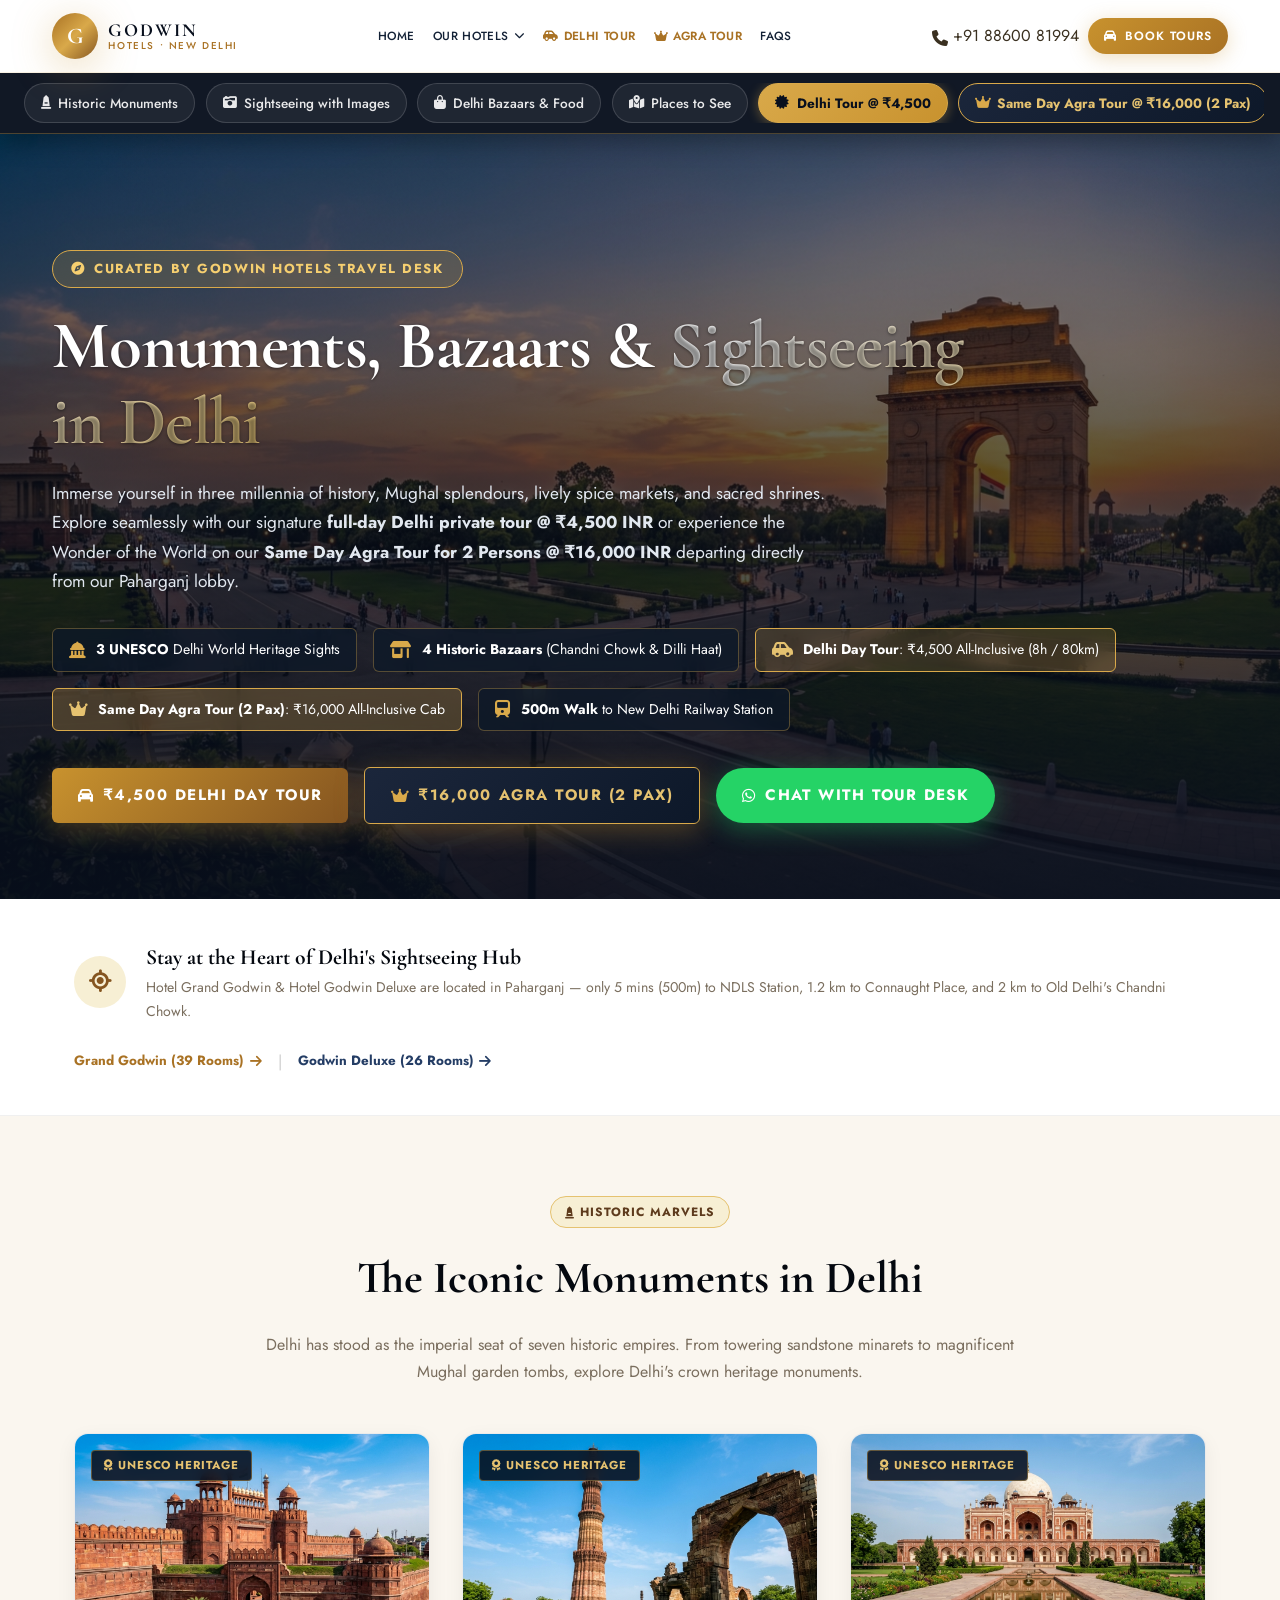
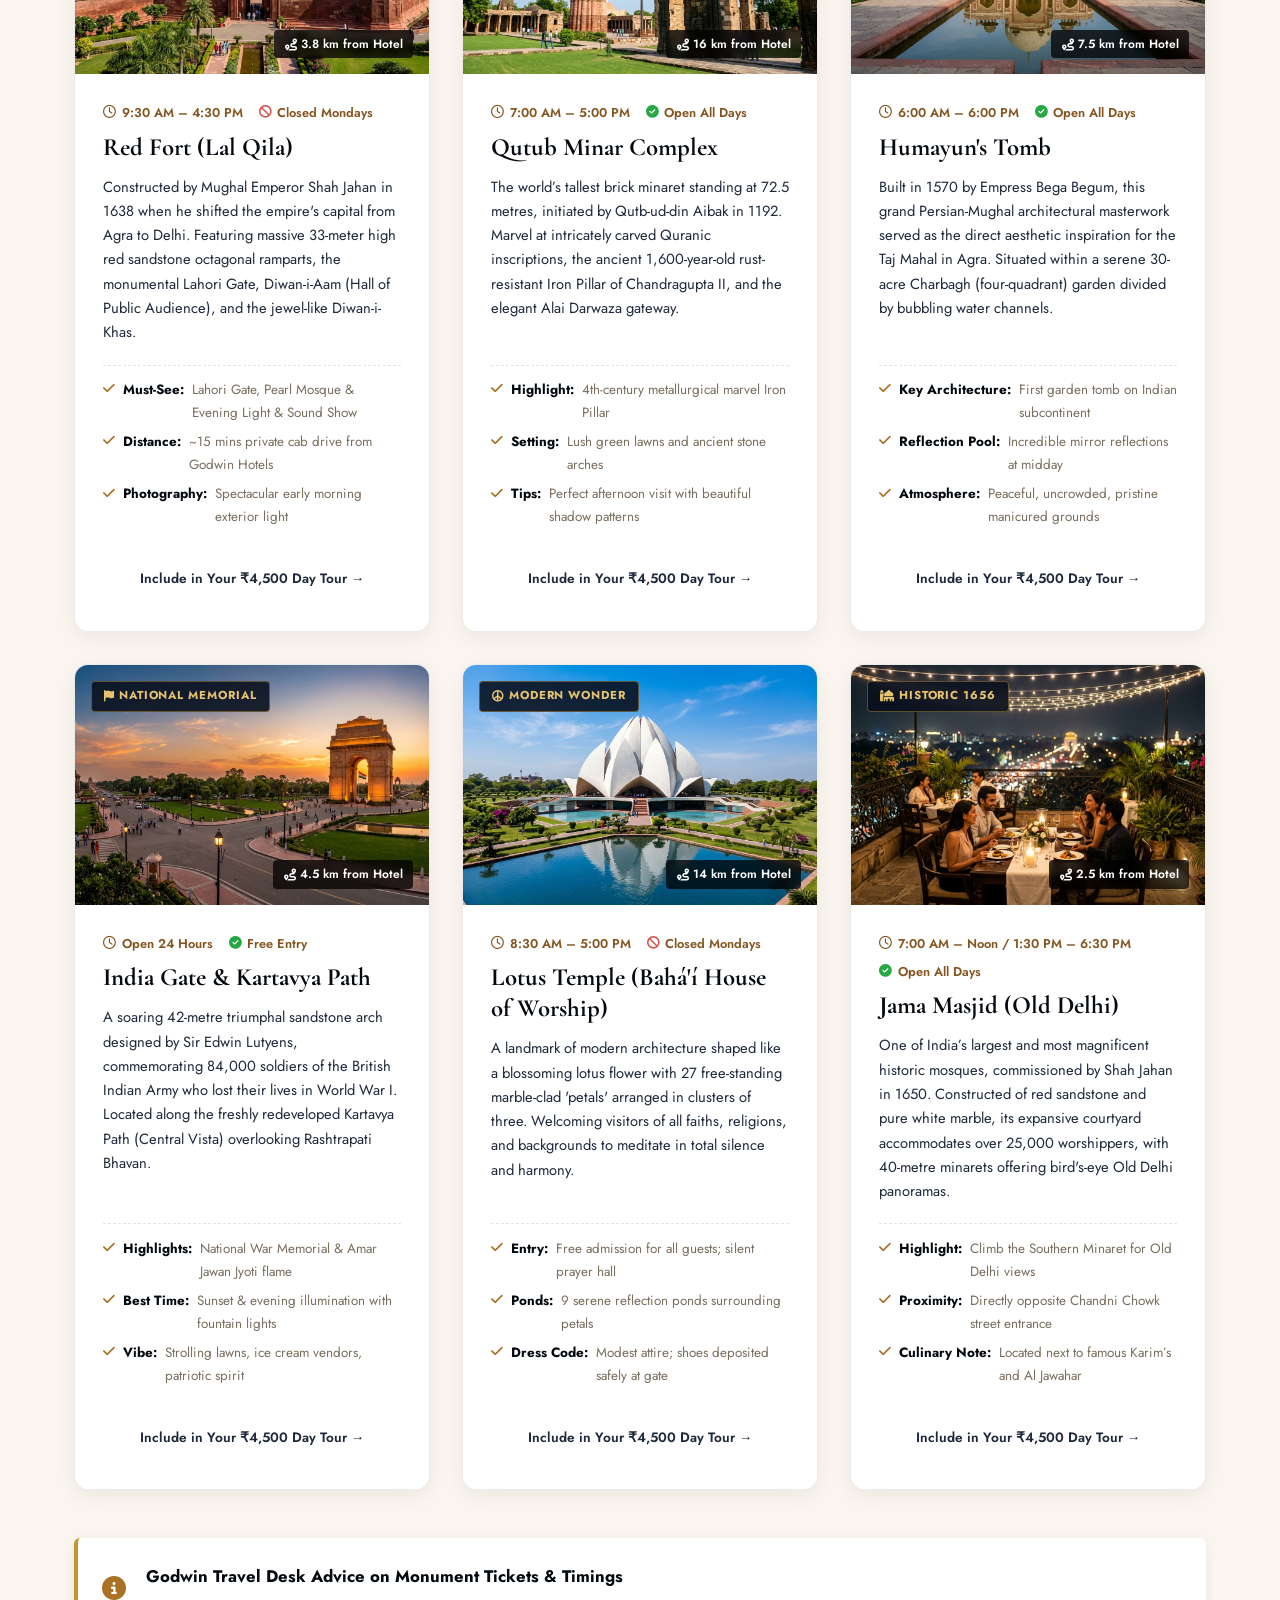
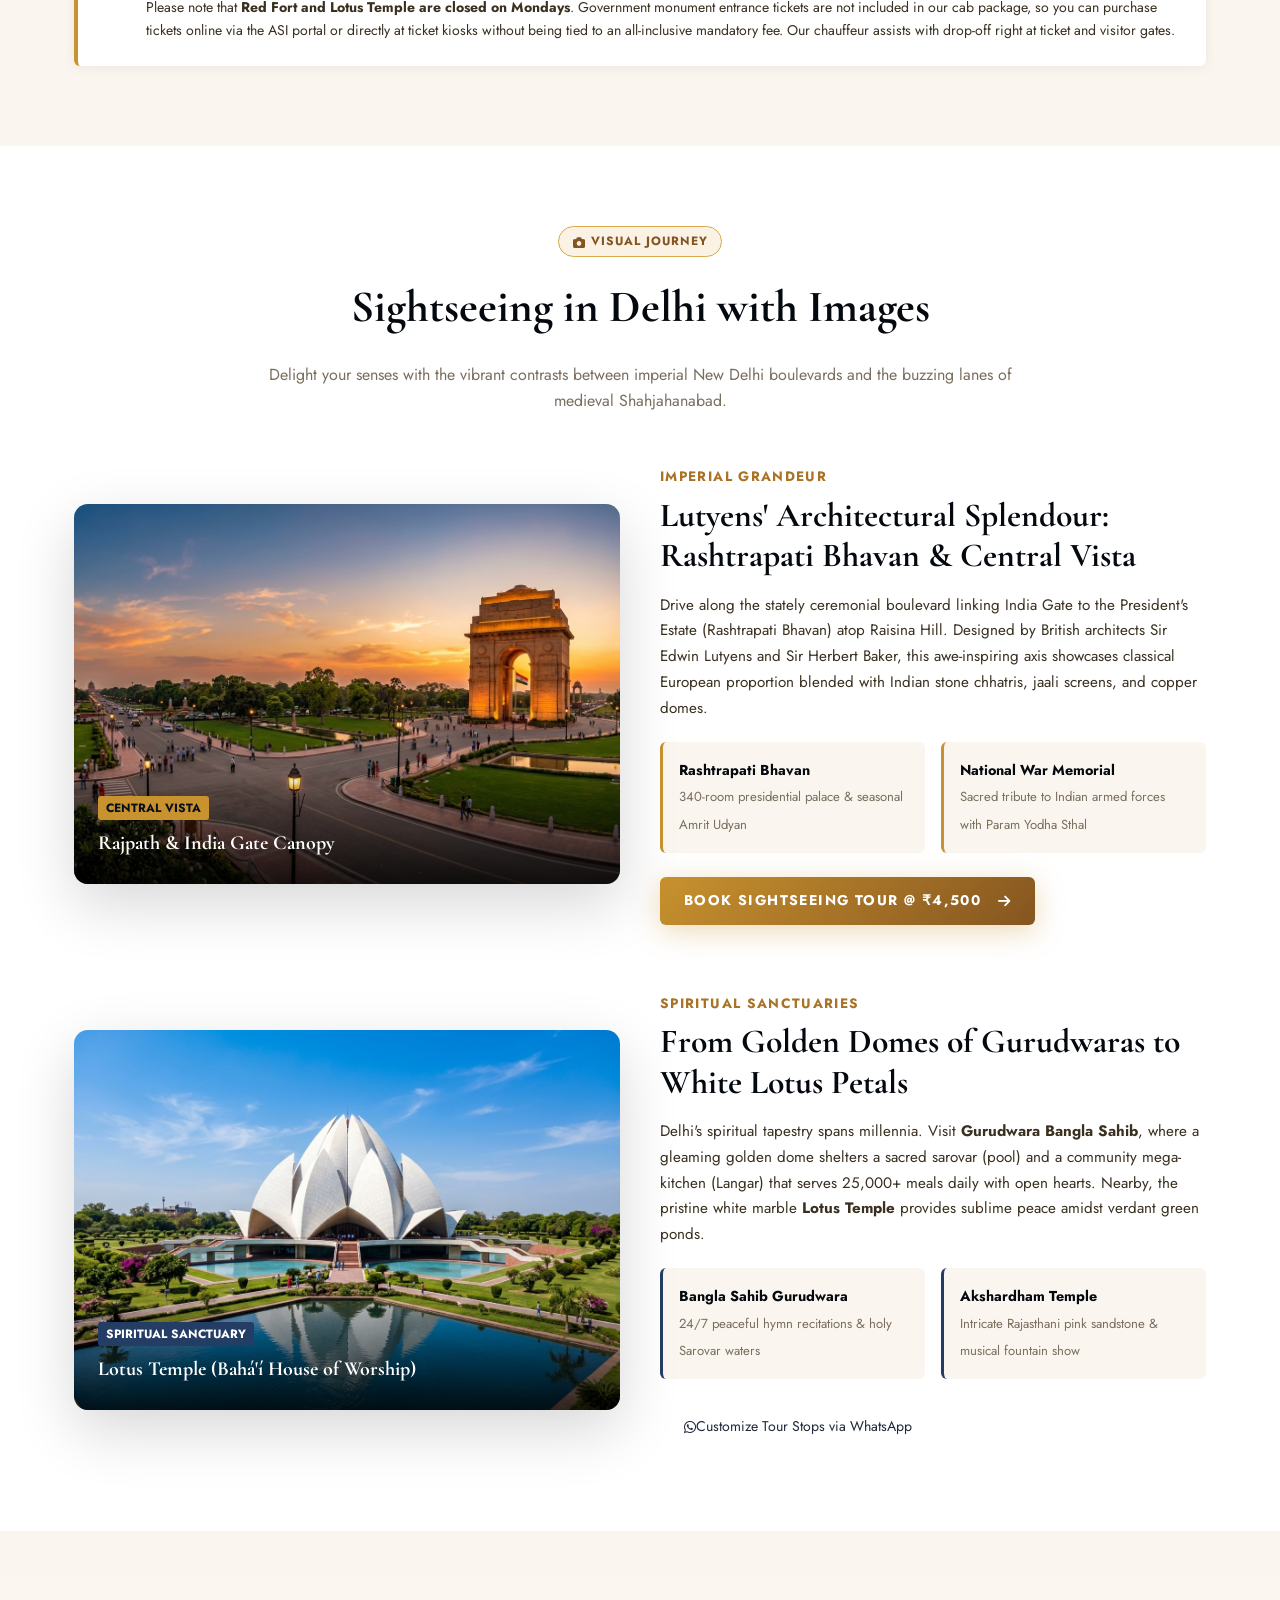
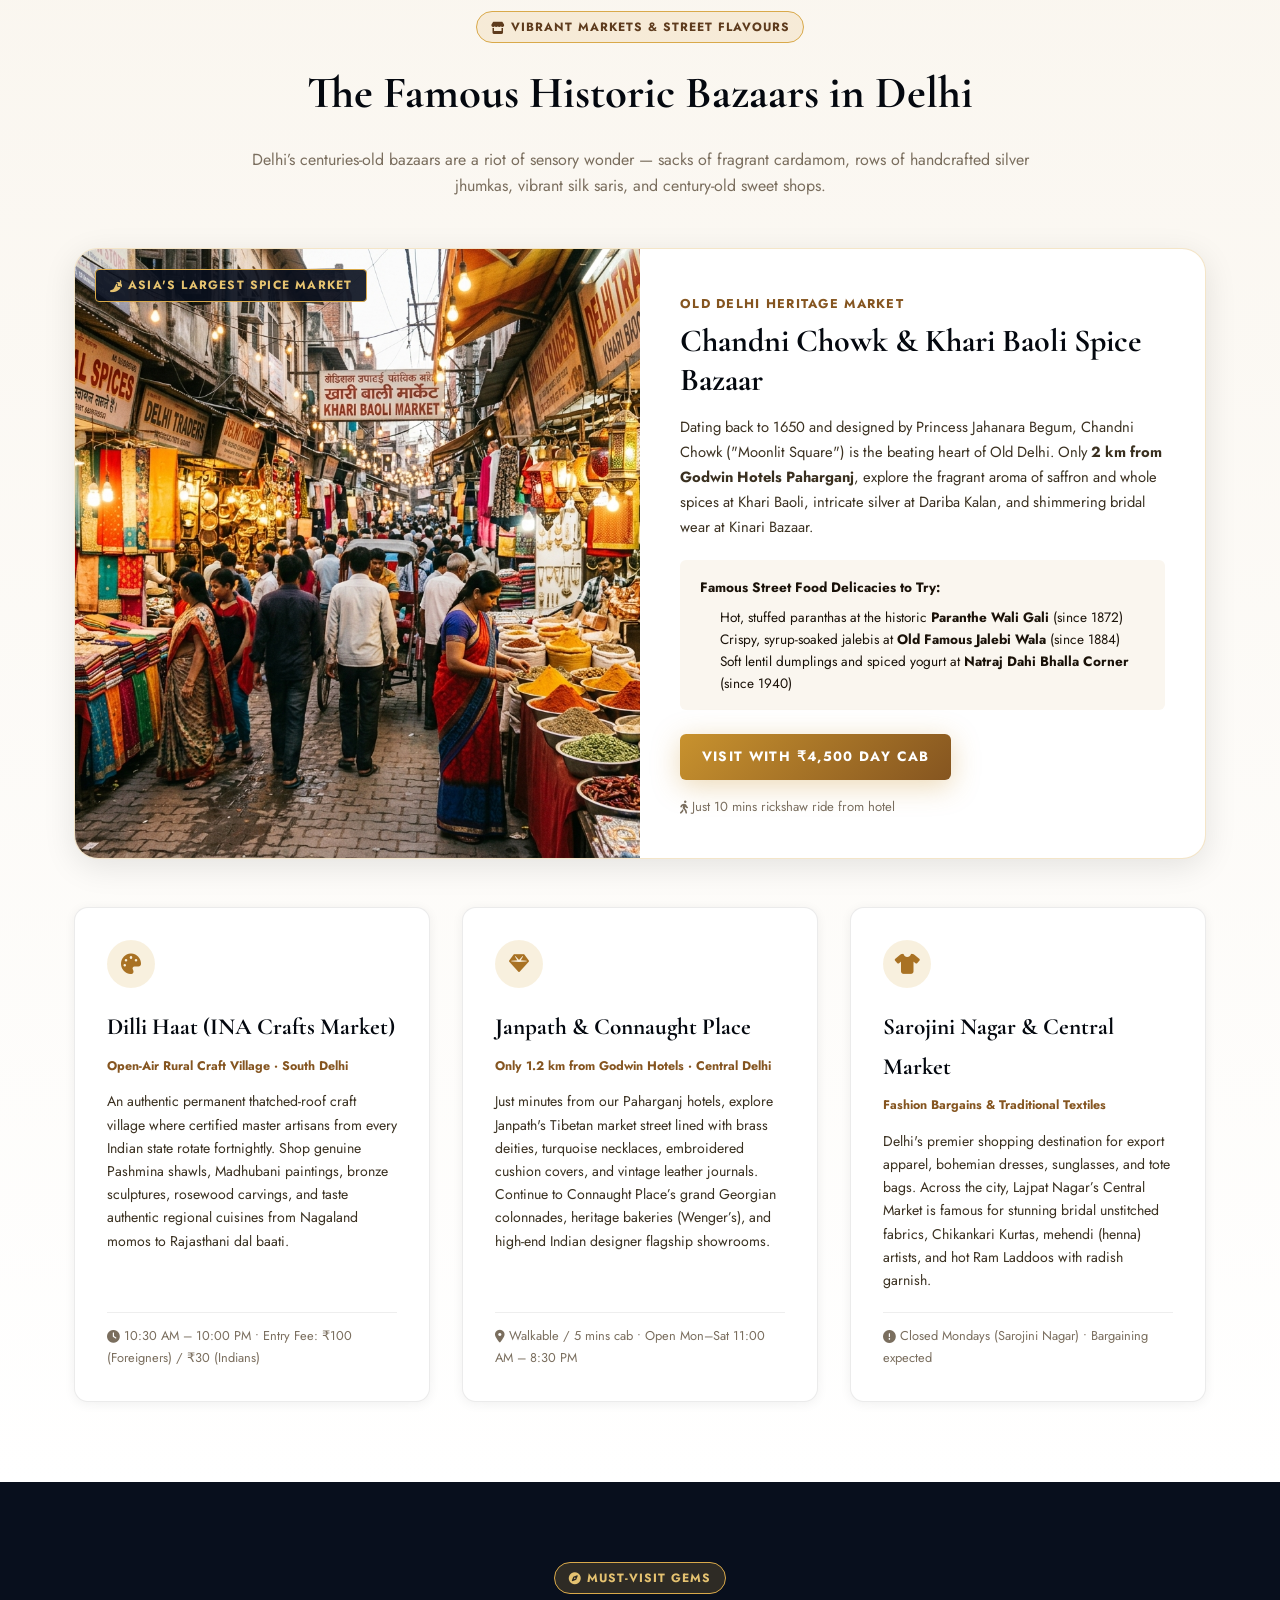
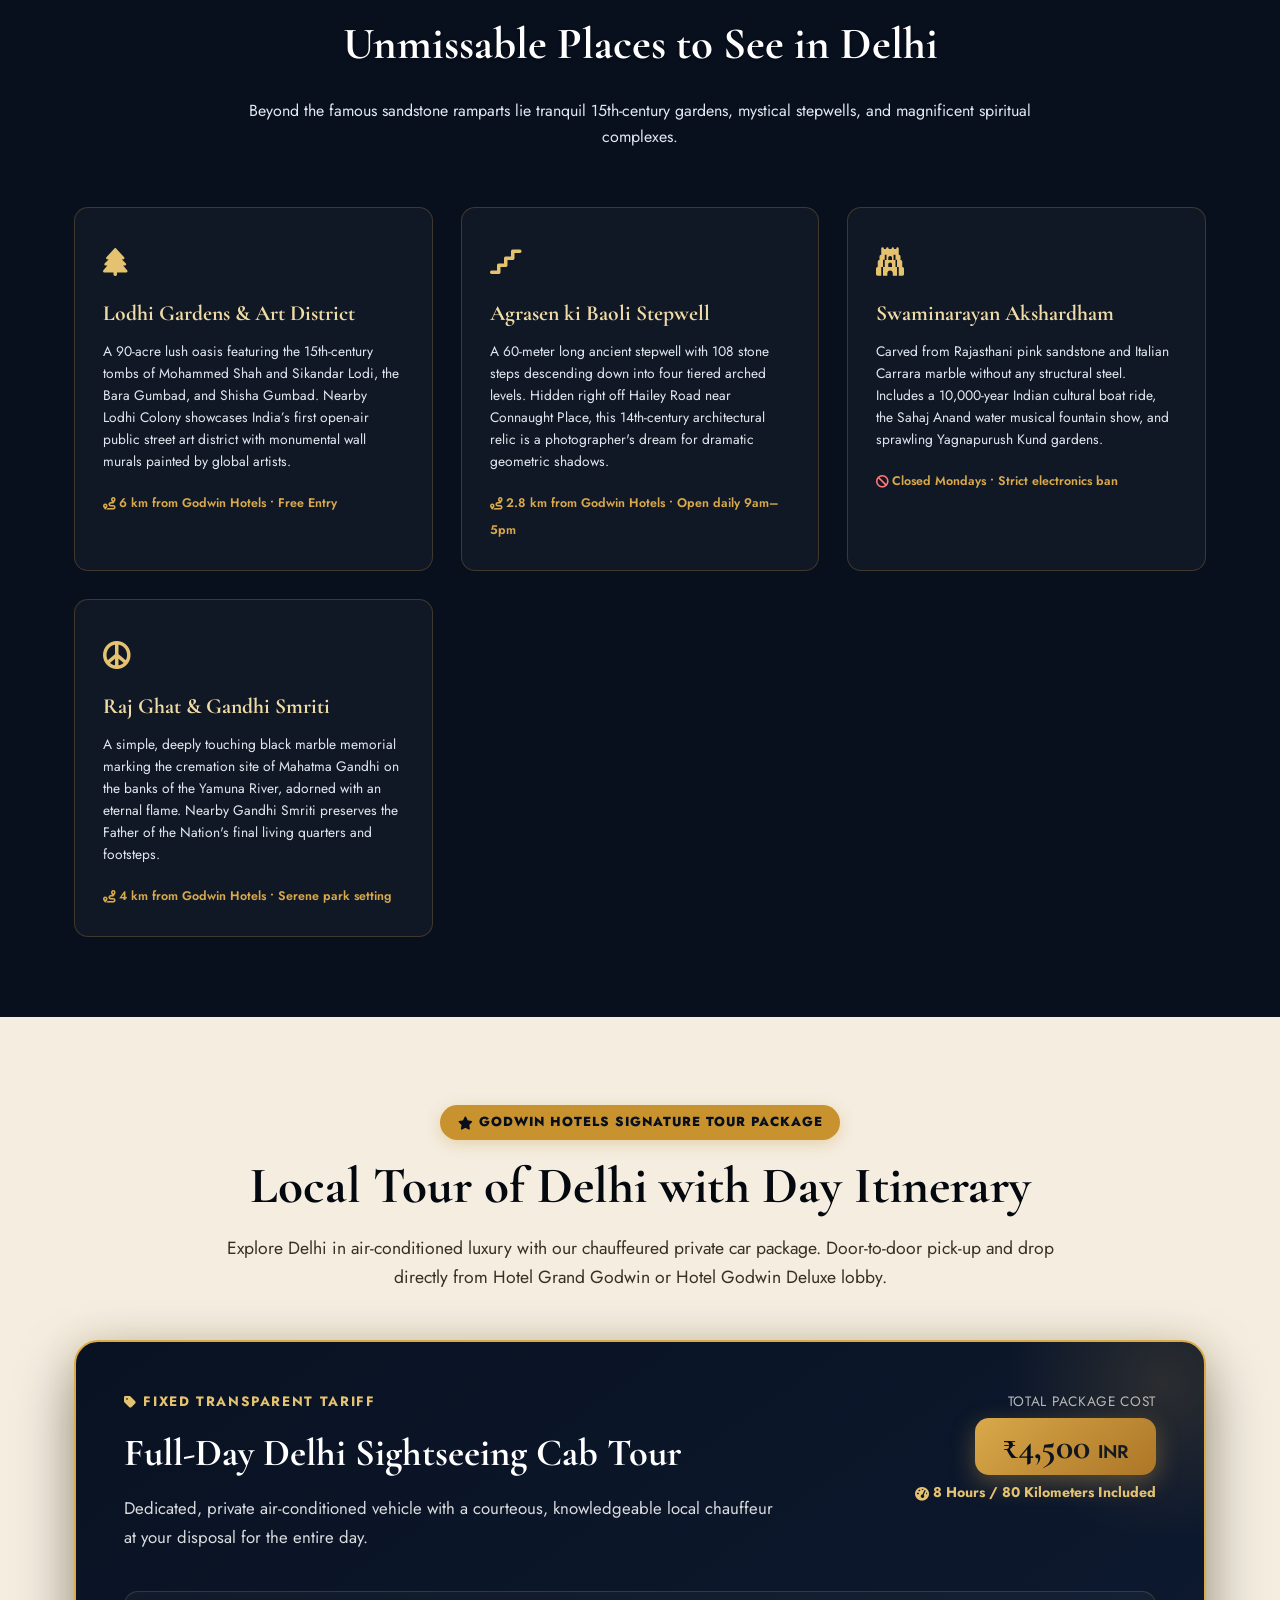
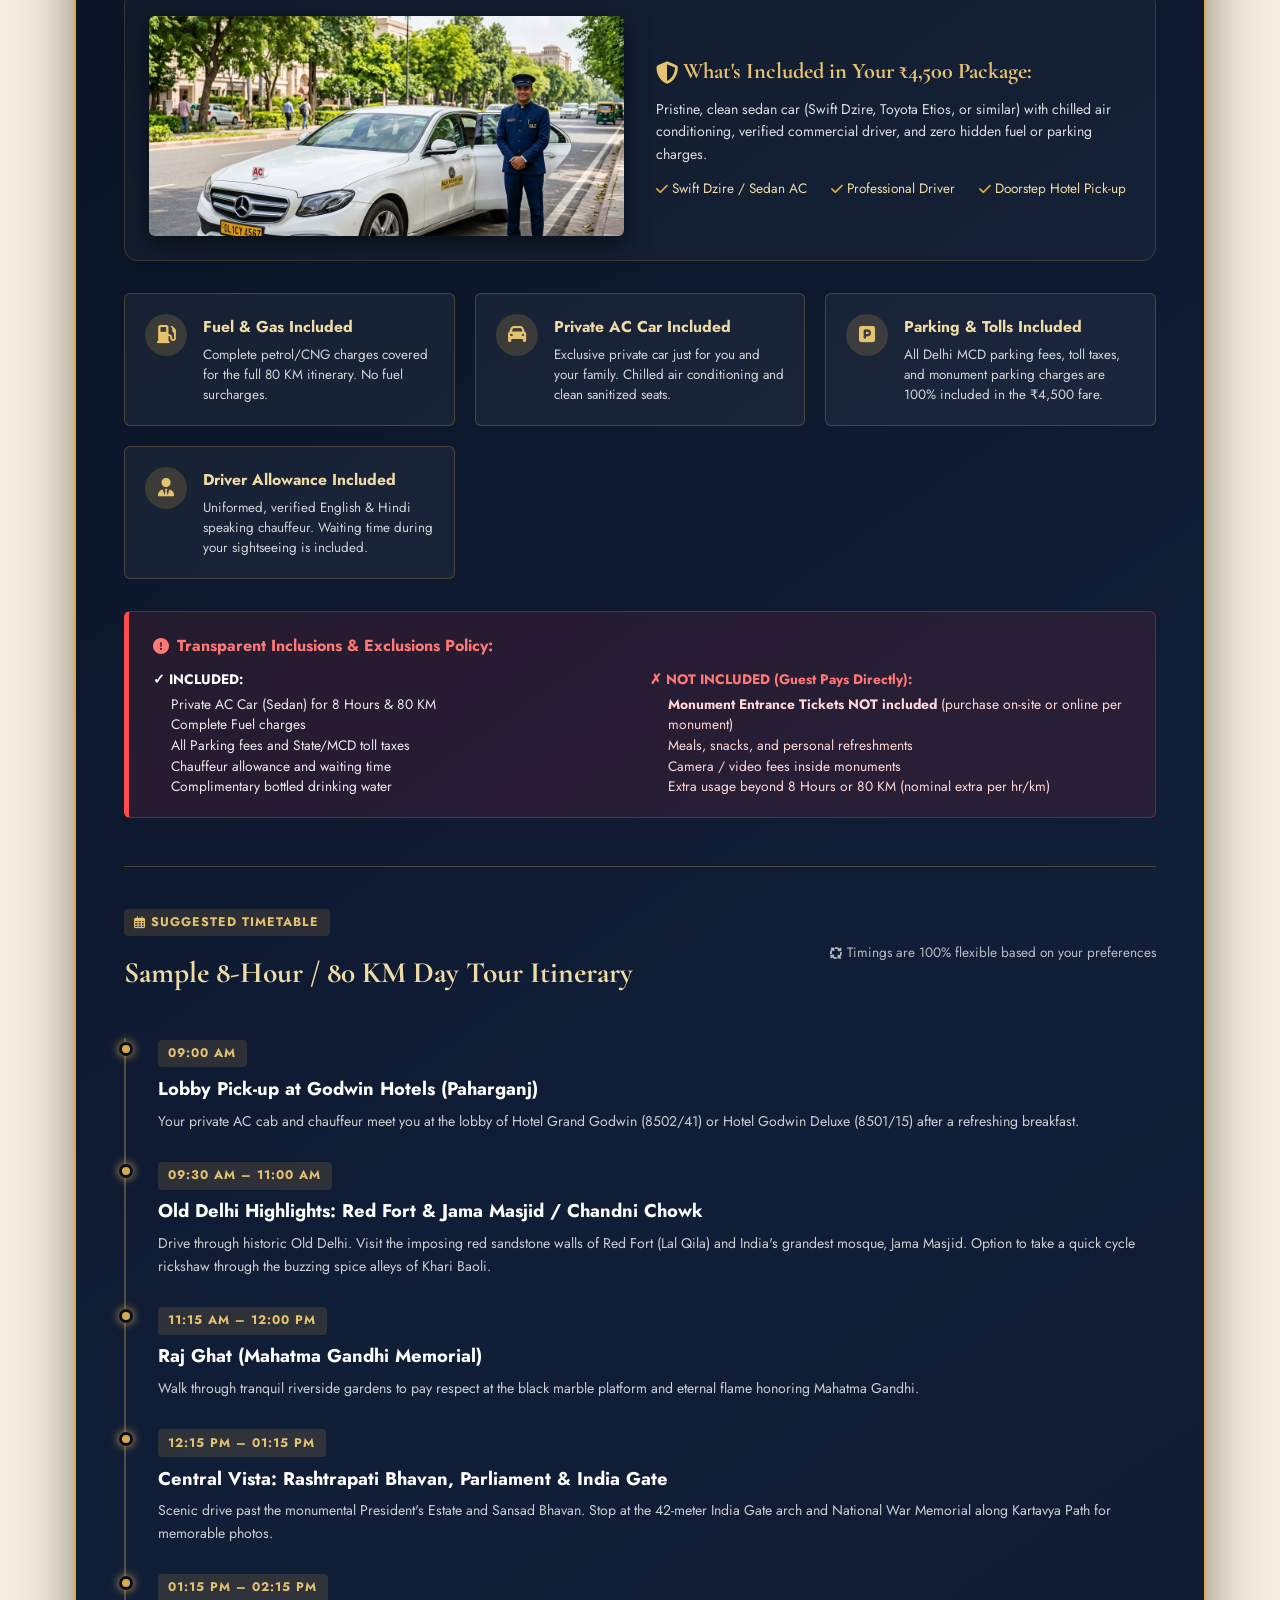
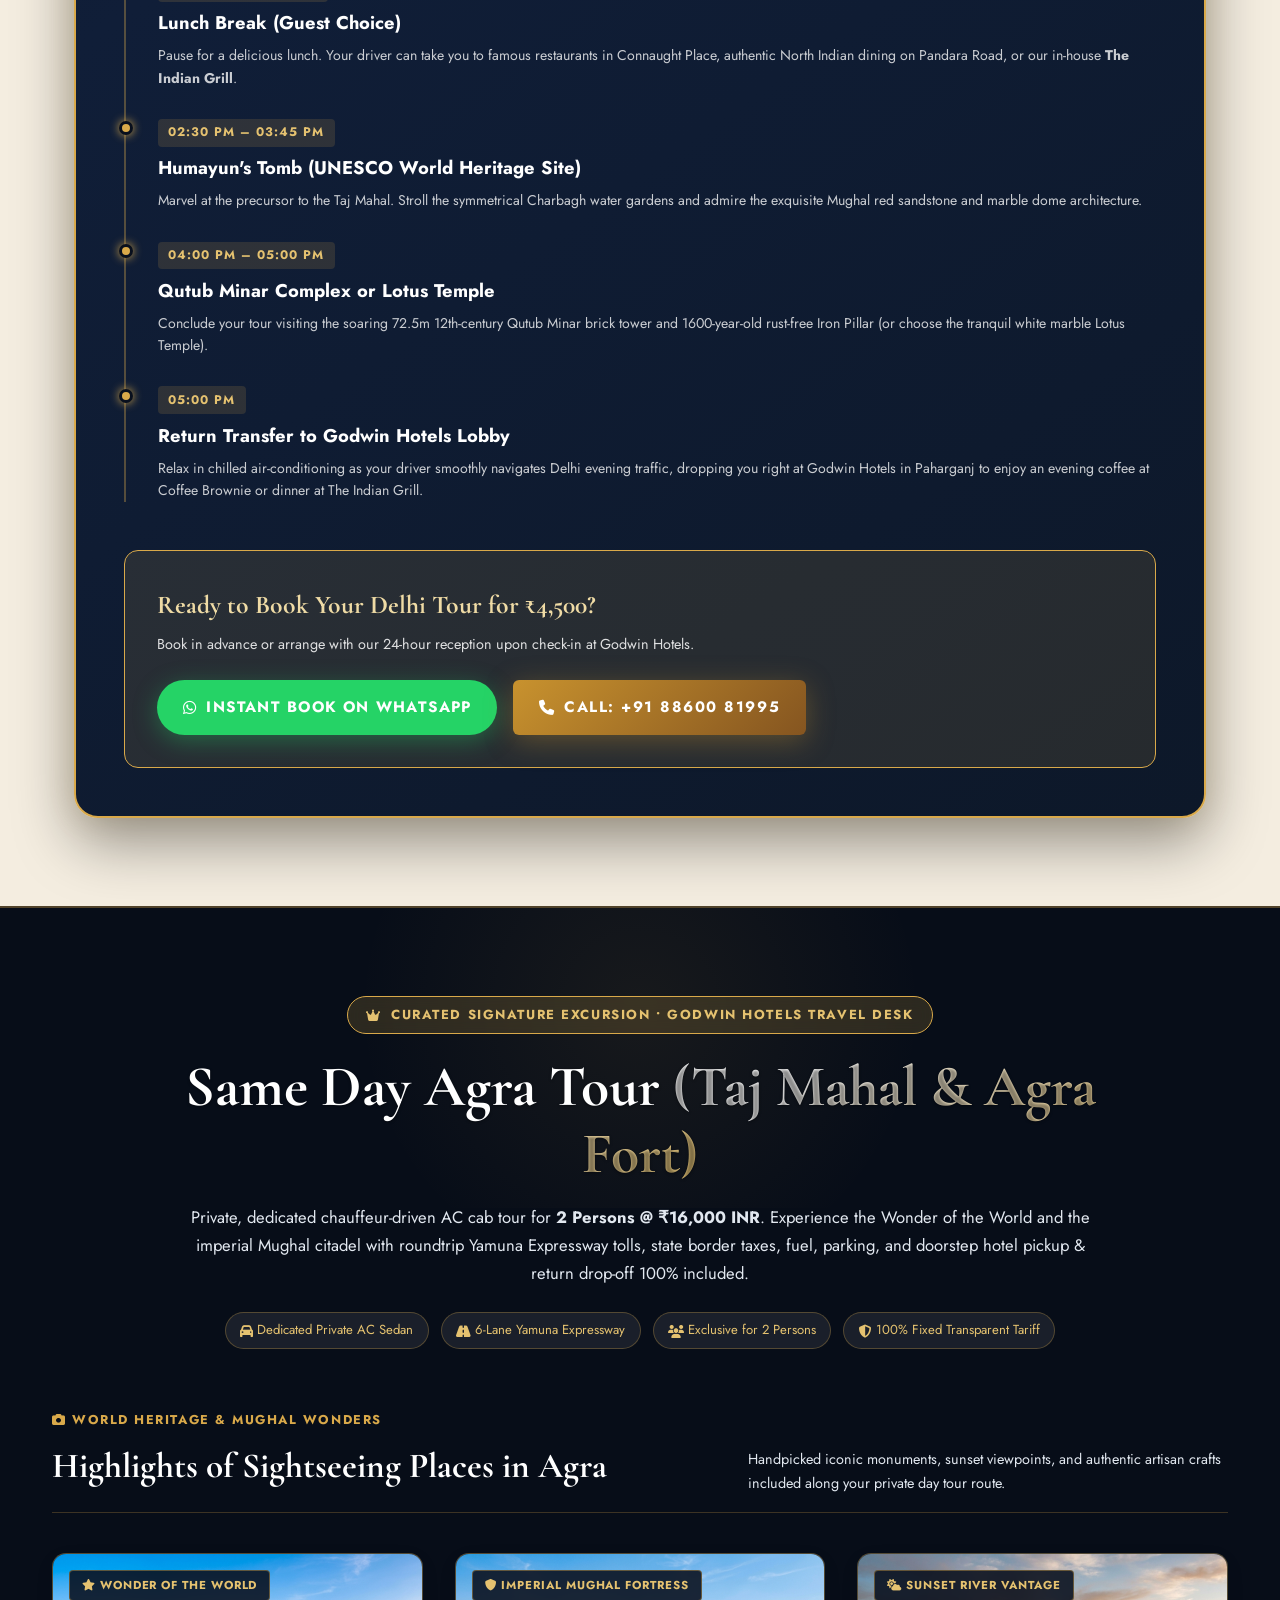
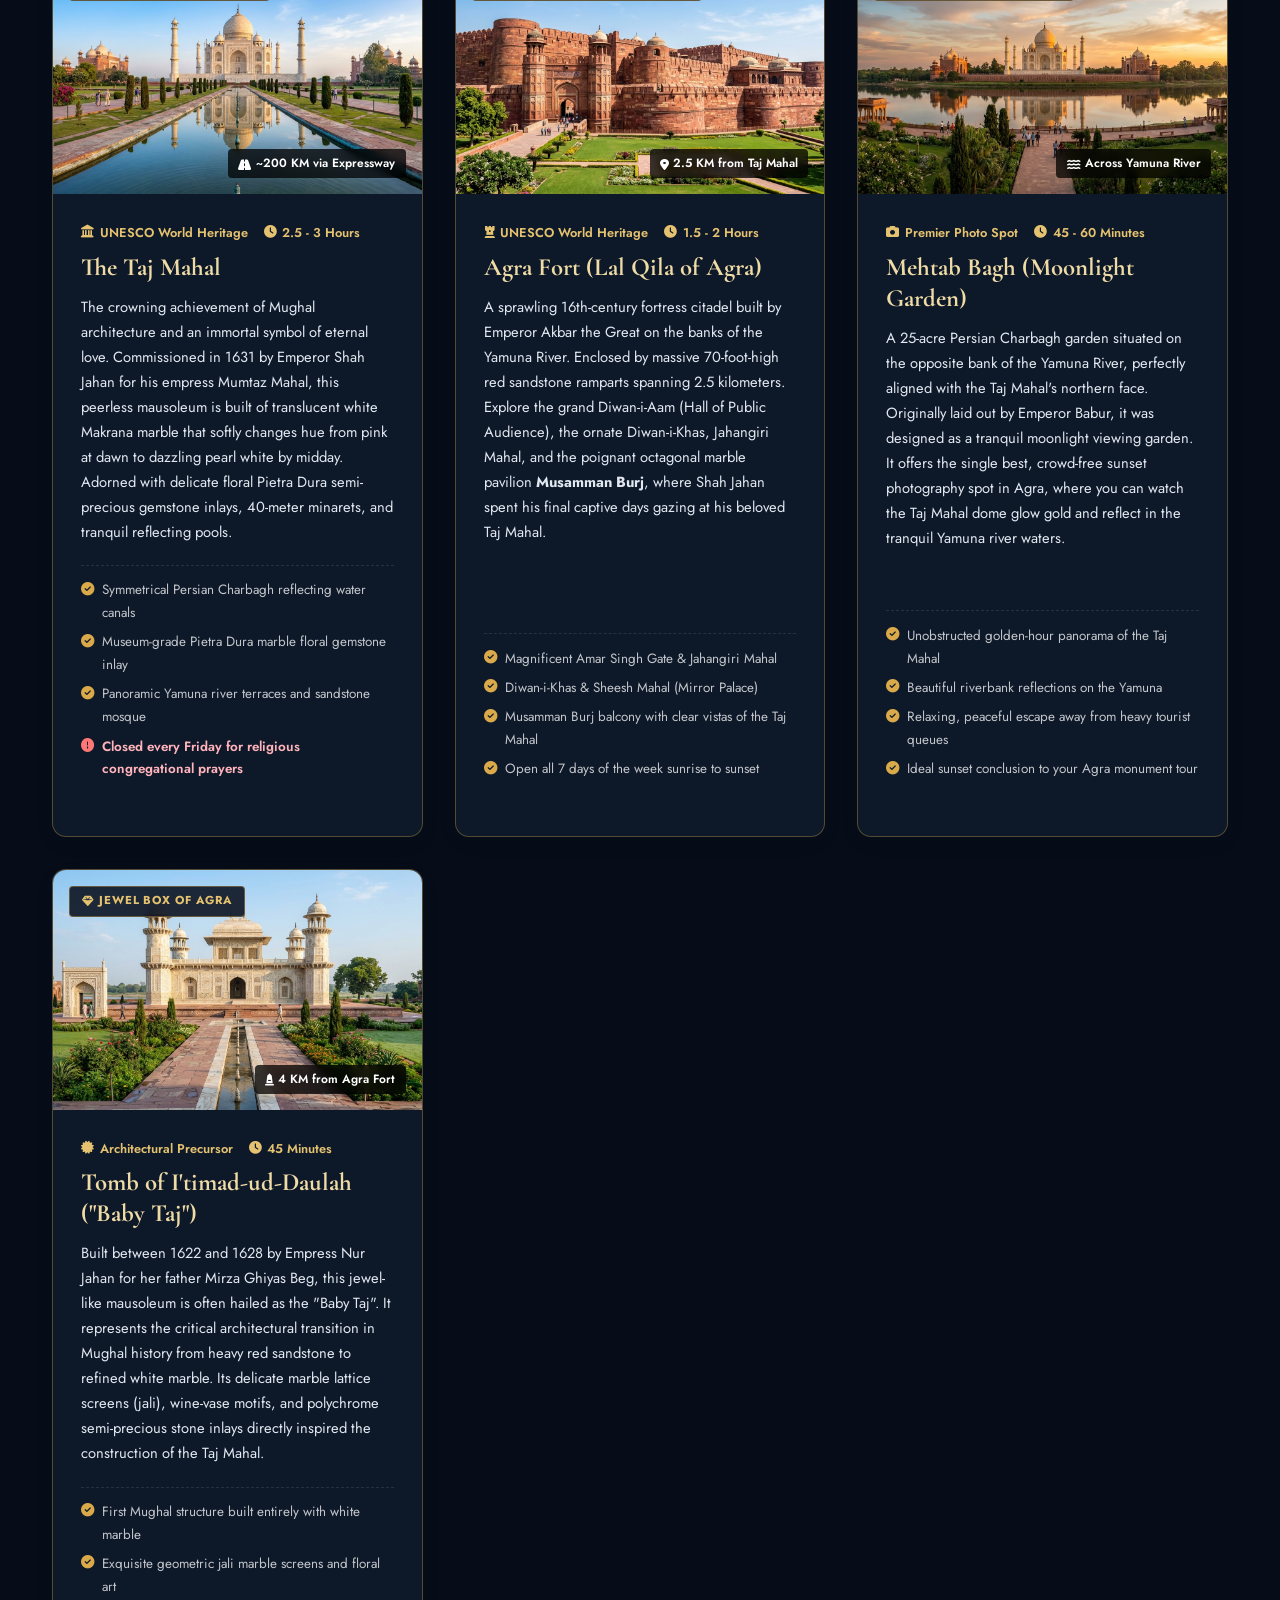
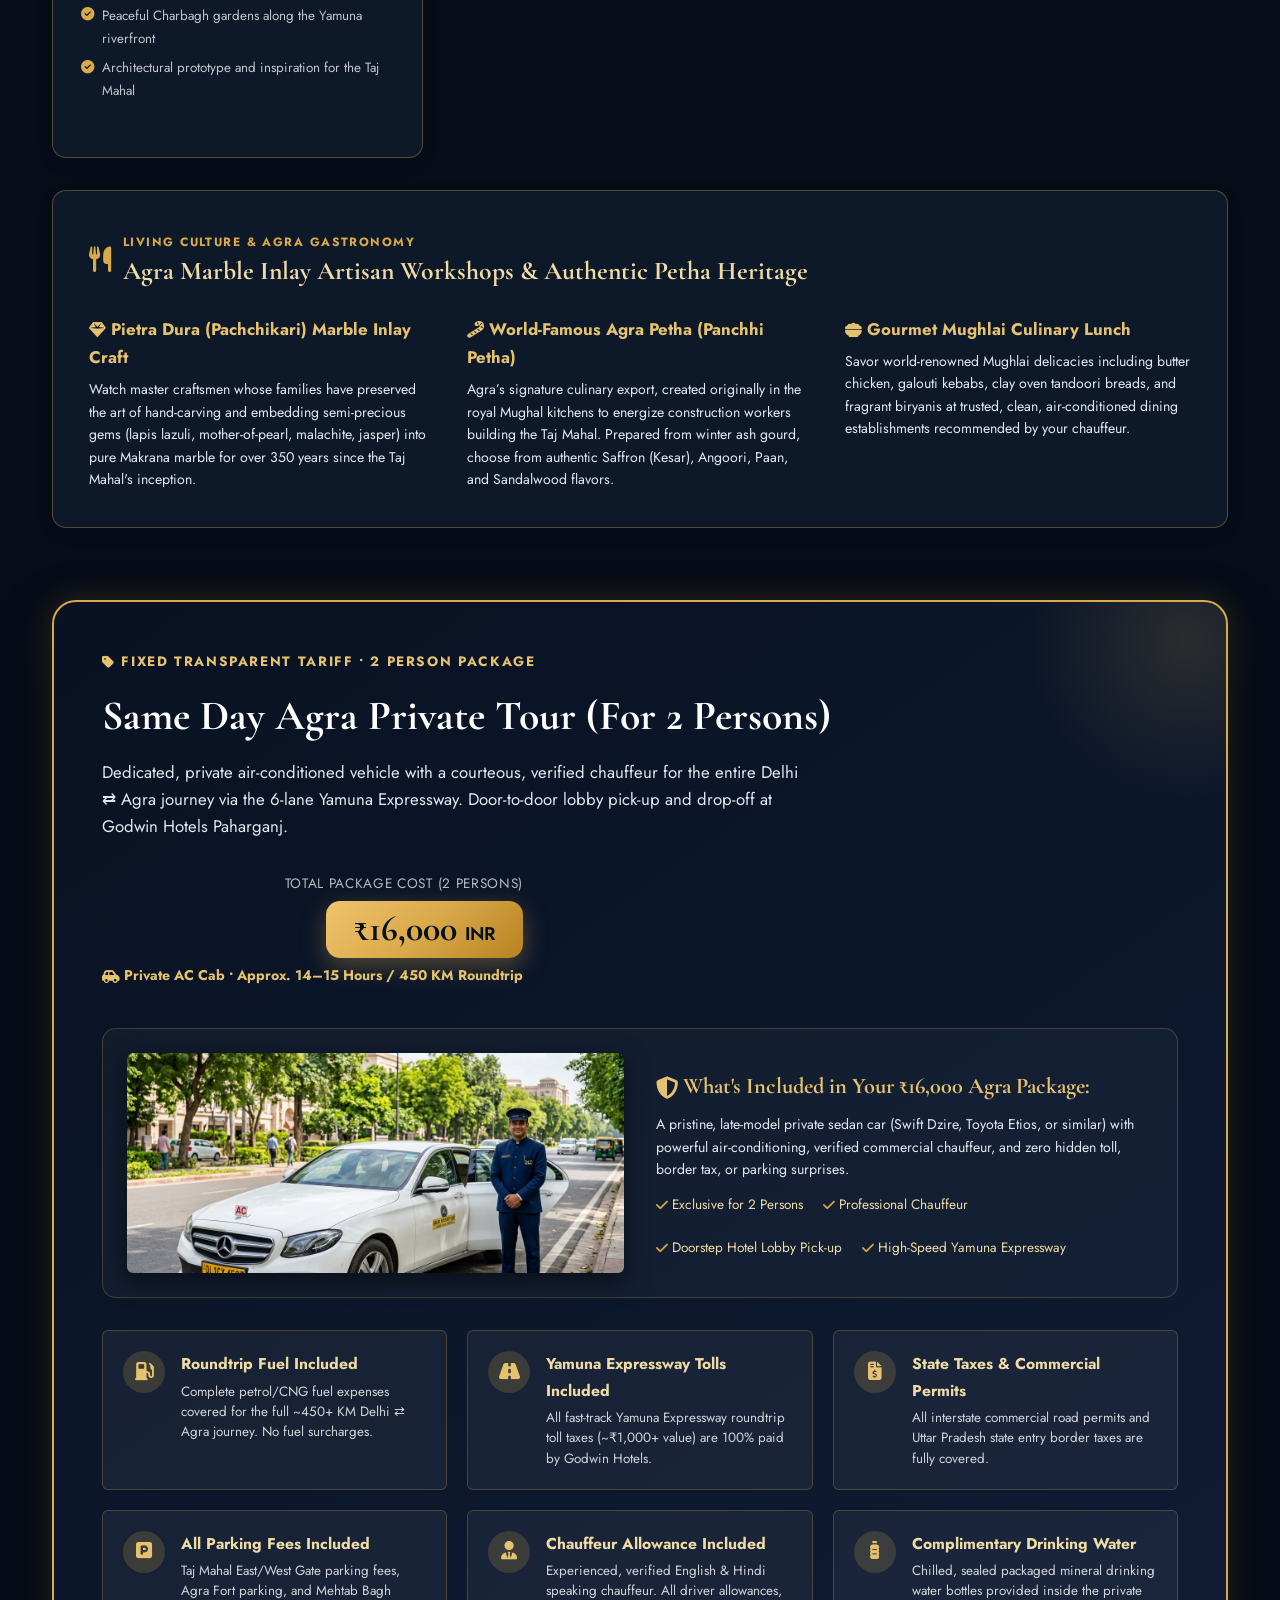
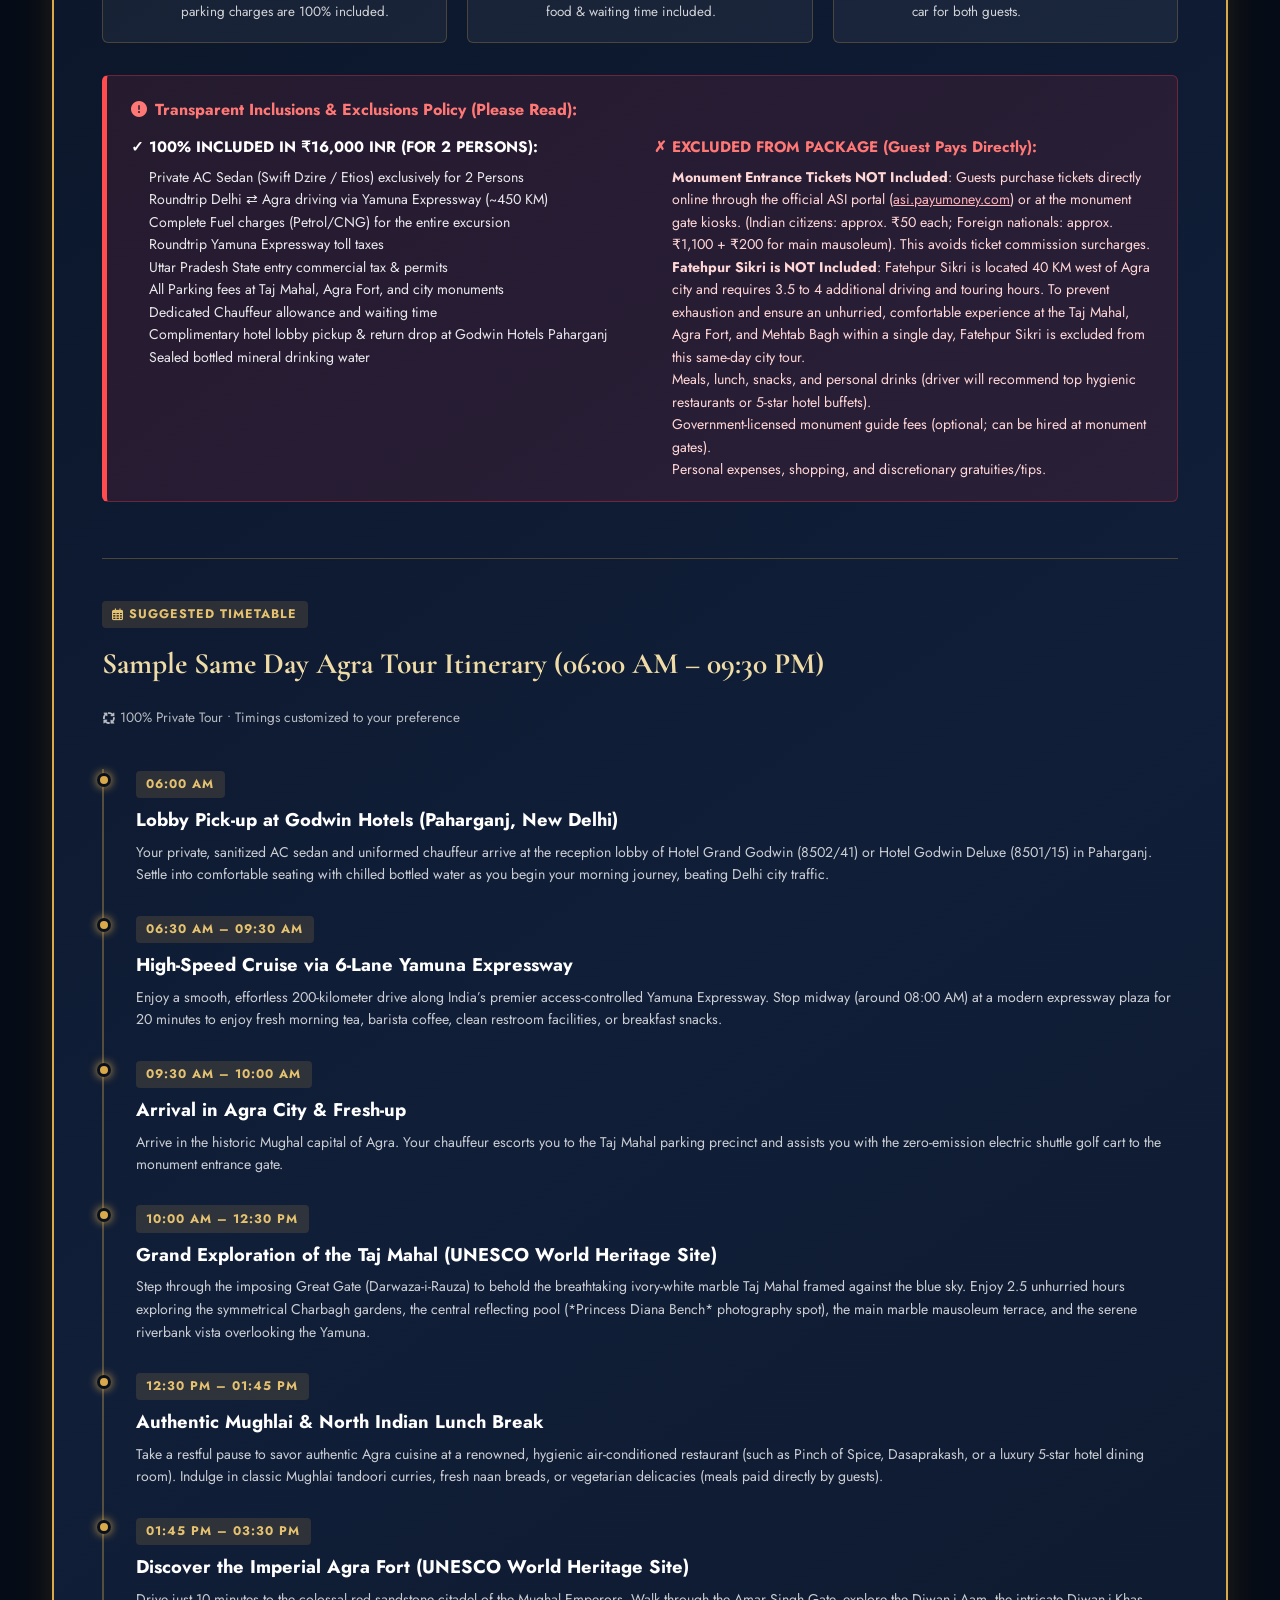
<file: delhi-sightseeing/index.html>
<!DOCTYPE html>
<html lang="en">
<head>
  <!-- Google tag (gtag.js) -->
  <script async src="https://www.googletagmanager.com/gtag/js?id=G-HDG7YBF3ZQ"></script>
  <script>
    window.dataLayer = window.dataLayer || [];
    function gtag(){dataLayer.push(arguments);}
    gtag('js', new Date());

    gtag('config', 'G-HDG7YBF3ZQ');
  </script>

  <meta charset="UTF-8">
  <meta name="viewport" content="width=device-width, initial-scale=1.0, viewport-fit=cover">
  <meta name="theme-color" content="#080f1d">
  <title>Delhi Sightseeing &amp; Same Day Agra Tour (Taj Mahal) | Godwin Hotels Delhi</title>
  <meta name="description" content="Discover top Delhi monuments and book our 1-Day Delhi Tour @ ₹4,500 INR or Same Day Agra Tour for 2 Persons @ ₹16,000 INR (Taj Mahal &amp; Agra Fort) with private AC car, driver, fuel, expressway tolls &amp; parking included. Lobby pickup at Godwin Hotels Paharganj.">
  <meta name="keywords" content="delhi sightseeing, same day agra tour, agra tour from delhi, taj mahal tour 16000, agra tour 2 persons, monuments in delhi, delhi day tour 4500, agra fort, mehtab bagh, godwin hotels travel desk">
  <link rel="canonical" href="https://godwinhotels.com/delhi-sightseeing/">

  <!-- Open Graph / Meta -->
  <meta property="og:type" content="website">
  <meta property="og:title" content="Delhi Sightseeing &amp; Same Day Agra Tour (Taj Mahal &amp; Agra Fort) | Godwin Hotels">
  <meta property="og:description" content="Explore Delhi's historic sights or take our Same Day Agra Tour for 2 Persons @ ₹16,000 INR with private AC car, driver, fuel, Yamuna Expressway tolls, taxes, and parking included.">
  <meta property="og:image" content="../assets/images/taj_mahal.jpg">
  <meta property="og:url" content="https://godwinhotels.com/delhi-sightseeing/">

  <!-- Favicon & Fonts -->
  <link rel="icon" type="image/x-icon" href="../assets/images/favicon.ico">
  <link rel="preconnect" href="https://fonts.googleapis.com">
  <link rel="preconnect" href="https://fonts.gstatic.com" crossorigin>
  <link href="https://fonts.googleapis.com/css2?family=Cormorant+Garamond:ital,wght@0,300;0,400;0,500;0,600;0,700;1,300;1,400;1,600&family=Jost:wght@200;300;400;500;600;700&family=Playfair+Display:ital,wght@0,400;0,700;1,400&display=swap" rel="stylesheet">
  <link rel="stylesheet" href="https://cdnjs.cloudflare.com/ajax/libs/font-awesome/6.5.1/css/all.min.css" integrity="sha512-DTOQO9RWCH3ppGqcWaEA1BIZOC6xxalwEsw9c2QQeAIftl+Vegovlnee1c9QX4TctnWMn13TZye+giMm8e2LwA==" crossorigin="anonymous" referrerpolicy="no-referrer">

  <!-- Core & Dedicated Styles -->
  <link rel="stylesheet" href="../assets/css/style.css">
  <link rel="stylesheet" href="../assets/css/hotel-page.css">
  <!-- Mobile & Beauty Optimization -->
  <link rel="stylesheet" href="../assets/css/mobile-optimize.css">

  <style>
    /* ─── Delhi Sightseeing Specific Page Enhancements ─── */
    .sight-hero {
      position: relative;
      min-height: 85vh;
      display: flex;
      align-items: center;
      background: linear-gradient(180deg, rgba(8, 15, 29, 0.45) 0%, rgba(8, 15, 29, 0.90) 100%),
                  url('../assets/images/delhi_hero.jpg') center/cover no-repeat;
      color: #fff;
      padding: 7rem 0 4.5rem;
    }
    .hero-badge-pill {
      display: inline-flex;
      align-items: center;
      gap: 0.5rem;
      padding: 0.45rem 1.15rem;
      border-radius: 999px;
      background: rgba(217, 169, 74, 0.18);
      border: 1px solid var(--gold-400);
      color: var(--gold-300);
      font-size: 0.82rem;
      font-weight: 700;
      letter-spacing: 0.12em;
      text-transform: uppercase;
      margin-bottom: 1.25rem;
      backdrop-filter: blur(8px);
    }
    .hero-title {
      font-family: var(--font-display);
      font-size: clamp(2.5rem, 5.5vw, 4.2rem);
      line-height: 1.12;
      font-weight: 700;
      color: #fff;
      margin-bottom: 1.25rem;
      max-width: 950px;
    }
    .hero-title span {
      background: linear-gradient(135deg, #fff 20%, var(--gold-300) 100%);
      -webkit-background-clip: text;
      -webkit-text-fill-color: transparent;
    }
    .hero-lead {
      font-size: clamp(1rem, 1.35vw, 1.25rem);
      color: rgba(255, 255, 255, 0.88);
      max-width: 780px;
      line-height: 1.65;
      margin-bottom: 2rem;
    }
    .hero-badges-grid {
      display: flex;
      flex-wrap: wrap;
      gap: 1rem;
      margin-bottom: 2.25rem;
    }
    .hero-badge-item {
      display: flex;
      align-items: center;
      gap: 0.65rem;
      background: rgba(13, 24, 41, 0.75);
      border: 1px solid rgba(217, 169, 74, 0.35);
      border-radius: var(--radius-sm);
      padding: 0.55rem 1rem;
      font-size: 0.88rem;
      color: #fff;
      backdrop-filter: blur(10px);
    }
    .hero-badge-item i {
      color: var(--gold-400);
      font-size: 1.05rem;
    }

    /* Sub-nav quick pill links */
    .quick-jump-nav {
      position: sticky;
      top: 72px;
      z-index: 99;
      background: rgba(8, 15, 29, 0.96);
      border-bottom: 1px solid rgba(217, 169, 74, 0.3);
      padding: 0.65rem 0;
      backdrop-filter: blur(12px);
      -webkit-backdrop-filter: blur(12px);
      box-shadow: 0 8px 24px rgba(0,0,0,0.3);
      width: 100%;
      max-width: 100%;
      overflow: hidden;
    }
    .quick-jump-nav .container-wide {
      width: 100%;
      max-width: 100%;
      padding: 0 1rem;
      overflow: hidden;
    }
    .quick-jump-inner {
      display: flex;
      align-items: center;
      gap: 0.65rem;
      overflow-x: auto;
      white-space: nowrap;
      -webkit-overflow-scrolling: touch;
      scrollbar-width: none;
      -ms-overflow-style: none;
      padding: 0 0.5rem;
      width: 100%;
      max-width: 100%;
    }
    .quick-jump-inner::-webkit-scrollbar { display: none; }
    .jump-pill {
      display: inline-flex;
      align-items: center;
      gap: 0.45rem;
      padding: 0.45rem 1rem;
      border-radius: 999px;
      background: rgba(255, 255, 255, 0.06);
      border: 1px solid rgba(255, 255, 255, 0.15);
      color: rgba(255, 255, 255, 0.9);
      font-size: 0.85rem;
      font-weight: 500;
      transition: all 0.25s ease;
      touch-action: manipulation;
    }
    .jump-pill:hover, .jump-pill.active {
      background: var(--gold-500);
      border-color: var(--gold-400);
      color: #080f1d;
      font-weight: 700;
    }
    .jump-pill.tour-highlight {
      background: linear-gradient(135deg, #d9a94a 0%, #c8922e 100%);
      color: #080f1d;
      font-weight: 700;
      box-shadow: 0 2px 12px rgba(217, 169, 74, 0.4);
    }

    /* Cards grid */
    .sight-grid {
      display: grid;
      grid-template-columns: repeat(auto-fit, minmax(min(100%, 350px), 1fr));
      gap: 2rem;
      margin-top: 2.5rem;
    }
    @media (max-width: 640px) {
      .sight-grid { grid-template-columns: 1fr; gap: 1.5rem; }
    }
    .sight-card {
      background: #ffffff;
      border-radius: var(--radius-md);
      overflow: hidden;
      border: 1px solid rgba(0, 0, 0, 0.08);
      box-shadow: 0 6px 20px rgba(0, 0, 0, 0.06);
      display: flex;
      flex-direction: column;
      transition: transform 0.3s ease, box-shadow 0.3s ease;
    }
    .sight-card:hover {
      transform: translateY(-6px);
      box-shadow: 0 16px 36px rgba(0, 0, 0, 0.14);
    }
    .sight-card-media {
      position: relative;
      height: 240px;
      overflow: hidden;
      background: var(--navy-900);
    }
    .sight-card-media img {
      width: 100%;
      height: 100%;
      object-fit: cover;
      transition: transform 0.5s ease;
    }
    .sight-card:hover .sight-card-media img {
      transform: scale(1.05);
    }
    .sight-tag {
      position: absolute;
      top: 1rem;
      left: 1rem;
      background: rgba(8, 15, 29, 0.88);
      color: var(--gold-300);
      font-size: 0.72rem;
      font-weight: 700;
      letter-spacing: 0.08em;
      text-transform: uppercase;
      padding: 0.3rem 0.75rem;
      border-radius: 4px;
      border: 1px solid rgba(217, 169, 74, 0.4);
      backdrop-filter: blur(6px);
    }
    .sight-distance {
      position: absolute;
      bottom: 1rem;
      right: 1rem;
      background: rgba(0, 0, 0, 0.75);
      color: #fff;
      font-size: 0.75rem;
      font-weight: 600;
      padding: 0.25rem 0.65rem;
      border-radius: 4px;
      backdrop-filter: blur(4px);
    }
    .sight-card-body {
      padding: 1.75rem;
      display: flex;
      flex-direction: column;
      flex-grow: 1;
    }
    .sight-meta {
      display: flex;
      align-items: center;
      flex-wrap: wrap;
      gap: 0.4rem 1rem;
      font-size: 0.8rem;
      color: var(--gold-700);
      font-weight: 600;
      margin-bottom: 0.5rem;
    }
    .sight-meta span {
      white-space: nowrap;
      display: inline-flex;
      align-items: center;
      gap: 0.35rem;
    }
    .sight-card-title {
      font-family: var(--font-display);
      font-size: 1.55rem;
      color: var(--navy-950);
      font-weight: 700;
      margin-bottom: 0.75rem;
      line-height: 1.25;
    }
    .sight-card-desc {
      font-size: 0.92rem;
      color: var(--text-body);
      line-height: 1.65;
      margin-bottom: 1.25rem;
      flex-grow: 1;
    }
    .sight-features-list {
      list-style: none;
      padding: 0;
      margin: 0 0 1.25rem;
      font-size: 0.84rem;
      color: var(--text-muted);
      border-top: 1px dashed rgba(0,0,0,0.1);
      padding-top: 0.85rem;
    }
    .sight-features-list li {
      margin-bottom: 0.4rem;
      display: flex;
      align-items: flex-start;
      gap: 0.5rem;
    }
    .sight-features-list li strong {
      white-space: nowrap;
      color: var(--navy-950);
    }
    .sight-features-list li i {
      color: var(--gold-600);
      margin-top: 0.2rem;
    }

    /* ─── Tour Itinerary Featured Showcase Card ─── */
    .tour-package-hero {
      background: linear-gradient(145deg, #091222 0%, #101e38 55%, #0d1829 100%);
      border: 2px solid var(--gold-400);
      border-radius: var(--radius-lg);
      padding: 3rem;
      color: #fff;
      box-shadow: 0 24px 60px rgba(0, 0, 0, 0.4), 0 0 30px rgba(217, 169, 74, 0.2);
      position: relative;
      overflow: hidden;
      margin-top: 3rem;
    }
    .tour-package-hero::before {
      content: "";
      position: absolute;
      top: -120px;
      right: -120px;
      width: 320px;
      height: 320px;
      background: radial-gradient(circle, rgba(217, 169, 74, 0.15) 0%, transparent 70%);
      border-radius: 50%;
      pointer-events: none;
    }
    .tour-price-badge {
      display: inline-block;
      background: linear-gradient(135deg, var(--gold-400) 0%, var(--gold-600) 100%);
      color: #080f1d;
      font-family: var(--font-display);
      font-size: 2.25rem;
      font-weight: 800;
      padding: 0.65rem 1.75rem;
      border-radius: var(--radius-md);
      box-shadow: 0 8px 24px rgba(217, 169, 74, 0.35);
      line-height: 1;
    }
    .tour-inclusions-grid {
      display: grid;
      grid-template-columns: repeat(auto-fit, minmax(min(100%, 260px), 1fr));
      gap: 1.25rem;
      margin: 2rem 0;
    }
    .inclusion-box {
      background: rgba(255, 255, 255, 0.05);
      border: 1px solid rgba(217, 169, 74, 0.25);
      border-radius: var(--radius-sm);
      padding: 1.25rem;
      display: flex;
      gap: 1rem;
      align-items: flex-start;
    }
    .inclusion-icon {
      width: 42px;
      height: 42px;
      min-width: 42px;
      border-radius: 50%;
      background: rgba(217, 169, 74, 0.18);
      display: flex;
      align-items: center;
      justify-content: center;
      color: var(--gold-300);
      font-size: 1.15rem;
    }
    .inclusion-title {
      font-size: 0.98rem;
      font-weight: 700;
      color: var(--gold-200);
      margin-bottom: 0.25rem;
    }
    .inclusion-desc {
      font-size: 0.84rem;
      color: rgba(255, 255, 255, 0.8);
      line-height: 1.5;
    }

    /* Exclusion Callout Alert */
    .exclusion-callout {
      background: rgba(220, 53, 69, 0.12);
      border: 1px solid rgba(220, 53, 69, 0.4);
      border-left: 5px solid #ff4d4f;
      border-radius: var(--radius-sm);
      padding: 1.25rem 1.5rem;
      margin: 1.75rem 0;
      color: #ffd6d6;
    }
    .exclusion-callout h5 {
      color: #ff7875;
      font-size: 1rem;
      font-weight: 700;
      margin-bottom: 0.35rem;
      display: flex;
      align-items: center;
      gap: 0.5rem;
    }

    /* Hour by Hour Timeline */
    .timeline-wrap {
      position: relative;
      margin: 2.5rem 0 1rem;
      padding-left: 2rem;
      border-left: 2px solid rgba(217, 169, 74, 0.35);
    }
    .timeline-node {
      position: relative;
      margin-bottom: 1.75rem;
    }
    .timeline-node::before {
      content: "";
      position: absolute;
      left: -2rem;
      top: 0.25rem;
      width: 14px;
      height: 14px;
      border-radius: 50%;
      background: var(--gold-400);
      border: 3px solid #080f1d;
      transform: translateX(-50%);
      box-shadow: 0 0 10px var(--gold-400);
    }
    .timeline-time {
      display: inline-block;
      font-size: 0.78rem;
      font-weight: 700;
      letter-spacing: 0.08em;
      text-transform: uppercase;
      color: var(--gold-300);
      background: rgba(217, 169, 74, 0.15);
      padding: 0.2rem 0.65rem;
      border-radius: 4px;
      margin-bottom: 0.35rem;
    }
    .timeline-title {
      font-size: 1.15rem;
      font-weight: 700;
      color: #ffffff;
      margin-bottom: 0.35rem;
    }
    .timeline-desc {
      font-size: 0.88rem;
      color: rgba(255, 255, 255, 0.78);
      line-height: 1.6;
    }

    /* Responsive adjustments for Tablets, Laptops & Mobile / Apple / Android */
    @media (max-width: 1024px) {
      .tour-package-hero { padding: 2rem; }
    }
    @media (max-width: 768px) {
      .tour-package-hero { padding: 1.5rem 1.25rem; }
      .tour-price-badge { font-size: 1.85rem; padding: 0.5rem 1.25rem; }
      .tour-inclusions-grid { grid-template-columns: 1fr; }
      .timeline-wrap { padding-left: 1.25rem; }
      .timeline-node::before { left: -1.25rem; }
      .hero-title { font-size: clamp(2rem, 7vw, 2.85rem); }
      .hero-lead { font-size: 1rem; }
      .hero-badges-grid { gap: 0.65rem; }
      .hero-badge-item { font-size: 0.8rem; padding: 0.45rem 0.75rem; width: 100%; }
    }
    @media (max-width: 480px) {
      .tour-package-hero { padding: 1.25rem 1rem; border-radius: var(--radius-md); }
      .inclusion-box { padding: 1rem; }
      .exclusion-callout { padding: 1rem; }
    }
  </style>

  <!-- Schema.org Structured Data -->
  <script type="application/ld+json">
  {
    "@context": "https://schema.org",
    "@graph": [
      {
        "@type": "TouristDestination",
        "name": "Delhi Heritage & Cultural Sightseeing",
        "description": "Comprehensive travel guide to Delhi monuments, Chandni Chowk bazaars, and private 1-day guided cab tours organized by Godwin Hotels Paharganj New Delhi.",
        "url": "https://godwinhotels.com/delhi-sightseeing/",
        "containedInPlace": {
          "@type": "AdministrativeArea",
          "name": "New Delhi, Delhi, India"
        }
      },
      {
        "@type": "TouristTrip",
        "@id": "https://godwinhotels.com/delhi-sightseeing/#delhi-day-tour",
        "name": "Full Day Delhi Sightseeing Local Tour (8 Hours / 80 KM)",
        "description": "Private chauffeured air-conditioned Delhi city tour covering Red Fort, India Gate, Qutub Minar, Humayun's Tomb, Lotus Temple, and Chandni Chowk. Fuel, private car, and parking included at ₹4,500 INR. Monument tickets excluded.",
        "touristType": ["International Tourists", "Domestic Travelers", "Family Groups"],
        "offers": {
          "@type": "Offer",
          "price": "4500",
          "priceCurrency": "INR",
          "availability": "https://schema.org/InStock",
          "validFrom": "2026-01-01",
          "description": "8 Hours / 80 KM private AC car tour. Includes fuel, private car, and parking. Monument entry tickets not included."
        },
        "provider": {
          "@type": "Hotel",
          "name": "Godwin Hotels Delhi Travel Desk",
          "telephone": "+91-88600-81995",
          "email": "book@godwinhotels.com",
          "address": {
            "@type": "PostalAddress",
            "streetAddress": "8502/41, Arakashan Road, Ram Nagar, Paharganj",
            "addressLocality": "New Delhi",
            "postalCode": "110055",
            "addressCountry": "IN"
          }
        }
      },
      {
        "@type": "TouristTrip",
        "@id": "https://godwinhotels.com/delhi-sightseeing/#agra-tour",
        "name": "Same Day Agra Tour for 2 Persons (Taj Mahal & Agra Fort)",
        "description": "Exclusive private chauffeured AC cab excursion from New Delhi (Godwin Hotels, Paharganj) to Agra for 2 persons at ₹16,000 INR. Highlights include Taj Mahal, Agra Fort, Mehtab Bagh, and Baby Taj. Private AC sedan, driver, fuel, Yamuna Expressway roundtrip tolls, UP state taxes, and parking included. Monument tickets and Fatehpur Sikri are excluded.",
        "touristType": ["Couples", "International Tourists", "Domestic Travelers", "Luxury Travelers"],
        "offers": {
          "@type": "Offer",
          "price": "16000",
          "priceCurrency": "INR",
          "availability": "https://schema.org/InStock",
          "validFrom": "2026-01-01",
          "description": "Same Day Agra private tour for 2 persons. Includes private AC car, driver, fuel, parking, and Yamuna Expressway toll taxes. Monument tickets and Fatehpur Sikri are not included."
        },
        "provider": {
          "@type": "Hotel",
          "name": "Godwin Hotels Delhi Travel Desk",
          "telephone": "+91-88600-81995",
          "email": "book@godwinhotels.com",
          "address": {
            "@type": "PostalAddress",
            "streetAddress": "8502/41, Arakashan Road, Ram Nagar, Paharganj",
            "addressLocality": "New Delhi",
            "postalCode": "110055",
            "addressCountry": "IN"
          }
        }
      },
      {
        "@type": "FAQPage",
        "mainEntity": [
          {
            "@type": "Question",
            "name": "What is included in the ₹4,500 Delhi Local Day Tour?",
            "acceptedAnswer": {
              "@type": "Answer",
              "text": "The ₹4,500 package includes a private air-conditioned sedan car for 8 Hours and up to 80 Kilometers, complete fuel charges, all parking fees, toll taxes, and a professional verified chauffeur. Hotel lobby pick-up and drop at Godwin Hotels Paharganj is complimentary."
            }
          },
          {
            "@type": "Question",
            "name": "What is included in the ₹16,000 Same Day Agra Tour for 2 Persons?",
            "acceptedAnswer": {
              "@type": "Answer",
              "text": "The ₹16,000 package for 2 persons includes an exclusive private AC sedan car (Swift Dzire or equivalent) for the entire Delhi-Agra-Delhi day trip (~450 KM), dedicated verified chauffeur, complete fuel, roundtrip Yamuna Expressway toll taxes, UP state border permits, all parking fees, and doorstep lobby pick-up and drop-off at Godwin Hotels Paharganj."
            }
          },
          {
            "@type": "Question",
            "name": "Are monument entrance tickets and Fatehpur Sikri included in the Agra tour?",
            "acceptedAnswer": {
              "@type": "Answer",
              "text": "No, monument entrance tickets and Fatehpur Sikri are NOT included. Guests purchase monument tickets directly online (ASI portal) or on arrival. Fatehpur Sikri is located 40 km west of Agra city and requires 3+ extra hours, so it is excluded to ensure a relaxed, premium visit to the Taj Mahal, Agra Fort, and Mehtab Bagh without rush."
            }
          },
          {
            "@type": "Question",
            "name": "Are monuments in Delhi or Agra closed on any specific day?",
            "acceptedAnswer": {
              "@type": "Answer",
              "text": "Yes! The Taj Mahal in Agra is closed every Friday for prayers. In Delhi, the Red Fort and Lotus Temple are closed on Mondays. Please plan your Agra tour on Saturday through Thursday."
            }
          }
        ]
      }
    ]
  }
  </script>
</head>
<body class="has-docked-bar">


  <!-- ══════════════════════════════════════════
       NAVBAR
  ══════════════════════════════════════════ -->
  <header class="site-header" id="siteHeader">
    <nav class="navbar" id="navbar" aria-label="Main Navigation">
      <div class="container-wide">
        <div class="nav-inner">

          <!-- Brand -->
          <a href="../" class="brand-logo" aria-label="Godwin Hotels Delhi Home">
            <div class="brand-crest">G</div>
            <div class="brand-text-wrap">
              <span class="brand-name">GODWIN</span>
              <span class="brand-sub">Hotels &bull; New Delhi</span>
            </div>
          </a>

          <!-- Nav Links -->
          <div class="nav-links" id="navLinks">
            <a href="../" class="nav-link">Home</a>
            
            <!-- Our Hotels Dropdown -->
            <div class="nav-dropdown">
              <a href="../#destinations" class="nav-link nav-dropdown-toggle" id="hotelsDropdownToggle" aria-haspopup="true" aria-expanded="false">
                Our Hotels <i class="fa-solid fa-chevron-down chevron"></i>
              </a>
              <div class="nav-dropdown-menu" aria-labelledby="hotelsDropdownToggle">
                <a href="../hotel-grand-godwin/" class="nav-dropdown-item">
                  <div style="color:var(--gold-600);font-size:1.15rem;margin-top:0.15rem;"><i class="fa-solid fa-crown"></i></div>
                  <div>
                    <div class="nav-dropdown-item-title">
                      Hotel Grand Godwin
                      <span style="font-size:0.65rem;background:var(--gold-100);color:var(--gold-800);padding:0.12rem 0.45rem;border-radius:4px;font-weight:700;margin-left:0.35rem;">39 Rooms</span>
                    </div>
                    <div class="nav-dropdown-item-desc">Classic Boutique &middot; Coffee Brownie Caf&eacute;</div>
                  </div>
                </a>
                <a href="../hotel-godwin-deluxe/" class="nav-dropdown-item">
                  <div style="color:var(--navy-700);font-size:1.15rem;margin-top:0.15rem;"><i class="fa-solid fa-gem"></i></div>
                  <div>
                    <div class="nav-dropdown-item-title">
                      Hotel Godwin Deluxe
                      <span style="font-size:0.65rem;background:var(--gold-100);color:var(--gold-800);padding:0.12rem 0.45rem;border-radius:4px;font-weight:700;margin-left:0.35rem;">26 Rooms</span>
                    </div>
                    <div class="nav-dropdown-item-desc">Contemporary Designer &middot; The Indian Grill</div>
                  </div>
                </a>
                <div class="nav-dropdown-divider"></div>
                <a href="../#destinations" class="nav-dropdown-item" style="padding:0.5rem 1.15rem;font-size:0.78rem;color:var(--gold-700);font-weight:600;">
                  <i class="fa-solid fa-building" style="font-size:0.8rem;"></i> Compare Both Properties &rarr;
                </a>
              </div>
            </div>

            <a href="#day-tour" class="nav-link" style="color:var(--gold-600);font-weight:600;">
              <i class="fa-solid fa-car-side"></i> Delhi Tour
            </a>
            <a href="#agra-tour" class="nav-link" style="color:var(--gold-600);font-weight:600;">
              <i class="fa-solid fa-crown"></i> Agra Tour
            </a>
            <a href="#faq" class="nav-link">FAQs</a>
          </div>

          <!-- Right side: phone + CTA -->
          <div style="display:flex;align-items:center;gap:0.6rem;">
            <a href="tel:+918860081994" class="nav-phone-link" aria-label="Call Godwin Hotels">
              <i class="fa-solid fa-phone"></i> <span class="nav-phone-text">+91 88600 81994</span>
            </a>
            <a href="#day-tour" class="nav-cta" aria-label="Book Sightseeing Tour">
              <i class="fa-solid fa-car"></i> Book Tours
            </a>
            <button class="mobile-toggle" id="mobileToggle" aria-label="Toggle Navigation Menu" aria-expanded="false">
              <i class="fa-solid fa-bars" id="menuIcon"></i>
            </button>
          </div>

        </div>
      </div>
    </nav>
  </header>

  <!-- ══════════════════════════════════════════
       QUICK JUMP SUB-NAV
  ══════════════════════════════════════════ -->
  <div class="quick-jump-nav">
    <div class="container-wide">
      <div class="quick-jump-inner">
        <a href="#monuments" class="jump-pill"><i class="fa-solid fa-monument"></i> Historic Monuments</a>
        <a href="#sightseeing" class="jump-pill"><i class="fa-solid fa-camera-retro"></i> Sightseeing with Images</a>
        <a href="#bazaars" class="jump-pill"><i class="fa-solid fa-bag-shopping"></i> Delhi Bazaars &amp; Food</a>
        <a href="#places" class="jump-pill"><i class="fa-solid fa-map-location-dot"></i> Places to See</a>
        <a href="#day-tour" class="jump-pill tour-highlight"><i class="fa-solid fa-certificate"></i> Delhi Tour @ ₹4,500</a>
        <a href="#agra-tour" class="jump-pill" style="background:linear-gradient(135deg, #1b263b 0%, #0d1829 100%);border-color:var(--gold-400);color:var(--gold-300);font-weight:700;"><i class="fa-solid fa-crown" style="color:var(--gold-400);"></i> Same Day Agra Tour @ ₹16,000 (2 Pax)</a>
        <a href="#agra-highlights" class="jump-pill"><i class="fa-solid fa-landmark"></i> Agra Sights</a>
        <a href="#agra-itinerary" class="jump-pill"><i class="fa-regular fa-clock"></i> Agra Itinerary</a>
        <a href="#faq" class="jump-pill"><i class="fa-solid fa-circle-question"></i> Travel FAQs</a>
      </div>
    </div>
  </div>

  <main id="main-content">

    <!-- ══════════════════════════════════════════
         HERO SECTION
    ══════════════════════════════════════════ -->
    <section class="sight-hero">
      <div class="container-wide" style="position:relative;z-index:2;">
        <span class="hero-badge-pill">
          <i class="fa-solid fa-compass"></i> Curated by Godwin Hotels Travel Desk
        </span>
        <h1 class="hero-title">
          Monuments, Bazaars &amp; <span>Sightseeing in Delhi</span>
        </h1>
        <p class="hero-lead">
          Immerse yourself in three millennia of history, Mughal splendours, lively spice markets, and sacred shrines. Explore seamlessly with our signature <strong>full-day Delhi private tour @ ₹4,500 INR</strong> or experience the Wonder of the World on our <strong>Same Day Agra Tour for 2 Persons @ ₹16,000 INR</strong> departing directly from our Paharganj lobby.
        </p>

        <div class="hero-badges-grid">
          <div class="hero-badge-item">
            <i class="fa-solid fa-landmark-dome"></i>
            <span><strong>3 UNESCO</strong> Delhi World Heritage Sights</span>
          </div>
          <div class="hero-badge-item">
            <i class="fa-solid fa-shop"></i>
            <span><strong>4 Historic Bazaars</strong> (Chandni Chowk &amp; Dilli Haat)</span>
          </div>
          <div class="hero-badge-item" style="border-color:var(--gold-400);background:rgba(217,169,74,0.18);">
            <i class="fa-solid fa-car-side" style="color:var(--gold-300);"></i>
            <span><strong>Delhi Day Tour</strong>: ₹4,500 All-Inclusive (8h / 80km)</span>
          </div>
          <div class="hero-badge-item" style="border-color:var(--gold-400);background:rgba(217,169,74,0.25);">
            <i class="fa-solid fa-crown" style="color:var(--gold-300);"></i>
            <span><strong>Same Day Agra Tour (2 Pax)</strong>: ₹16,000 All-Inclusive Cab</span>
          </div>
          <div class="hero-badge-item">
            <i class="fa-solid fa-train"></i>
            <span><strong>500m Walk</strong> to New Delhi Railway Station</span>
          </div>
        </div>

        <div class="hero-actions" style="display:flex;gap:1rem;flex-wrap:wrap;align-items:center;">
          <a href="#day-tour" class="btn-gold" style="padding:0.9rem 1.6rem;font-size:0.95rem;border-radius:var(--radius-sm);">
            <i class="fa-solid fa-car"></i> ₹4,500 Delhi Day Tour
          </a>
          <a href="#agra-tour" class="btn-gold" style="padding:0.9rem 1.6rem;font-size:0.95rem;border-radius:var(--radius-sm);background:linear-gradient(135deg, #1b263b 0%, #0d1829 100%);color:var(--gold-300);border:1.5px solid var(--gold-400);">
            <i class="fa-solid fa-crown" style="color:var(--gold-400);"></i> ₹16,000 Agra Tour (2 Pax)
          </a>
          <a href="https://wa.me/918860081995?text=Hello%20Travel%20Desk%20Godwin%20Hotels,%20I%20would%20like%20to%20inquire%20about%20the%20Delhi%20and%20Agra%20Sightseeing%20Tours." 
             target="_blank" rel="noopener noreferrer" class="btn-wa" style="padding:0.9rem 1.6rem;font-size:0.95rem;">
            <i class="fa-brands fa-whatsapp"></i> Chat with Tour Desk
          </a>
        </div>
      </div>
    </section>

    <!-- ══════════════════════════════════════════
         PRIME LOCATION ADVANTAGE BANNER
    ══════════════════════════════════════════ -->
    <section style="background:#ffffff;padding:2.5rem 0;border-bottom:1px solid rgba(0,0,0,0.06);">
      <div class="container">
        <div style="display:flex;align-items:center;justify-content:space-between;flex-wrap:wrap;gap:1.5rem;">
          <div style="display:flex;align-items:center;gap:1.25rem;">
            <div style="width:52px;height:52px;border-radius:50%;background:var(--gold-100);display:flex;align-items:center;justify-content:center;color:var(--gold-700);font-size:1.4rem;flex-shrink:0;">
              <i class="fa-solid fa-location-crosshairs"></i>
            </div>
            <div>
              <h4 style="font-family:var(--font-display);font-size:1.35rem;margin:0;color:var(--navy-950);">Stay at the Heart of Delhi's Sightseeing Hub</h4>
              <p style="margin:0;font-size:0.88rem;color:var(--text-muted);">
                Hotel Grand Godwin &amp; Hotel Godwin Deluxe are located in Paharganj — only 5 mins (500m) to NDLS Station, 1.2 km to Connaught Place, and 2 km to Old Delhi's Chandni Chowk.
              </p>
            </div>
          </div>
          <div style="display:flex;gap:1rem;">
            <a href="../hotel-grand-godwin/" style="font-size:0.84rem;font-weight:700;color:var(--gold-600);display:inline-flex;align-items:center;gap:0.35rem;">
              Grand Godwin (39 Rooms) <i class="fa-solid fa-arrow-right"></i>
            </a>
            <span style="color:#ccc;">|</span>
            <a href="../hotel-godwin-deluxe/" style="font-size:0.84rem;font-weight:700;color:var(--navy-700);display:inline-flex;align-items:center;gap:0.35rem;">
              Godwin Deluxe (26 Rooms) <i class="fa-solid fa-arrow-right"></i>
            </a>
          </div>
        </div>
      </div>
    </section>

    <!-- ══════════════════════════════════════════
         SECTION 1: MONUMENTS IN DELHI
    ══════════════════════════════════════════ -->
    <section class="section" id="monuments" style="background:var(--ivory);padding:5rem 0;">
      <div class="container">
        
        <div style="text-align:center;max-width:780px;margin:0 auto 3rem;">
          <span style="display:inline-block;padding:0.3rem 0.85rem;background:var(--gold-100);border:1px solid var(--gold-300);border-radius:999px;font-size:0.75rem;color:var(--gold-800);text-transform:uppercase;letter-spacing:1px;font-weight:700;margin-bottom:0.75rem;">
            <i class="fa-solid fa-monument"></i> Historic Marvels
          </span>
          <h2 style="font-family:var(--font-display);font-size:clamp(2rem, 3.5vw, 2.85rem);font-weight:700;color:var(--navy-950);margin-bottom:1rem;">
            The Iconic Monuments in Delhi
          </h2>
          <p style="color:var(--text-muted);font-size:1rem;line-height:1.65;">
            Delhi has stood as the imperial seat of seven historic empires. From towering sandstone minarets to magnificent Mughal garden tombs, explore Delhi's crown heritage monuments.
          </p>
        </div>

        <div class="sight-grid">

          <!-- Red Fort (Lal Qila) -->
          <div class="sight-card">
            <div class="sight-card-media">
              <img src="../assets/images/red_fort.jpg" alt="Red Fort Lal Qila Old Delhi sandstone ramparts" loading="lazy">
              <span class="sight-tag"><i class="fa-solid fa-award"></i> UNESCO Heritage</span>
              <span class="sight-distance"><i class="fa-solid fa-route"></i> 3.8 km from Hotel</span>
            </div>
            <div class="sight-card-body">
              <div class="sight-meta">
                <span><i class="fa-regular fa-clock"></i> 9:30 AM – 4:30 PM</span>
                <span><i class="fa-solid fa-ban" style="color:#d9534f;"></i> Closed Mondays</span>
              </div>
              <h3 class="sight-card-title">Red Fort (Lal Qila)</h3>
              <p class="sight-card-desc">
                Constructed by Mughal Emperor Shah Jahan in 1638 when he shifted the empire's capital from Agra to Delhi. Featuring massive 33-meter high red sandstone octagonal ramparts, the monumental Lahori Gate, Diwan-i-Aam (Hall of Public Audience), and the jewel-like Diwan-i-Khas.
              </p>
              <ul class="sight-features-list">
                <li><i class="fa-solid fa-check"></i> <strong>Must-See:</strong> Lahori Gate, Pearl Mosque &amp; Evening Light &amp; Sound Show</li>
                <li><i class="fa-solid fa-check"></i> <strong>Distance:</strong> ~15 mins private cab drive from Godwin Hotels</li>
                <li><i class="fa-solid fa-check"></i> <strong>Photography:</strong> Spectacular early morning exterior light</li>
              </ul>
              <a href="#day-tour" class="btn-outline-gold" style="text-align:center;padding:0.75rem;border-radius:var(--radius-sm);font-weight:600;font-size:0.85rem;">
                Include in Your ₹4,500 Day Tour →
              </a>
            </div>
          </div>

          <!-- Qutub Minar Complex -->
          <div class="sight-card">
            <div class="sight-card-media">
              <img src="../assets/images/qutub_minar.jpg" alt="Qutub Minar soaring brick minaret complex Delhi" loading="lazy">
              <span class="sight-tag"><i class="fa-solid fa-award"></i> UNESCO Heritage</span>
              <span class="sight-distance"><i class="fa-solid fa-route"></i> 16 km from Hotel</span>
            </div>
            <div class="sight-card-body">
              <div class="sight-meta">
                <span><i class="fa-regular fa-clock"></i> 7:00 AM – 5:00 PM</span>
                <span><i class="fa-solid fa-circle-check" style="color:#28a745;"></i> Open All Days</span>
              </div>
              <h3 class="sight-card-title">Qutub Minar Complex</h3>
              <p class="sight-card-desc">
                The world’s tallest brick minaret standing at 72.5 metres, initiated by Qutb-ud-din Aibak in 1192. Marvel at intricately carved Quranic inscriptions, the ancient 1,600-year-old rust-resistant Iron Pillar of Chandragupta II, and the elegant Alai Darwaza gateway.
              </p>
              <ul class="sight-features-list">
                <li><i class="fa-solid fa-check"></i> <strong>Highlight:</strong> 4th-century metallurgical marvel Iron Pillar</li>
                <li><i class="fa-solid fa-check"></i> <strong>Setting:</strong> Lush green lawns and ancient stone arches</li>
                <li><i class="fa-solid fa-check"></i> <strong>Tips:</strong> Perfect afternoon visit with beautiful shadow patterns</li>
              </ul>
              <a href="#day-tour" class="btn-outline-gold" style="text-align:center;padding:0.75rem;border-radius:var(--radius-sm);font-weight:600;font-size:0.85rem;">
                Include in Your ₹4,500 Day Tour →
              </a>
            </div>
          </div>

          <!-- Humayun's Tomb -->
          <div class="sight-card">
            <div class="sight-card-media">
              <img src="../assets/images/humayun_tomb.jpg" alt="Humayun Tomb symmetrical Mughal garden dome" loading="lazy">
              <span class="sight-tag"><i class="fa-solid fa-award"></i> UNESCO Heritage</span>
              <span class="sight-distance"><i class="fa-solid fa-route"></i> 7.5 km from Hotel</span>
            </div>
            <div class="sight-card-body">
              <div class="sight-meta">
                <span><i class="fa-regular fa-clock"></i> 6:00 AM – 6:00 PM</span>
                <span><i class="fa-solid fa-circle-check" style="color:#28a745;"></i> Open All Days</span>
              </div>
              <h3 class="sight-card-title">Humayun's Tomb</h3>
              <p class="sight-card-desc">
                Built in 1570 by Empress Bega Begum, this grand Persian-Mughal architectural masterwork served as the direct aesthetic inspiration for the Taj Mahal in Agra. Situated within a serene 30-acre Charbagh (four-quadrant) garden divided by bubbling water channels.
              </p>
              <ul class="sight-features-list">
                <li><i class="fa-solid fa-check"></i> <strong>Key Architecture:</strong> First garden tomb on Indian subcontinent</li>
                <li><i class="fa-solid fa-check"></i> <strong>Reflection Pool:</strong> Incredible mirror reflections at midday</li>
                <li><i class="fa-solid fa-check"></i> <strong>Atmosphere:</strong> Peaceful, uncrowded, pristine manicured grounds</li>
              </ul>
              <a href="#day-tour" class="btn-outline-gold" style="text-align:center;padding:0.75rem;border-radius:var(--radius-sm);font-weight:600;font-size:0.85rem;">
                Include in Your ₹4,500 Day Tour →
              </a>
            </div>
          </div>

          <!-- India Gate & Kartavya Path -->
          <div class="sight-card">
            <div class="sight-card-media">
              <img src="../assets/images/delhi_hero.jpg" alt="India Gate memorial arch and Kartavya Path at sunset" loading="lazy">
              <span class="sight-tag"><i class="fa-solid fa-flag"></i> National Memorial</span>
              <span class="sight-distance"><i class="fa-solid fa-route"></i> 4.5 km from Hotel</span>
            </div>
            <div class="sight-card-body">
              <div class="sight-meta">
                <span><i class="fa-regular fa-clock"></i> Open 24 Hours</span>
                <span><i class="fa-solid fa-circle-check" style="color:#28a745;"></i> Free Entry</span>
              </div>
              <h3 class="sight-card-title">India Gate &amp; Kartavya Path</h3>
              <p class="sight-card-desc">
                A soaring 42-metre triumphal sandstone arch designed by Sir Edwin Lutyens, commemorating 84,000 soldiers of the British Indian Army who lost their lives in World War I. Located along the freshly redeveloped Kartavya Path (Central Vista) overlooking Rashtrapati Bhavan.
              </p>
              <ul class="sight-features-list">
                <li><i class="fa-solid fa-check"></i> <strong>Highlights:</strong> National War Memorial &amp; Amar Jawan Jyoti flame</li>
                <li><i class="fa-solid fa-check"></i> <strong>Best Time:</strong> Sunset &amp; evening illumination with fountain lights</li>
                <li><i class="fa-solid fa-check"></i> <strong>Vibe:</strong> Strolling lawns, ice cream vendors, patriotic spirit</li>
              </ul>
              <a href="#day-tour" class="btn-outline-gold" style="text-align:center;padding:0.75rem;border-radius:var(--radius-sm);font-weight:600;font-size:0.85rem;">
                Include in Your ₹4,500 Day Tour →
              </a>
            </div>
          </div>

          <!-- Lotus Temple -->
          <div class="sight-card">
            <div class="sight-card-media">
              <img src="../assets/images/lotus_temple.jpg" alt="Lotus Temple Bahai house of worship white marble petals" loading="lazy">
              <span class="sight-tag"><i class="fa-solid fa-peace"></i> Modern Wonder</span>
              <span class="sight-distance"><i class="fa-solid fa-route"></i> 14 km from Hotel</span>
            </div>
            <div class="sight-card-body">
              <div class="sight-meta">
                <span><i class="fa-regular fa-clock"></i> 8:30 AM – 5:00 PM</span>
                <span><i class="fa-solid fa-ban" style="color:#d9534f;"></i> Closed Mondays</span>
              </div>
              <h3 class="sight-card-title">Lotus Temple (Bahá'í House of Worship)</h3>
              <p class="sight-card-desc">
                A landmark of modern architecture shaped like a blossoming lotus flower with 27 free-standing marble-clad 'petals' arranged in clusters of three. Welcoming visitors of all faiths, religions, and backgrounds to meditate in total silence and harmony.
              </p>
              <ul class="sight-features-list">
                <li><i class="fa-solid fa-check"></i> <strong>Entry:</strong> Free admission for all guests; silent prayer hall</li>
                <li><i class="fa-solid fa-check"></i> <strong>Ponds:</strong> 9 serene reflection ponds surrounding petals</li>
                <li><i class="fa-solid fa-check"></i> <strong>Dress Code:</strong> Modest attire; shoes deposited safely at gate</li>
              </ul>
              <a href="#day-tour" class="btn-outline-gold" style="text-align:center;padding:0.75rem;border-radius:var(--radius-sm);font-weight:600;font-size:0.85rem;">
                Include in Your ₹4,500 Day Tour →
              </a>
            </div>
          </div>

          <!-- Jama Masjid -->
          <div class="sight-card">
            <div class="sight-card-media">
              <img src="../assets/images/hero_rooftop.jpg" alt="Old Delhi heritage landscape near Jama Masjid" loading="lazy">
              <span class="sight-tag"><i class="fa-solid fa-mosque"></i> Historic 1656</span>
              <span class="sight-distance"><i class="fa-solid fa-route"></i> 2.5 km from Hotel</span>
            </div>
            <div class="sight-card-body">
              <div class="sight-meta">
                <span><i class="fa-regular fa-clock"></i> 7:00 AM – Noon / 1:30 PM – 6:30 PM</span>
                <span><i class="fa-solid fa-circle-check" style="color:#28a745;"></i> Open All Days</span>
              </div>
              <h3 class="sight-card-title">Jama Masjid (Old Delhi)</h3>
              <p class="sight-card-desc">
                One of India’s largest and most magnificent historic mosques, commissioned by Shah Jahan in 1650. Constructed of red sandstone and pure white marble, its expansive courtyard accommodates over 25,000 worshippers, with 40-metre minarets offering bird's-eye Old Delhi panoramas.
              </p>
              <ul class="sight-features-list">
                <li><i class="fa-solid fa-check"></i> <strong>Highlight:</strong> Climb the Southern Minaret for Old Delhi views</li>
                <li><i class="fa-solid fa-check"></i> <strong>Proximity:</strong> Directly opposite Chandni Chowk street entrance</li>
                <li><i class="fa-solid fa-check"></i> <strong>Culinary Note:</strong> Located next to famous Karim’s and Al Jawahar</li>
              </ul>
              <a href="#day-tour" class="btn-outline-gold" style="text-align:center;padding:0.75rem;border-radius:var(--radius-sm);font-weight:600;font-size:0.85rem;">
                Include in Your ₹4,500 Day Tour →
              </a>
            </div>
          </div>

        </div>

        <!-- Monument Travel Advisory Box -->
        <div style="margin-top:3rem;background:#ffffff;border-left:4px solid var(--gold-500);border-radius:var(--radius-sm);padding:1.5rem;box-shadow:var(--shadow-sm);display:flex;align-items:flex-start;gap:1.25rem;">
          <div style="color:var(--gold-600);font-size:1.5rem;margin-top:0.2rem;"><i class="fa-solid fa-circle-info"></i></div>
          <div>
            <h4 style="font-size:1.05rem;font-weight:700;color:var(--navy-950);margin-bottom:0.35rem;">Godwin Travel Desk Advice on Monument Tickets &amp; Timings</h4>
            <p style="font-size:0.88rem;color:var(--text-body);margin:0;line-height:1.6;">
              Please note that <strong>Red Fort and Lotus Temple are closed on Mondays</strong>. Government monument entrance tickets are not included in our cab package, so you can purchase tickets online via the ASI portal or directly at ticket kiosks without being tied to an all-inclusive mandatory fee. Our chauffeur assists with drop-off right at ticket and visitor gates.
            </p>
          </div>
        </div>

      </div>
    </section>

    <!-- ══════════════════════════════════════════
         SECTION 2: SIGHTSEEING IN DELHI WITH IMAGES
    ══════════════════════════════════════════ -->
    <section class="section" id="sightseeing" style="background:#ffffff;padding:5rem 0;">
      <div class="container">
        
        <div style="text-align:center;max-width:780px;margin:0 auto 3rem;">
          <span style="display:inline-block;padding:0.3rem 0.85rem;background:rgba(217,169,74,0.15);border:1px solid var(--gold-400);border-radius:999px;font-size:0.75rem;color:var(--gold-700);text-transform:uppercase;letter-spacing:1px;font-weight:700;margin-bottom:0.75rem;">
            <i class="fa-solid fa-camera"></i> Visual Journey
          </span>
          <h2 style="font-family:var(--font-display);font-size:clamp(2rem, 3.5vw, 2.85rem);font-weight:700;color:var(--navy-950);margin-bottom:1rem;">
            Sightseeing in Delhi with Images
          </h2>
          <p style="color:var(--text-muted);font-size:1rem;line-height:1.65;">
            Delight your senses with the vibrant contrasts between imperial New Delhi boulevards and the buzzing lanes of medieval Shahjahanabad.
          </p>
        </div>

        <!-- 2-Column Feature 1: Old Delhi vs New Delhi Majesty -->
        <div style="display:grid;grid-template-columns:repeat(auto-fit, minmax(min(100%, 320px), 1fr));gap:2.5rem;align-items:center;margin-bottom:4rem;">
          <div style="border-radius:var(--radius-md);overflow:hidden;box-shadow:var(--shadow-lg);position:relative;">
            <img src="../assets/images/delhi_hero.jpg" alt="India Gate and Rajpath Vista in New Delhi" loading="lazy" decoding="async" style="width:100%;height:380px;object-fit:cover;">
            <div style="position:absolute;bottom:0;left:0;right:0;background:linear-gradient(transparent, rgba(0,0,0,0.8));padding:1.5rem;color:#fff;">
              <span style="font-size:0.75rem;background:var(--gold-500);color:#080f1d;padding:0.2rem 0.5rem;border-radius:3px;font-weight:700;text-transform:uppercase;">Central Vista</span>
              <h4 style="font-size:1.25rem;margin:0.35rem 0 0;font-family:var(--font-display);color:#fff;">Rajpath &amp; India Gate Canopy</h4>
            </div>
          </div>
          <div>
            <span style="color:var(--gold-600);font-weight:700;font-size:0.85rem;text-transform:uppercase;letter-spacing:0.1em;">Imperial Grandeur</span>
            <h3 style="font-family:var(--font-display);font-size:2.1rem;color:var(--navy-950);margin:0.4rem 0 1rem;line-height:1.2;">
              Lutyens' Architectural Splendour: Rashtrapati Bhavan &amp; Central Vista
            </h3>
            <p style="font-size:0.95rem;color:var(--text-body);line-height:1.7;margin-bottom:1.25rem;">
              Drive along the stately ceremonial boulevard linking India Gate to the President's Estate (Rashtrapati Bhavan) atop Raisina Hill. Designed by British architects Sir Edwin Lutyens and Sir Herbert Baker, this awe-inspiring axis showcases classical European proportion blended with Indian stone chhatris, jaali screens, and copper domes.
            </p>
            <div style="display:grid;grid-template-columns:1fr 1fr;gap:1rem;margin-bottom:1.5rem;">
              <div style="background:var(--ivory);padding:1rem;border-radius:var(--radius-sm);border-left:3px solid var(--gold-500);">
                <strong style="font-size:0.9rem;display:block;color:var(--navy-950);">Rashtrapati Bhavan</strong>
                <span style="font-size:0.82rem;color:var(--text-muted);">340-room presidential palace &amp; seasonal Amrit Udyan</span>
              </div>
              <div style="background:var(--ivory);padding:1rem;border-radius:var(--radius-sm);border-left:3px solid var(--gold-500);">
                <strong style="font-size:0.9rem;display:block;color:var(--navy-950);">National War Memorial</strong>
                <span style="font-size:0.82rem;color:var(--text-muted);">Sacred tribute to Indian armed forces with Param Yodha Sthal</span>
              </div>
            </div>
            <a href="#day-tour" class="btn-gold" style="display:inline-flex;padding:0.75rem 1.5rem;font-size:0.88rem;border-radius:var(--radius-sm);">
              Book Sightseeing Tour @ ₹4,500 <i class="fa-solid fa-arrow-right" style="margin-left:0.5rem;"></i>
            </a>
          </div>
        </div>

        <!-- 2-Column Feature 2: Serenity & Spiritual Wonders -->
        <div style="display:grid;grid-template-columns:repeat(auto-fit, minmax(min(100%, 320px), 1fr));gap:2.5rem;align-items:center;">
          <div style="order:2;">
            <span style="color:var(--gold-600);font-weight:700;font-size:0.85rem;text-transform:uppercase;letter-spacing:0.1em;">Spiritual Sanctuaries</span>
            <h3 style="font-family:var(--font-display);font-size:2.1rem;color:var(--navy-950);margin:0.4rem 0 1rem;line-height:1.2;">
              From Golden Domes of Gurudwaras to White Lotus Petals
            </h3>
            <p style="font-size:0.95rem;color:var(--text-body);line-height:1.7;margin-bottom:1.25rem;">
              Delhi's spiritual tapestry spans millennia. Visit <strong>Gurudwara Bangla Sahib</strong>, where a gleaming golden dome shelters a sacred sarovar (pool) and a community mega-kitchen (Langar) that serves 25,000+ meals daily with open hearts. Nearby, the pristine white marble <strong>Lotus Temple</strong> provides sublime peace amidst verdant green ponds.
            </p>
            <div style="display:grid;grid-template-columns:1fr 1fr;gap:1rem;margin-bottom:1.5rem;">
              <div style="background:var(--ivory);padding:1rem;border-radius:var(--radius-sm);border-left:3px solid var(--navy-700);">
                <strong style="font-size:0.9rem;display:block;color:var(--navy-950);">Bangla Sahib Gurudwara</strong>
                <span style="font-size:0.82rem;color:var(--text-muted);">24/7 peaceful hymn recitations &amp; holy Sarovar waters</span>
              </div>
              <div style="background:var(--ivory);padding:1rem;border-radius:var(--radius-sm);border-left:3px solid var(--navy-700);">
                <strong style="font-size:0.9rem;display:block;color:var(--navy-950);">Akshardham Temple</strong>
                <span style="font-size:0.82rem;color:var(--text-muted);">Intricate Rajasthani pink sandstone &amp; musical fountain show</span>
              </div>
            </div>
            <a href="https://wa.me/918860081995?text=Hello%20Travel%20Desk%20Godwin%20Hotels,%20can%20we%20customize%20the%20Delhi%20tour%20to%20include%20Bangla%20Sahib%20and%20Lotus%20Temple?"
               target="_blank" rel="noopener noreferrer" class="btn-outline-gold" style="display:inline-flex;padding:0.75rem 1.5rem;font-size:0.88rem;border-radius:var(--radius-sm);">
              <i class="fa-brands fa-whatsapp"></i> Customize Tour Stops via WhatsApp
            </a>
          </div>
          <div style="order:1;border-radius:var(--radius-md);overflow:hidden;box-shadow:var(--shadow-lg);position:relative;">
            <img src="../assets/images/lotus_temple.jpg" alt="Lotus Temple Bahai house of worship reflection pond" loading="lazy" decoding="async" style="width:100%;height:380px;object-fit:cover;">
            <div style="position:absolute;bottom:0;left:0;right:0;background:linear-gradient(transparent, rgba(0,0,0,0.8));padding:1.5rem;color:#fff;">
              <span style="font-size:0.75rem;background:var(--navy-700);color:#fff;padding:0.2rem 0.5rem;border-radius:3px;font-weight:700;text-transform:uppercase;">Spiritual Sanctuary</span>
              <h4 style="font-size:1.25rem;margin:0.35rem 0 0;font-family:var(--font-display);color:#fff;">Lotus Temple (Bahá'í House of Worship)</h4>
            </div>
          </div>
        </div>

      </div>
    </section>

    <!-- ══════════════════════════════════════════
         SECTION 3: BAZAARS IN DELHI
    ══════════════════════════════════════════ -->
    <section class="section" id="bazaars" style="background:linear-gradient(180deg, var(--ivory) 0%, #fff 100%);padding:5rem 0;">
      <div class="container">
        
        <div style="text-align:center;max-width:800px;margin:0 auto 3rem;">
          <span style="display:inline-block;padding:0.3rem 0.85rem;background:rgba(217,169,74,0.15);border:1px solid var(--gold-400);border-radius:999px;font-size:0.75rem;color:var(--gold-800);text-transform:uppercase;letter-spacing:1px;font-weight:700;margin-bottom:0.75rem;">
            <i class="fa-solid fa-store"></i> Vibrant Markets &amp; Street Flavours
          </span>
          <h2 style="font-family:var(--font-display);font-size:clamp(2rem, 3.5vw, 2.85rem);font-weight:700;color:var(--navy-950);margin-bottom:1rem;">
            The Famous Historic Bazaars in Delhi
          </h2>
          <p style="color:var(--text-muted);font-size:1rem;line-height:1.65;">
            Delhi’s centuries-old bazaars are a riot of sensory wonder — sacks of fragrant cardamom, rows of handcrafted silver jhumkas, vibrant silk saris, and century-old sweet shops.
          </p>
        </div>

        <!-- Featured Bazaar Highlight: Chandni Chowk -->
        <div style="background:#ffffff;border-radius:var(--radius-lg);overflow:hidden;border:1px solid rgba(217,169,74,0.3);box-shadow:var(--shadow-md);margin-bottom:3rem;">
          <div style="display:grid;grid-template-columns:repeat(auto-fit, minmax(min(100%, 320px), 1fr));align-items:center;">
            <div style="height:100%;min-height:360px;position:relative;">
              <img src="../assets/images/chandni_chowk.jpg" alt="Chandni Chowk and Khari Baoli spice bazaar Old Delhi" loading="lazy" decoding="async" style="width:100%;height:100%;object-fit:cover;">
              <span style="position:absolute;top:1.25rem;left:1.25rem;background:rgba(8,15,29,0.9);color:var(--gold-300);padding:0.35rem 0.85rem;border-radius:4px;font-size:0.75rem;font-weight:700;letter-spacing:0.1em;border:1px solid var(--gold-400);">
                <i class="fa-solid fa-pepper-hot"></i> ASIA'S LARGEST SPICE MARKET
              </span>
            </div>
            <div style="padding:2.5rem;">
              <span style="font-size:0.8rem;color:var(--gold-700);font-weight:700;text-transform:uppercase;letter-spacing:0.1em;">Old Delhi Heritage Market</span>
              <h3 style="font-family:var(--font-display);font-size:2rem;color:var(--navy-950);margin:0.4rem 0 1rem;line-height:1.2;">
                Chandni Chowk &amp; Khari Baoli Spice Bazaar
              </h3>
              <p style="font-size:0.92rem;color:var(--text-body);line-height:1.7;margin-bottom:1.25rem;">
                Dating back to 1650 and designed by Princess Jahanara Begum, Chandni Chowk ("Moonlit Square") is the beating heart of Old Delhi. Only <strong>2 km from Godwin Hotels Paharganj</strong>, explore the fragrant aroma of saffron and whole spices at Khari Baoli, intricate silver at Dariba Kalan, and shimmering bridal wear at Kinari Bazaar.
              </p>
              <div style="background:var(--ivory);padding:1rem 1.25rem;border-radius:var(--radius-sm);margin-bottom:1.5rem;font-size:0.85rem;color:var(--text-dark);">
                <strong>Famous Street Food Delicacies to Try:</strong>
                <ul style="margin:0.5rem 0 0;padding-left:1.25rem;line-height:1.6;">
                  <li>Hot, stuffed paranthas at the historic <strong>Paranthe Wali Gali</strong> (since 1872)</li>
                  <li>Crispy, syrup-soaked jalebis at <strong>Old Famous Jalebi Wala</strong> (since 1884)</li>
                  <li>Soft lentil dumplings and spiced yogurt at <strong>Natraj Dahi Bhalla Corner</strong> (since 1940)</li>
                </ul>
              </div>
              <div style="display:flex;gap:1rem;flex-wrap:wrap;align-items:center;">
                <a href="#day-tour" class="btn-gold" style="font-size:0.85rem;padding:0.7rem 1.35rem;border-radius:var(--radius-sm);">
                  Visit with ₹4,500 Day Cab
                </a>
                <span style="font-size:0.82rem;color:var(--text-muted);"><i class="fa-solid fa-person-walking"></i> Just 10 mins rickshaw ride from hotel</span>
              </div>
            </div>
          </div>
        </div>

        <!-- 3-Column Bazaar Grid -->
        <div style="display:grid;grid-template-columns:repeat(auto-fit, minmax(min(100%, 300px), 1fr));gap:2rem;">

          <!-- Dilli Haat (INA) -->
          <div style="background:#fff;border-radius:var(--radius-md);padding:2rem;border:1px solid rgba(0,0,0,0.08);box-shadow:var(--shadow-sm);display:flex;flex-direction:column;">
            <div style="width:48px;height:48px;border-radius:50%;background:rgba(217,169,74,0.18);display:flex;align-items:center;justify-content:center;color:var(--gold-600);font-size:1.25rem;margin-bottom:1.25rem;">
              <i class="fa-solid fa-palette"></i>
            </div>
            <h4 style="font-family:var(--font-display);font-size:1.45rem;color:var(--navy-950);margin-bottom:0.5rem;">Dilli Haat (INA Crafts Market)</h4>
            <span style="font-size:0.78rem;font-weight:700;color:var(--gold-700);margin-bottom:0.85rem;display:block;">Open-Air Rural Craft Village · South Delhi</span>
            <p style="font-size:0.88rem;color:var(--text-body);line-height:1.65;margin-bottom:1.25rem;flex-grow:1;">
              An authentic permanent thatched-roof craft village where certified master artisans from every Indian state rotate fortnightly. Shop genuine Pashmina shawls, Madhubani paintings, bronze sculptures, rosewood carvings, and taste authentic regional cuisines from Nagaland momos to Rajasthani dal baati.
            </p>
            <div style="font-size:0.8rem;color:var(--text-muted);padding-top:0.75rem;border-top:1px solid #eee;">
              <i class="fa-solid fa-clock"></i> 10:30 AM – 10:00 PM &bull; Entry Fee: ₹100 (Foreigners) / ₹30 (Indians)
            </div>
          </div>

          <!-- Janpath & Connaught Place -->
          <div style="background:#fff;border-radius:var(--radius-md);padding:2rem;border:1px solid rgba(0,0,0,0.08);box-shadow:var(--shadow-sm);display:flex;flex-direction:column;">
            <div style="width:48px;height:48px;border-radius:50%;background:rgba(217,169,74,0.18);display:flex;align-items:center;justify-content:center;color:var(--gold-600);font-size:1.25rem;margin-bottom:1.25rem;">
              <i class="fa-solid fa-gem"></i>
            </div>
            <h4 style="font-family:var(--font-display);font-size:1.45rem;color:var(--navy-950);margin-bottom:0.5rem;">Janpath &amp; Connaught Place</h4>
            <span style="font-size:0.78rem;font-weight:700;color:var(--gold-700);margin-bottom:0.85rem;display:block;">Only 1.2 km from Godwin Hotels · Central Delhi</span>
            <p style="font-size:0.88rem;color:var(--text-body);line-height:1.65;margin-bottom:1.25rem;flex-grow:1;">
              Just minutes from our Paharganj hotels, explore Janpath's Tibetan market street lined with brass deities, turquoise necklaces, embroidered cushion covers, and vintage leather journals. Continue to Connaught Place’s grand Georgian colonnades, heritage bakeries (Wenger’s), and high-end Indian designer flagship showrooms.
            </p>
            <div style="font-size:0.8rem;color:var(--text-muted);padding-top:0.75rem;border-top:1px solid #eee;">
              <i class="fa-solid fa-location-dot"></i> Walkable / 5 mins cab &bull; Open Mon–Sat 11:00 AM – 8:30 PM
            </div>
          </div>

          <!-- Sarojini Nagar & Lajpat Nagar -->
          <div style="background:#fff;border-radius:var(--radius-md);padding:2rem;border:1px solid rgba(0,0,0,0.08);box-shadow:var(--shadow-sm);display:flex;flex-direction:column;">
            <div style="width:48px;height:48px;border-radius:50%;background:rgba(217,169,74,0.18);display:flex;align-items:center;justify-content:center;color:var(--gold-600);font-size:1.25rem;margin-bottom:1.25rem;">
              <i class="fa-solid fa-shirt"></i>
            </div>
            <h4 style="font-family:var(--font-display);font-size:1.45rem;color:var(--navy-950);margin-bottom:0.5rem;">Sarojini Nagar &amp; Central Market</h4>
            <span style="font-size:0.78rem;font-weight:700;color:var(--gold-700);margin-bottom:0.85rem;display:block;">Fashion Bargains &amp; Traditional Textiles</span>
            <p style="font-size:0.88rem;color:var(--text-body);line-height:1.65;margin-bottom:1.25rem;flex-grow:1;">
              Delhi's premier shopping destination for export apparel, bohemian dresses, sunglasses, and tote bags. Across the city, Lajpat Nagar’s Central Market is famous for stunning bridal unstitched fabrics, Chikankari Kurtas, mehendi (henna) artists, and hot Ram Laddoos with radish garnish.
            </p>
            <div style="font-size:0.8rem;color:var(--text-muted);padding-top:0.75rem;border-top:1px solid #eee;">
              <i class="fa-solid fa-circle-exclamation"></i> Closed Mondays (Sarojini Nagar) &bull; Bargaining expected
            </div>
          </div>

        </div>

      </div>
    </section>

    <!-- ══════════════════════════════════════════
         SECTION 4: PLACES TO SEE IN DELHI
    ══════════════════════════════════════════ -->
    <section class="section" id="places" style="background:#080f1d;color:#fff;padding:5rem 0;">
      <div class="container">
        
        <div style="text-align:center;max-width:800px;margin:0 auto 3.5rem;">
          <span style="display:inline-block;padding:0.3rem 0.85rem;background:rgba(217,169,74,0.18);border:1px solid var(--gold-400);border-radius:999px;font-size:0.75rem;color:var(--gold-300);text-transform:uppercase;letter-spacing:1px;font-weight:700;margin-bottom:0.75rem;">
            <i class="fa-solid fa-compass"></i> Must-Visit Gems
          </span>
          <h2 style="font-family:var(--font-display);font-size:clamp(2rem, 3.5vw, 2.85rem);font-weight:700;color:var(--gold-200);margin-bottom:1rem;">
            Unmissable Places to See in Delhi
          </h2>
          <p style="color:rgba(255,255,255,0.75);font-size:1rem;line-height:1.65;">
            Beyond the famous sandstone ramparts lie tranquil 15th-century gardens, mystical stepwells, and magnificent spiritual complexes.
          </p>
        </div>

        <div style="display:grid;grid-template-columns:repeat(auto-fit, minmax(min(100%, 280px), 1fr));gap:1.75rem;">

          <!-- Lodhi Gardens -->
          <div style="background:rgba(255,255,255,0.04);border:1px solid rgba(217,169,74,0.22);border-radius:var(--radius-md);padding:1.75rem;transition:transform 0.3s ease;">
            <div style="color:var(--gold-300);font-size:1.75rem;margin-bottom:0.75rem;"><i class="fa-solid fa-tree"></i></div>
            <h4 style="font-family:var(--font-display);font-size:1.35rem;color:var(--gold-200);margin-bottom:0.5rem;">Lodhi Gardens &amp; Art District</h4>
            <p style="font-size:0.86rem;color:rgba(255,255,255,0.8);line-height:1.6;margin-bottom:1rem;">
              A 90-acre lush oasis featuring the 15th-century tombs of Mohammed Shah and Sikandar Lodi, the Bara Gumbad, and Shisha Gumbad. Nearby Lodhi Colony showcases India’s first open-air public street art district with monumental wall murals painted by global artists.
            </p>
            <span style="font-size:0.78rem;color:var(--gold-400);font-weight:600;"><i class="fa-solid fa-route"></i> 6 km from Godwin Hotels &bull; Free Entry</span>
          </div>

          <!-- Agrasen ki Baoli -->
          <div style="background:rgba(255,255,255,0.04);border:1px solid rgba(217,169,74,0.22);border-radius:var(--radius-md);padding:1.75rem;transition:transform 0.3s ease;">
            <div style="color:var(--gold-300);font-size:1.75rem;margin-bottom:0.75rem;"><i class="fa-solid fa-stairs"></i></div>
            <h4 style="font-family:var(--font-display);font-size:1.35rem;color:var(--gold-200);margin-bottom:0.5rem;">Agrasen ki Baoli Stepwell</h4>
            <p style="font-size:0.86rem;color:rgba(255,255,255,0.8);line-height:1.6;margin-bottom:1rem;">
              A 60-meter long ancient stepwell with 108 stone steps descending down into four tiered arched levels. Hidden right off Hailey Road near Connaught Place, this 14th-century architectural relic is a photographer's dream for dramatic geometric shadows.
            </p>
            <span style="font-size:0.78rem;color:var(--gold-400);font-weight:600;"><i class="fa-solid fa-route"></i> 2.8 km from Godwin Hotels &bull; Open daily 9am–5pm</span>
          </div>

          <!-- Swaminarayan Akshardham -->
          <div style="background:rgba(255,255,255,0.04);border:1px solid rgba(217,169,74,0.22);border-radius:var(--radius-md);padding:1.75rem;transition:transform 0.3s ease;">
            <div style="color:var(--gold-300);font-size:1.75rem;margin-bottom:0.75rem;"><i class="fa-solid fa-gopuram"></i></div>
            <h4 style="font-family:var(--font-display);font-size:1.35rem;color:var(--gold-200);margin-bottom:0.5rem;">Swaminarayan Akshardham</h4>
            <p style="font-size:0.86rem;color:rgba(255,255,255,0.8);line-height:1.6;margin-bottom:1rem;">
              Carved from Rajasthani pink sandstone and Italian Carrara marble without any structural steel. Includes a 10,000-year Indian cultural boat ride, the Sahaj Anand water musical fountain show, and sprawling Yagnapurush Kund gardens.
            </p>
            <span style="font-size:0.78rem;color:var(--gold-400);font-weight:600;"><i class="fa-solid fa-ban" style="color:#ff7875;"></i> Closed Mondays &bull; Strict electronics ban</span>
          </div>

          <!-- Raj Ghat & Gandhi Smriti -->
          <div style="background:rgba(255,255,255,0.04);border:1px solid rgba(217,169,74,0.22);border-radius:var(--radius-md);padding:1.75rem;transition:transform 0.3s ease;">
            <div style="color:var(--gold-300);font-size:1.75rem;margin-bottom:0.75rem;"><i class="fa-solid fa-peace"></i></div>
            <h4 style="font-family:var(--font-display);font-size:1.35rem;color:var(--gold-200);margin-bottom:0.5rem;">Raj Ghat &amp; Gandhi Smriti</h4>
            <p style="font-size:0.86rem;color:rgba(255,255,255,0.8);line-height:1.6;margin-bottom:1rem;">
              A simple, deeply touching black marble memorial marking the cremation site of Mahatma Gandhi on the banks of the Yamuna River, adorned with an eternal flame. Nearby Gandhi Smriti preserves the Father of the Nation's final living quarters and footsteps.
            </p>
            <span style="font-size:0.78rem;color:var(--gold-400);font-weight:600;"><i class="fa-solid fa-route"></i> 4 km from Godwin Hotels &bull; Serene park setting</span>
          </div>

        </div>

      </div>
    </section>

    <!-- ══════════════════════════════════════════
         SECTION 5: THE LOCAL TOUR OF DELHI @ 4500 INR
         8 Hours / 80 KM — Inclusions & Exclusions
    ══════════════════════════════════════════ -->
    <section class="section" id="day-tour" style="background:#f4ede0;padding:5.5rem 0;">
      <div class="container">
        
        <div style="text-align:center;max-width:850px;margin:0 auto;">
          <span style="display:inline-block;padding:0.4rem 1.1rem;background:var(--gold-500);color:#080f1d;border-radius:999px;font-size:0.82rem;font-weight:800;letter-spacing:1px;text-transform:uppercase;margin-bottom:1rem;box-shadow:0 4px 15px rgba(200,146,46,0.3);">
            <i class="fa-solid fa-star"></i> Godwin Hotels Signature Tour Package
          </span>
          <h2 style="font-family:var(--font-display);font-size:clamp(2.2rem, 4vw, 3.2rem);font-weight:700;color:var(--navy-950);margin-bottom:1rem;line-height:1.2;">
            Local Tour of Delhi with Day Itinerary
          </h2>
          <p style="color:var(--text-body);font-size:1.1rem;line-height:1.65;">
            Explore Delhi in air-conditioned luxury with our chauffeured private car package. Door-to-door pick-up and drop directly from Hotel Grand Godwin or Hotel Godwin Deluxe lobby.
          </p>
        </div>

        <!-- Master Tour Hero Box -->
        <div class="tour-package-hero">
          
          <div style="display:flex;justify-content:space-between;align-items:flex-start;flex-wrap:wrap;gap:2rem;">
            <div>
              <span style="font-size:0.85rem;color:var(--gold-300);text-transform:uppercase;letter-spacing:0.12em;font-weight:700;display:block;margin-bottom:0.5rem;">
                <i class="fa-solid fa-tag"></i> FIXED TRANSPARENT TARIFF
              </span>
              <h3 style="font-family:var(--font-display);font-size:2.4rem;color:#ffffff;margin:0 0 0.5rem;font-weight:700;">
                Full-Day Delhi Sightseeing Cab Tour
              </h3>
              <p style="color:rgba(255,255,255,0.85);font-size:1.05rem;margin:0;max-width:650px;">
                Dedicated, private air-conditioned vehicle with a courteous, knowledgeable local chauffeur at your disposal for the entire day.
              </p>
            </div>

            <!-- Price Tag -->
            <div style="text-align:right;">
              <div style="font-size:0.85rem;color:rgba(255,255,255,0.7);text-transform:uppercase;margin-bottom:0.35rem;letter-spacing:0.05em;">Total Package Cost</div>
              <div class="tour-price-badge">
                ₹4,500 <span style="font-size:1.15rem;font-weight:600;font-family:var(--font-sans);">INR</span>
              </div>
              <div style="margin-top:0.4rem;font-size:0.88rem;color:var(--gold-300);font-weight:700;">
                <i class="fa-solid fa-gauge-high"></i> 8 Hours / 80 Kilometers Included
              </div>
            </div>
          </div>

          <!-- Cab & Chauffeur Visual Showcase -->
          <div style="display:grid;grid-template-columns:repeat(auto-fit, minmax(min(100%, 280px), 1fr));gap:2rem;align-items:center;margin-top:2.5rem;background:rgba(255,255,255,0.03);border:1px solid rgba(217,169,74,0.2);border-radius:var(--radius-md);padding:1.5rem;">
            <div style="border-radius:var(--radius-sm);overflow:hidden;box-shadow:0 8px 24px rgba(0,0,0,0.5);">
              <img src="../assets/images/tour_cab.jpg" alt="Pristine private air conditioned tour car and chauffeur for Delhi sightseeing" loading="lazy" decoding="async" style="width:100%;height:220px;object-fit:cover;">
            </div>
            <div>
              <h4 style="font-family:var(--font-display);font-size:1.4rem;color:var(--gold-300);margin-bottom:0.5rem;">
                <i class="fa-solid fa-shield-halved"></i> What's Included in Your ₹4,500 Package:
              </h4>
              <p style="font-size:0.88rem;color:rgba(255,255,255,0.85);line-height:1.6;margin-bottom:0.75rem;">
                Pristine, clean sedan car (Swift Dzire, Toyota Etios, or similar) with chilled air conditioning, verified commercial driver, and zero hidden fuel or parking charges.
              </p>
              <div style="display:flex;gap:1.5rem;flex-wrap:wrap;font-size:0.85rem;color:var(--gold-200);">
                <span><i class="fa-solid fa-check" style="color:var(--gold-400);"></i> Swift Dzire / Sedan AC</span>
                <span><i class="fa-solid fa-check" style="color:var(--gold-400);"></i> Professional Driver</span>
                <span><i class="fa-solid fa-check" style="color:var(--gold-400);"></i> Doorstep Hotel Pick-up</span>
              </div>
            </div>
          </div>

          <!-- Comprehensive Inclusions Grid -->
          <div class="tour-inclusions-grid">
            
            <div class="inclusion-box">
              <div class="inclusion-icon"><i class="fa-solid fa-gas-pump"></i></div>
              <div>
                <div class="inclusion-title">Fuel &amp; Gas Included</div>
                <div class="inclusion-desc">Complete petrol/CNG charges covered for the full 80 KM itinerary. No fuel surcharges.</div>
              </div>
            </div>

            <div class="inclusion-box">
              <div class="inclusion-icon"><i class="fa-solid fa-car"></i></div>
              <div>
                <div class="inclusion-title">Private AC Car Included</div>
                <div class="inclusion-desc">Exclusive private car just for you and your family. Chilled air conditioning and clean sanitized seats.</div>
              </div>
            </div>

            <div class="inclusion-box">
              <div class="inclusion-icon"><i class="fa-solid fa-square-parking"></i></div>
              <div>
                <div class="inclusion-title">Parking &amp; Tolls Included</div>
                <div class="inclusion-desc">All Delhi MCD parking fees, toll taxes, and monument parking charges are 100% included in the ₹4,500 fare.</div>
              </div>
            </div>

            <div class="inclusion-box">
              <div class="inclusion-icon"><i class="fa-solid fa-user-tie"></i></div>
              <div>
                <div class="inclusion-title">Driver Allowance Included</div>
                <div class="inclusion-desc">Uniformed, verified English &amp; Hindi speaking chauffeur. Waiting time during your sightseeing is included.</div>
              </div>
            </div>

          </div>

          <!-- Clear Exclusion Alert (As explicitly instructed) -->
          <div class="exclusion-callout">
            <h5>
              <i class="fa-solid fa-circle-exclamation"></i> Transparent Inclusions &amp; Exclusions Policy:
            </h5>
            <div style="display:grid;grid-template-columns:repeat(auto-fit, minmax(min(100%, 280px), 1fr));gap:1rem;margin-top:0.6rem;font-size:0.86rem;line-height:1.5;">
              <div>
                <strong style="color:#fff;">✓ INCLUDED:</strong>
                <ul style="margin:0.25rem 0 0;padding-left:1.15rem;color:rgba(255,255,255,0.9);">
                  <li>Private AC Car (Sedan) for 8 Hours &amp; 80 KM</li>
                  <li>Complete Fuel charges</li>
                  <li>All Parking fees and State/MCD toll taxes</li>
                  <li>Chauffeur allowance and waiting time</li>
                  <li>Complimentary bottled drinking water</li>
                </ul>
              </div>
              <div>
                <strong style="color:#ff7875;">✗ NOT INCLUDED (Guest Pays Directly):</strong>
                <ul style="margin:0.25rem 0 0;padding-left:1.15rem;color:#ffd6d6;">
                  <li><strong>Monument Entrance Tickets NOT included</strong> (purchase on-site or online per monument)</li>
                  <li>Meals, snacks, and personal refreshments</li>
                  <li>Camera / video fees inside monuments</li>
                  <li>Extra usage beyond 8 Hours or 80 KM (nominal extra per hr/km)</li>
                </ul>
              </div>
            </div>
          </div>

          <!-- ══════════════════════════════════════════
               HOUR-BY-HOUR DAY ITINERARY
          ══════════════════════════════════════════ -->
          <div id="itinerary" style="margin-top:3rem;border-top:1px solid rgba(217,169,74,0.3);padding-top:2.5rem;">
            <div style="display:flex;justify-content:space-between;align-items:center;flex-wrap:wrap;gap:1rem;margin-bottom:1.5rem;">
              <div>
                <span class="timeline-time"><i class="fa-regular fa-calendar-days"></i> Suggested Timetable</span>
                <h4 style="font-family:var(--font-display);font-size:1.85rem;color:var(--gold-200);margin:0.35rem 0 0;">
                  Sample 8-Hour / 80 KM Day Tour Itinerary
                </h4>
              </div>
              <span style="font-size:0.85rem;color:rgba(255,255,255,0.7);">
                <i class="fa-solid fa-arrows-spin"></i> Timings are 100% flexible based on your preferences
              </span>
            </div>

            <div class="timeline-wrap">
              
              <!-- 09:00 AM -->
              <div class="timeline-node">
                <span class="timeline-time">09:00 AM</span>
                <div class="timeline-title">Lobby Pick-up at Godwin Hotels (Paharganj)</div>
                <div class="timeline-desc">
                  Your private AC cab and chauffeur meet you at the lobby of Hotel Grand Godwin (8502/41) or Hotel Godwin Deluxe (8501/15) after a refreshing breakfast.
                </div>
              </div>

              <!-- 09:30 AM -->
              <div class="timeline-node">
                <span class="timeline-time">09:30 AM – 11:00 AM</span>
                <div class="timeline-title">Old Delhi Highlights: Red Fort &amp; Jama Masjid / Chandni Chowk</div>
                <div class="timeline-desc">
                  Drive through historic Old Delhi. Visit the imposing red sandstone walls of Red Fort (Lal Qila) and India's grandest mosque, Jama Masjid. Option to take a quick cycle rickshaw through the buzzing spice alleys of Khari Baoli.
                </div>
              </div>

              <!-- 11:15 AM -->
              <div class="timeline-node">
                <span class="timeline-time">11:15 AM – 12:00 PM</span>
                <div class="timeline-title">Raj Ghat (Mahatma Gandhi Memorial)</div>
                <div class="timeline-desc">
                  Walk through tranquil riverside gardens to pay respect at the black marble platform and eternal flame honoring Mahatma Gandhi.
                </div>
              </div>

              <!-- 12:15 PM -->
              <div class="timeline-node">
                <span class="timeline-time">12:15 PM – 01:15 PM</span>
                <div class="timeline-title">Central Vista: Rashtrapati Bhavan, Parliament &amp; India Gate</div>
                <div class="timeline-desc">
                  Scenic drive past the monumental President's Estate and Sansad Bhavan. Stop at the 42-meter India Gate arch and National War Memorial along Kartavya Path for memorable photos.
                </div>
              </div>

              <!-- 01:15 PM -->
              <div class="timeline-node">
                <span class="timeline-time">01:15 PM – 02:15 PM</span>
                <div class="timeline-title">Lunch Break (Guest Choice)</div>
                <div class="timeline-desc">
                  Pause for a delicious lunch. Your driver can take you to famous restaurants in Connaught Place, authentic North Indian dining on Pandara Road, or our in-house <strong>The Indian Grill</strong>.
                </div>
              </div>

              <!-- 02:30 PM -->
              <div class="timeline-node">
                <span class="timeline-time">02:30 PM – 03:45 PM</span>
                <div class="timeline-title">Humayun's Tomb (UNESCO World Heritage Site)</div>
                <div class="timeline-desc">
                  Marvel at the precursor to the Taj Mahal. Stroll the symmetrical Charbagh water gardens and admire the exquisite Mughal red sandstone and marble dome architecture.
                </div>
              </div>

              <!-- 04:00 PM -->
              <div class="timeline-node">
                <span class="timeline-time">04:00 PM – 05:00 PM</span>
                <div class="timeline-title">Qutub Minar Complex or Lotus Temple</div>
                <div class="timeline-desc">
                  Conclude your tour visiting the soaring 72.5m 12th-century Qutub Minar brick tower and 1600-year-old rust-free Iron Pillar (or choose the tranquil white marble Lotus Temple).
                </div>
              </div>

              <!-- 05:00 PM -->
              <div class="timeline-node" style="margin-bottom:0;">
                <span class="timeline-time">05:00 PM</span>
                <div class="timeline-title">Return Transfer to Godwin Hotels Lobby</div>
                <div class="timeline-desc">
                  Relax in chilled air-conditioning as your driver smoothly navigates Delhi evening traffic, dropping you right at Godwin Hotels in Paharganj to enjoy an evening coffee at Coffee Brownie or dinner at The Indian Grill.
                </div>
              </div>

            </div>
          </div>

          <!-- Call to Action inside Package Box -->
          <div style="margin-top:3rem;background:rgba(217,169,74,0.12);border:1px solid var(--gold-400);border-radius:var(--radius-md);padding:2rem;display:flex;align-items:center;justify-content:space-between;flex-wrap:wrap;gap:1.5rem;">
            <div>
              <h4 style="font-family:var(--font-display);font-size:1.6rem;color:var(--gold-200);margin:0 0 0.35rem;">
                Ready to Book Your Delhi Tour for ₹4,500?
              </h4>
              <p style="margin:0;font-size:0.9rem;color:rgba(255,255,255,0.85);">
                Book in advance or arrange with our 24-hour reception upon check-in at Godwin Hotels.
              </p>
            </div>
            <div style="display:flex;gap:1rem;flex-wrap:wrap;">
              <a href="https://wa.me/918860081995?text=Hello%20Godwin%20Hotels%20Travel%20Desk,%20I%20would%20like%20to%20book%20the%20Delhi%20Sightseeing%20Tour%20at%204500%20INR%20(8%20Hours%20/%2080%20KM)."
                 target="_blank" rel="noopener noreferrer" class="btn-wa" style="padding:0.9rem 1.6rem;font-size:0.95rem;">
                <i class="fa-brands fa-whatsapp"></i> Instant Book on WhatsApp
              </a>
              <a href="tel:+918860081995" class="btn-gold" style="padding:0.9rem 1.6rem;font-size:0.95rem;border-radius:var(--radius-sm);">
                <i class="fa-solid fa-phone"></i> Call: +91 88600 81995
              </a>
            </div>
          </div>

        </div>

      </div>
    </section>

    <!-- ══════════════════════════════════════════
         SECTION 5.5: SAME DAY AGRA TOUR FOR 2 PERSONS (@ ₹16,000 INR)
    ══════════════════════════════════════════ -->
    <section class="section" id="agra-tour" style="background:#070d18;padding:5.5rem 0 6rem;color:#ffffff;border-top:2px solid rgba(217,169,74,0.35);position:relative;overflow:hidden;">
      
      <!-- Subtle Background Glow -->
      <div style="position:absolute;top:-100px;left:50%;transform:translateX(-50%);width:700px;height:400px;background:radial-gradient(circle, rgba(217,169,74,0.08) 0%, transparent 70%);pointer-events:none;"></div>

      <div class="container-wide" style="position:relative;z-index:2;">
        
        <!-- Section Header -->
        <div style="text-align:center;max-width:920px;margin:0 auto 3.5rem;">
          <span class="hero-badge-pill" style="background:rgba(217,169,74,0.18);border-color:var(--gold-400);color:var(--gold-300);margin-bottom:0.75rem;">
            <i class="fa-solid fa-crown"></i> Curated Signature Excursion &bull; Godwin Hotels Travel Desk
          </span>
          <h2 style="font-family:var(--font-display);font-size:clamp(2.3rem, 5vw, 3.6rem);font-weight:700;color:#ffffff;margin:0.5rem 0 1rem;line-height:1.15;">
            Same Day Agra Tour <span style="background:linear-gradient(135deg, #ffffff 25%, var(--gold-300) 100%);-webkit-background-clip:text;-webkit-text-fill-color:transparent;">(Taj Mahal &amp; Agra Fort)</span>
          </h2>
          <p style="font-size:clamp(1rem, 1.3vw, 1.18rem);color:rgba(255,255,255,0.85);line-height:1.7;margin:0 auto 1.5rem;">
            Private, dedicated chauffeur-driven AC cab tour for <strong>2 Persons @ ₹16,000 INR</strong>. Experience the Wonder of the World and the imperial Mughal citadel with roundtrip Yamuna Expressway tolls, state border taxes, fuel, parking, and doorstep hotel pickup &amp; return drop-off 100% included.
          </p>
          <div style="display:inline-flex;gap:0.75rem;flex-wrap:wrap;justify-content:center;">
            <span style="background:rgba(255,255,255,0.08);border:1px solid rgba(217,169,74,0.3);padding:0.4rem 0.9rem;border-radius:999px;font-size:0.82rem;color:var(--gold-300);">
              <i class="fa-solid fa-car"></i> Dedicated Private AC Sedan
            </span>
            <span style="background:rgba(255,255,255,0.08);border:1px solid rgba(217,169,74,0.3);padding:0.4rem 0.9rem;border-radius:999px;font-size:0.82rem;color:var(--gold-300);">
              <i class="fa-solid fa-road"></i> 6-Lane Yamuna Expressway
            </span>
            <span style="background:rgba(255,255,255,0.08);border:1px solid rgba(217,169,74,0.3);padding:0.4rem 0.9rem;border-radius:999px;font-size:0.82rem;color:var(--gold-300);">
              <i class="fa-solid fa-users"></i> Exclusive for 2 Persons
            </span>
            <span style="background:rgba(255,255,255,0.08);border:1px solid rgba(217,169,74,0.3);padding:0.4rem 0.9rem;border-radius:999px;font-size:0.82rem;color:var(--gold-300);">
              <i class="fa-solid fa-shield-halved"></i> 100% Fixed Transparent Tariff
            </span>
          </div>
        </div>

        <!-- ══════════════════════════════════════════
             PART 1: SIGHTSEEING PLACES IN AGRA
        ══════════════════════════════════════════ -->
        <div id="agra-highlights" style="margin-bottom:4.5rem;">
          <div style="display:flex;justify-content:space-between;align-items:flex-end;flex-wrap:wrap;gap:1rem;margin-bottom:2rem;border-bottom:1px solid rgba(217,169,74,0.25);padding-bottom:1rem;">
            <div>
              <span style="font-size:0.8rem;text-transform:uppercase;color:var(--gold-400);letter-spacing:0.12em;font-weight:700;">
                <i class="fa-solid fa-camera"></i> World Heritage &amp; Mughal Wonders
              </span>
              <h3 style="font-family:var(--font-display);font-size:2.2rem;color:#ffffff;margin:0.25rem 0 0;">
                Highlights of Sightseeing Places in Agra
              </h3>
            </div>
            <p style="margin:0;font-size:0.9rem;color:rgba(255,255,255,0.7);max-width:480px;">
              Handpicked iconic monuments, sunset viewpoints, and authentic artisan crafts included along your private day tour route.
            </p>
          </div>

          <div class="sight-grid">
            
            <!-- Agra Sight 1: Taj Mahal -->
            <article class="sight-card" style="background:#0d1829;border-color:rgba(217,169,74,0.35);">
              <div class="sight-card-media">
                <img src="../assets/images/taj_mahal.jpg" alt="Majestic Taj Mahal with reflecting pool water in Agra India" loading="lazy">
                <span class="sight-tag"><i class="fa-solid fa-star"></i> Wonder of the World</span>
                <span class="sight-distance"><i class="fa-solid fa-road"></i> ~200 KM via Expressway</span>
              </div>
              <div class="sight-card-body" style="color:#ffffff;">
                <div class="sight-meta" style="color:var(--gold-300);">
                  <span><i class="fa-solid fa-landmark"></i> UNESCO World Heritage</span>
                  <span><i class="fa-solid fa-clock"></i> 2.5 - 3 Hours</span>
                </div>
                <h3 class="sight-card-title" style="color:var(--gold-200);">The Taj Mahal</h3>
                <p class="sight-card-desc" style="color:rgba(255,255,255,0.82);">
                  The crowning achievement of Mughal architecture and an immortal symbol of eternal love. Commissioned in 1631 by Emperor Shah Jahan for his empress Mumtaz Mahal, this peerless mausoleum is built of translucent white Makrana marble that softly changes hue from pink at dawn to dazzling pearl white by midday. Adorned with delicate floral Pietra Dura semi-precious gemstone inlays, 40-meter minarets, and tranquil reflecting pools.
                </p>
                <ul class="sight-features-list" style="color:rgba(255,255,255,0.75);border-top-color:rgba(255,255,255,0.1);">
                  <li><i class="fa-solid fa-circle-check" style="color:var(--gold-400);"></i> Symmetrical Persian Charbagh reflecting water canals</li>
                  <li><i class="fa-solid fa-circle-check" style="color:var(--gold-400);"></i> Museum-grade Pietra Dura marble floral gemstone inlay</li>
                  <li><i class="fa-solid fa-circle-check" style="color:var(--gold-400);"></i> Panoramic Yamuna river terraces and sandstone mosque</li>
                  <li style="color:#ffb3ba;font-weight:600;"><i class="fa-solid fa-circle-exclamation" style="color:#ff7875;"></i> Closed every Friday for religious congregational prayers</li>
                </ul>
              </div>
            </article>

            <!-- Agra Sight 2: Agra Fort -->
            <article class="sight-card" style="background:#0d1829;border-color:rgba(217,169,74,0.35);">
              <div class="sight-card-media">
                <img src="../assets/images/agra_fort.jpg" alt="Colossal Red Sandstone Agra Fort in Agra India" loading="lazy">
                <span class="sight-tag"><i class="fa-solid fa-shield"></i> Imperial Mughal Fortress</span>
                <span class="sight-distance"><i class="fa-solid fa-location-dot"></i> 2.5 KM from Taj Mahal</span>
              </div>
              <div class="sight-card-body" style="color:#ffffff;">
                <div class="sight-meta" style="color:var(--gold-300);">
                  <span><i class="fa-solid fa-chess-rook"></i> UNESCO World Heritage</span>
                  <span><i class="fa-solid fa-clock"></i> 1.5 - 2 Hours</span>
                </div>
                <h3 class="sight-card-title" style="color:var(--gold-200);">Agra Fort (Lal Qila of Agra)</h3>
                <p class="sight-card-desc" style="color:rgba(255,255,255,0.82);">
                  A sprawling 16th-century fortress citadel built by Emperor Akbar the Great on the banks of the Yamuna River. Enclosed by massive 70-foot-high red sandstone ramparts spanning 2.5 kilometers. Explore the grand Diwan-i-Aam (Hall of Public Audience), the ornate Diwan-i-Khas, Jahangiri Mahal, and the poignant octagonal marble pavilion <strong>Musamman Burj</strong>, where Shah Jahan spent his final captive days gazing at his beloved Taj Mahal.
                </p>
                <ul class="sight-features-list" style="color:rgba(255,255,255,0.75);border-top-color:rgba(255,255,255,0.1);">
                  <li><i class="fa-solid fa-circle-check" style="color:var(--gold-400);"></i> Magnificent Amar Singh Gate &amp; Jahangiri Mahal</li>
                  <li><i class="fa-solid fa-circle-check" style="color:var(--gold-400);"></i> Diwan-i-Khas &amp; Sheesh Mahal (Mirror Palace)</li>
                  <li><i class="fa-solid fa-circle-check" style="color:var(--gold-400);"></i> Musamman Burj balcony with clear vistas of the Taj Mahal</li>
                  <li><i class="fa-solid fa-circle-check" style="color:var(--gold-400);"></i> Open all 7 days of the week sunrise to sunset</li>
                </ul>
              </div>
            </article>

            <!-- Agra Sight 3: Mehtab Bagh -->
            <article class="sight-card" style="background:#0d1829;border-color:rgba(217,169,74,0.35);">
              <div class="sight-card-media">
                <img src="../assets/images/mehtab_bagh.jpg" alt="Sunset reflection view of Taj Mahal from Mehtab Bagh across Yamuna river" loading="lazy">
                <span class="sight-tag"><i class="fa-solid fa-cloud-sun"></i> Sunset River Vantage</span>
                <span class="sight-distance"><i class="fa-solid fa-water"></i> Across Yamuna River</span>
              </div>
              <div class="sight-card-body" style="color:#ffffff;">
                <div class="sight-meta" style="color:var(--gold-300);">
                  <span><i class="fa-solid fa-camera"></i> Premier Photo Spot</span>
                  <span><i class="fa-solid fa-clock"></i> 45 - 60 Minutes</span>
                </div>
                <h3 class="sight-card-title" style="color:var(--gold-200);">Mehtab Bagh (Moonlight Garden)</h3>
                <p class="sight-card-desc" style="color:rgba(255,255,255,0.82);">
                  A 25-acre Persian Charbagh garden situated on the opposite bank of the Yamuna River, perfectly aligned with the Taj Mahal's northern face. Originally laid out by Emperor Babur, it was designed as a tranquil moonlight viewing garden. It offers the single best, crowd-free sunset photography spot in Agra, where you can watch the Taj Mahal dome glow gold and reflect in the tranquil Yamuna river waters.
                </p>
                <ul class="sight-features-list" style="color:rgba(255,255,255,0.75);border-top-color:rgba(255,255,255,0.1);">
                  <li><i class="fa-solid fa-circle-check" style="color:var(--gold-400);"></i> Unobstructed golden-hour panorama of the Taj Mahal</li>
                  <li><i class="fa-solid fa-circle-check" style="color:var(--gold-400);"></i> Beautiful riverbank reflections on the Yamuna</li>
                  <li><i class="fa-solid fa-circle-check" style="color:var(--gold-400);"></i> Relaxing, peaceful escape away from heavy tourist queues</li>
                  <li><i class="fa-solid fa-circle-check" style="color:var(--gold-400);"></i> Ideal sunset conclusion to your Agra monument tour</li>
                </ul>
              </div>
            </article>

            <!-- Agra Sight 4: Baby Taj -->
            <article class="sight-card" style="background:#0d1829;border-color:rgba(217,169,74,0.35);">
              <div class="sight-card-media">
                <img src="../assets/images/baby_taj.jpg" alt="Exquisite Tomb of Itimad-ud-Daulah also called Baby Taj in Agra India" loading="lazy">
                <span class="sight-tag"><i class="fa-solid fa-gem"></i> Jewel Box of Agra</span>
                <span class="sight-distance"><i class="fa-solid fa-monument"></i> 4 KM from Agra Fort</span>
              </div>
              <div class="sight-card-body" style="color:#ffffff;">
                <div class="sight-meta" style="color:var(--gold-300);">
                  <span><i class="fa-solid fa-certificate"></i> Architectural Precursor</span>
                  <span><i class="fa-solid fa-clock"></i> 45 Minutes</span>
                </div>
                <h3 class="sight-card-title" style="color:var(--gold-200);">Tomb of I'timad-ud-Daulah ("Baby Taj")</h3>
                <p class="sight-card-desc" style="color:rgba(255,255,255,0.82);">
                  Built between 1622 and 1628 by Empress Nur Jahan for her father Mirza Ghiyas Beg, this jewel-like mausoleum is often hailed as the "Baby Taj". It represents the critical architectural transition in Mughal history from heavy red sandstone to refined white marble. Its delicate marble lattice screens (jali), wine-vase motifs, and polychrome semi-precious stone inlays directly inspired the construction of the Taj Mahal.
                </p>
                <ul class="sight-features-list" style="color:rgba(255,255,255,0.75);border-top-color:rgba(255,255,255,0.1);">
                  <li><i class="fa-solid fa-circle-check" style="color:var(--gold-400);"></i> First Mughal structure built entirely with white marble</li>
                  <li><i class="fa-solid fa-circle-check" style="color:var(--gold-400);"></i> Exquisite geometric jali marble screens and floral art</li>
                  <li><i class="fa-solid fa-circle-check" style="color:var(--gold-400);"></i> Peaceful Charbagh gardens along the Yamuna riverfront</li>
                  <li><i class="fa-solid fa-circle-check" style="color:var(--gold-400);"></i> Architectural prototype and inspiration for the Taj Mahal</li>
                </ul>
              </div>
            </article>

            <!-- Agra Sight 5: Heritage Marble Inlay & Petha Gastronomy -->
            <article class="sight-card" style="background:#0d1829;border-color:rgba(217,169,74,0.35);grid-column:1/-1;">
              <div class="sight-card-body" style="color:#ffffff;padding:2.25rem;">
                <div style="display:flex;align-items:center;gap:0.75rem;margin-bottom:0.75rem;">
                  <span style="font-size:1.6rem;color:var(--gold-400);"><i class="fa-solid fa-utensils"></i></span>
                  <div>
                    <span style="font-size:0.75rem;text-transform:uppercase;color:var(--gold-400);letter-spacing:0.12em;font-weight:700;">Living Culture &amp; Agra Gastronomy</span>
                    <h3 class="sight-card-title" style="color:var(--gold-200);margin:0;font-size:1.6rem;">Agra Marble Inlay Artisan Workshops &amp; Authentic Petha Heritage</h3>
                  </div>
                </div>
                <div style="display:grid;grid-template-columns:repeat(auto-fit, minmax(min(100%, 280px), 1fr));gap:2rem;margin-top:1rem;">
                  <div>
                    <h4 style="font-size:1.05rem;color:var(--gold-300);margin-bottom:0.4rem;"><i class="fa-solid fa-gem"></i> Pietra Dura (Pachchikari) Marble Inlay Craft</h4>
                    <p style="font-size:0.88rem;color:rgba(255,255,255,0.8);line-height:1.6;margin:0;">
                      Watch master craftsmen whose families have preserved the art of hand-carving and embedding semi-precious gems (lapis lazuli, mother-of-pearl, malachite, jasper) into pure Makrana marble for over 350 years since the Taj Mahal's inception.
                    </p>
                  </div>
                  <div>
                    <h4 style="font-size:1.05rem;color:var(--gold-300);margin-bottom:0.4rem;"><i class="fa-solid fa-candy-cane"></i> World-Famous Agra Petha (Panchhi Petha)</h4>
                    <p style="font-size:0.88rem;color:rgba(255,255,255,0.8);line-height:1.6;margin:0;">
                      Agra’s signature culinary export, created originally in the royal Mughal kitchens to energize construction workers building the Taj Mahal. Prepared from winter ash gourd, choose from authentic Saffron (Kesar), Angoori, Paan, and Sandalwood flavors.
                    </p>
                  </div>
                  <div>
                    <h4 style="font-size:1.05rem;color:var(--gold-300);margin-bottom:0.4rem;"><i class="fa-solid fa-bowl-food"></i> Gourmet Mughlai Culinary Lunch</h4>
                    <p style="font-size:0.88rem;color:rgba(255,255,255,0.8);line-height:1.6;margin:0;">
                      Savor world-renowned Mughlai delicacies including butter chicken, galouti kebabs, clay oven tandoori breads, and fragrant biryanis at trusted, clean, air-conditioned dining establishments recommended by your chauffeur.
                    </p>
                  </div>
                </div>
              </div>
            </article>

          </div>
        </div>

        <!-- ══════════════════════════════════════════
             PART 2: PACKAGE TARIFF HERO & INCLUSIONS / EXCLUSIONS
        ══════════════════════════════════════════ -->
        <div class="tour-package-hero" style="background:linear-gradient(145deg, #091222 0%, #101e38 55%, #0d1829 100%);border-color:var(--gold-400);margin-top:0;">
          
          <div style="display:flex;justify-content:space-between;align-items:flex-start;flex-wrap:wrap;gap:2rem;">
            <div>
              <span style="font-size:0.85rem;color:var(--gold-300);text-transform:uppercase;letter-spacing:0.12em;font-weight:700;display:block;margin-bottom:0.5rem;">
                <i class="fa-solid fa-tag"></i> FIXED TRANSPARENT TARIFF &bull; 2 PERSON PACKAGE
              </span>
              <h3 style="font-family:var(--font-display);font-size:clamp(1.9rem, 4vw, 2.6rem);color:#ffffff;margin:0 0 0.5rem;font-weight:700;">
                Same Day Agra Private Tour (For 2 Persons)
              </h3>
              <p style="color:rgba(255,255,255,0.85);font-size:1.05rem;margin:0;max-width:700px;line-height:1.6;">
                Dedicated, private air-conditioned vehicle with a courteous, verified chauffeur for the entire Delhi ⇄ Agra journey via the 6-lane Yamuna Expressway. Door-to-door lobby pick-up and drop-off at Godwin Hotels Paharganj.
              </p>
            </div>

            <!-- Price Tag -->
            <div style="text-align:right;">
              <div style="font-size:0.85rem;color:rgba(255,255,255,0.7);text-transform:uppercase;margin-bottom:0.35rem;letter-spacing:0.05em;">Total Package Cost (2 Persons)</div>
              <div class="tour-price-badge" style="background:linear-gradient(135deg, #f0c36d 0%, #d9a94a 50%, #b88220 100%);">
                ₹16,000 <span style="font-size:1.15rem;font-weight:600;font-family:var(--font-sans);">INR</span>
              </div>
              <div style="margin-top:0.4rem;font-size:0.88rem;color:var(--gold-300);font-weight:700;">
                <i class="fa-solid fa-car-side"></i> Private AC Cab &bull; Approx. 14–15 Hours / 450 KM Roundtrip
              </div>
            </div>
          </div>

          <!-- Cab & Chauffeur Visual Showcase -->
          <div style="display:grid;grid-template-columns:repeat(auto-fit, minmax(min(100%, 280px), 1fr));gap:2rem;align-items:center;margin-top:2.5rem;background:rgba(255,255,255,0.03);border:1px solid rgba(217,169,74,0.25);border-radius:var(--radius-md);padding:1.5rem;">
            <div style="border-radius:var(--radius-sm);overflow:hidden;box-shadow:0 8px 24px rgba(0,0,0,0.5);">
              <img src="../assets/images/tour_cab.jpg" alt="Pristine private air-conditioned cab and chauffeur for Same Day Agra Tour" loading="lazy" decoding="async" style="width:100%;height:220px;object-fit:cover;">
            </div>
            <div>
              <h4 style="font-family:var(--font-display);font-size:1.4rem;color:var(--gold-300);margin-bottom:0.5rem;">
                <i class="fa-solid fa-shield-halved"></i> What's Included in Your ₹16,000 Agra Package:
              </h4>
              <p style="font-size:0.88rem;color:rgba(255,255,255,0.85);line-height:1.6;margin-bottom:0.75rem;">
                A pristine, late-model private sedan car (Swift Dzire, Toyota Etios, or similar) with powerful air-conditioning, verified commercial chauffeur, and zero hidden toll, border tax, or parking surprises.
              </p>
              <div style="display:flex;gap:1.25rem;flex-wrap:wrap;font-size:0.85rem;color:var(--gold-200);">
                <span><i class="fa-solid fa-check" style="color:var(--gold-400);"></i> Exclusive for 2 Persons</span>
                <span><i class="fa-solid fa-check" style="color:var(--gold-400);"></i> Professional Chauffeur</span>
                <span><i class="fa-solid fa-check" style="color:var(--gold-400);"></i> Doorstep Hotel Lobby Pick-up</span>
                <span><i class="fa-solid fa-check" style="color:var(--gold-400);"></i> High-Speed Yamuna Expressway</span>
              </div>
            </div>
          </div>

          <!-- Comprehensive Inclusions Grid -->
          <div class="tour-inclusions-grid">
            
            <div class="inclusion-box">
              <div class="inclusion-icon"><i class="fa-solid fa-gas-pump"></i></div>
              <div>
                <div class="inclusion-title">Roundtrip Fuel Included</div>
                <div class="inclusion-desc">Complete petrol/CNG fuel expenses covered for the full ~450+ KM Delhi ⇄ Agra journey. No fuel surcharges.</div>
              </div>
            </div>

            <div class="inclusion-box">
              <div class="inclusion-icon"><i class="fa-solid fa-road"></i></div>
              <div>
                <div class="inclusion-title">Yamuna Expressway Tolls Included</div>
                <div class="inclusion-desc">All fast-track Yamuna Expressway roundtrip toll taxes (~₹1,000+ value) are 100% paid by Godwin Hotels.</div>
              </div>
            </div>

            <div class="inclusion-box">
              <div class="inclusion-icon"><i class="fa-solid fa-file-invoice-dollar"></i></div>
              <div>
                <div class="inclusion-title">State Taxes &amp; Commercial Permits</div>
                <div class="inclusion-desc">All interstate commercial road permits and Uttar Pradesh state entry border taxes are fully covered.</div>
              </div>
            </div>

            <div class="inclusion-box">
              <div class="inclusion-icon"><i class="fa-solid fa-square-parking"></i></div>
              <div>
                <div class="inclusion-title">All Parking Fees Included</div>
                <div class="inclusion-desc">Taj Mahal East/West Gate parking fees, Agra Fort parking, and Mehtab Bagh parking charges are 100% included.</div>
              </div>
            </div>

            <div class="inclusion-box">
              <div class="inclusion-icon"><i class="fa-solid fa-user-tie"></i></div>
              <div>
                <div class="inclusion-title">Chauffeur Allowance Included</div>
                <div class="inclusion-desc">Experienced, verified English &amp; Hindi speaking chauffeur. All driver allowances, food &amp; waiting time included.</div>
              </div>
            </div>

            <div class="inclusion-box">
              <div class="inclusion-icon"><i class="fa-solid fa-bottle-water"></i></div>
              <div>
                <div class="inclusion-title">Complimentary Drinking Water</div>
                <div class="inclusion-desc">Chilled, sealed packaged mineral drinking water bottles provided inside the private car for both guests.</div>
              </div>
            </div>

          </div>

          <!-- Clear Exclusion Alert (Explicitly instructed: Excludes Monument Tickets & Fatehpur Sikri) -->
          <div class="exclusion-callout">
            <h5>
              <i class="fa-solid fa-circle-exclamation"></i> Transparent Inclusions &amp; Exclusions Policy (Please Read):
            </h5>
            <div style="display:grid;grid-template-columns:repeat(auto-fit, minmax(min(100%, 280px), 1fr));gap:1.5rem;margin-top:0.75rem;font-size:0.88rem;line-height:1.6;">
              <div>
                <strong style="color:#ffffff;font-size:0.95rem;">✓ 100% INCLUDED IN ₹16,000 INR (FOR 2 PERSONS):</strong>
                <ul style="margin:0.4rem 0 0;padding-left:1.15rem;color:rgba(255,255,255,0.9);">
                  <li>Private AC Sedan (Swift Dzire / Etios) exclusively for 2 Persons</li>
                  <li>Roundtrip Delhi ⇄ Agra driving via Yamuna Expressway (~450 KM)</li>
                  <li>Complete Fuel charges (Petrol/CNG) for the entire excursion</li>
                  <li>Roundtrip Yamuna Expressway toll taxes</li>
                  <li>Uttar Pradesh State entry commercial tax &amp; permits</li>
                  <li>All Parking fees at Taj Mahal, Agra Fort, and city monuments</li>
                  <li>Dedicated Chauffeur allowance and waiting time</li>
                  <li>Complimentary hotel lobby pickup &amp; return drop at Godwin Hotels Paharganj</li>
                  <li>Sealed bottled mineral drinking water</li>
                </ul>
              </div>
              <div>
                <strong style="color:#ff7875;font-size:0.95rem;">✗ EXCLUDED FROM PACKAGE (Guest Pays Directly):</strong>
                <ul style="margin:0.4rem 0 0;padding-left:1.15rem;color:#ffd6d6;">
                  <li><strong>Monument Entrance Tickets NOT Included</strong>: Guests purchase tickets directly online through the official ASI portal (<a href="https://asi.payumoney.com/" target="_blank" rel="noopener noreferrer" style="color:#ffb3ba;text-decoration:underline;">asi.payumoney.com</a>) or at the monument gate kiosks. (Indian citizens: approx. ₹50 each; Foreign nationals: approx. ₹1,100 + ₹200 for main mausoleum). This avoids ticket commission surcharges.</li>
                  <li><strong>Fatehpur Sikri is NOT Included</strong>: Fatehpur Sikri is located 40 KM west of Agra city and requires 3.5 to 4 additional driving and touring hours. To prevent exhaustion and ensure an unhurried, comfortable experience at the Taj Mahal, Agra Fort, and Mehtab Bagh within a single day, Fatehpur Sikri is excluded from this same-day city tour.</li>
                  <li>Meals, lunch, snacks, and personal drinks (driver will recommend top hygienic restaurants or 5-star hotel buffets).</li>
                  <li>Government-licensed monument guide fees (optional; can be hired at monument gates).</li>
                  <li>Personal expenses, shopping, and discretionary gratuities/tips.</li>
                </ul>
              </div>
            </div>
          </div>

          <!-- ══════════════════════════════════════════
               HOUR-BY-HOUR AGRA SAME DAY ITINERARY
          ══════════════════════════════════════════ -->
          <div id="agra-itinerary" style="margin-top:3.5rem;border-top:1px solid rgba(217,169,74,0.3);padding-top:2.5rem;">
            <div style="display:flex;justify-content:space-between;align-items:center;flex-wrap:wrap;gap:1rem;margin-bottom:1.75rem;">
              <div>
                <span class="timeline-time"><i class="fa-regular fa-calendar-days"></i> Suggested Timetable</span>
                <h4 style="font-family:var(--font-display);font-size:1.85rem;color:var(--gold-200);margin:0.35rem 0 0;">
                  Sample Same Day Agra Tour Itinerary (06:00 AM – 09:30 PM)
                </h4>
              </div>
              <span style="font-size:0.85rem;color:rgba(255,255,255,0.7);">
                <i class="fa-solid fa-arrows-spin"></i> 100% Private Tour &bull; Timings customized to your preference
              </span>
            </div>

            <div class="timeline-wrap">
              
              <!-- 06:00 AM -->
              <div class="timeline-node">
                <span class="timeline-time">06:00 AM</span>
                <div class="timeline-title">Lobby Pick-up at Godwin Hotels (Paharganj, New Delhi)</div>
                <div class="timeline-desc">
                  Your private, sanitized AC sedan and uniformed chauffeur arrive at the reception lobby of Hotel Grand Godwin (8502/41) or Hotel Godwin Deluxe (8501/15) in Paharganj. Settle into comfortable seating with chilled bottled water as you begin your morning journey, beating Delhi city traffic.
                </div>
              </div>

              <!-- 06:30 AM – 09:30 AM -->
              <div class="timeline-node">
                <span class="timeline-time">06:30 AM – 09:30 AM</span>
                <div class="timeline-title">High-Speed Cruise via 6-Lane Yamuna Expressway</div>
                <div class="timeline-desc">
                  Enjoy a smooth, effortless 200-kilometer drive along India’s premier access-controlled Yamuna Expressway. Stop midway (around 08:00 AM) at a modern expressway plaza for 20 minutes to enjoy fresh morning tea, barista coffee, clean restroom facilities, or breakfast snacks.
                </div>
              </div>

              <!-- 09:30 AM – 10:00 AM -->
              <div class="timeline-node">
                <span class="timeline-time">09:30 AM – 10:00 AM</span>
                <div class="timeline-title">Arrival in Agra City &amp; Fresh-up</div>
                <div class="timeline-desc">
                  Arrive in the historic Mughal capital of Agra. Your chauffeur escorts you to the Taj Mahal parking precinct and assists you with the zero-emission electric shuttle golf cart to the monument entrance gate.
                </div>
              </div>

              <!-- 10:00 AM – 12:30 PM -->
              <div class="timeline-node">
                <span class="timeline-time">10:00 AM – 12:30 PM</span>
                <div class="timeline-title">Grand Exploration of the Taj Mahal (UNESCO World Heritage Site)</div>
                <div class="timeline-desc">
                  Step through the imposing Great Gate (Darwaza-i-Rauza) to behold the breathtaking ivory-white marble Taj Mahal framed against the blue sky. Enjoy 2.5 unhurried hours exploring the symmetrical Charbagh gardens, the central reflecting pool (*Princess Diana Bench* photography spot), the main marble mausoleum terrace, and the serene riverbank vista overlooking the Yamuna.
                </div>
              </div>

              <!-- 12:30 PM – 01:45 PM -->
              <div class="timeline-node">
                <span class="timeline-time">12:30 PM – 01:45 PM</span>
                <div class="timeline-title">Authentic Mughlai &amp; North Indian Lunch Break</div>
                <div class="timeline-desc">
                  Take a restful pause to savor authentic Agra cuisine at a renowned, hygienic air-conditioned restaurant (such as Pinch of Spice, Dasaprakash, or a luxury 5-star hotel dining room). Indulge in classic Mughlai tandoori curries, fresh naan breads, or vegetarian delicacies (meals paid directly by guests).
                </div>
              </div>

              <!-- 01:45 PM – 03:30 PM -->
              <div class="timeline-node">
                <span class="timeline-time">01:45 PM – 03:30 PM</span>
                <div class="timeline-title">Discover the Imperial Agra Fort (UNESCO World Heritage Site)</div>
                <div class="timeline-desc">
                  Drive just 10 minutes to the colossal red sandstone citadel of the Mughal Emperors. Walk through the Amar Singh Gate, explore the Diwan-i-Aam, the intricate Diwan-i-Khas, Jahangiri Mahal, and stand at the Musamman Burj balcony where Emperor Shah Jahan spent his final years admiring the distant Taj Mahal.
                </div>
              </div>

              <!-- 03:45 PM – 04:45 PM -->
              <div class="timeline-node">
                <span class="timeline-time">03:45 PM – 04:45 PM</span>
                <div class="timeline-title">Sunset Reflections at Mehtab Bagh or Tomb of I'timad-ud-Daulah (Baby Taj)</div>
                <div class="timeline-desc">
                  Cross to the quiet northern bank of the Yamuna River to visit Mehtab Bagh for magical sunset views of the Taj Mahal reflecting across the water, or explore the jewel-like white marble pavilions of the Tomb of I'timad-ud-Daulah ("Baby Taj"), known for India's finest semi-precious stone lattice work.
                </div>
              </div>

              <!-- 04:45 PM – 05:30 PM -->
              <div class="timeline-node">
                <span class="timeline-time">04:45 PM – 05:30 PM</span>
                <div class="timeline-title">Heritage Marble Inlay Artisan Workshop &amp; Authentic Agra Petha Sweet Market</div>
                <div class="timeline-desc">
                  Witness an authentic demonstration of traditional Mughal marble inlay (*Pachchikari*) by descendants of original Taj Mahal master craftsmen. Before departing, pick up authentic Agra Petha sweets (Kesar, Angoori, and Sandalwood varieties) from historic sweet shops.
                </div>
              </div>

              <!-- 05:30 PM – 06:00 PM -->
              <div class="timeline-node">
                <span class="timeline-time">05:30 PM – 06:00 PM</span>
                <div class="timeline-title">Commence Return Journey to New Delhi</div>
                <div class="timeline-desc">
                  Re-board your private AC cab and begin the relaxing drive back towards New Delhi along the Yamuna Expressway. Comfort stops available on request for evening coffee or snacks.
                </div>
              </div>

              <!-- 09:30 PM -->
              <div class="timeline-node" style="margin-bottom:0;">
                <span class="timeline-time">09:30 PM</span>
                <div class="timeline-title">Safe Return &amp; Lobby Drop-off at Godwin Hotels (Paharganj)</div>
                <div class="timeline-desc">
                  Arrive safely back at Hotel Grand Godwin or Hotel Godwin Deluxe in Paharganj, New Delhi. Unwind in your comfortable room or enjoy late-night room service and coffee at Coffee Brownie after an unforgettable day trip.
                </div>
              </div>

            </div>
          </div>

          <!-- Call to Action inside Agra Package Box -->
          <div style="margin-top:3rem;background:rgba(217,169,74,0.12);border:1px solid var(--gold-400);border-radius:var(--radius-md);padding:2rem;display:flex;align-items:center;justify-content:space-between;flex-wrap:wrap;gap:1.5rem;">
            <div>
              <h4 style="font-family:var(--font-display);font-size:1.6rem;color:var(--gold-200);margin:0 0 0.35rem;">
                Ready to Book Your Same Day Agra Tour for ₹16,000?
              </h4>
              <p style="margin:0;font-size:0.9rem;color:rgba(255,255,255,0.85);">
                Private AC Sedan for 2 Persons &bull; Dedicated Chauffeur &bull; Fuel, Tolls &amp; Parking Included &bull; Doorstep Hotel Pickup.
              </p>
            </div>
            <div style="display:flex;gap:1rem;flex-wrap:wrap;">
              <a href="https://wa.me/918860081995?text=Hello%20Godwin%20Hotels%20Travel%20Desk,%20I%20would%20like%20to%20book%20the%20Same%20Day%20Agra%20Tour%20for%202%20Persons%20@%20₹16,000%20INR."
                 target="_blank" rel="noopener noreferrer" class="btn-wa" style="padding:0.9rem 1.6rem;font-size:0.95rem;">
                <i class="fa-brands fa-whatsapp"></i> Book via WhatsApp
              </a>
              <a href="tel:+918860081995" class="btn-gold" style="padding:0.9rem 1.6rem;font-size:0.95rem;border-radius:var(--radius-sm);">
                <i class="fa-solid fa-phone"></i> Call: +91 88600 81995
              </a>
            </div>
          </div>

        </div>

      </div>
    </section>

    <!-- ══════════════════════════════════════════
         SECTION 6: FREQUENTLY ASKED QUESTIONS
    ══════════════════════════════════════════ -->
    <section class="section" id="faq" style="background:#ffffff;padding:5rem 0;">
      <div class="container" style="max-width:900px;">
        
        <div style="text-align:center;margin-bottom:3rem;">
          <span style="display:inline-block;padding:0.3rem 0.85rem;background:var(--gold-100);border:1px solid var(--gold-300);border-radius:999px;font-size:0.75rem;color:var(--gold-800);text-transform:uppercase;letter-spacing:1px;font-weight:700;margin-bottom:0.75rem;">
            <i class="fa-solid fa-circle-question"></i> Help &amp; Clarifications
          </span>
          <h2 style="font-family:var(--font-display);font-size:clamp(2rem, 3.5vw, 2.75rem);font-weight:700;color:var(--navy-950);margin-bottom:1rem;">
            Delhi &amp; Agra Tour FAQs
          </h2>
          <p style="color:var(--text-muted);font-size:0.98rem;">
            Common traveler questions answered by the Godwin Hotels concierge team.
          </p>
        </div>

        <div style="display:flex;flex-direction:column;gap:1.25rem;">
          
          <!-- FAQ 1 -->
          <div style="background:var(--ivory);border:1px solid rgba(0,0,0,0.08);border-radius:var(--radius-md);padding:1.5rem 1.75rem;">
            <h4 style="font-size:1.1rem;font-weight:700;color:var(--navy-950);margin-bottom:0.5rem;display:flex;align-items:center;gap:0.5rem;">
              <i class="fa-solid fa-circle-check" style="color:var(--gold-600);"></i> What is included in the ₹16,000 INR Same Day Agra Tour for 2 Persons?
            </h4>
            <p style="font-size:0.9rem;color:var(--text-body);margin:0;line-height:1.65;">
              The ₹16,000 package includes an exclusive, private air-conditioned sedan car (Swift Dzire or Toyota Etios) for 2 persons, complete fuel for the entire ~450 KM roundtrip, all Yamuna Expressway toll taxes both ways, Uttar Pradesh state commercial border entry permits &amp; taxes, all parking fees in Agra and en route, an experienced verified chauffeur with driver allowances, and door-to-door hotel lobby pick-up and drop-off at Godwin Hotels Paharganj.
            </p>
          </div>

          <!-- FAQ 2 -->
          <div style="background:var(--ivory);border:1px solid rgba(0,0,0,0.08);border-radius:var(--radius-md);padding:1.5rem 1.75rem;">
            <h4 style="font-size:1.1rem;font-weight:700;color:var(--navy-950);margin-bottom:0.5rem;display:flex;align-items:center;gap:0.5rem;">
              <i class="fa-solid fa-circle-xmark" style="color:#d9534f;"></i> Why are monument entrance tickets and Fatehpur Sikri excluded from the Agra tour?
            </h4>
            <p style="font-size:0.9rem;color:var(--text-body);margin:0;line-height:1.65;">
              <strong>1. Monument Tickets</strong>: Monument entrance tickets are excluded so you only pay official government prices with zero agency markup, either online via the official ASI portal or at the monument gate.
              <br><br>
              <strong>2. Fatehpur Sikri Exclusion</strong>: Fatehpur Sikri is located 40 KM west of Agra city and requires 3.5 to 4 additional driving and touring hours. Incorporating Fatehpur Sikri into a same-day Delhi trip turns a pleasant day into an exhausting 18-hour marathon. Excluding Fatehpur Sikri ensures you have ample, unhurried time to fully enjoy the Taj Mahal, Agra Fort, and Mehtab Bagh sunset without rushing.
            </p>
          </div>

          <!-- FAQ 3 -->
          <div style="background:var(--ivory);border:1px solid rgba(0,0,0,0.08);border-radius:var(--radius-md);padding:1.5rem 1.75rem;">
            <h4 style="font-size:1.1rem;font-weight:700;color:var(--navy-950);margin-bottom:0.5rem;display:flex;align-items:center;gap:0.5rem;">
              <i class="fa-solid fa-calendar-xmark" style="color:var(--gold-600);"></i> Is the Taj Mahal open every day? (Friday Closure Notice)
            </h4>
            <p style="font-size:0.9rem;color:var(--text-body);margin:0;line-height:1.65;">
              <strong>No, the Taj Mahal is strictly closed every Friday</strong> for congregational prayers. Agra Fort remains open on Fridays. We recommend scheduling your Same Day Agra Tour on Saturday through Thursday. (In Delhi, please note that the Red Fort and Lotus Temple are closed on Mondays).
            </p>
          </div>

          <!-- FAQ 4 -->
          <div style="background:var(--ivory);border:1px solid rgba(0,0,0,0.08);border-radius:var(--radius-md);padding:1.5rem 1.75rem;">
            <h4 style="font-size:1.1rem;font-weight:700;color:var(--navy-950);margin-bottom:0.5rem;display:flex;align-items:center;gap:0.5rem;">
              <i class="fa-solid fa-route" style="color:var(--gold-600);"></i> How long is the drive from Godwin Hotels Delhi to Agra?
            </h4>
            <p style="font-size:0.9rem;color:var(--text-body);margin:0;line-height:1.65;">
              Thanks to the modern 6-lane Yamuna Expressway, the 200 KM drive from Central Delhi to Agra typically takes approximately <strong>3 to 3.5 hours</strong> under normal driving conditions. Departing early at 06:00 AM ensures you bypass Delhi morning traffic and arrive in Agra in time for comfortable morning sightseeing.
            </p>
          </div>

          <!-- FAQ 5 -->
          <div style="background:var(--ivory);border:1px solid rgba(0,0,0,0.08);border-radius:var(--radius-md);padding:1.5rem 1.75rem;">
            <h4 style="font-size:1.1rem;font-weight:700;color:var(--navy-950);margin-bottom:0.5rem;display:flex;align-items:center;gap:0.5rem;">
              <i class="fa-solid fa-circle-check" style="color:var(--gold-600);"></i> What is included in the ₹4,500 INR Delhi local tour?
            </h4>
            <p style="font-size:0.9rem;color:var(--text-body);margin:0;line-height:1.65;">
              The ₹4,500 package includes an exclusive, private air-conditioned sedan car for up to 8 continuous hours and up to 80 kilometers of driving. It covers <strong>all fuel costs</strong>, <strong>all parking fees</strong>, <strong>all toll taxes</strong>, and the <strong>chauffeur's allowance</strong>. Doorstep pick-up and drop from the lobby of Hotel Grand Godwin or Hotel Godwin Deluxe is included.
            </p>
          </div>

          <!-- FAQ 6 -->
          <div style="background:var(--ivory);border:1px solid rgba(0,0,0,0.08);border-radius:var(--radius-md);padding:1.5rem 1.75rem;">
            <h4 style="font-size:1.1rem;font-weight:700;color:var(--navy-950);margin-bottom:0.5rem;display:flex;align-items:center;gap:0.5rem;">
              <i class="fa-solid fa-circle-xmark" style="color:#d9534f;"></i> Are monument entrance tickets included in the ₹4,500 Delhi fare?
            </h4>
            <p style="font-size:0.9rem;color:var(--text-body);margin:0;line-height:1.65;">
              <strong>No, monument entrance tickets are not included</strong>. This is designed for your flexibility, allowing you to choose whether you want to enter a monument or simply photograph its grand facade. You can purchase tickets directly at official ASI ticket counters or online via your smartphone.
            </p>
          </div>

          <div style="background:var(--ivory);border:1px solid rgba(0,0,0,0.08);border-radius:var(--radius-md);padding:1.5rem 1.75rem;">
            <h4 style="font-size:1.1rem;font-weight:700;color:var(--navy-950);margin-bottom:0.5rem;display:flex;align-items:center;gap:0.5rem;">
              <i class="fa-solid fa-calendar-xmark" style="color:var(--gold-600);"></i> Which monuments are closed on Mondays?
            </h4>
            <p style="font-size:0.9rem;color:var(--text-body);margin:0;line-height:1.65;">
              The <strong>Red Fort</strong> and the <strong>Lotus Temple</strong> are closed to visitors every Monday. However, Qutub Minar, Humayun’s Tomb, India Gate, Jama Masjid, Bangla Sahib Gurudwara, and all bazaars remain open. If your tour falls on a Monday, our travel desk customizes your route so you still experience a rich full-day itinerary.
            </p>
          </div>

          <div style="background:var(--ivory);border:1px solid rgba(0,0,0,0.08);border-radius:var(--radius-md);padding:1.5rem 1.75rem;">
            <h4 style="font-size:1.1rem;font-weight:700;color:var(--navy-950);margin-bottom:0.5rem;display:flex;align-items:center;gap:0.5rem;">
              <i class="fa-solid fa-sliders" style="color:var(--gold-600);"></i> Can we customize the stops and itinerary?
            </h4>
            <p style="font-size:0.9rem;color:var(--text-body);margin:0;line-height:1.65;">
              Absolutely! Since this is a 100% private car tour (not a shared bus tour), you have total control over the pace, start time, and sights you wish to prioritize. If you wish to spend more time shopping in Dilli Haat or Chandni Chowk, simply let your chauffeur know.
            </p>
          </div>

          <div style="background:var(--ivory);border:1px solid rgba(0,0,0,0.08);border-radius:var(--radius-md);padding:1.5rem 1.75rem;">
            <h4 style="font-size:1.1rem;font-weight:700;color:var(--navy-950);margin-bottom:0.5rem;display:flex;align-items:center;gap:0.5rem;">
              <i class="fa-solid fa-clock-rotate-left" style="color:var(--gold-600);"></i> What happens if our tour exceeds 8 Hours or 80 Kilometers?
            </h4>
            <p style="font-size:0.9rem;color:var(--text-body);margin:0;line-height:1.65;">
              If you decide to extend your sightseeing beyond the package limits, extra hours and kilometers are billed at nominal, standard government-aligned rates (approx ₹200 per extra hour and ₹16 per extra km). Everything is recorded transparently on your duty slip.
            </p>
          </div>

        </div>

      </div>
    </section>

    <!-- ══════════════════════════════════════════
         EXPLORE OUR HOTELS CROSS-PROMO
    ══════════════════════════════════════════ -->
    <section style="background:linear-gradient(135deg, var(--navy-900) 0%, #16243b 100%);padding:4rem 0;color:#fff;">
      <div class="container">
        <div style="display:flex;justify-content:space-between;align-items:center;flex-wrap:wrap;gap:1.5rem;margin-bottom:2.5rem;">
          <div>
            <span style="font-size:0.8rem;color:var(--gold-400);text-transform:uppercase;letter-spacing:0.12em;font-weight:700;">Complete Delhi Hospitality</span>
            <h3 style="font-family:var(--font-display);font-size:2.2rem;color:var(--gold-200);margin:0.25rem 0 0;">Stay in Comfort at Godwin Hotels</h3>
          </div>
          <a href="../#rooms" class="btn-outline-gold" style="padding:0.75rem 1.5rem;font-size:0.88rem;">
            View All Room Types &amp; Rates →
          </a>
        </div>

        <div style="display:grid;grid-template-columns:repeat(auto-fit, minmax(min(100%, 300px), 1fr));gap:2rem;">
          
          <!-- Grand Godwin Card -->
          <div style="background:rgba(255,255,255,0.05);border:1px solid rgba(217,169,74,0.3);border-radius:var(--radius-md);overflow:hidden;display:flex;flex-direction:column;">
            <picture style="display:block;height:190px;width:100%;overflow:hidden;">
              <source type="image/avif"
                      srcset="../assets/images/hotel_grand_godwin_exterior_16x9_480.avif 480w, ../assets/images/hotel_grand_godwin_exterior_16x9_800.avif 800w"
                      sizes="(max-width: 600px) 100vw, 400px">
              <source type="image/webp"
                      srcset="../assets/images/hotel_grand_godwin_exterior_16x9_480.webp 480w, ../assets/images/hotel_grand_godwin_exterior_16x9_800.webp 800w"
                      sizes="(max-width: 600px) 100vw, 400px">
              <img src="../assets/images/hotel_grand_godwin_exterior_16x9_480.jpg"
                   srcset="../assets/images/hotel_grand_godwin_exterior_16x9_480.jpg 480w, ../assets/images/hotel_grand_godwin_exterior_16x9_800.jpg 800w"
                   sizes="(max-width: 600px) 100vw, 400px"
                   alt="Hotel Grand Godwin exterior facade illuminated at dusk with neon sign and Cafe Brownie in Paharganj New Delhi"
                   loading="lazy" decoding="async" width="480" height="270" style="height:190px;width:100%;object-fit:cover;display:block;">
            </picture>
            <div style="padding:1.5rem;flex-grow:1;display:flex;flex-direction:column;">
              <span style="font-size:0.75rem;background:rgba(217,169,74,0.2);color:var(--gold-300);padding:0.15rem 0.5rem;border-radius:4px;font-weight:700;display:inline-block;margin-bottom:0.5rem;width:fit-content;">39 ROOMS &bull; PAHARGANJ</span>
              <h4 style="font-family:var(--font-display);font-size:1.4rem;color:#fff;margin-bottom:0.5rem;">Hotel Grand Godwin</h4>
              <p style="font-size:0.86rem;color:#e2e8f0;line-height:1.6;margin-bottom:1.25rem;flex-grow:1;">
                Classic boutique hospitality, 24-hr room service, Coffee Brownie café, elevator, and rooftop terrace. 500m to NDLS Station.
              </p>
              <a href="../hotel-grand-godwin/" class="btn-gold" style="text-align:center;font-size:0.85rem;padding:0.65rem;border-radius:var(--radius-sm);">
                Explore Grand Godwin →
              </a>
            </div>
          </div>

          <!-- Godwin Deluxe Card -->
          <div style="background:rgba(255,255,255,0.05);border:1px solid rgba(217,169,74,0.3);border-radius:var(--radius-md);overflow:hidden;display:flex;flex-direction:column;">
            <picture style="display:block;height:190px;width:100%;overflow:hidden;">
              <source type="image/avif"
                      srcset="../assets/images/hotel_godwin_deluxe_exterior_16x9_480.avif 480w, ../assets/images/hotel_godwin_deluxe_exterior_16x9_800.avif 800w"
                      sizes="(max-width: 600px) 100vw, 400px">
              <source type="image/webp"
                      srcset="../assets/images/hotel_godwin_deluxe_exterior_16x9_480.webp 480w, ../assets/images/hotel_godwin_deluxe_exterior_16x9_800.webp 800w"
                      sizes="(max-width: 600px) 100vw, 400px">
              <img src="../assets/images/hotel_godwin_deluxe_exterior_16x9_480.jpg"
                   srcset="../assets/images/hotel_godwin_deluxe_exterior_16x9_480.jpg 480w, ../assets/images/hotel_godwin_deluxe_exterior_16x9_800.jpg 800w"
                   sizes="(max-width: 600px) 100vw, 400px"
                   alt="Hotel Godwin Deluxe exterior facade illuminated at night with neon sign, reception lobby, and The Indian Grill in Paharganj New Delhi"
                   loading="lazy" decoding="async" width="480" height="270" style="height:190px;width:100%;object-fit:cover;display:block;">
            </picture>
            <div style="padding:1.5rem;flex-grow:1;display:flex;flex-direction:column;">
              <span style="font-size:0.75rem;background:rgba(217,169,74,0.2);color:var(--gold-300);padding:0.15rem 0.5rem;border-radius:4px;font-weight:700;display:inline-block;margin-bottom:0.5rem;width:fit-content;">26 DESIGNER ROOMS &bull; AIR PURIFIERS</span>
              <h4 style="font-family:var(--font-display);font-size:1.4rem;color:#fff;margin-bottom:0.5rem;">Hotel Godwin Deluxe</h4>
              <p style="font-size:0.86rem;color:#e2e8f0;line-height:1.6;margin-bottom:1.25rem;flex-grow:1;">
                Contemporary boutique rooms with soundproof double glazing, room air purifiers, and home to The Indian Grill multi-cuisine restaurant.
              </p>
              <a href="../hotel-godwin-deluxe/" class="btn-gold" style="text-align:center;font-size:0.85rem;padding:0.65rem;border-radius:var(--radius-sm);">
                Explore Godwin Deluxe →
              </a>
            </div>
          </div>

        </div>
      </div>
    </section>

  </main>

  <!-- ══════════════════════════════════════════
       FOOTER
  ══════════════════════════════════════════ -->
  <footer class="site-footer" id="contact" aria-label="Site Footer">
    <div class="footer-main">
      <div class="container">
        <div class="footer-grid">

          <!-- Brand Column -->
          <div class="footer-brand">
            <div class="footer-brand-logo">
              <div class="footer-brand-crest">G</div>
              <div>
                <div class="footer-brand-name">GODWIN</div>
                <div class="footer-brand-sub">Hotels &bull; New Delhi</div>
              </div>
            </div>
            <p class="footer-about">
              Godwin Hotels features two premier boutique properties on Arakashan Road, Paharganj, New Delhi — situated 500 metres from New Delhi Railway Station and near Connaught Place. Offering 24-hr room service, multi-cuisine dining, and our dedicated 24-hour travel desk.
            </p>
            <div class="footer-socials">
              <a href="https://www.facebook.com/HotelGodwindelhi/" target="_blank" class="social-btn" aria-label="Hotel Grand Godwin on Facebook" rel="noopener noreferrer"><i class="fa-brands fa-facebook-f"></i></a>
              <a href="https://www.instagram.com/godwinhotels_/" target="_blank" class="social-btn" aria-label="Godwin Hotels on Instagram" rel="noopener noreferrer"><i class="fa-brands fa-instagram"></i></a>
              <a href="https://x.com/grand_godwin" target="_blank" class="social-btn" aria-label="Hotel Grand Godwin on X" rel="noopener noreferrer"><i class="fa-brands fa-x-twitter"></i></a>
              <a href="https://www.linkedin.com/company/hotel-grand-godwin/" target="_blank" class="social-btn" aria-label="Hotel Grand Godwin on LinkedIn" rel="noopener noreferrer"><i class="fa-brands fa-linkedin-in"></i></a>
              <a href="https://wa.me/918860081994?text=Hello%20Godwin%20Hotels%20Delhi,%20I%20would%20like%20to%20inquire%20about%20a%20Delhi%20tour." target="_blank" class="social-btn" aria-label="Chat on WhatsApp" rel="noopener noreferrer"><i class="fa-brands fa-whatsapp"></i></a>
            </div>
          </div>

          <!-- Hotels Column -->
          <div class="footer-col">
            <div class="footer-col-title">Our Hotels</div>
            <ul>
              <li><a href="../hotel-grand-godwin/">Hotel Grand Godwin (8502/41)</a></li>
              <li><a href="../hotel-godwin-deluxe/">Hotel Godwin Deluxe (8501/15)</a></li>
              <li><a href="../#destinations">Compare Both Paharganj Properties</a></li>
              <li><a href="./">Delhi Sightseeing &amp; Tours Guide</a></li>
              <li><a href="../#dining">The Indian Grill Restaurant</a></li>
              <li><a href="../#dining">Coffee Brownie Café</a></li>
            </ul>
          </div>

          <!-- Delhi Sights Quick Links -->
          <div class="footer-col">
            <div class="footer-col-title">Delhi Sights &amp; Tours</div>
            <ul>
              <li><a href="#monuments">Red Fort &amp; Qutub Minar</a></li>
              <li><a href="#monuments">Humayun's Tomb &amp; Lotus Temple</a></li>
              <li><a href="#bazaars">Chandni Chowk Spice Market</a></li>
              <li><a href="#bazaars">Dilli Haat &amp; Janpath Bazaar</a></li>
              <li><a href="#day-tour">8h / 80km Day Tour @ ₹4,500</a></li>
              <li><a href="#itinerary">Full-Day Tour Itinerary</a></li>
            </ul>
          </div>

          <!-- Contact & Travel Desk Column -->
          <div class="footer-col">
            <div class="footer-col-title">Travel Desk &amp; Bookings</div>
            <div class="footer-contact-list">
              <div class="footer-contact-row">
                <i class="fa-solid fa-car f-icon"></i>
                <span class="f-label">Tour Desk:</span>
                <span class="f-val">
                  <a href="tel:+918860081995">+91 88600 81995</a>
                </span>
              </div>
              <div class="footer-contact-row">
                <i class="fa-brands fa-whatsapp f-icon" style="color:#25d366;"></i>
                <span class="f-label">WhatsApp:</span>
                <span class="f-val">
                  <a href="https://wa.me/918860081995" target="_blank" rel="noopener">+91 88600 81995</a>
                </span>
              </div>
              <div class="footer-contact-row">
                <i class="fa-solid fa-phone f-icon"></i>
                <span class="f-label">Reservations:</span>
                <span class="f-val">
                  <a href="tel:+918860081992">+91 88600 81992</a>
                </span>
              </div>
              <div class="footer-contact-row">
                <i class="fa-solid fa-location-dot f-icon"></i>
                <span class="f-label">Address:</span>
                <span class="f-val">8502/41, Arakashan Rd, Paharganj, New Delhi 110055</span>
              </div>
            </div>
          </div>

        </div>
      </div>
    </div>

    <div class="footer-bottom">
      <div class="container">
        <div class="footer-bottom-inner">
          <p class="copyright">&copy; 2026 Godwin Hotels Delhi. All Rights Reserved. Full-Day Sightseeing &amp; Tour Desk.</p>
          <div class="footer-badges">
            <span class="badge"><i class="fa-solid fa-car-side"></i> 8h / 80km Day Tour @ ₹4,500</span>
            <span class="badge"><i class="fa-solid fa-shield-halved"></i> Verified Drivers</span>
            <span class="badge"><i class="fa-solid fa-clock"></i> 24/7 Travel Desk</span>
          </div>
        </div>
      </div>
    </div>
  </footer>

  <!-- Sleek Docked Mobile Bar for Tours (Eliminates floating icons blocking text) -->
  <div class="sight-floating-bar" role="region" aria-label="Quick Tour Booking Actions">
    <a href="https://wa.me/918860081995?text=Hello%20Travel%20Desk%20Godwin%20Hotels,%20I%20would%20like%20to%20book%20the%20Delhi%20Sightseeing%20Tour%20at%204500%20INR%20(8%20Hours%20/%2080%20KM)."
       target="_blank" rel="noopener noreferrer" class="btn-sight-wa"
       aria-label="Chat on WhatsApp with Tour Desk">
      <i class="fa-brands fa-whatsapp"></i> WhatsApp Desk
    </a>
    <a href="tel:+918860081995" class="btn-sight-call" aria-label="Call Tour Desk">
      <i class="fa-solid fa-phone"></i> Call Desk
    </a>
    <a href="#day-tour" class="btn-sight-book" aria-label="View ₹4,500 Tour Package">
      <i class="fa-solid fa-car"></i> ₹4,500 Tour
    </a>
  </div>

  <!-- Main scripts -->
  <script src="../assets/js/main.js"></script>

  <!-- Quick Jump Pill Active State -->
  <script>
    // Smooth active highlight for quick jump pills
    const pills = document.querySelectorAll('.jump-pill');
    window.addEventListener('scroll', () => {
      let currentSection = '';
      const sections = document.querySelectorAll('section[id]');
      sections.forEach(sec => {
        const top = sec.offsetTop - 140;
        if (window.scrollY >= top) {
          currentSection = sec.getAttribute('id');
        }
      });
      pills.forEach(pill => {
        if (pill.getAttribute('href') === '#' + currentSection) {
          pill.classList.add('active');
        } else if (!pill.classList.contains('tour-highlight')) {
          pill.classList.remove('active');
        }
      });
    }, { passive: true });
  </script>

</body>
</html>
</file>
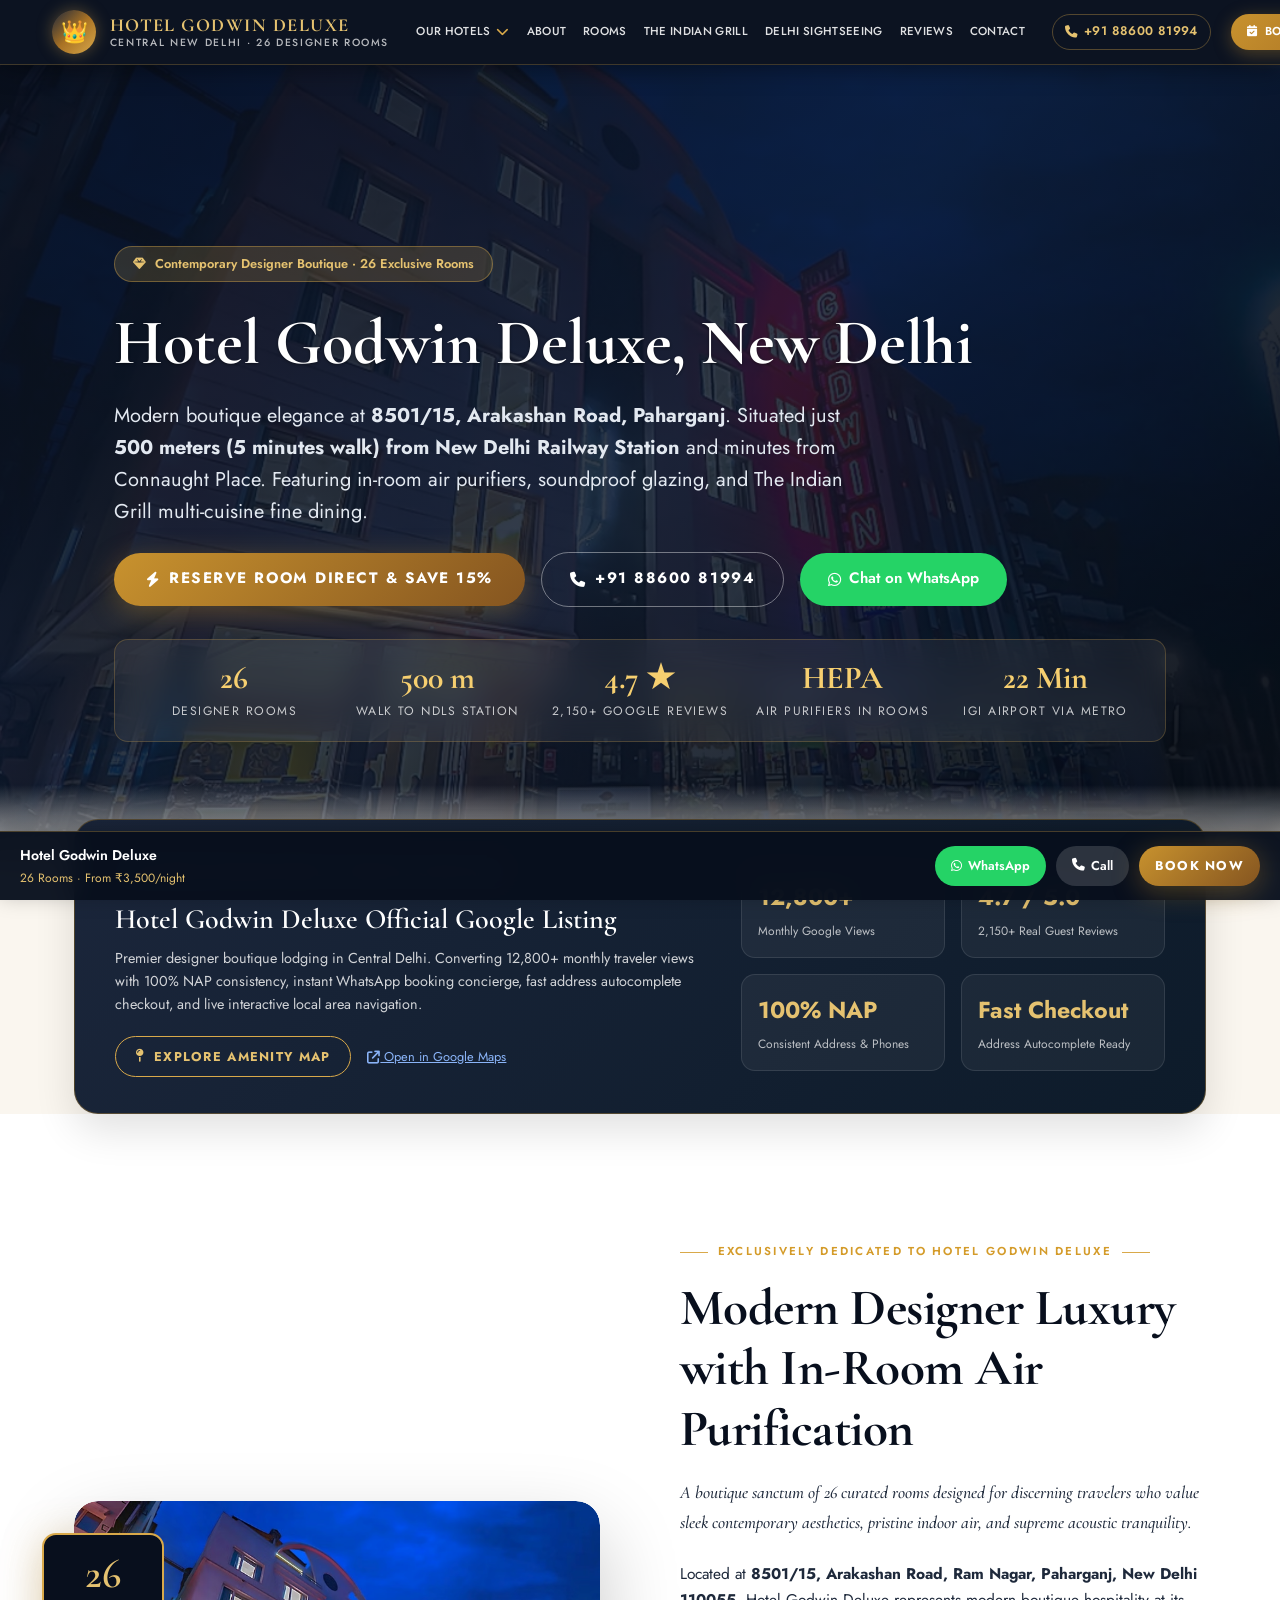
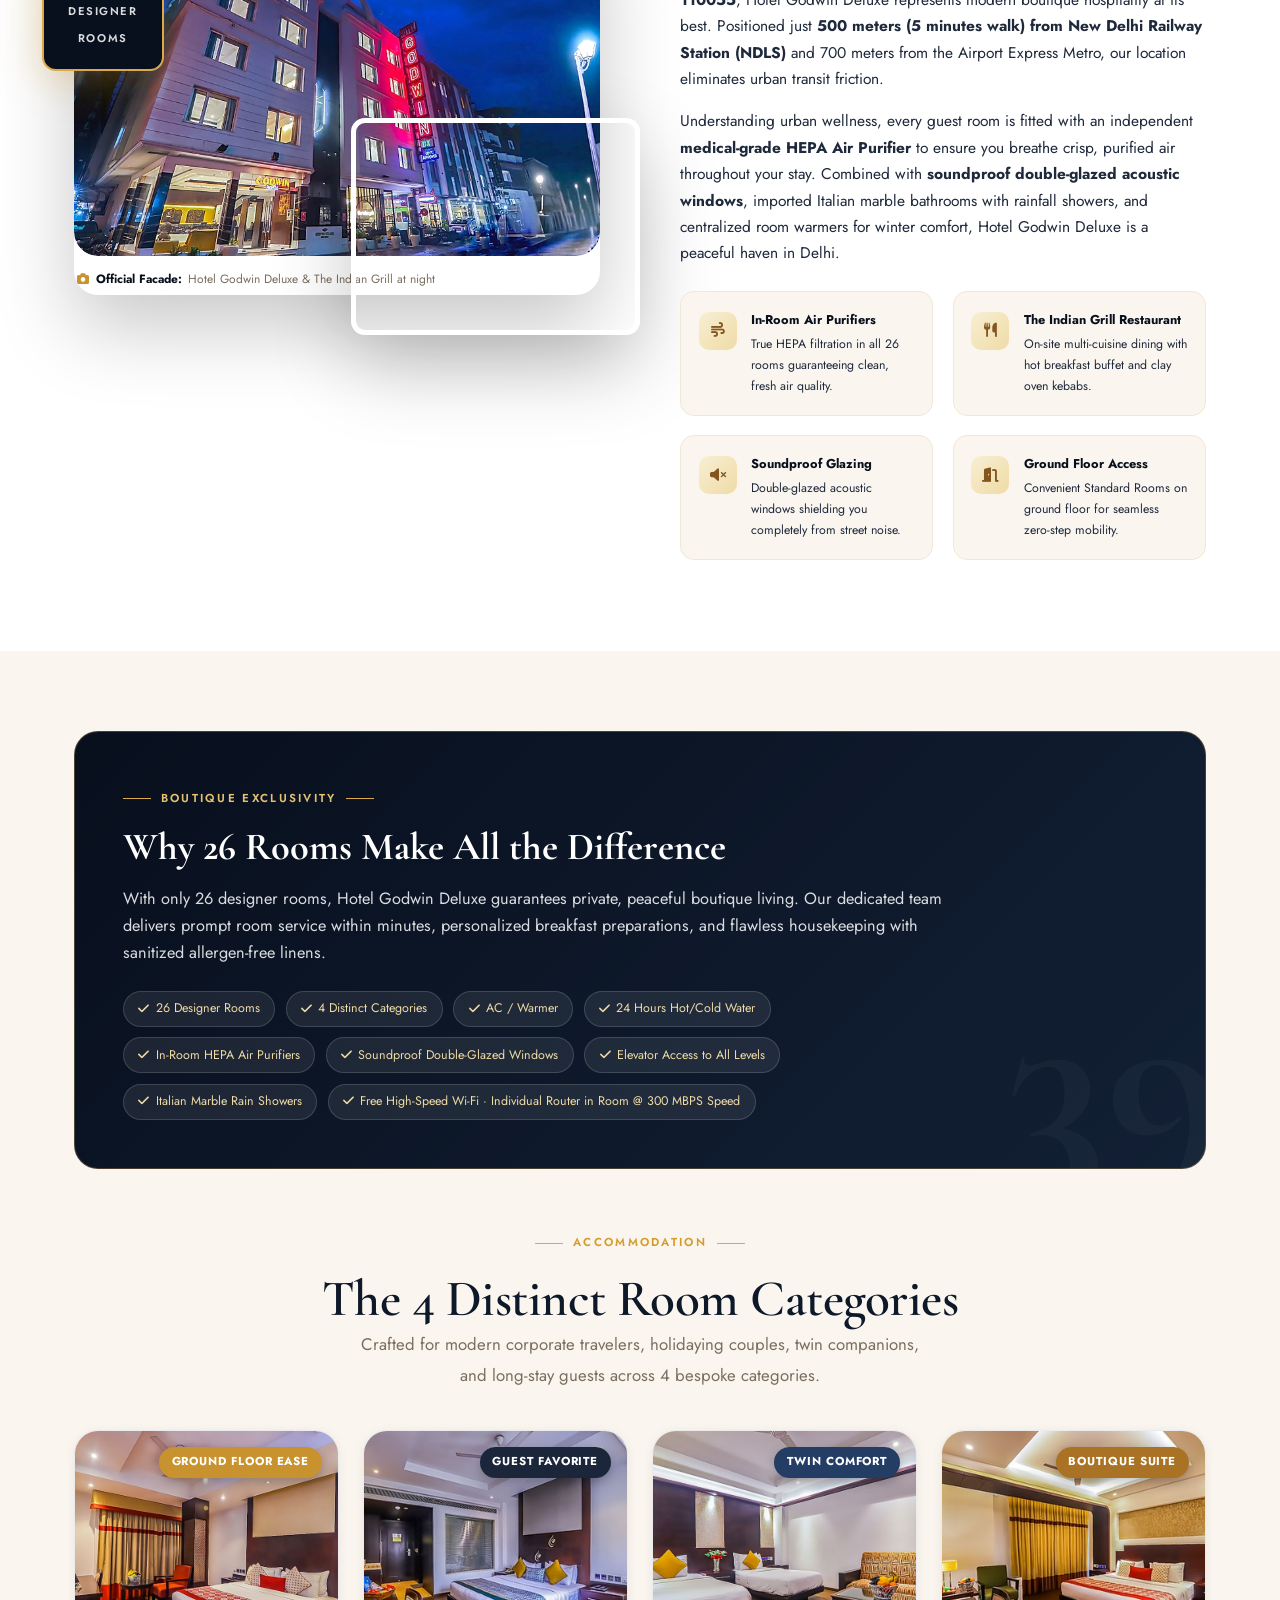
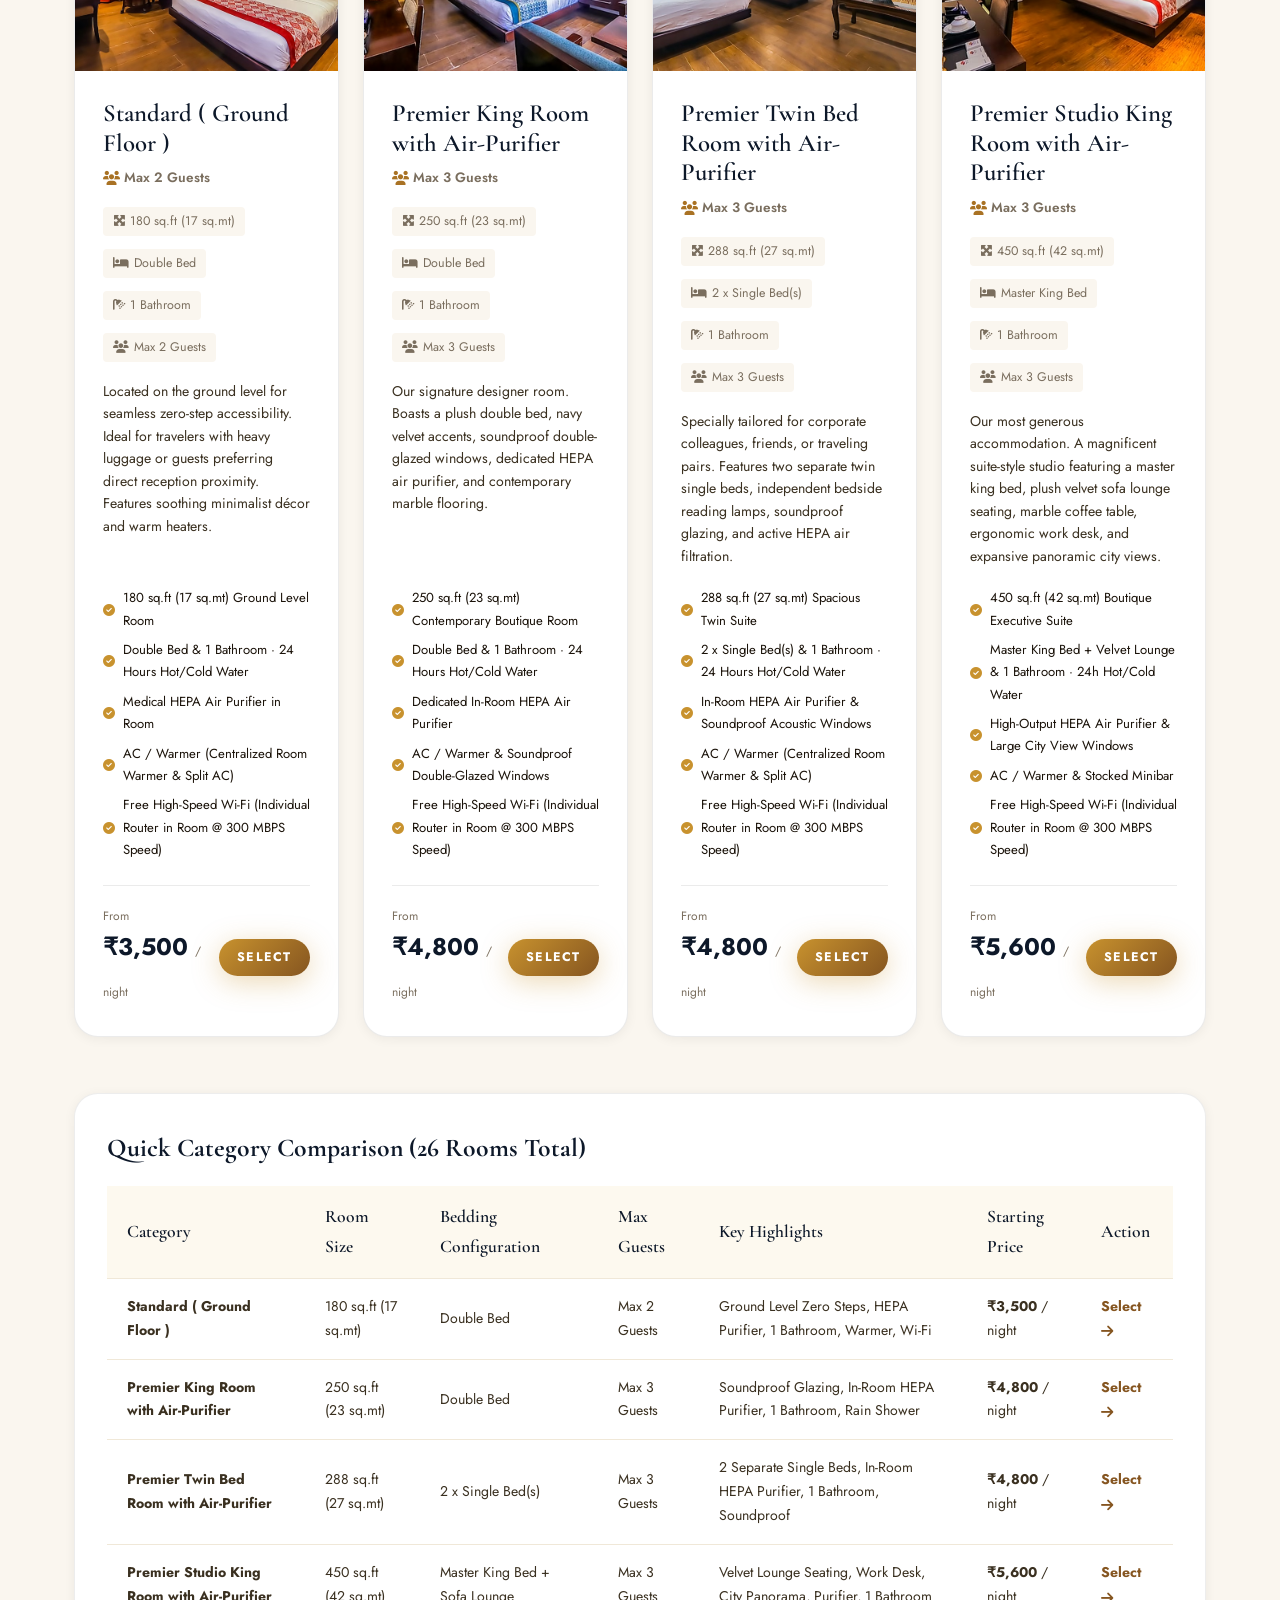
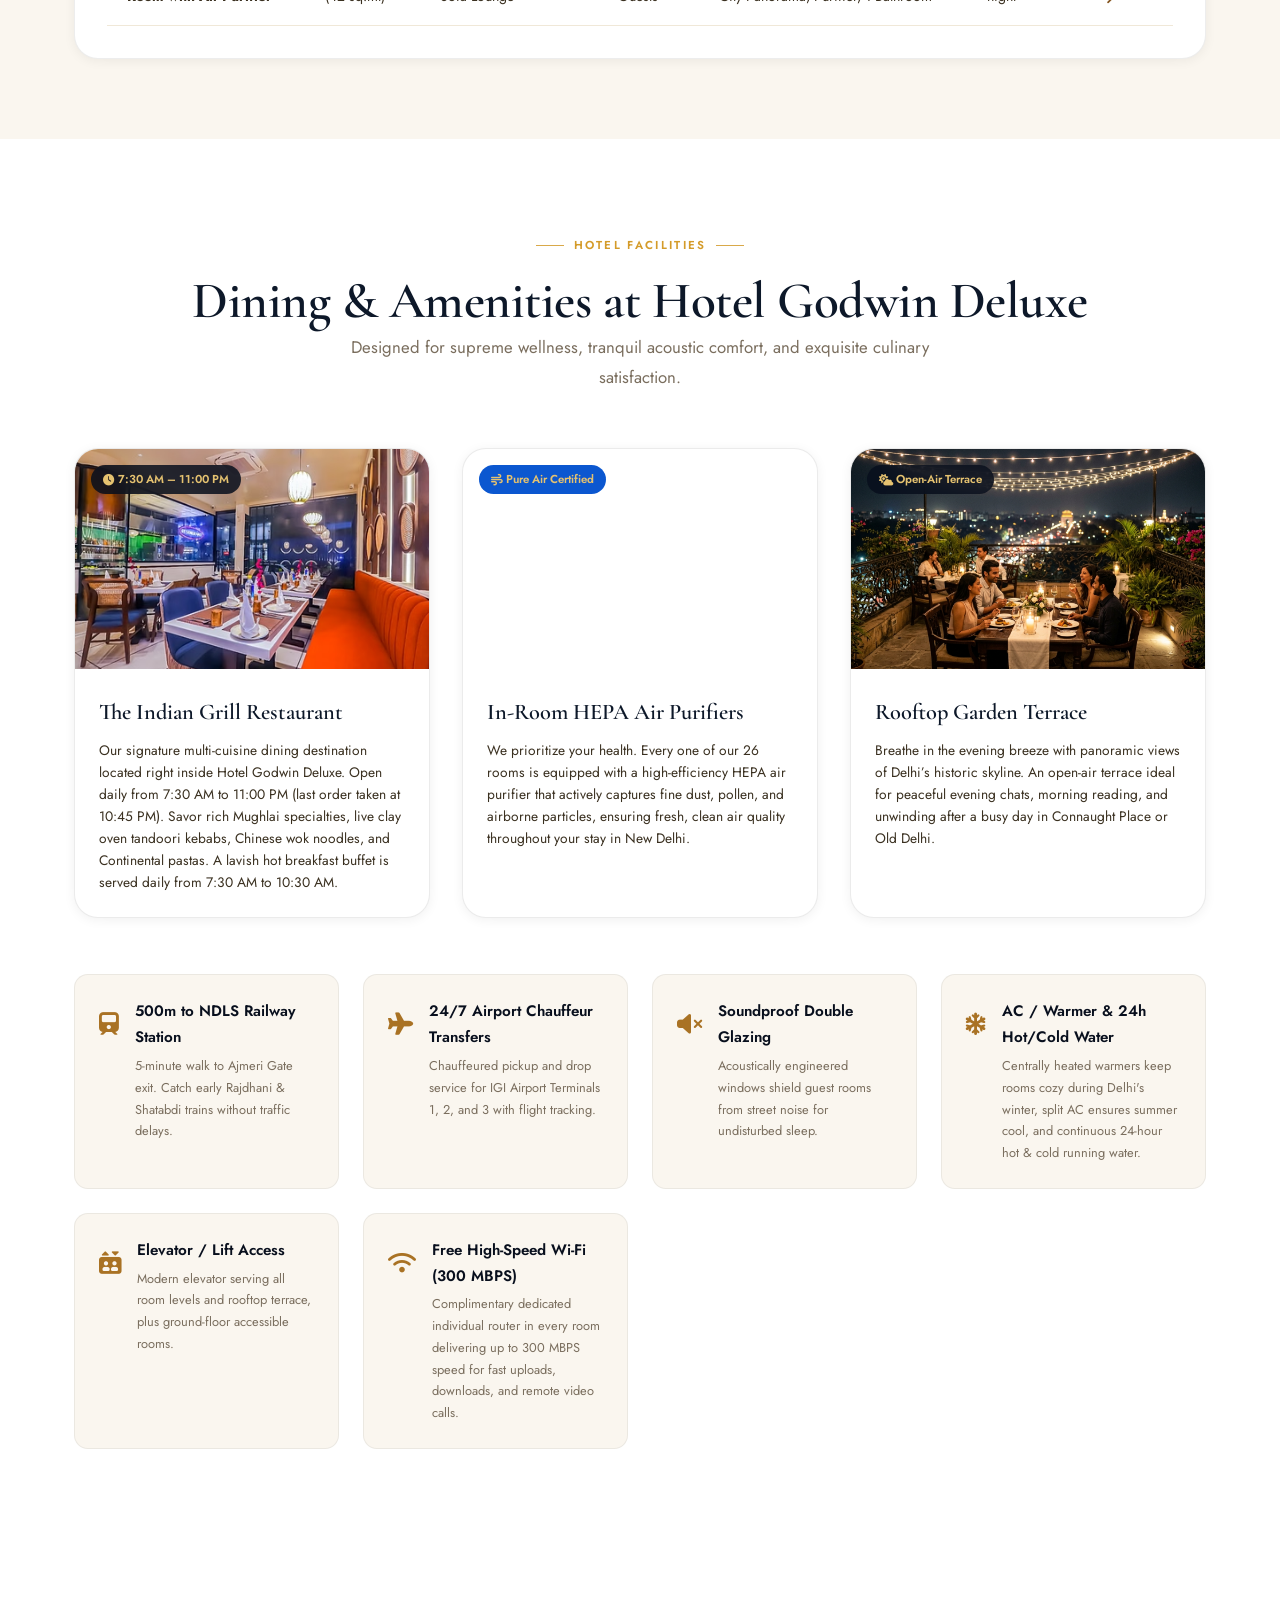
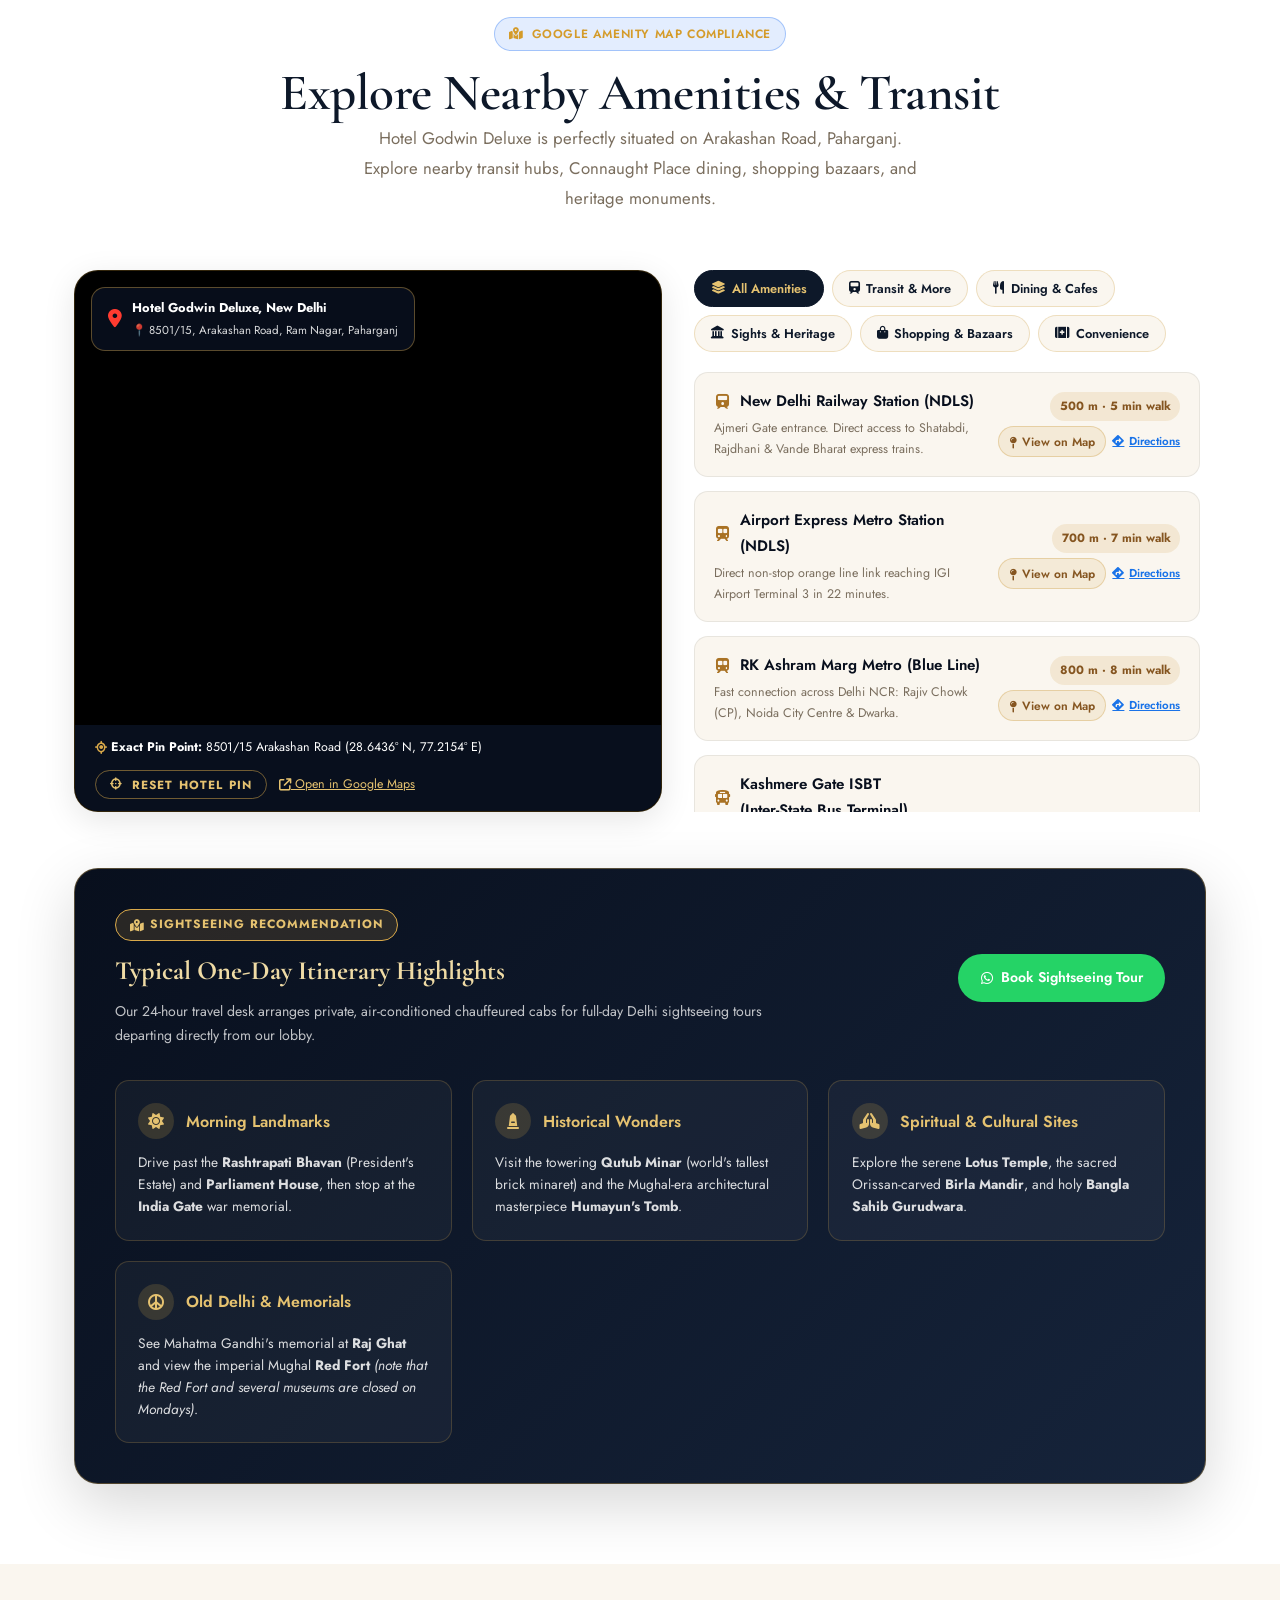
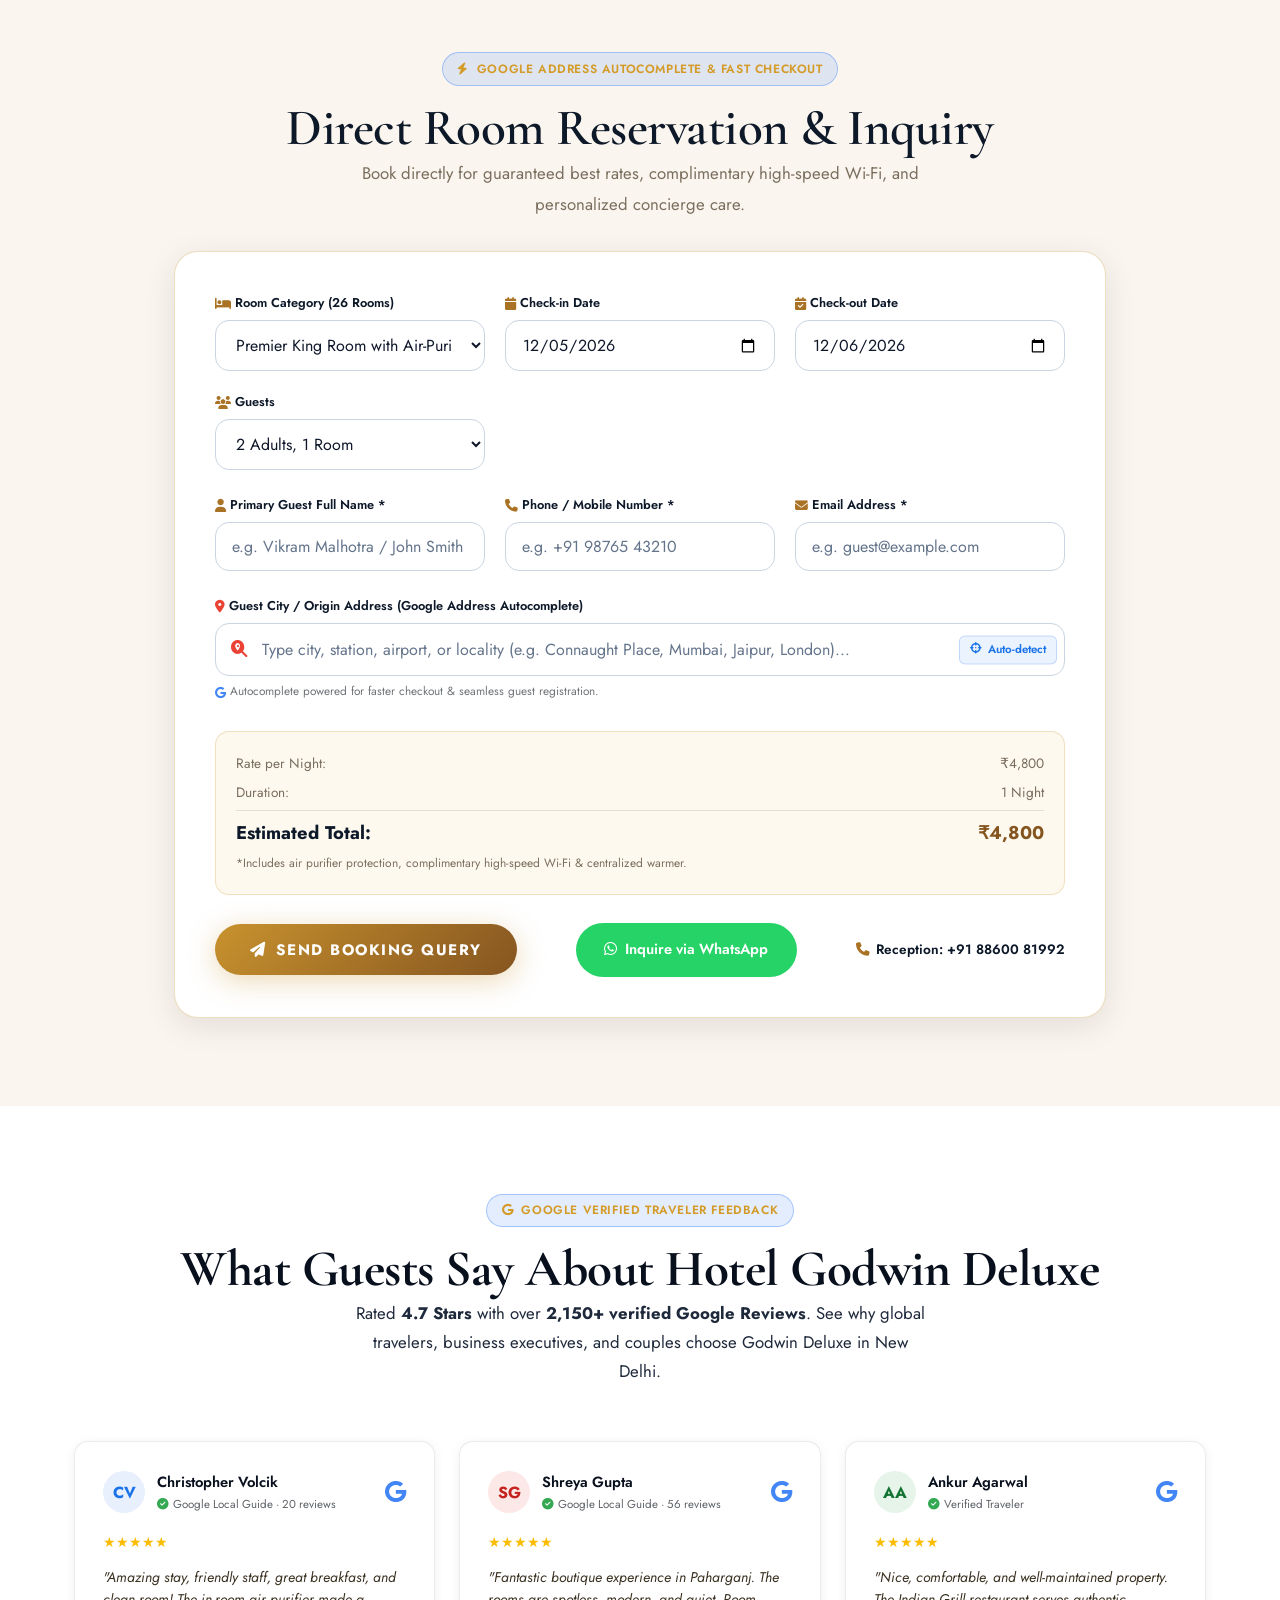
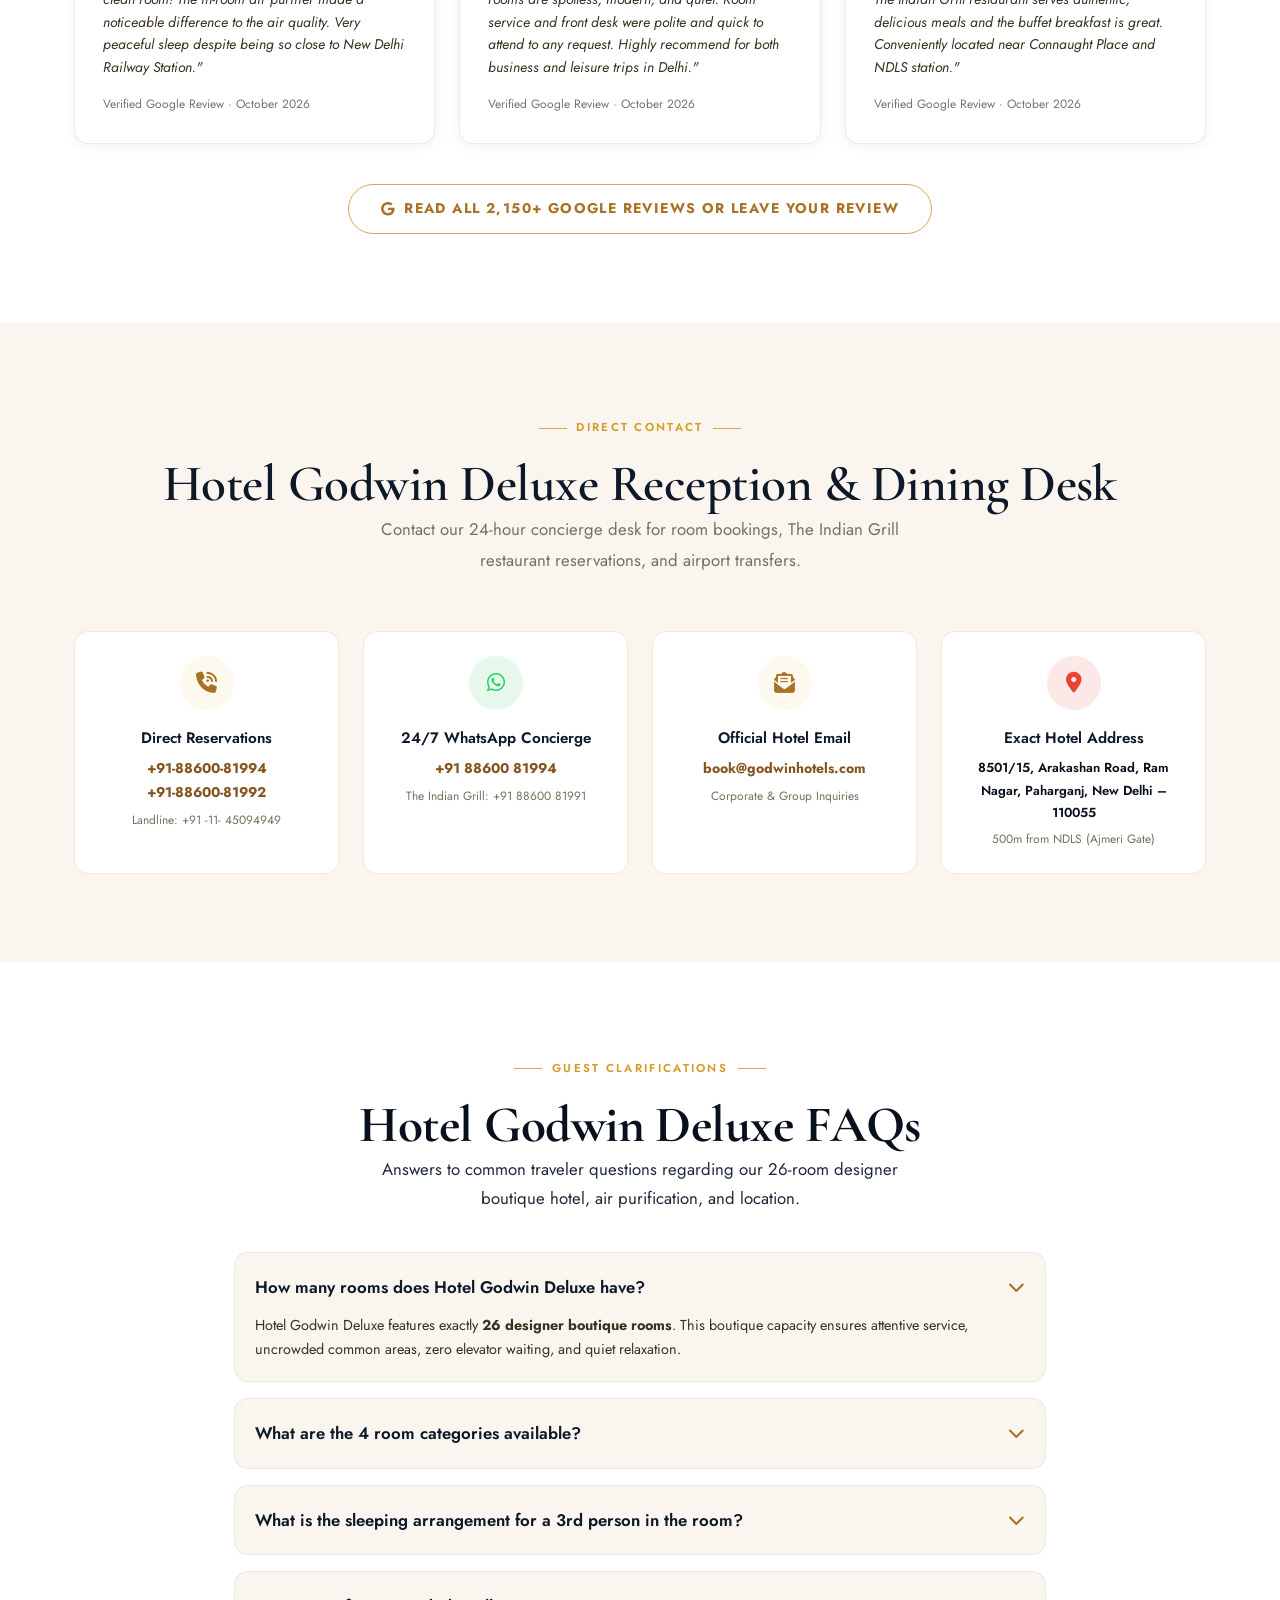
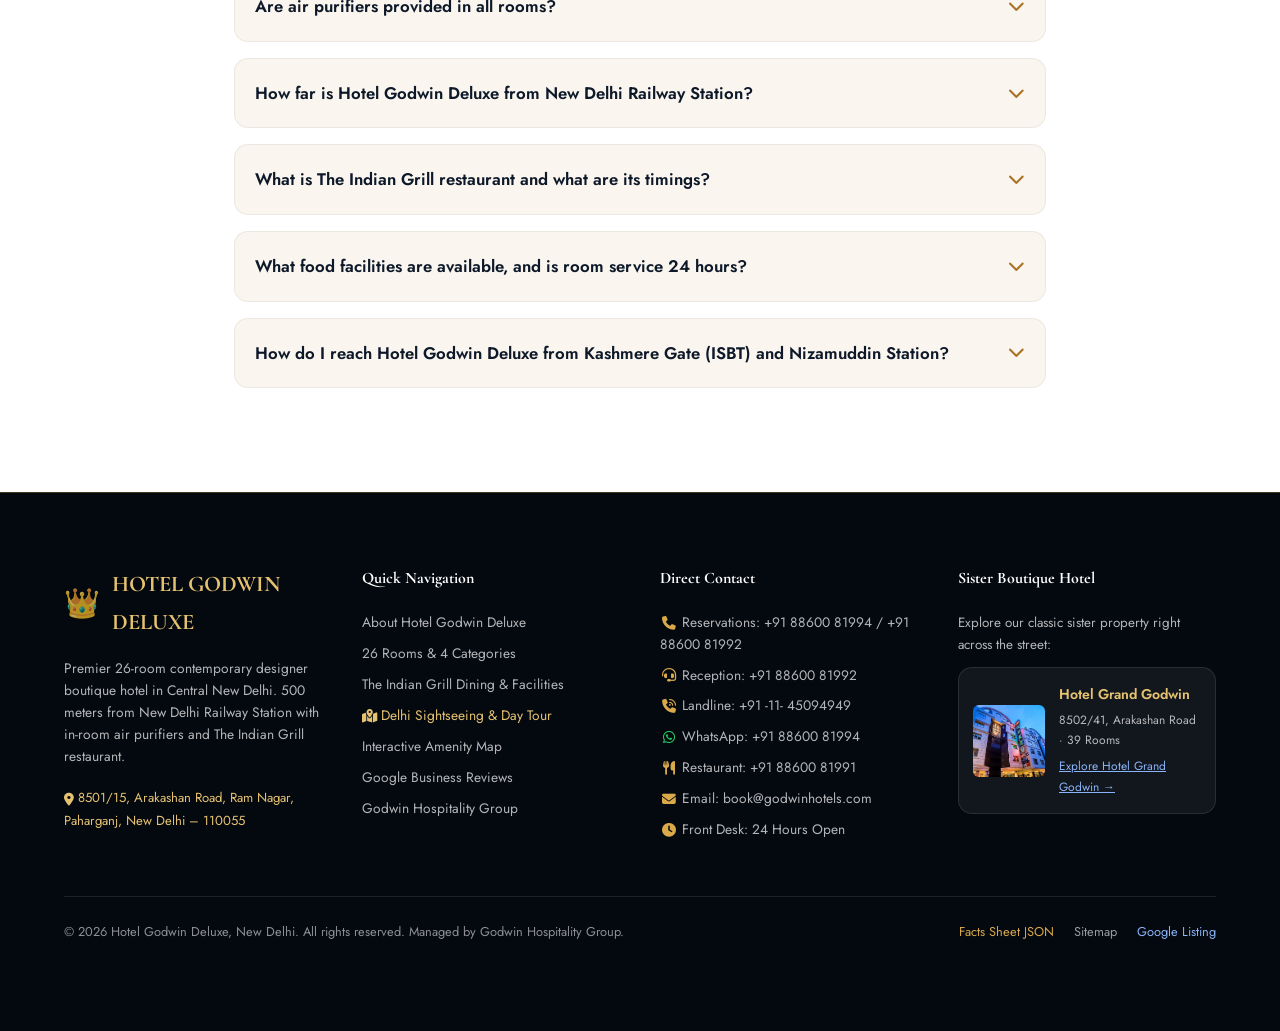
<file: hotel-godwin-deluxe/index.html>
<!DOCTYPE html>
<html lang="en">
<head>
  <!-- Google tag (gtag.js) -->
  <script async src="https://www.googletagmanager.com/gtag/js?id=G-HDG7YBF3ZQ"></script>
  <script>
    window.dataLayer = window.dataLayer || [];
    function gtag(){dataLayer.push(arguments);}
    gtag('js', new Date());

    gtag('config', 'G-HDG7YBF3ZQ');
  </script>

  <meta charset="UTF-8">
  <meta name="viewport" content="width=device-width, initial-scale=1.0, viewport-fit=cover">
  <meta name="theme-color" content="#080f1d">
  <title>Hotel Godwin Deluxe New Delhi | 26 Designer Rooms near New Delhi Railway Station</title>
  <meta name="description" content="Official website of Hotel Godwin Deluxe, New Delhi. 26 designer boutique rooms & suites at 8501/15 Arakashan Road, Paharganj — 500m from New Delhi Railway Station and 1.2km from Connaught Place. Features The Indian Grill restaurant, in-room air purifiers & 24/7 airport transfers.">
  <meta name="keywords" content="Hotel Godwin Deluxe, Hotel Godwin Deluxe Delhi, hotel near New Delhi railway station, Paharganj boutique hotel, 26 rooms boutique hotel Delhi, The Indian Grill Delhi, hotel with air purifiers Delhi">

  <!-- Canonical URL -->
  <link rel="canonical" href="https://godwinhotels.com/hotel-godwin-deluxe/">

  <!-- Open Graph / Facebook -->
  <meta property="og:title" content="Hotel Godwin Deluxe New Delhi | 26 Designer Rooms">
  <meta property="og:description" content="Stay at Hotel Godwin Deluxe on Arakashan Road, Paharganj. 26 contemporary designer rooms, in-room air purifiers, 5-minute walk to New Delhi Railway Station, and The Indian Grill multi-cuisine restaurant.">
  <meta property="og:type" content="hotel">
  <meta property="og:url" content="https://godwinhotels.com/hotel-godwin-deluxe/">
  <meta property="og:image" content="https://godwinhotels.com/assets/images/hotel_godwin_deluxe_exterior.jpg">
  <meta property="og:image:width" content="1024">
  <meta property="og:image:height" content="736">
  <meta property="og:site_name" content="Hotel Godwin Deluxe, New Delhi">

  <!-- Twitter Card -->
  <meta name="twitter:card" content="summary_large_image">
  <meta name="twitter:title" content="Hotel Godwin Deluxe New Delhi | 26 Designer Rooms">
  <meta name="twitter:description" content="26 Contemporary Designer Rooms in Central Delhi, 500m to NDLS Railway Station. In-room air purifiers, soundproof windows, warmer, and The Indian Grill.">
  <meta name="twitter:image" content="https://godwinhotels.com/assets/images/hotel_godwin_deluxe_exterior.jpg">

  <!-- Favicon -->
  <link rel="icon" href="data:image/svg+xml,<svg xmlns=%22http://www.w3.org/2000/svg%22 viewBox=%220 0 100 100%22><text y=%22.9em%22 font-size=%2290%22>👑</text></svg>">

  <!-- Preconnect & Preload High-Priority Hero Asset -->
  <link rel="preconnect" href="https://fonts.googleapis.com">
  <link rel="preconnect" href="https://fonts.gstatic.com" crossorigin>
  <link rel="preconnect" href="https://cdnjs.cloudflare.com">
  <link rel="preload" as="image" href="../assets/images/hotel_godwin_deluxe_exterior_16x9_1200.webp" type="image/webp" fetchpriority="high">

  <!-- FontAwesome 6 -->
  <link rel="stylesheet" href="https://cdnjs.cloudflare.com/ajax/libs/font-awesome/6.5.1/css/all.min.css">

  <!-- Master Stylesheet & Custom Styles -->
  <link rel="stylesheet" href="../assets/css/style.css">
  <link rel="stylesheet" href="../assets/css/hotel-page.css">
  <!-- Mobile & Beauty Optimization -->
  <link rel="stylesheet" href="../assets/css/mobile-optimize.css">

  <!-- Schema.org JSON-LD Structured Data (Google Business Compliance & AEO) -->
  <script type="application/ld+json">
  {
    "@context": "https://schema.org",
    "@graph": [
      {
        "@type": "Hotel",
        "@id": "https://godwinhotels.com/hotel-godwin-deluxe/#hotel",
        "name": "Hotel Godwin Deluxe, New Delhi",
        "description": "Contemporary designer 26-room boutique hotel located at 8501/15 Arakashan Road, Ram Nagar, Paharganj, New Delhi. Situated 500 meters (5 minutes walk) from New Delhi Railway Station and 1.2 km from Connaught Place. Features Standard Rooms (Ground Floor), Premier King Rooms, Premier Twin Rooms, and Premier Studio King Rooms, in-room air purifiers, soundproof double-glazed windows, The Indian Grill restaurant, centralized warmer, and elevator access.",
        "url": "https://godwinhotels.com/hotel-godwin-deluxe/",
        "image": {
          "@type": "ImageObject",
          "url": "https://godwinhotels.com/assets/images/hotel_godwin_deluxe_exterior.jpg",
          "contentUrl": "https://godwinhotels.com/assets/images/hotel_godwin_deluxe_exterior.webp",
          "width": 1024,
          "height": 736,
          "caption": "Hotel Godwin Deluxe building exterior facade at night with glowing neon sign, illuminated reception lobby, and The Indian Grill restaurant"
        },
        "photo": [
          {
            "@type": "ImageObject",
            "url": "https://godwinhotels.com/assets/images/hotel_godwin_deluxe_exterior.jpg",
            "caption": "Hotel Godwin Deluxe exterior facade at dusk"
          },
          {
            "@type": "ImageObject",
            "url": "https://godwinhotels.com/assets/images/the_indian_grill_dining_1024x682.jpg",
            "contentUrl": "https://godwinhotels.com/assets/images/the_indian_grill_dining_1024x682.webp",
            "width": 1024,
            "height": 682,
            "caption": "The Indian Grill Restaurant interior at Hotel Godwin Deluxe with modern banquette seating, ambient lighting, and live kitchen"
          },
          {
            "@type": "ImageObject",
            "url": "https://godwinhotels.com/assets/images/deluxe_reception_lobby.jpg",
            "contentUrl": "https://godwinhotels.com/assets/images/deluxe_reception_lobby.webp",
            "width": 1024,
            "height": 682,
            "caption": "Hotel Godwin Deluxe modern reception front desk and lobby with elegant marble counter, Buddha statue, and ambient lighting"
          }
        ],
        "numberOfRooms": 26,
        "telephone": ["+91-88600-81994", "+91-88600-81992", "+91-11-45094949"],
        "email": "book@godwinhotels.com",
        "priceRange": "₹3,500 - ₹5,600 INR",
        "currenciesAccepted": "INR, USD, EUR, GBP, AED",
        "paymentAccepted": "Cash, Credit Card, Debit Card, UPI, Net Banking",
        "checkinTime": "13:00",
        "checkoutTime": "11:00",
        "petsAllowed": false,
        "starRating": {
          "@type": "Rating",
          "ratingValue": "4",
          "bestRating": "5"
        },
        "aggregateRating": {
          "@type": "AggregateRating",
          "ratingValue": "4.7",
          "reviewCount": "2150",
          "bestRating": "5",
          "worstRating": "1"
        },
        "address": {
          "@type": "PostalAddress",
          "streetAddress": "8501/15, Arakashan Road, Ram Nagar, Paharganj",
          "addressLocality": "Central Delhi, New Delhi",
          "addressRegion": "Delhi",
          "postalCode": "110055",
          "addressCountry": "IN"
        },
        "geo": {
          "@type": "GeoCoordinates",
          "latitude": 28.6436,
          "longitude": 77.2154
        },
        "hasMap": "https://maps.google.com/?cid=12644265435012379361",
        "amenityFeature": [
          { "@type": "LocationFeatureSpecification", "name": "In-Room HEPA Air Purifiers", "value": true },
          { "@type": "LocationFeatureSpecification", "name": "The Indian Grill Restaurant & Breakfast Buffet", "value": true },
          { "@type": "LocationFeatureSpecification", "name": "Soundproof Double-Glazed Windows", "value": true },
          { "@type": "LocationFeatureSpecification", "name": "Centralized Room Warmers & Air Conditioners", "value": true },
          { "@type": "LocationFeatureSpecification", "name": "Elevator Access to All Floors", "value": true },
          { "@type": "LocationFeatureSpecification", "name": "Complimentary High-Speed Wi-Fi", "value": true },
          { "@type": "LocationFeatureSpecification", "name": "24/7 Airport & Railway Station Pick-Up", "value": true },
          { "@type": "LocationFeatureSpecification", "name": "Rooftop Garden Terrace", "value": true },
          { "@type": "LocationFeatureSpecification", "name": "Minibar & Electronic Digital Safe", "value": true }
        ],
        "containsPlace": [
          {
            "@type": "HotelRoom",
            "name": "Standard ( Ground Floor )",
            "description": "Accessible ground floor 180 sq.ft (17 sq.mt) room with double bed, modern marble shower, warmer, and quiet ambience.",
            "image": {
              "@type": "ImageObject",
              "url": "https://godwinhotels.com/assets/images/deluxe_standard_1024x682.jpg",
              "contentUrl": "https://godwinhotels.com/assets/images/deluxe_standard_1024x682.webp",
              "width": 1024,
              "height": 682,
              "caption": "Standard Ground Floor Room at Hotel Godwin Deluxe featuring plush double bed, red runner, armchair, and tea amenities"
            },
            "occupancy": { "@type": "QuantitativeValue", "maxValue": 2 }
          },
          {
            "@type": "HotelRoom",
            "name": "Premier King Room with Air-Purifier",
            "description": "Designer 250 sq.ft (23 sq.mt) room with double bed, soundproof windows, air purifier, rain shower, and minibar.",
            "image": {
              "@type": "ImageObject",
              "url": "https://godwinhotels.com/assets/images/deluxe_premier_king_1024x682.jpg",
              "contentUrl": "https://godwinhotels.com/assets/images/deluxe_premier_king_1024x682.webp",
              "width": 1024,
              "height": 682,
              "caption": "Premier King Room with Air-Purifier at Hotel Godwin Deluxe featuring plush king bed, teal runner, yellow accent pillows, teak desk, and ambient lighting"
            },
            "occupancy": { "@type": "QuantitativeValue", "maxValue": 3 }
          },
          {
            "@type": "HotelRoom",
            "name": "Premier Twin Bed Room with Air-Purifier",
            "description": "Contemporary 288 sq.ft (27 sq.mt) room with 2 x single bed(s), reading lights, air purifier, and centralized warmer.",
            "image": {
              "@type": "ImageObject",
              "url": "https://godwinhotels.com/assets/images/deluxe_premier_twin_1024x682.jpg",
              "contentUrl": "https://godwinhotels.com/assets/images/deluxe_premier_twin_1024x682.webp",
              "width": 1024,
              "height": 682,
              "caption": "Premier Twin Bed Room with Air-Purifier at Hotel Godwin Deluxe featuring two twin beds, patterned sofa, and cove lighting"
            },
            "occupancy": { "@type": "QuantitativeValue", "maxValue": 3 }
          },
          {
            "@type": "HotelRoom",
            "name": "Premier Studio King Room with Air-Purifier",
            "description": "Generous 450 sq.ft (42 sq.mt) suite with master king bed, executive workstation, minibar, air purifier, and lounge seating.",
            "image": {
              "@type": "ImageObject",
              "url": "https://godwinhotels.com/assets/images/deluxe_premier_studio_1024x682.jpg",
              "contentUrl": "https://godwinhotels.com/assets/images/deluxe_premier_studio_1024x682.webp",
              "width": 1024,
              "height": 682,
              "caption": "Premier Studio King Room with Air-Purifier at Hotel Godwin Deluxe featuring master king bed, executive desk, lounge seating, and architectural canopy"
            },
            "occupancy": { "@type": "QuantitativeValue", "maxValue": 3 }
          }
        ]
      },
      {
        "@type": "FAQPage",
        "@id": "https://godwinhotels.com/hotel-godwin-deluxe/#faq",
        "mainEntity": [
          {
            "@type": "Question",
            "name": "How many rooms are there in Hotel Godwin Deluxe, New Delhi?",
            "acceptedAnswer": {
              "@type": "Answer",
              "text": "Hotel Godwin Deluxe features exactly 26 contemporary designer boutique rooms configured across 4 categories: Standard ( Ground Floor ), Premier King Room with Air-Purifier, Premier Twin Bed Room with Air-Purifier, and Premier Studio King Room with Air-Purifier."
            }
          },
          {
            "@type": "Question",
            "name": "What room categories are available at Hotel Godwin Deluxe?",
            "acceptedAnswer": {
              "@type": "Answer",
              "text": "Hotel Godwin Deluxe offers 4 room categories: 1. Standard ( Ground Floor ), 2. Premier King Room with Air-Purifier, 3. Premier Twin Bed Room with Air-Purifier, and 4. Premier Studio King Room with Air-Purifier."
            }
          },
          {
            "@type": "Question",
            "name": "Are air purifiers installed in all rooms at Hotel Godwin Deluxe?",
            "acceptedAnswer": {
              "@type": "Answer",
              "text": "Yes! Hotel Godwin Deluxe features dedicated HEPA air purifiers in every guest room, guaranteeing clean, fresh, and allergen-free indoor air quality for your health and relaxation in New Delhi."
            }
          },
          {
            "@type": "Question",
            "name": "How far is Hotel Godwin Deluxe from New Delhi Railway Station (NDLS)?",
            "acceptedAnswer": {
              "@type": "Answer",
              "text": "Hotel Godwin Deluxe is located at 8501/15 Arakashan Road, just 500 meters (5 minutes walk) from the Ajmeri Gate exit of New Delhi Railway Station and 700 meters from the Airport Express Metro Station."
            }
          },
          {
            "@type": "Question",
            "name": "What food facilities and room service are available at Hotel Godwin Deluxe?",
            "acceptedAnswer": {
              "@type": "Answer",
              "text": "Hotel Godwin Deluxe provides 24-hour in-house room service, allowing guests to order fresh meals, snacks, and beverages directly to their room at any time of day or night. Guests also enjoy dining at The Indian Grill restaurant (open 7:30 AM – 11:00 PM, last order 10:45 PM; breakfast buffet 7:30 AM – 10:30 AM) located on the ground floor, and Coffee Brownie cafe next door (open 8:00 AM – 10:00 PM)."
            }
          },
          {
            "@type": "Question",
            "name": "What is the sleeping arrangement for a 3rd person in the room?",
            "acceptedAnswer": {
              "@type": "Answer",
              "text": "We provide an extra roll-away bed in the room. It will be added whenever you require it in the room to ensure a comfortable stay."
            }
          }
        ]
      }
    ]
  }
  </script>
</head>
<body class="has-floating-bar">


  <!-- ─── NAVBAR ─── -->
  <header class="grand-site-header" id="siteHeader">
    <div class="container-wide">
      <div class="nav-inner">

        <!-- Brand Logo -->
        <a href="./" class="brand-logo" aria-label="Hotel Godwin Deluxe Home">
          <div class="brand-crest" aria-hidden="true" style="background:linear-gradient(135deg, #1b263b 0%, var(--gold-600) 50%, var(--gold-400) 100%);">👑</div>
          <div class="brand-text-wrap">
            <span class="brand-name">Hotel Godwin Deluxe</span>
            <span class="brand-sub">Central New Delhi · 26 Designer Rooms</span>
          </div>
        </a>

        <!-- Nav Links -->
        <nav class="nav-links" id="navLinks" aria-label="Main Navigation">
          <!-- Our Hotels Dropdown -->
          <div class="nav-dropdown">
            <a href="../#destinations" class="nav-link nav-dropdown-toggle" id="hotelsDropdownToggle" aria-haspopup="true" aria-expanded="false">
              <span>Our Hotels</span> <i class="fa-solid fa-chevron-down chevron"></i>
            </a>
            <div class="nav-dropdown-menu" aria-labelledby="hotelsDropdownToggle" style="background:#0d1829;border:1px solid rgba(217,169,74,0.35);box-shadow:0 16px 40px rgba(0,0,0,0.5);">
              <a href="./" class="nav-dropdown-item" style="color:#fff;">
                <div style="color:var(--gold-300);font-size:1.15rem;margin-top:0.15rem;"><i class="fa-solid fa-gem"></i></div>
                <div>
                  <div class="nav-dropdown-item-title" style="color:#fff;">Hotel Godwin Deluxe <span style="font-size:0.65rem;background:rgba(217,169,74,0.2);color:var(--gold-300);padding:0.12rem 0.45rem;border-radius:4px;margin-left:0.35rem;">26 Rooms</span></div>
                  <div class="nav-dropdown-item-desc" style="color:rgba(255,255,255,0.7);">Current Page · 8501/15 Arakashan Rd</div>
                </div>
              </a>
              <a href="../hotel-grand-godwin/" class="nav-dropdown-item" style="color:#fff;">
                <div style="color:var(--gold-400);font-size:1.15rem;margin-top:0.15rem;"><i class="fa-solid fa-crown"></i></div>
                <div>
                  <div class="nav-dropdown-item-title" style="color:#fff;">Hotel Grand Godwin <span style="font-size:0.65rem;background:rgba(217,169,74,0.2);color:var(--gold-300);padding:0.12rem 0.45rem;border-radius:4px;margin-left:0.35rem;">39 Rooms</span></div>
                  <div class="nav-dropdown-item-desc" style="color:rgba(255,255,255,0.7);">Sister Property · 8502/41 Arakashan Rd</div>
                </div>
              </a>
              <div class="nav-dropdown-divider" style="background:rgba(217,169,74,0.2);"></div>
              <a href="../" class="nav-dropdown-item" style="padding:0.5rem 1.15rem;font-size:0.78rem;color:var(--gold-300);font-weight:600;">
                <i class="fa-solid fa-arrow-left"></i> Back to Godwin Group
              </a>
            </div>
          </div>

          <a href="#about" class="nav-link">About</a>
          <a href="#rooms-26" class="nav-link">Rooms</a>
          <a href="#amenities" class="nav-link">The Indian Grill</a>
          <a href="../delhi-sightseeing/" class="nav-link">Delhi Sightseeing</a>
          <a href="#google-profile" class="nav-link">Reviews</a>
          <a href="#contact" class="nav-link">Contact</a>
        </nav>

        <!-- CTA & Mobile Toggle -->
        <div style="display:flex;align-items:center;gap:0.75rem;">
          <a href="tel:+918860081994" class="nav-phone-link" aria-label="Call Hotel Godwin Deluxe">
            <i class="fa-solid fa-phone"></i> <span class="nav-phone-text">+91 88600 81994</span>
          </a>
          <a href="#booking" class="nav-cta" aria-label="Book room direct">
            <i class="fa-solid fa-calendar-check"></i> Book Direct
          </a>
          <button class="mobile-toggle" id="mobileToggle" aria-label="Toggle navigation menu" aria-expanded="false">
            <i class="fa-solid fa-bars" id="menuIcon"></i>
          </button>
        </div>

      </div>
    </div>
  </header>

  <main>
    <!-- ─── HERO SECTION ─── -->
    <section class="grand-hero deluxe-hero">
      <div class="container" style="position:relative;z-index:2;max-width:1100px;">
        <div style="display:inline-flex;align-items:center;gap:0.6rem;background:rgba(217,169,74,0.18);border:1px solid rgba(217,169,74,0.4);border-radius:999px;padding:0.4rem 1.1rem;color:var(--gold-300);font-size:0.8rem;font-weight:600;margin-bottom:1.5rem;">
          <i class="fa-solid fa-gem"></i> Contemporary Designer Boutique · 26 Exclusive Rooms
        </div>
        
        <h1 style="font-family:var(--font-display);font-size:clamp(2.4rem, 5vw, 4rem);font-weight:700;line-height:1.15;color:#fff;margin-bottom:1.25rem;">
          Hotel Godwin Deluxe, New Delhi
        </h1>
        
        <p style="font-size:clamp(1rem, 2vw, 1.25rem);color:rgba(255,255,255,0.9);max-width:760px;line-height:1.6;margin-bottom:1.5rem;">
          Modern boutique elegance at <strong>8501/15, Arakashan Road, Paharganj</strong>. Situated just <strong>500 meters (5 minutes walk) from New Delhi Railway Station</strong> and minutes from Connaught Place. Featuring in-room air purifiers, soundproof glazing, and The Indian Grill multi-cuisine fine dining.
        </p>

        <!-- Direct CTA Buttons -->
        <div class="hero-actions" style="display:flex;align-items:center;gap:1rem;flex-wrap:wrap;margin-bottom:2rem;">
          <a href="#booking" class="btn-gold" style="padding:0.85rem 2rem;font-size:0.95rem;border-radius:999px;">
            <i class="fa-solid fa-bolt"></i> Reserve Room Direct &amp; Save 15%
          </a>
          <a href="tel:+918860081994" class="btn-ghost-gold" style="padding:0.85rem 1.75rem;font-size:0.95rem;border-radius:999px;color:#fff;border-color:rgba(255,255,255,0.4);">
            <i class="fa-solid fa-phone"></i> +91 88600 81994
          </a>
          <a href="https://wa.me/918860081994?text=Hello%20Hotel%20Godwin%20Deluxe%20Team%2C%20I%20want%20to%20inquire%20about%20room%20availability." 
             target="_blank" rel="noopener noreferrer" 
             style="display:inline-flex;align-items:center;gap:0.5rem;background:#25d366;color:#fff;padding:0.85rem 1.75rem;font-size:0.95rem;border-radius:999px;font-weight:600;">
            <i class="fa-brands fa-whatsapp"></i> Chat on WhatsApp
          </a>
        </div>

        <!-- Hero Stats Strip -->
        <div class="hero-stats-strip">
          <div class="hero-stat-item">
            <div class="hero-stat-val">26</div>
            <div class="hero-stat-lbl">Designer Rooms</div>
          </div>
          <div class="hero-stat-item">
            <div class="hero-stat-val">500 m</div>
            <div class="hero-stat-lbl">Walk to NDLS Station</div>
          </div>
          <div class="hero-stat-item">
            <div class="hero-stat-val">4.7 ★</div>
            <div class="hero-stat-lbl">2,150+ Google Reviews</div>
          </div>
          <div class="hero-stat-item">
            <div class="hero-stat-val">HEPA</div>
            <div class="hero-stat-lbl">Air Purifiers in Rooms</div>
          </div>
          <div class="hero-stat-item">
            <div class="hero-stat-val">22 Min</div>
            <div class="hero-stat-lbl">IGI Airport via Metro</div>
          </div>
        </div>

      </div>
    </section>

    <!-- ─── GOOGLE BUSINESS LISTING COMPLIANCE BANNER ─── -->
    <section class="container">
      <div class="gb-compliance-banner">
        <div class="gb-banner-grid">
          <div>
            <div class="gb-badge-pill">
              <i class="fa-brands fa-google"></i> Google Business Profile · Verified &amp; Compliant
            </div>
            <h2 class="gb-title">Hotel Godwin Deluxe Official Google Listing</h2>
            <p class="gb-desc">
              Premier designer boutique lodging in Central Delhi. Converting 12,800+ monthly traveler views with 100% NAP consistency, instant WhatsApp booking concierge, fast address autocomplete checkout, and live interactive local area navigation.
            </p>
            <div style="display:flex;align-items:center;gap:1rem;margin-top:1.25rem;flex-wrap:wrap;">
              <a href="#amenity-map" class="btn-ghost-gold" style="font-size:0.8rem;padding:0.55rem 1.25rem;color:var(--gold-300);border-color:var(--gold-400);">
                <i class="fa-solid fa-map-pin"></i> Explore Amenity Map
              </a>
              <a href="https://maps.google.com/?cid=12644265435012379361" target="_blank" rel="noopener noreferrer" style="font-size:0.8rem;color:#8ab4f8;text-decoration:underline;">
                <i class="fa-solid fa-arrow-up-right-from-square"></i> Open in Google Maps
              </a>
            </div>
          </div>

          <div class="gb-metrics-cards">
            <div class="gb-metric-card">
              <div class="gb-metric-num">12,800+</div>
              <div class="gb-metric-text">Monthly Google Views</div>
            </div>
            <div class="gb-metric-card">
              <div class="gb-metric-num">4.7 / 5.0</div>
              <div class="gb-metric-text">2,150+ Real Guest Reviews</div>
            </div>
            <div class="gb-metric-card">
              <div class="gb-metric-num">100% NAP</div>
              <div class="gb-metric-text">Consistent Address &amp; Phones</div>
            </div>
            <div class="gb-metric-card">
              <div class="gb-metric-num">Fast Checkout</div>
              <div class="gb-metric-text">Address Autocomplete Ready</div>
            </div>
          </div>
        </div>
      </div>
    </section>

    <!-- ─── ABOUT HOTEL GODWIN DELUXE & 26 ROOMS PHILOSOPHY ─── -->
    <section class="about-section" id="about" style="padding:5.5rem 0 3.5rem;">
      <div class="container">
        <div class="about-grid">

          <!-- Image Cluster -->
          <div class="about-image-cluster reveal">
            <figure class="about-img-main semantic-figure" style="margin:0;">
              <picture class="responsive-picture ratio-4-3 img-rounded-lg">
                <source type="image/avif"
                        srcset="../assets/images/hotel_godwin_deluxe_exterior_4x3_800.avif 800w, ../assets/images/hotel_godwin_deluxe_exterior_4x3_480.avif 480w"
                        sizes="(max-width: 768px) 100vw, 550px">
                <source type="image/webp"
                        srcset="../assets/images/hotel_godwin_deluxe_exterior_4x3_800.webp 800w, ../assets/images/hotel_godwin_deluxe_exterior_4x3_480.webp 480w"
                        sizes="(max-width: 768px) 100vw, 550px">
                <img src="../assets/images/hotel_godwin_deluxe_exterior_4x3_800.jpg"
                     srcset="../assets/images/hotel_godwin_deluxe_exterior_4x3_800.jpg 800w, ../assets/images/hotel_godwin_deluxe_exterior_4x3_480.jpg 480w"
                     sizes="(max-width: 768px) 100vw, 550px"
                     alt="Hotel Godwin Deluxe building exterior facade illuminated at night with neon sign, reception lobby, and The Indian Grill at 8501/15 Arakashan Road, Paharganj, New Delhi"
                     loading="lazy" decoding="async" width="800" height="600" class="img-fluid-cover">
              </picture>
              <figcaption style="font-size:0.75rem;color:var(--text-muted);margin-top:0.4rem;display:flex;align-items:center;gap:0.4rem;">
                <i class="fa-solid fa-camera" style="color:var(--gold-500);"></i> <strong>Official Facade:</strong> Hotel Godwin Deluxe &amp; The Indian Grill at night
              </figcaption>
            </figure>
            <div class="about-img-accent">
              <picture>
                <source type="image/avif"
                        srcset="../assets/images/deluxe_premier_king_card_400x300.avif 400w, ../assets/images/deluxe_premier_king_card_800x600.avif 800w"
                        sizes="(max-width: 768px) 160px, 280px">
                <source type="image/webp"
                        srcset="../assets/images/deluxe_premier_king_card_400x300.webp 400w, ../assets/images/deluxe_premier_king_card_800x600.webp 800w"
                        sizes="(max-width: 768px) 160px, 280px">
                <img src="../assets/images/deluxe_premier_king.jpg"
                     srcset="../assets/images/deluxe_premier_king_card_800x600.jpg 800w, ../assets/images/deluxe_premier_king_card_400x300.jpg 400w"
                     sizes="(max-width: 768px) 160px, 280px"
                     alt="Contemporary Premier King Room at Hotel Godwin Deluxe"
                     loading="lazy" decoding="async" width="600" height="450" style="border-radius:var(--radius-md);">
              </picture>
            </div>
            <div class="about-badge" style="background:var(--navy-900);border:2px solid var(--gold-400);">
              <span class="about-badge-num" style="color:var(--gold-300);">26</span>
              <span class="about-badge-text" style="color:#fff;">Designer<br>Rooms</span>
            </div>
          </div>

          <!-- Narrative -->
          <div class="about-text reveal reveal-delay-2">
            <span class="section-eyebrow">Exclusively Dedicated to Hotel Godwin Deluxe</span>
            <h2 class="section-title" style="margin-bottom:1.2rem;">Modern Designer Luxury<br>with In-Room Air Purification</h2>
            <p class="about-intro" style="font-size:1.1rem;color:var(--gold-700);font-weight:500;">
              A boutique sanctum of 26 curated rooms designed for discerning travelers who value sleek contemporary aesthetics, pristine indoor air, and supreme acoustic tranquility.
            </p>
            <p class="about-body">
              Located at <strong>8501/15, Arakashan Road, Ram Nagar, Paharganj, New Delhi 110055</strong>, Hotel Godwin Deluxe represents modern boutique hospitality at its best. Positioned just <strong>500 meters (5 minutes walk) from New Delhi Railway Station (NDLS)</strong> and 700 meters from the Airport Express Metro, our location eliminates urban transit friction.
            </p>
            <p class="about-body">
              Understanding urban wellness, every guest room is fitted with an independent <strong>medical-grade HEPA Air Purifier</strong> to ensure you breathe crisp, purified air throughout your stay. Combined with <strong>soundproof double-glazed acoustic windows</strong>, imported Italian marble bathrooms with rainfall showers, and centralized room warmers for winter comfort, Hotel Godwin Deluxe is a peaceful haven in Delhi.
            </p>

            <div class="about-pillars" style="margin-top:1.5rem;">
              <div class="pillar">
                <div class="pillar-icon"><i class="fa-solid fa-wind"></i></div>
                <div>
                  <div class="pillar-title">In-Room Air Purifiers</div>
                  <div class="pillar-desc">True HEPA filtration in all 26 rooms guaranteeing clean, fresh air quality.</div>
                </div>
              </div>
              <div class="pillar">
                <div class="pillar-icon"><i class="fa-solid fa-utensils"></i></div>
                <div>
                  <div class="pillar-title">The Indian Grill Restaurant</div>
                  <div class="pillar-desc">On-site multi-cuisine dining with hot breakfast buffet and clay oven kebabs.</div>
                </div>
              </div>
              <div class="pillar">
                <div class="pillar-icon"><i class="fa-solid fa-volume-xmark"></i></div>
                <div>
                  <div class="pillar-title">Soundproof Glazing</div>
                  <div class="pillar-desc">Double-glazed acoustic windows shielding you completely from street noise.</div>
                </div>
              </div>
              <div class="pillar">
                <div class="pillar-icon"><i class="fa-solid fa-door-open"></i></div>
                <div>
                  <div class="pillar-title">Ground Floor Access</div>
                  <div class="pillar-desc">Convenient Standard Rooms on ground floor for seamless zero-step mobility.</div>
                </div>
              </div>
            </div>

          </div>

        </div>
      </div>
    </section>

    <!-- ─── 26 ROOMS SPOTLIGHT & ROOM CATEGORIES ─── -->
    <section class="rooms-spotlight-section" id="rooms-26">
      <div class="container">
        
        <!-- 26 Rooms Spotlight Banner -->
        <div class="spotlight-banner">
          <div class="spotlight-content">
            <span class="section-eyebrow" style="color:var(--gold-300);">Boutique Exclusivity</span>
            <h2 style="font-family:var(--font-display);font-size:2.4rem;font-weight:700;line-height:1.2;margin-bottom:1rem;color:#fff;">
              Why 26 Rooms Make All the Difference
            </h2>
            <p style="font-size:1.02rem;color:rgba(255,255,255,0.85);line-height:1.65;">
              With only 26 designer rooms, Hotel Godwin Deluxe guarantees private, peaceful boutique living. Our dedicated team delivers prompt room service within minutes, personalized breakfast preparations, and flawless housekeeping with sanitized allergen-free linens.
            </p>
            <div class="spotlight-pills">
              <span class="spotlight-pill"><i class="fa-solid fa-check"></i> 26 Designer Rooms</span>
              <span class="spotlight-pill"><i class="fa-solid fa-check"></i> 4 Distinct Categories</span>
              <span class="spotlight-pill"><i class="fa-solid fa-check"></i> AC / Warmer</span>
              <span class="spotlight-pill"><i class="fa-solid fa-check"></i> 24 Hours Hot/Cold Water</span>
              <span class="spotlight-pill"><i class="fa-solid fa-check"></i> In-Room HEPA Air Purifiers</span>
              <span class="spotlight-pill"><i class="fa-solid fa-check"></i> Soundproof Double-Glazed Windows</span>
              <span class="spotlight-pill"><i class="fa-solid fa-check"></i> Elevator Access to All Levels</span>
              <span class="spotlight-pill"><i class="fa-solid fa-check"></i> Italian Marble Rain Showers</span>
              <span class="spotlight-pill"><i class="fa-solid fa-check"></i> Free High-Speed Wi-Fi · Individual Router in Room @ 300 MBPS Speed</span>
            </div>
          </div>
        </div>

        <!-- Section Title -->
        <div class="section-header-center" style="margin-bottom:2.5rem;">
          <span class="section-eyebrow">Accommodation</span>
          <h2 class="section-title">The 4 Distinct Room Categories</h2>
          <p class="section-lead">Crafted for modern corporate travelers, holidaying couples, twin companions, and long-stay guests across 4 bespoke categories.</p>
        </div>

        <!-- Room Cards Grid (4 Categories) -->
        <div class="room-category-grid">

          <!-- Category 1: Standard Room (Ground Floor) -->
          <article class="room-cat-card" id="cat-standard">
            <div class="room-cat-badge">Ground Floor Ease</div>
            <div class="room-cat-img-box">
              <picture>
                <source type="image/avif" media="(max-width: 640px)"
                        srcset="../assets/images/deluxe_standard_card_400x300.avif 1x, ../assets/images/deluxe_standard_card_800x600.avif 2x">
                <source type="image/webp" media="(max-width: 640px)"
                        srcset="../assets/images/deluxe_standard_card_400x300.webp 1x, ../assets/images/deluxe_standard_card_800x600.webp 2x">
                <source type="image/avif"
                        srcset="../assets/images/deluxe_standard_card_800x600.avif 800w, ../assets/images/deluxe_standard_card_400x300.avif 400w"
                        sizes="(max-width: 768px) 100vw, 420px">
                <source type="image/webp"
                        srcset="../assets/images/deluxe_standard_card_800x600.webp 800w, ../assets/images/deluxe_standard_card_400x300.webp 400w"
                        sizes="(max-width: 768px) 100vw, 420px">
                <img src="../assets/images/deluxe_standard.jpg"
                     srcset="../assets/images/deluxe_standard_card_800x600.jpg 800w, ../assets/images/deluxe_standard_card_400x300.jpg 400w"
                     sizes="(max-width: 768px) 100vw, 420px"
                     alt="Standard Ground Floor Room at Hotel Godwin Deluxe — plush double bed, red runner, armchair, and tea amenities"
                     loading="lazy" decoding="async" width="800" height="600">
              </picture>
            </div>
            <div class="room-cat-body">
              <div style="display:flex;justify-content:space-between;align-items:baseline;flex-wrap:wrap;gap:0.5rem;margin-bottom:0.25rem;">
                <h3 class="room-cat-title" style="margin-bottom:0;">Standard ( Ground Floor )</h3>
                <span style="font-size:0.85rem;color:var(--text-muted);font-weight:600;"><i class="fa-solid fa-users" style="color:var(--gold-600);"></i> Max 2 Guests</span>
              </div>
              <div class="room-cat-specs">
                <span class="room-cat-spec-item"><i class="fa-solid fa-maximize"></i> 180 sq.ft (17 sq.mt)</span>
                <span class="room-cat-spec-item"><i class="fa-solid fa-bed"></i> Double Bed</span>
                <span class="room-cat-spec-item"><i class="fa-solid fa-shower"></i> 1 Bathroom</span>
                <span class="room-cat-spec-item"><i class="fa-solid fa-users"></i> Max 2 Guests</span>
              </div>
              <p class="room-cat-desc">
                Located on the ground level for seamless zero-step accessibility. Ideal for travelers with heavy luggage or guests preferring direct reception proximity. Features soothing minimalist décor and warm heaters.
              </p>
              <ul class="room-cat-features">
                <li><i class="fa-solid fa-circle-check"></i> 180 sq.ft (17 sq.mt) Ground Level Room</li>
                <li><i class="fa-solid fa-circle-check"></i> Double Bed &amp; 1 Bathroom · 24 Hours Hot/Cold Water</li>
                <li><i class="fa-solid fa-circle-check"></i> Medical HEPA Air Purifier in Room</li>
                <li><i class="fa-solid fa-circle-check"></i> AC / Warmer (Centralized Room Warmer &amp; Split AC)</li>
                <li><i class="fa-solid fa-circle-check"></i> Free High-Speed Wi-Fi (Individual Router in Room @ 300 MBPS Speed)</li>
              </ul>
              <div class="room-cat-footer">
                <div>
                  <div style="font-size:0.75rem;color:var(--text-muted);">From</div>
                  <div class="room-cat-price">₹3,500 <span>/ night</span></div>
                </div>
                <button class="btn-gold select-deluxe-room-cat-btn" data-category="Standard" style="padding:0.6rem 1.15rem;font-size:0.78rem;border-radius:999px;">
                  Select
                </button>
              </div>
            </div>
          </article>

          <!-- Category 2: Premier King Room with Air-Purifier -->
          <article class="room-cat-card" id="cat-premier-king">
            <div class="room-cat-badge" style="background:#1b263b;">Guest Favorite</div>
            <div class="room-cat-img-box">
              <picture>
                <source type="image/avif" media="(max-width: 640px)"
                        srcset="../assets/images/deluxe_premier_king_card_400x300.avif 1x, ../assets/images/deluxe_premier_king_card_800x600.avif 2x">
                <source type="image/webp" media="(max-width: 640px)"
                        srcset="../assets/images/deluxe_premier_king_card_400x300.webp 1x, ../assets/images/deluxe_premier_king_card_800x600.webp 2x">
                <source type="image/avif"
                        srcset="../assets/images/deluxe_premier_king_card_800x600.avif 800w, ../assets/images/deluxe_premier_king_card_400x300.avif 400w"
                        sizes="(max-width: 768px) 100vw, 420px">
                <source type="image/webp"
                        srcset="../assets/images/deluxe_premier_king_card_800x600.webp 800w, ../assets/images/deluxe_premier_king_card_400x300.webp 400w"
                        sizes="(max-width: 768px) 100vw, 420px">
                <img src="../assets/images/deluxe_premier_king.jpg"
                     srcset="../assets/images/deluxe_premier_king_card_800x600.jpg 800w, ../assets/images/deluxe_premier_king_card_400x300.jpg 400w"
                     sizes="(max-width: 768px) 100vw, 420px"
                     alt="Premier King Room with Air-Purifier at Hotel Godwin Deluxe — plush king bed, teal runner, yellow throw cushions, teak desk, and ambient lighting"
                     loading="lazy" decoding="async" width="800" height="600">
              </picture>
            </div>
            <div class="room-cat-body">
              <div style="display:flex;justify-content:space-between;align-items:baseline;flex-wrap:wrap;gap:0.5rem;margin-bottom:0.25rem;">
                <h3 class="room-cat-title" style="margin-bottom:0;">Premier King Room with Air-Purifier</h3>
                <span style="font-size:0.85rem;color:var(--text-muted);font-weight:600;"><i class="fa-solid fa-users" style="color:var(--gold-600);"></i> Max 3 Guests</span>
              </div>
              <div class="room-cat-specs">
                <span class="room-cat-spec-item"><i class="fa-solid fa-maximize"></i> 250 sq.ft (23 sq.mt)</span>
                <span class="room-cat-spec-item"><i class="fa-solid fa-bed"></i> Double Bed</span>
                <span class="room-cat-spec-item"><i class="fa-solid fa-shower"></i> 1 Bathroom</span>
                <span class="room-cat-spec-item"><i class="fa-solid fa-users"></i> Max 3 Guests</span>
              </div>
              <p class="room-cat-desc">
                Our signature designer room. Boasts a plush double bed, navy velvet accents, soundproof double-glazed windows, dedicated HEPA air purifier, and contemporary marble flooring.
              </p>
              <ul class="room-cat-features">
                <li><i class="fa-solid fa-circle-check"></i> 250 sq.ft (23 sq.mt) Contemporary Boutique Room</li>
                <li><i class="fa-solid fa-circle-check"></i> Double Bed &amp; 1 Bathroom · 24 Hours Hot/Cold Water</li>
                <li><i class="fa-solid fa-circle-check"></i> Dedicated In-Room HEPA Air Purifier</li>
                <li><i class="fa-solid fa-circle-check"></i> AC / Warmer &amp; Soundproof Double-Glazed Windows</li>
                <li><i class="fa-solid fa-circle-check"></i> Free High-Speed Wi-Fi (Individual Router in Room @ 300 MBPS Speed)</li>
              </ul>
              <div class="room-cat-footer">
                <div>
                  <div style="font-size:0.75rem;color:var(--text-muted);">From</div>
                  <div class="room-cat-price">₹4,800 <span>/ night</span></div>
                </div>
                <button class="btn-gold select-deluxe-room-cat-btn" data-category="Premier King" style="padding:0.6rem 1.15rem;font-size:0.78rem;border-radius:999px;">
                  Select
                </button>
              </div>
            </div>
          </article>

          <!-- Category 3: Premier Twin Bed Room with Air-Purifier -->
          <article class="room-cat-card" id="cat-premier-twin">
            <div class="room-cat-badge" style="background:#243d65;">Twin Comfort</div>
            <div class="room-cat-img-box">
              <picture>
                <source type="image/avif" media="(max-width: 640px)"
                        srcset="../assets/images/deluxe_premier_twin_card_400x300.avif 1x, ../assets/images/deluxe_premier_twin_card_800x600.avif 2x">
                <source type="image/webp" media="(max-width: 640px)"
                        srcset="../assets/images/deluxe_premier_twin_card_400x300.webp 1x, ../assets/images/deluxe_premier_twin_card_800x600.webp 2x">
                <source type="image/avif"
                        srcset="../assets/images/deluxe_premier_twin_card_800x600.avif 800w, ../assets/images/deluxe_premier_twin_card_400x300.avif 400w"
                        sizes="(max-width: 768px) 100vw, 420px">
                <source type="image/webp"
                        srcset="../assets/images/deluxe_premier_twin_card_800x600.webp 800w, ../assets/images/deluxe_premier_twin_card_400x300.webp 400w"
                        sizes="(max-width: 768px) 100vw, 420px">
                <img src="../assets/images/deluxe_premier_twin.jpg"
                     srcset="../assets/images/deluxe_premier_twin_card_800x600.jpg 800w, ../assets/images/deluxe_premier_twin_card_400x300.jpg 400w"
                     sizes="(max-width: 768px) 100vw, 420px"
                     alt="Premier Twin Bed Room with Air-Purifier at Hotel Godwin Deluxe — two plush twin beds, designer sofa lounge, and warm ambient lighting"
                     loading="lazy" decoding="async" width="800" height="600">
              </picture>
            </div>
            <div class="room-cat-body">
              <div style="display:flex;justify-content:space-between;align-items:baseline;flex-wrap:wrap;gap:0.5rem;margin-bottom:0.25rem;">
                <h3 class="room-cat-title" style="margin-bottom:0;">Premier Twin Bed Room with Air-Purifier</h3>
                <span style="font-size:0.85rem;color:var(--text-muted);font-weight:600;"><i class="fa-solid fa-users" style="color:var(--gold-600);"></i> Max 3 Guests</span>
              </div>
              <div class="room-cat-specs">
                <span class="room-cat-spec-item"><i class="fa-solid fa-maximize"></i> 288 sq.ft (27 sq.mt)</span>
                <span class="room-cat-spec-item"><i class="fa-solid fa-bed"></i> 2 x Single Bed(s)</span>
                <span class="room-cat-spec-item"><i class="fa-solid fa-shower"></i> 1 Bathroom</span>
                <span class="room-cat-spec-item"><i class="fa-solid fa-users"></i> Max 3 Guests</span>
              </div>
              <p class="room-cat-desc">
                Specially tailored for corporate colleagues, friends, or traveling pairs. Features two separate twin single beds, independent bedside reading lamps, soundproof glazing, and active HEPA air filtration.
              </p>
              <ul class="room-cat-features">
                <li><i class="fa-solid fa-circle-check"></i> 288 sq.ft (27 sq.mt) Spacious Twin Suite</li>
                <li><i class="fa-solid fa-circle-check"></i> 2 x Single Bed(s) &amp; 1 Bathroom · 24 Hours Hot/Cold Water</li>
                <li><i class="fa-solid fa-circle-check"></i> In-Room HEPA Air Purifier &amp; Soundproof Acoustic Windows</li>
                <li><i class="fa-solid fa-circle-check"></i> AC / Warmer (Centralized Room Warmer &amp; Split AC)</li>
                <li><i class="fa-solid fa-circle-check"></i> Free High-Speed Wi-Fi (Individual Router in Room @ 300 MBPS Speed)</li>
              </ul>
              <div class="room-cat-footer">
                <div>
                  <div style="font-size:0.75rem;color:var(--text-muted);">From</div>
                  <div class="room-cat-price">₹4,800 <span>/ night</span></div>
                </div>
                <button class="btn-gold select-deluxe-room-cat-btn" data-category="Premier Twin" style="padding:0.6rem 1.15rem;font-size:0.78rem;border-radius:999px;">
                  Select
                </button>
              </div>
            </div>
          </article>

          <!-- Category 4: Premier Studio King Room with Air-Purifier -->
          <article class="room-cat-card" id="cat-studio-king">
            <div class="room-cat-badge" style="background:var(--gold-600);">Boutique Suite</div>
            <div class="room-cat-img-box">
              <picture>
                <source type="image/avif" media="(max-width: 640px)"
                        srcset="../assets/images/deluxe_premier_studio_card_400x300.avif 1x, ../assets/images/deluxe_premier_studio_card_800x600.avif 2x">
                <source type="image/webp" media="(max-width: 640px)"
                        srcset="../assets/images/deluxe_premier_studio_card_400x300.webp 1x, ../assets/images/deluxe_premier_studio_card_800x600.webp 2x">
                <source type="image/avif"
                        srcset="../assets/images/deluxe_premier_studio_card_800x600.avif 800w, ../assets/images/deluxe_premier_studio_card_400x300.avif 400w"
                        sizes="(max-width: 768px) 100vw, 420px">
                <source type="image/webp"
                        srcset="../assets/images/deluxe_premier_studio_card_800x600.webp 800w, ../assets/images/deluxe_premier_studio_card_400x300.webp 400w"
                        sizes="(max-width: 768px) 100vw, 420px">
                <img src="../assets/images/deluxe_premier_studio.jpg"
                     srcset="../assets/images/deluxe_premier_studio_card_800x600.jpg 800w, ../assets/images/deluxe_premier_studio_card_400x300.jpg 400w"
                     sizes="(max-width: 768px) 100vw, 420px"
                     alt="Premier Studio King Room with Air-Purifier at Hotel Godwin Deluxe — 450 sq.ft suite with king bed, executive desk, and lounge seating"
                     loading="lazy" decoding="async" width="800" height="600">
              </picture>
            </div>
            <div class="room-cat-body">
              <div style="display:flex;justify-content:space-between;align-items:baseline;flex-wrap:wrap;gap:0.5rem;margin-bottom:0.25rem;">
                <h3 class="room-cat-title" style="margin-bottom:0;">Premier Studio King Room with Air-Purifier</h3>
                <span style="font-size:0.85rem;color:var(--text-muted);font-weight:600;"><i class="fa-solid fa-users" style="color:var(--gold-600);"></i> Max 3 Guests</span>
              </div>
              <div class="room-cat-specs">
                <span class="room-cat-spec-item"><i class="fa-solid fa-maximize"></i> 450 sq.ft (42 sq.mt)</span>
                <span class="room-cat-spec-item"><i class="fa-solid fa-bed"></i> Master King Bed</span>
                <span class="room-cat-spec-item"><i class="fa-solid fa-shower"></i> 1 Bathroom</span>
                <span class="room-cat-spec-item"><i class="fa-solid fa-users"></i> Max 3 Guests</span>
              </div>
              <p class="room-cat-desc">
                Our most generous accommodation. A magnificent suite-style studio featuring a master king bed, plush velvet sofa lounge seating, marble coffee table, ergonomic work desk, and expansive panoramic city views.
              </p>
              <ul class="room-cat-features">
                <li><i class="fa-solid fa-circle-check"></i> 450 sq.ft (42 sq.mt) Boutique Executive Suite</li>
                <li><i class="fa-solid fa-circle-check"></i> Master King Bed + Velvet Lounge &amp; 1 Bathroom · 24h Hot/Cold Water</li>
                <li><i class="fa-solid fa-circle-check"></i> High-Output HEPA Air Purifier &amp; Large City View Windows</li>
                <li><i class="fa-solid fa-circle-check"></i> AC / Warmer &amp; Stocked Minibar</li>
                <li><i class="fa-solid fa-circle-check"></i> Free High-Speed Wi-Fi (Individual Router in Room @ 300 MBPS Speed)</li>
              </ul>
              <div class="room-cat-footer">
                <div>
                  <div style="font-size:0.75rem;color:var(--text-muted);">From</div>
                  <div class="room-cat-price">₹5,600 <span>/ night</span></div>
                </div>
                <button class="btn-gold select-deluxe-room-cat-btn" data-category="Premier Studio" style="padding:0.6rem 1.15rem;font-size:0.78rem;border-radius:999px;">
                  Select
                </button>
              </div>
            </div>
          </article>

        </div>

        <!-- Room Comparison Table -->
        <div class="comparison-wrap">
          <h3 style="font-family:var(--font-display);font-size:1.6rem;color:var(--navy-850);margin-bottom:1rem;">
            Quick Category Comparison (26 Rooms Total)
          </h3>
          <table class="comparison-table">
            <thead>
              <tr>
                <th>Category</th>
                <th>Room Size</th>
                <th>Bedding Configuration</th>
                <th>Max Guests</th>
                <th>Key Highlights</th>
                <th>Starting Price</th>
                <th>Action</th>
              </tr>
            </thead>
            <tbody>
              <tr>
                <td><strong>Standard ( Ground Floor )</strong></td>
                <td>180 sq.ft (17 sq.mt)</td>
                <td>Double Bed</td>
                <td>Max 2 Guests</td>
                <td>Ground Level Zero Steps, HEPA Purifier, 1 Bathroom, Warmer, Wi-Fi</td>
                <td><strong>₹3,500</strong> / night</td>
                <td><a href="#booking" class="select-deluxe-room-cat-btn" data-category="Standard" style="color:var(--gold-700);font-weight:700;">Select <i class="fa-solid fa-arrow-right"></i></a></td>
              </tr>
              <tr>
                <td><strong>Premier King Room with Air-Purifier</strong></td>
                <td>250 sq.ft (23 sq.mt)</td>
                <td>Double Bed</td>
                <td>Max 3 Guests</td>
                <td>Soundproof Glazing, In-Room HEPA Purifier, 1 Bathroom, Rain Shower</td>
                <td><strong>₹4,800</strong> / night</td>
                <td><a href="#booking" class="select-deluxe-room-cat-btn" data-category="Premier King" style="color:var(--gold-700);font-weight:700;">Select <i class="fa-solid fa-arrow-right"></i></a></td>
              </tr>
              <tr>
                <td><strong>Premier Twin Bed Room with Air-Purifier</strong></td>
                <td>288 sq.ft (27 sq.mt)</td>
                <td>2 x Single Bed(s)</td>
                <td>Max 3 Guests</td>
                <td>2 Separate Single Beds, In-Room HEPA Purifier, 1 Bathroom, Soundproof</td>
                <td><strong>₹4,800</strong> / night</td>
                <td><a href="#booking" class="select-deluxe-room-cat-btn" data-category="Premier Twin" style="color:var(--gold-700);font-weight:700;">Select <i class="fa-solid fa-arrow-right"></i></a></td>
              </tr>
              <tr>
                <td><strong>Premier Studio King Room with Air-Purifier</strong></td>
                <td>450 sq.ft (42 sq.mt)</td>
                <td>Master King Bed + Sofa Lounge</td>
                <td>Max 3 Guests</td>
                <td>Velvet Lounge Seating, Work Desk, City Panorama, Purifier, 1 Bathroom</td>
                <td><strong>₹5,600</strong> / night</td>
                <td><a href="#booking" class="select-deluxe-room-cat-btn" data-category="Premier Studio" style="color:var(--gold-700);font-weight:700;">Select <i class="fa-solid fa-arrow-right"></i></a></td>
              </tr>
            </tbody>
          </table>
        </div>

      </div>
    </section>

    <!-- ─── THE INDIAN GRILL & FACILITIES ─── -->
    <section class="facilities-section" id="amenities" style="padding:5.5rem 0;background:var(--white);">
      <div class="container">
        <div class="section-header-center">
          <span class="section-eyebrow">Hotel Facilities</span>
          <h2 class="section-title">Dining &amp; Amenities at Hotel Godwin Deluxe</h2>
          <p class="section-lead">Designed for supreme wellness, tranquil acoustic comfort, and exquisite culinary satisfaction.</p>
        </div>

        <div class="facilities-spotlight-grid">

          <!-- The Indian Grill -->
          <div class="facility-card">
            <div class="facility-img-wrap">
              <picture>
                <source type="image/avif"
                        srcset="../assets/images/the_indian_grill_dining_card_800x600.avif 800w, ../assets/images/the_indian_grill_dining_card_400x300.avif 400w"
                        sizes="(max-width: 768px) 100vw, 380px">
                <source type="image/webp"
                        srcset="../assets/images/the_indian_grill_dining_card_800x600.webp 800w, ../assets/images/the_indian_grill_dining_card_400x300.webp 400w"
                        sizes="(max-width: 768px) 100vw, 380px">
                <img src="../assets/images/the_indian_grill_dining_card_800x600.jpg"
                     srcset="../assets/images/the_indian_grill_dining_card_800x600.jpg 800w, ../assets/images/the_indian_grill_dining_card_400x300.jpg 400w"
                     sizes="(max-width: 768px) 100vw, 380px"
                     alt="The Indian Grill Multi-Cuisine Dining at Hotel Godwin Deluxe — signature dining experience"
                     loading="lazy" decoding="async" width="800" height="600">
              </picture>
              <span class="facility-badge"><i class="fa-solid fa-clock"></i> 7:30 AM – 11:00 PM</span>
            </div>
            <div class="facility-body">
              <h3 class="facility-title">The Indian Grill Restaurant</h3>
              <p class="facility-desc">
                Our signature multi-cuisine dining destination located right inside Hotel Godwin Deluxe. Open daily from 7:30 AM to 11:00 PM (last order taken at 10:45 PM). Savor rich Mughlai specialties, live clay oven tandoori kebabs, Chinese wok noodles, and Continental pastas. A lavish hot breakfast buffet is served daily from 7:30 AM to 10:30 AM.
              </p>
            </div>
          </div>

          <!-- In-Room HEPA Air Purifiers -->
          <div class="facility-card">
            <div class="facility-img-wrap">
              <picture>
                <source type="image/avif"
                        srcset="../assets/images/deluxe_premier_studio_card_800x600.avif 800w, ../assets/images/deluxe_premier_studio_card_400x300.avif 400w"
                        sizes="(max-width: 768px) 100vw, 380px">
                <source type="image/webp"
                        srcset="../assets/images/deluxe_premier_studio_card_800x600.webp 800w, ../assets/images/deluxe_premier_studio_card_400x300.webp 400w"
                        sizes="(max-width: 768px) 100vw, 380px">
                <img src="../assets/images/deluxe_premier_studio.jpg"
                     srcset="../assets/images/deluxe_premier_studio_card_800x600.jpg 800w, ../assets/images/deluxe_premier_studio_card_400x300.jpg 400w"
                     sizes="(max-width: 768px) 100vw, 380px"
                     alt="In-Room HEPA Air Purifier in Boutique Suites at Hotel Godwin Deluxe"
                     loading="lazy" decoding="async" width="800" height="600">
              </picture>
              <span class="facility-badge" style="background:#0b57d0;"><i class="fa-solid fa-wind"></i> Pure Air Certified</span>
            </div>
            <div class="facility-body">
              <h3 class="facility-title">In-Room HEPA Air Purifiers</h3>
              <p class="facility-desc">
                We prioritize your health. Every one of our 26 rooms is equipped with a high-efficiency HEPA air purifier that actively captures fine dust, pollen, and airborne particles, ensuring fresh, clean air quality throughout your stay in New Delhi.
              </p>
            </div>
          </div>

          <!-- Rooftop Garden Terrace -->
          <div class="facility-card">
            <div class="facility-img-wrap">
              <img src="../assets/images/hero_rooftop.jpg" alt="Rooftop Garden Terrace at Hotel Godwin Deluxe" loading="lazy">
              <span class="facility-badge"><i class="fa-solid fa-cloud-sun"></i> Open-Air Terrace</span>
            </div>
            <div class="facility-body">
              <h3 class="facility-title">Rooftop Garden Terrace</h3>
              <p class="facility-desc">
                Breathe in the evening breeze with panoramic views of Delhi’s historic skyline. An open-air terrace ideal for peaceful evening chats, morning reading, and unwinding after a busy day in Connaught Place or Old Delhi.
              </p>
            </div>
          </div>

        </div>

        <!-- Full Amenities Grid -->
        <div style="display:grid;grid-template-columns:repeat(auto-fit, minmax(min(100%, 260px), 1fr));gap:1.5rem;margin-top:3.5rem;">
          <div style="background:var(--ivory);padding:1.5rem;border-radius:var(--radius-md);display:flex;align-items:flex-start;gap:1rem;border:1px solid rgba(0,0,0,0.06);">
            <div style="color:var(--gold-600);font-size:1.4rem;margin-top:0.2rem;"><i class="fa-solid fa-train"></i></div>
            <div>
              <h4 style="font-size:0.95rem;font-weight:600;color:var(--navy-900);margin-bottom:0.25rem;">500m to NDLS Railway Station</h4>
              <p style="font-size:0.8rem;color:var(--text-muted);">5-minute walk to Ajmeri Gate exit. Catch early Rajdhani &amp; Shatabdi trains without traffic delays.</p>
            </div>
          </div>

          <div style="background:var(--ivory);padding:1.5rem;border-radius:var(--radius-md);display:flex;align-items:flex-start;gap:1rem;border:1px solid rgba(0,0,0,0.06);">
            <div style="color:var(--gold-600);font-size:1.4rem;margin-top:0.2rem;"><i class="fa-solid fa-plane"></i></div>
            <div>
              <h4 style="font-size:0.95rem;font-weight:600;color:var(--navy-900);margin-bottom:0.25rem;">24/7 Airport Chauffeur Transfers</h4>
              <p style="font-size:0.8rem;color:var(--text-muted);">Chauffeured pickup and drop service for IGI Airport Terminals 1, 2, and 3 with flight tracking.</p>
            </div>
          </div>

          <div style="background:var(--ivory);padding:1.5rem;border-radius:var(--radius-md);display:flex;align-items:flex-start;gap:1rem;border:1px solid rgba(0,0,0,0.06);">
            <div style="color:var(--gold-600);font-size:1.4rem;margin-top:0.2rem;"><i class="fa-solid fa-volume-xmark"></i></div>
            <div>
              <h4 style="font-size:0.95rem;font-weight:600;color:var(--navy-900);margin-bottom:0.25rem;">Soundproof Double Glazing</h4>
              <p style="font-size:0.8rem;color:var(--text-muted);">Acoustically engineered windows shield guest rooms from street noise for undisturbed sleep.</p>
            </div>
          </div>

          <div style="background:var(--ivory);padding:1.5rem;border-radius:var(--radius-md);display:flex;align-items:flex-start;gap:1rem;border:1px solid rgba(0,0,0,0.06);">
            <div style="color:var(--gold-600);font-size:1.4rem;margin-top:0.2rem;"><i class="fa-solid fa-snowflake"></i></div>
            <div>
              <h4 style="font-size:0.95rem;font-weight:600;color:var(--navy-900);margin-bottom:0.25rem;">AC / Warmer &amp; 24h Hot/Cold Water</h4>
              <p style="font-size:0.8rem;color:var(--text-muted);">Centrally heated warmers keep rooms cozy during Delhi's winter, split AC ensures summer cool, and continuous 24-hour hot &amp; cold running water.</p>
            </div>
          </div>

          <div style="background:var(--ivory);padding:1.5rem;border-radius:var(--radius-md);display:flex;align-items:flex-start;gap:1rem;border:1px solid rgba(0,0,0,0.06);">
            <div style="color:var(--gold-600);font-size:1.4rem;margin-top:0.2rem;"><i class="fa-solid fa-elevator"></i></div>
            <div>
              <h4 style="font-size:0.95rem;font-weight:600;color:var(--navy-900);margin-bottom:0.25rem;">Elevator / Lift Access</h4>
              <p style="font-size:0.8rem;color:var(--text-muted);">Modern elevator serving all room levels and rooftop terrace, plus ground-floor accessible rooms.</p>
            </div>
          </div>

          <div style="background:var(--ivory);padding:1.5rem;border-radius:var(--radius-md);display:flex;align-items:flex-start;gap:1rem;border:1px solid rgba(0,0,0,0.06);">
            <div style="color:var(--gold-600);font-size:1.4rem;margin-top:0.2rem;"><i class="fa-solid fa-wifi"></i></div>
            <div>
              <h4 style="font-size:0.95rem;font-weight:600;color:var(--navy-900);margin-bottom:0.25rem;">Free High-Speed Wi-Fi (300 MBPS)</h4>
              <p style="font-size:0.8rem;color:var(--text-muted);">Complimentary dedicated individual router in every room delivering up to 300 MBPS speed for fast uploads, downloads, and remote video calls.</p>
            </div>
          </div>
        </div>

      </div>
    </section>

    <!-- ─── INTERACTIVE AMENITY MAP & LOCAL AREA EXPLORER (Card 3 Compliance) ─── -->
    <section class="amenity-map-section" id="amenity-map">
      <div class="container">
        
        <div class="section-header-center">
          <div class="gb-badge-pill" style="margin-bottom:0.75rem;">
            <i class="fa-solid fa-map-location-dot"></i> Google Amenity Map Compliance
          </div>
          <h2 class="section-title">Explore Nearby Amenities &amp; Transit</h2>
          <p class="section-lead">
            Hotel Godwin Deluxe is perfectly situated on Arakashan Road, Paharganj. Explore nearby transit hubs, Connaught Place dining, shopping bazaars, and heritage monuments.
          </p>
        </div>

        <div class="map-explorer-layout">

          <!-- Google Map Embed & Overlay Badge with Exact Pinpoint -->
          <div class="map-wrapper-card">
            <div class="map-overlay-badge">
              <i class="fa-solid fa-location-dot" style="color:#ff3b30;font-size:1.15rem;"></i>
              <div>
                <strong>Hotel Godwin Deluxe, New Delhi</strong><br>
                <span style="font-size:0.72rem;color:rgba(255,255,255,0.85);">📍 8501/15, Arakashan Road, Ram Nagar, Paharganj</span>
              </div>
            </div>

            <!-- Embedded Interactive Google Map with Exact Pin Point -->
            <iframe id="hotelGodwinDeluxeMap"
                    title="Hotel Godwin Deluxe Exact Pin Point Location Map"
                    src="https://maps.google.com/maps?q=Hotel+Godwin+Deluxe,+8501/15+Arakashan+Road,+Ram+Nagar,+Paharganj,+New+Delhi,+Delhi+110055&t=&z=17&ie=UTF8&iwloc=B&output=embed"
                    allowfullscreen="" loading="lazy" referrerpolicy="no-referrer-when-downgrade">
            </iframe>

            <div style="background:#080f1d;padding:0.75rem 1.25rem;display:flex;align-items:center;justify-content:space-between;flex-wrap:wrap;gap:0.75rem;color:#fff;font-size:0.78rem;">
              <span><i class="fa-solid fa-location-crosshairs" style="color:var(--gold-400);"></i> <strong>Exact Pin Point:</strong> 8501/15 Arakashan Road (28.6436° N, 77.2154° E)</span>
              <div style="display:flex;align-items:center;gap:0.75rem;">
                <button type="button" id="resetDeluxeHotelPinBtn" class="btn-ghost-gold" style="padding:0.3rem 0.85rem;font-size:0.74rem;border-radius:999px;color:var(--gold-300);border-color:rgba(217,169,74,0.5);cursor:pointer;background:transparent;">
                  <i class="fa-solid fa-crosshairs"></i> Reset Hotel Pin
                </button>
                <a href="https://maps.google.com/maps?q=Hotel+Godwin+Deluxe+Paharganj+New+Delhi" 
                   target="_blank" rel="noopener noreferrer" style="color:var(--gold-300);text-decoration:underline;">
                  <i class="fa-solid fa-arrow-up-right-from-square"></i> Open in Google Maps
                </a>
              </div>
            </div>
          </div>

          <!-- Amenity Category Filter Tabs & Interactive List -->
          <div class="amenity-tabs-container">
            <div class="amenity-tab-buttons">
              <button class="amenity-tab-btn deluxe-amenity-tab-btn active" data-cat="all">
                <i class="fa-solid fa-layer-group"></i> All Amenities
              </button>
              <button class="amenity-tab-btn deluxe-amenity-tab-btn" data-cat="transit">
                <i class="fa-solid fa-train"></i> Transit &amp; More
              </button>
              <button class="amenity-tab-btn deluxe-amenity-tab-btn" data-cat="dining">
                <i class="fa-solid fa-utensils"></i> Dining &amp; Cafes
              </button>
              <button class="amenity-tab-btn deluxe-amenity-tab-btn" data-cat="sights">
                <i class="fa-solid fa-landmark"></i> Sights &amp; Heritage
              </button>
              <button class="amenity-tab-btn deluxe-amenity-tab-btn" data-cat="shopping">
                <i class="fa-solid fa-bag-shopping"></i> Shopping &amp; Bazaars
              </button>
              <button class="amenity-tab-btn deluxe-amenity-tab-btn" data-cat="convenience">
                <i class="fa-solid fa-kit-medical"></i> Convenience
              </button>
            </div>

            <div class="amenity-items-list" id="deluxeAmenityItemsList">
              <!-- Dynamically populated by assets/js/hotel-godwin-deluxe.js -->
            </div>
          </div>

        </div>

        <!-- Typical One-Day Delhi Itinerary Highlights (Card 3 Sightseeing Feature) -->
        <div style="margin-top:3.5rem;background:linear-gradient(135deg, #080f1d 0%, #16243b 100%);border-radius:var(--radius-lg);padding:2.5rem;color:#fff;border:1px solid rgba(217,169,74,0.35);box-shadow:var(--shadow-lg);">
          <div style="display:flex;justify-content:space-between;align-items:center;flex-wrap:wrap;gap:1.25rem;margin-bottom:2rem;">
            <div>
              <span style="display:inline-block;padding:0.3rem 0.85rem;background:rgba(217,169,74,0.15);border:1px solid var(--gold-400);border-radius:999px;font-size:0.75rem;color:var(--gold-300);text-transform:uppercase;letter-spacing:1px;font-weight:700;margin-bottom:0.5rem;">
                <i class="fa-solid fa-map-location-dot"></i> Sightseeing Recommendation
              </span>
              <h3 style="font-family:var(--font-display);font-size:1.65rem;font-weight:700;color:var(--gold-200);margin:0;">
                Typical One-Day Itinerary Highlights
              </h3>
              <p style="margin-top:0.4rem;font-size:0.88rem;color:rgba(255,255,255,0.75);max-width:700px;margin-bottom:0;">
                Our 24-hour travel desk arranges private, air-conditioned chauffeured cabs for full-day Delhi sightseeing tours departing directly from our lobby.
              </p>
            </div>
            <a href="https://wa.me/918860081995?text=Hello%20Travel%20Desk%20Godwin%20Hotels,%20I%20would%20like%20to%20inquire%20about%20the%20One-Day%20Delhi%20Sightseeing%20Tour." 
               target="_blank" rel="noopener noreferrer" 
               style="display:inline-flex;align-items:center;gap:0.5rem;background:#25d366;color:#fff;padding:0.75rem 1.4rem;border-radius:999px;font-weight:600;font-size:0.88rem;text-decoration:none;">
              <i class="fa-brands fa-whatsapp"></i> Book Sightseeing Tour
            </a>
          </div>

          <div style="display:grid;grid-template-columns:repeat(auto-fit, minmax(min(100%, 260px), 1fr));gap:1.25rem;">
            
            <!-- Morning Landmarks -->
            <div style="background:rgba(255,255,255,0.04);border:1px solid rgba(217,169,74,0.22);border-radius:var(--radius-md);padding:1.4rem;">
              <div style="display:flex;align-items:center;gap:0.75rem;margin-bottom:0.75rem;">
                <div style="width:36px;height:36px;border-radius:50%;background:rgba(217,169,74,0.18);display:flex;align-items:center;justify-content:center;color:var(--gold-300);font-size:1rem;">
                  <i class="fa-solid fa-sun"></i>
                </div>
                <h4 style="font-size:1rem;color:var(--gold-300);margin:0;font-weight:600;">Morning Landmarks</h4>
              </div>
              <p style="font-size:0.86rem;line-height:1.6;color:rgba(255,255,255,0.85);margin:0;">
                Drive past the <strong>Rashtrapati Bhavan</strong> (President's Estate) and <strong>Parliament House</strong>, then stop at the <strong>India Gate</strong> war memorial.
              </p>
            </div>

            <!-- Historical Wonders -->
            <div style="background:rgba(255,255,255,0.04);border:1px solid rgba(217,169,74,0.22);border-radius:var(--radius-md);padding:1.4rem;">
              <div style="display:flex;align-items:center;gap:0.75rem;margin-bottom:0.75rem;">
                <div style="width:36px;height:36px;border-radius:50%;background:rgba(217,169,74,0.18);display:flex;align-items:center;justify-content:center;color:var(--gold-300);font-size:1rem;">
                  <i class="fa-solid fa-monument"></i>
                </div>
                <h4 style="font-size:1rem;color:var(--gold-300);margin:0;font-weight:600;">Historical Wonders</h4>
              </div>
              <p style="font-size:0.86rem;line-height:1.6;color:rgba(255,255,255,0.85);margin:0;">
                Visit the towering <strong>Qutub Minar</strong> (world's tallest brick minaret) and the Mughal-era architectural masterpiece <strong>Humayun's Tomb</strong>.
              </p>
            </div>

            <!-- Spiritual & Cultural Sites -->
            <div style="background:rgba(255,255,255,0.04);border:1px solid rgba(217,169,74,0.22);border-radius:var(--radius-md);padding:1.4rem;">
              <div style="display:flex;align-items:center;gap:0.75rem;margin-bottom:0.75rem;">
                <div style="width:36px;height:36px;border-radius:50%;background:rgba(217,169,74,0.18);display:flex;align-items:center;justify-content:center;color:var(--gold-300);font-size:1rem;">
                  <i class="fa-solid fa-hands-praying"></i>
                </div>
                <h4 style="font-size:1rem;color:var(--gold-300);margin:0;font-weight:600;">Spiritual &amp; Cultural Sites</h4>
              </div>
              <p style="font-size:0.86rem;line-height:1.6;color:rgba(255,255,255,0.85);margin:0;">
                Explore the serene <strong>Lotus Temple</strong>, the sacred Orissan-carved <strong>Birla Mandir</strong>, and holy <strong>Bangla Sahib Gurudwara</strong>.
              </p>
            </div>

            <!-- Old Delhi & Memorials -->
            <div style="background:rgba(255,255,255,0.04);border:1px solid rgba(217,169,74,0.22);border-radius:var(--radius-md);padding:1.4rem;">
              <div style="display:flex;align-items:center;gap:0.75rem;margin-bottom:0.75rem;">
                <div style="width:36px;height:36px;border-radius:50%;background:rgba(217,169,74,0.18);display:flex;align-items:center;justify-content:center;color:var(--gold-300);font-size:1rem;">
                  <i class="fa-solid fa-peace"></i>
                </div>
                <h4 style="font-size:1rem;color:var(--gold-300);margin:0;font-weight:600;">Old Delhi &amp; Memorials</h4>
              </div>
              <p style="font-size:0.86rem;line-height:1.6;color:rgba(255,255,255,0.85);margin:0;">
                See Mahatma Gandhi's memorial at <strong>Raj Ghat</strong> and view the imperial Mughal <strong>Red Fort</strong> <em>(note that the Red Fort and several museums are closed on Mondays)</em>.
              </p>
            </div>

          </div>
        </div>

      </div>
    </section>

    <!-- ─── FAST CHECKOUT & RESERVATION ENGINE WITH ADDRESS AUTOCOMPLETE (Card 2 Compliance) ─── -->
    <section class="booking-section" id="booking" style="padding:5.5rem 0;background:var(--ivory);">
      <div class="container" style="max-width:980px;">
        
        <div class="section-header-center" style="margin-bottom:2rem;">
          <div class="gb-badge-pill" style="margin-bottom:0.75rem;">
            <i class="fa-solid fa-bolt"></i> Google Address Autocomplete &amp; Fast Checkout
          </div>
          <h2 class="section-title">Direct Room Reservation &amp; Inquiry</h2>
          <p class="section-lead">Book directly for guaranteed best rates, complimentary high-speed Wi-Fi, and personalized concierge care.</p>
        </div>

        <div style="background:var(--white);border-radius:var(--radius-lg);padding:2.5rem;box-shadow:var(--shadow-md);border:1px solid rgba(200,146,46,0.3);">
          
          <form id="deluxeReservationForm">
            <div style="display:grid;grid-template-columns:repeat(auto-fit, minmax(min(100%, 220px), 1fr));gap:1.25rem;margin-bottom:1.5rem;">
              
              <!-- Room Category Selector -->
              <div>
                <label style="display:block;font-size:0.8rem;font-weight:600;color:var(--navy-850);margin-bottom:0.4rem;">
                  <i class="fa-solid fa-bed" style="color:var(--gold-600);"></i> Room Category (26 Rooms)
                </label>
                <select id="deluxeResRoomCategory" style="width:100%;padding:0.75rem 1rem;border:1.5px solid rgba(200,146,46,0.35);border-radius:var(--radius-md);background:#fff;font-family:inherit;font-size:0.9rem;">
                  <option value="Standard ( Ground Floor )">Standard ( Ground Floor ) — Max 2 Guests</option>
                  <option value="Premier King Room with Air-Purifier" selected>Premier King Room with Air-Purifier — Max 3 Guests</option>
                  <option value="Premier Twin Bed Room with Air-Purifier">Premier Twin Bed Room with Air-Purifier — Max 3 Guests</option>
                  <option value="Premier Studio King Room with Air-Purifier">Premier Studio King Room with Air-Purifier — Max 3 Guests</option>
                </select>
              </div>

              <!-- Check-in Date -->
              <div>
                <label style="display:block;font-size:0.8rem;font-weight:600;color:var(--navy-850);margin-bottom:0.4rem;">
                  <i class="fa-solid fa-calendar" style="color:var(--gold-600);"></i> Check-in Date
                </label>
                <input type="date" id="deluxeResCheckin" required style="width:100%;padding:0.75rem 1rem;border:1.5px solid rgba(200,146,46,0.35);border-radius:var(--radius-md);font-family:inherit;font-size:0.9rem;">
              </div>

              <!-- Check-out Date -->
              <div>
                <label style="display:block;font-size:0.8rem;font-weight:600;color:var(--navy-850);margin-bottom:0.4rem;">
                  <i class="fa-solid fa-calendar-check" style="color:var(--gold-600);"></i> Check-out Date
                </label>
                <input type="date" id="deluxeResCheckout" required style="width:100%;padding:0.75rem 1rem;border:1.5px solid rgba(200,146,46,0.35);border-radius:var(--radius-md);font-family:inherit;font-size:0.9rem;">
              </div>

              <!-- Guests Selector -->
              <div>
                <label style="display:block;font-size:0.8rem;font-weight:600;color:var(--navy-850);margin-bottom:0.4rem;">
                  <i class="fa-solid fa-users" style="color:var(--gold-600);"></i> Guests
                </label>
                <select id="deluxeResGuests" style="width:100%;padding:0.75rem 1rem;border:1.5px solid rgba(200,146,46,0.35);border-radius:var(--radius-md);background:#fff;font-family:inherit;font-size:0.9rem;">
                  <option value="1 Adult, 1 Room">1 Adult, 1 Room</option>
                  <option value="2 Adults, 1 Room" selected>2 Adults, 1 Room</option>
                  <option value="2 Adults + 1 Child">2 Adults + 1 Child</option>
                  <option value="3 Guests (Max Room Occupancy)">3 Guests (Max Room Occupancy)</option>
                  <option value="4+ Guests (Family / 2 Rooms)">4+ Guests (Family / 2 Rooms)</option>
                </select>
                <input type="hidden" id="deluxeResNights" value="1">
              </div>

            </div>

            <!-- Guest Details -->
            <div style="display:grid;grid-template-columns:repeat(auto-fit, minmax(min(100%, 220px), 1fr));gap:1.25rem;margin-bottom:1.5rem;">
              <div>
                <label style="display:block;font-size:0.8rem;font-weight:600;color:var(--navy-850);margin-bottom:0.4rem;">
                  <i class="fa-solid fa-user" style="color:var(--gold-600);"></i> Primary Guest Full Name *
                </label>
                <input type="text" id="deluxeResGuestName" placeholder="e.g. Vikram Malhotra / John Smith" required 
                       style="width:100%;padding:0.75rem 1rem;border:1.5px solid rgba(200,146,46,0.35);border-radius:var(--radius-md);font-family:inherit;font-size:0.9rem;">
              </div>

              <div>
                <label style="display:block;font-size:0.8rem;font-weight:600;color:var(--navy-850);margin-bottom:0.4rem;">
                  <i class="fa-solid fa-phone" style="color:var(--gold-600);"></i> Phone / Mobile Number *
                </label>
                <input type="tel" id="deluxeResGuestPhone" placeholder="e.g. +91 98765 43210" required 
                       style="width:100%;padding:0.75rem 1rem;border:1.5px solid rgba(200,146,46,0.35);border-radius:var(--radius-md);font-family:inherit;font-size:0.9rem;">
              </div>

              <div>
                <label style="display:block;font-size:0.8rem;font-weight:600;color:var(--navy-850);margin-bottom:0.4rem;">
                  <i class="fa-solid fa-envelope" style="color:var(--gold-600);"></i> Email Address *
                </label>
                <input type="email" id="deluxeResGuestEmail" placeholder="e.g. guest@example.com" required 
                       style="width:100%;padding:0.75rem 1rem;border:1.5px solid rgba(200,146,46,0.35);border-radius:var(--radius-md);font-family:inherit;font-size:0.9rem;">
              </div>
            </div>

            <!-- Address Autocomplete Field (Google Card 2 Compliance) -->
            <div style="margin-bottom:1.75rem;">
              <label style="display:block;font-size:0.8rem;font-weight:600;color:var(--navy-850);margin-bottom:0.4rem;">
                <i class="fa-solid fa-location-dot" style="color:#ea4335;"></i> Guest City / Origin Address (Google Address Autocomplete)
              </label>
              
              <div class="autocomplete-container">
                <div class="autocomplete-input-wrap">
                  <i class="fa-solid fa-magnifying-glass-location autocomplete-icon"></i>
                  <input type="text" 
                         id="deluxeResGuestAddress" 
                         class="autocomplete-input deluxe-address-autocomplete" 
                         placeholder="Type city, station, airport, or locality (e.g. Connaught Place, Mumbai, Jaipur, London)..."
                         autocomplete="off">
                  <button type="button" class="btn-locate-me" title="Detect location automatically via GPS">
                    <i class="fa-solid fa-crosshairs"></i> Auto-detect
                  </button>
                </div>
              </div>
              <span style="font-size:0.74rem;color:#70757a;margin-top:0.35rem;display:inline-block;">
                <i class="fa-brands fa-google" style="color:#4285f4;"></i> Autocomplete powered for faster checkout &amp; seamless guest registration.
              </span>
            </div>

            <!-- Pricing Summary Card -->
            <div id="deluxeResSummaryBox" style="background:var(--gold-50);border:1px solid rgba(200,146,46,0.25);border-radius:var(--radius-md);padding:1.25rem;margin-bottom:1.75rem;">
              <!-- Dynamically updated by assets/js/hotel-godwin-deluxe.js -->
            </div>

            <!-- Form Action Buttons -->
            <div style="display:flex;align-items:center;justify-content:space-between;gap:1rem;flex-wrap:wrap;">
              <button type="submit" class="btn-gold" style="padding:0.9rem 2.2rem;font-size:0.95rem;border-radius:999px;">
                <i class="fa-solid fa-paper-plane"></i> Send Booking Query
              </button>

              <a id="deluxeResWhatsAppBtn" href="https://wa.me/918860081994" target="_blank" rel="noopener noreferrer"
                 style="display:inline-flex;align-items:center;gap:0.5rem;background:#25d366;color:#fff;padding:0.9rem 1.8rem;border-radius:999px;font-size:0.92rem;font-weight:600;">
                <i class="fa-brands fa-whatsapp"></i> Inquire via WhatsApp
              </a>

              <a href="tel:+918860081992" style="font-size:0.85rem;color:var(--navy-850);font-weight:600;display:inline-flex;align-items:center;gap:0.4rem;">
                <i class="fa-solid fa-phone" style="color:var(--gold-600);"></i> Reception: +91 88600 81992
              </a>
            </div>

          </form>

        </div>

      </div>
    </section>

    <!-- ─── GOOGLE BUSINESS LISTING VERIFIED REVIEWS & SOCIAL PROOF ─── -->
    <section class="reviews-section" id="google-profile" style="padding:5.5rem 0;background:var(--white);">
      <div class="container">
        
        <div class="section-header-center">
          <div class="gb-badge-pill" style="margin-bottom:0.75rem;">
            <i class="fa-brands fa-google"></i> Google Verified Traveler Feedback
          </div>
          <h2 class="section-title">What Guests Say About Hotel Godwin Deluxe</h2>
          <p class="section-lead">
            Rated <strong>4.7 Stars</strong> with over <strong>2,150+ verified Google Reviews</strong>. See why global travelers, business executives, and couples choose Godwin Deluxe in New Delhi.
          </p>
        </div>

        <div class="google-reviews-grid">

          <!-- Review 1 -->
          <div class="google-review-card">
            <div>
              <div class="google-review-header">
                <div class="google-reviewer-meta">
                  <div class="google-avatar" style="background:#e8f0fe;color:#1a73e8;">CV</div>
                  <div>
                    <div class="google-reviewer-name">Christopher Volcik</div>
                    <div class="google-badge-tag"><i class="fa-solid fa-circle-check" style="color:#34a853;"></i> Google Local Guide · 20 reviews</div>
                  </div>
                </div>
                <i class="fa-brands fa-google" style="color:#4285f4;font-size:1.4rem;"></i>
              </div>
              <div class="google-stars">★★★★★</div>
              <p class="google-review-text">
                "Amazing stay, friendly staff, great breakfast, and clean room! The in-room air purifier made a noticeable difference to the air quality. Very peaceful sleep despite being so close to New Delhi Railway Station."
              </p>
            </div>
            <div style="font-size:0.75rem;color:#70757a;margin-top:1rem;">Verified Google Review · October 2026</div>
          </div>

          <!-- Review 2 -->
          <div class="google-review-card">
            <div>
              <div class="google-review-header">
                <div class="google-reviewer-meta">
                  <div class="google-avatar" style="background:#fce8e6;color:#c5221f;">SG</div>
                  <div>
                    <div class="google-reviewer-name">Shreya Gupta</div>
                    <div class="google-badge-tag"><i class="fa-solid fa-circle-check" style="color:#34a853;"></i> Google Local Guide · 56 reviews</div>
                  </div>
                </div>
                <i class="fa-brands fa-google" style="color:#4285f4;font-size:1.4rem;"></i>
              </div>
              <div class="google-stars">★★★★★</div>
              <p class="google-review-text">
                "Fantastic boutique experience in Paharganj. The rooms are spotless, modern, and quiet. Room service and front desk were polite and quick to attend to any request. Highly recommend for both business and leisure trips in Delhi."
              </p>
            </div>
            <div style="font-size:0.75rem;color:#70757a;margin-top:1rem;">Verified Google Review · October 2026</div>
          </div>

          <!-- Review 3 -->
          <div class="google-review-card">
            <div>
              <div class="google-review-header">
                <div class="google-reviewer-meta">
                  <div class="google-avatar" style="background:#e6f4ea;color:#137333;">AA</div>
                  <div>
                    <div class="google-reviewer-name">Ankur Agarwal</div>
                    <div class="google-badge-tag"><i class="fa-solid fa-circle-check" style="color:#34a853;"></i> Verified Traveler</div>
                  </div>
                </div>
                <i class="fa-brands fa-google" style="color:#4285f4;font-size:1.4rem;"></i>
              </div>
              <div class="google-stars">★★★★★</div>
              <p class="google-review-text">
                "Nice, comfortable, and well-maintained property. The Indian Grill restaurant serves authentic, delicious meals and the buffet breakfast is great. Conveniently located near Connaught Place and NDLS station."
              </p>
            </div>
            <div style="font-size:0.75rem;color:#70757a;margin-top:1rem;">Verified Google Review · October 2026</div>
          </div>

        </div>

        <div style="text-align:center;margin-top:2.5rem;">
          <a href="https://maps.google.com/?cid=12644265435012379361" target="_blank" rel="noopener noreferrer" class="btn-ghost-gold" style="padding:0.75rem 2rem;border-radius:999px;font-size:0.88rem;">
            <i class="fa-brands fa-google"></i> Read All 2,150+ Google Reviews or Leave Your Review
          </a>
        </div>

      </div>
    </section>

    <!-- ─── HOTEL CONTACT INFORMATION & LOCATION ─── -->
    <section class="contact-section" id="contact" style="padding:5.5rem 0;background:var(--ivory);">
      <div class="container">
        
        <div class="section-header-center">
          <span class="section-eyebrow">Direct Contact</span>
          <h2 class="section-title">Hotel Godwin Deluxe Reception &amp; Dining Desk</h2>
          <p class="section-lead">Contact our 24-hour concierge desk for room bookings, The Indian Grill restaurant reservations, and airport transfers.</p>
        </div>

        <div class="contact-hub-grid">
          
          <!-- Card 1: Phone -->
          <div class="contact-card">
            <div class="contact-card-icon"><i class="fa-solid fa-phone-volume"></i></div>
            <div class="contact-card-title">Direct Reservations</div>
            <div class="contact-card-val">
              <a href="tel:+918860081994">+91-88600-81994</a>
              <br>
              <a href="tel:+918860081992">+91-88600-81992</a>
            </div>
            <div class="contact-card-sub">Landline: <a href="tel:+911145094949" style="color:inherit;text-decoration:none;">+91 -11- 45094949</a></div>
          </div>

          <!-- Card 2: WhatsApp & Restaurant -->
          <div class="contact-card">
            <div class="contact-card-icon" style="background:#e8f8ed;color:#25d366;"><i class="fa-brands fa-whatsapp"></i></div>
            <div class="contact-card-title">24/7 WhatsApp Concierge</div>
            <div class="contact-card-val">
              <a href="https://wa.me/918860081994" target="_blank" rel="noopener noreferrer">+91 88600 81994</a>
            </div>
            <div class="contact-card-sub">The Indian Grill: +91 88600 81991</div>
          </div>

          <!-- Card 3: Email -->
          <div class="contact-card">
            <div class="contact-card-icon"><i class="fa-solid fa-envelope-open-text"></i></div>
            <div class="contact-card-title">Official Hotel Email</div>
            <div class="contact-card-val">
              <a href="mailto:book@godwinhotels.com">book@godwinhotels.com</a>
            </div>
            <div class="contact-card-sub">Corporate &amp; Group Inquiries</div>
          </div>

          <!-- Card 4: Exact Address -->
          <div class="contact-card">
            <div class="contact-card-icon" style="background:#fce8e6;color:#ea4335;"><i class="fa-solid fa-location-dot"></i></div>
            <div class="contact-card-title">Exact Hotel Address</div>
            <div class="contact-card-val" style="font-size:0.82rem;font-weight:600;color:var(--navy-900);">
              8501/15, Arakashan Road, Ram Nagar, Paharganj, New Delhi – 110055
            </div>
            <div class="contact-card-sub">500m from NDLS (Ajmeri Gate)</div>
          </div>

        </div>

      </div>
    </section>

    <!-- ─── FREQUENTLY ASKED QUESTIONS (FAQ) ─── -->
    <section class="faq-section" id="faq" style="padding:5.5rem 0;background:var(--white);">
      <div class="container" style="max-width:860px;">
        
        <div class="section-header-center" style="margin-bottom:2.5rem;">
          <span class="section-eyebrow">Guest Clarifications</span>
          <h2 class="section-title">Hotel Godwin Deluxe FAQs</h2>
          <p class="section-lead">Answers to common traveler questions regarding our 26-room designer boutique hotel, air purification, and location.</p>
        </div>

        <div class="faq-accordion">
          
          <details class="faq-item" open style="background:var(--ivory);padding:1.25rem;border-radius:var(--radius-md);margin-bottom:1rem;border:1px solid rgba(0,0,0,0.06);">
            <summary style="font-weight:600;font-size:1.05rem;color:var(--navy-850);cursor:pointer;list-style:none;display:flex;justify-content:space-between;align-items:center;">
              <span>How many rooms does Hotel Godwin Deluxe have?</span>
              <i class="fa-solid fa-chevron-down" style="color:var(--gold-600);"></i>
            </summary>
            <p style="margin-top:0.75rem;font-size:0.9rem;color:var(--text-body);line-height:1.65;">
              Hotel Godwin Deluxe features exactly <strong>26 designer boutique rooms</strong>. This boutique capacity ensures attentive service, uncrowded common areas, zero elevator waiting, and quiet relaxation.
            </p>
          </details>

          <details class="faq-item" style="background:var(--ivory);padding:1.25rem;border-radius:var(--radius-md);margin-bottom:1rem;border:1px solid rgba(0,0,0,0.06);">
            <summary style="font-weight:600;font-size:1.05rem;color:var(--navy-850);cursor:pointer;list-style:none;display:flex;justify-content:space-between;align-items:center;">
              <span>What are the 4 room categories available?</span>
              <i class="fa-solid fa-chevron-down" style="color:var(--gold-600);"></i>
            </summary>
            <p style="margin-top:0.75rem;font-size:0.9rem;color:var(--text-body);line-height:1.65;">
              We offer 4 distinct room categories:
              <br>• <strong>Standard ( Ground Floor )</strong> (180 sq.ft / 17 sq.mt, Double Bed, 1 Bathroom, Max 2 Guests)
              <br>• <strong>Premier King Room with Air-Purifier</strong> (250 sq.ft / 23 sq.mt, Double Bed, 1 Bathroom, Max 3 Guests)
              <br>• <strong>Premier Twin Bed Room with Air-Purifier</strong> (288 sq.ft / 27 sq.mt, 2 x Single Bed(s), 1 Bathroom, Max 3 Guests)
              <br>• <strong>Premier Studio King Room with Air-Purifier</strong> (450 sq.ft / 42 sq.mt, Master King Bed, 1 Bathroom, Max 3 Guests)
            </p>
          </details>

          <details class="faq-item" style="background:var(--ivory);padding:1.25rem;border-radius:var(--radius-md);margin-bottom:1rem;border:1px solid rgba(0,0,0,0.06);">
            <summary style="font-weight:600;font-size:1.05rem;color:var(--navy-850);cursor:pointer;list-style:none;display:flex;justify-content:space-between;align-items:center;">
              <span>What is the sleeping arrangement for a 3rd person in the room?</span>
              <i class="fa-solid fa-chevron-down" style="color:var(--gold-600);"></i>
            </summary>
            <p style="margin-top:0.75rem;font-size:0.9rem;color:var(--text-body);line-height:1.65;">
              We provide an <strong>extra roll-away bed</strong> in the room. It will be added whenever you require it in your room to ensure a restful and comfortable stay.
            </p>
          </details>

          <details class="faq-item" style="background:var(--ivory);padding:1.25rem;border-radius:var(--radius-md);margin-bottom:1rem;border:1px solid rgba(0,0,0,0.06);">
            <summary style="font-weight:600;font-size:1.05rem;color:var(--navy-850);cursor:pointer;list-style:none;display:flex;justify-content:space-between;align-items:center;">
              <span>Are air purifiers provided in all rooms?</span>
              <i class="fa-solid fa-chevron-down" style="color:var(--gold-600);"></i>
            </summary>
            <p style="margin-top:0.75rem;font-size:0.9rem;color:var(--text-body);line-height:1.65;">
              Yes! All 26 rooms at Hotel Godwin Deluxe are equipped with high-performance HEPA air purifiers, ensuring you enjoy pure, clean, allergen-free air during your stay in Central Delhi.
            </p>
          </details>

          <details class="faq-item" style="background:var(--ivory);padding:1.25rem;border-radius:var(--radius-md);margin-bottom:1rem;border:1px solid rgba(0,0,0,0.06);">
            <summary style="font-weight:600;font-size:1.05rem;color:var(--navy-850);cursor:pointer;list-style:none;display:flex;justify-content:space-between;align-items:center;">
              <span>How far is Hotel Godwin Deluxe from New Delhi Railway Station?</span>
              <i class="fa-solid fa-chevron-down" style="color:var(--gold-600);"></i>
            </summary>
            <p style="margin-top:0.75rem;font-size:0.9rem;color:var(--text-body);line-height:1.65;">
              Hotel Godwin Deluxe is located at 8501/15 Arakashan Road, just <strong>500 meters (approx. 5 minutes walk)</strong> from the Ajmeri Gate exit of New Delhi Railway Station (NDLS) and 700 meters from the Airport Express Metro Station.
            </p>
          </details>

          <details class="faq-item" style="background:var(--ivory);padding:1.25rem;border-radius:var(--radius-md);margin-bottom:1rem;border:1px solid rgba(0,0,0,0.06);">
            <summary style="font-weight:600;font-size:1.05rem;color:var(--navy-850);cursor:pointer;list-style:none;display:flex;justify-content:space-between;align-items:center;">
              <span>What is The Indian Grill restaurant and what are its timings?</span>
              <i class="fa-solid fa-chevron-down" style="color:var(--gold-600);"></i>
            </summary>
            <p style="margin-top:0.75rem;font-size:0.9rem;color:var(--text-body);line-height:1.65;">
              The Indian Grill is our premier multi-cuisine restaurant located right on the ground floor of Hotel Godwin Deluxe. It is open daily from <strong>7:30 AM to 11:00 PM (last order taken at 10:45 PM)</strong>. Serving gourmet North Indian Mughlai curries, clay oven kebabs, Continental, and a daily hot breakfast buffet from 7:30 AM to 10:30 AM.
            </p>
          </details>

          <details class="faq-item" style="background:var(--ivory);padding:1.25rem;border-radius:var(--radius-md);margin-bottom:1rem;border:1px solid rgba(0,0,0,0.06);">
            <summary style="font-weight:600;font-size:1.05rem;color:var(--navy-850);cursor:pointer;list-style:none;display:flex;justify-content:space-between;align-items:center;">
              <span>What food facilities are available, and is room service 24 hours?</span>
              <i class="fa-solid fa-chevron-down" style="color:var(--gold-600);"></i>
            </summary>
            <p style="margin-top:0.75rem;font-size:0.9rem;color:var(--text-body);line-height:1.65;">
              Yes! We have <strong>24-hour in-house room service</strong>. You can order food in your room at any time of the day or night. Our kitchen delivers fresh, piping hot North Indian dishes, Mughlai delicacies, snacks, and beverages straight to your doorstep. You can also dine at <strong>The Indian Grill</strong> on the ground floor (7:30 AM – 11:00 PM, last order 10:45 PM) or visit <strong>Coffee Brownie</strong> cafe next door (8:00 AM – 10:00 PM).
            </p>
          </details>

          <details class="faq-item" style="background:var(--ivory);padding:1.25rem;border-radius:var(--radius-md);margin-bottom:1rem;border:1px solid rgba(0,0,0,0.06);">
            <summary style="font-weight:600;font-size:1.05rem;color:var(--navy-850);cursor:pointer;list-style:none;display:flex;justify-content:space-between;align-items:center;">
              <span>How do I reach Hotel Godwin Deluxe from Kashmere Gate (ISBT) and Nizamuddin Station?</span>
              <i class="fa-solid fa-chevron-down" style="color:var(--gold-600);"></i>
            </summary>
            <p style="margin-top:0.75rem;font-size:0.9rem;color:var(--text-body);line-height:1.65;">
              • <strong>From Kashmere Gate (ISBT)</strong>: Approx. <strong>5.5 km</strong> away. Take the direct Yellow Line Metro from Kashmere Gate to New Delhi Metro Station (3 stops, 7 minutes), exit towards Ajmeri Gate, and walk 5 minutes (500m) to Hotel Godwin Deluxe.
              <br><br>
              • <strong>From Hazrat Nizamuddin Railway Station (NZM)</strong>: Approx. <strong>8.5 km</strong> away (approx. 20 minutes drive). 24/7 prepaid taxis and autos are available outside the station, or call our 24/7 reception desk at <a href="tel:+918860081994" style="color:var(--gold-700);font-weight:600;">+91 88600 81994</a> for station pickup assistance.
            </p>
          </details>

        </div>

      </div>
    </section>

  </main>

  <!-- ─── FOOTER ─── -->
  <footer class="footer" style="background:#04080f;color:rgba(255,255,255,0.7);padding:4.5rem 0 2rem;border-top:1px solid rgba(217,169,74,0.3);">
    <div class="container">
      <div class="hotel-footer-grid">
        
        <!-- Brand Col -->
        <div>
          <div style="display:flex;align-items:center;gap:0.75rem;margin-bottom:1rem;">
            <span style="font-size:1.8rem;">👑</span>
            <div style="font-family:var(--font-display);font-size:1.4rem;font-weight:700;color:var(--gold-300);">HOTEL GODWIN DELUXE</div>
          </div>
          <p style="font-size:0.86rem;line-height:1.6;margin-bottom:1.25rem;">
            Premier 26-room contemporary designer boutique hotel in Central New Delhi. 500 meters from New Delhi Railway Station with in-room air purifiers and The Indian Grill restaurant.
          </p>
          <div style="font-size:0.82rem;color:var(--gold-300);">
            <i class="fa-solid fa-location-dot"></i> 8501/15, Arakashan Road, Ram Nagar, Paharganj, New Delhi – 110055
          </div>
        </div>

        <!-- Quick Links -->
        <div>
          <h4 style="color:#fff;font-size:1rem;margin-bottom:1.25rem;font-family:var(--font-display);">Quick Navigation</h4>
          <ul style="display:flex;flex-direction:column;gap:0.6rem;font-size:0.86rem;">
            <li><a href="#about" style="color:inherit;">About Hotel Godwin Deluxe</a></li>
            <li><a href="#rooms-26" style="color:inherit;">26 Rooms &amp; 4 Categories</a></li>
            <li><a href="#amenities" style="color:inherit;">The Indian Grill Dining &amp; Facilities</a></li>
            <li><a href="../delhi-sightseeing/" style="color:var(--gold-300);"><i class="fa-solid fa-map-location-dot"></i> Delhi Sightseeing &amp; Day Tour</a></li>
            <li><a href="#amenity-map" style="color:inherit;">Interactive Amenity Map</a></li>
            <li><a href="#google-profile" style="color:inherit;">Google Business Reviews</a></li>
            <li><a href="../index.html" style="color:inherit;">Godwin Hospitality Group</a></li>
          </ul>
        </div>

        <!-- Direct Contact -->
        <div>
          <h4 style="color:#fff;font-size:1rem;margin-bottom:1.25rem;font-family:var(--font-display);">Direct Contact</h4>
          <ul style="display:flex;flex-direction:column;gap:0.6rem;font-size:0.86rem;">
            <li><i class="fa-solid fa-phone" style="color:var(--gold-400);width:18px;"></i> Reservations: <a href="tel:+918860081994">+91 88600 81994</a> / <a href="tel:+918860081992">+91 88600 81992</a></li>
            <li><i class="fa-solid fa-headset" style="color:var(--gold-400);width:18px;"></i> Reception: <a href="tel:+918860081992">+91 88600 81992</a></li>
            <li><i class="fa-solid fa-phone-volume" style="color:var(--gold-400);width:18px;"></i> Landline: <a href="tel:+911145094949">+91 -11- 45094949</a></li>
            <li><i class="fa-brands fa-whatsapp" style="color:#25d366;width:18px;"></i> WhatsApp: <a href="https://wa.me/918860081994">+91 88600 81994</a></li>
            <li><i class="fa-solid fa-utensils" style="color:var(--gold-400);width:18px;"></i> Restaurant: <a href="tel:+918860081991">+91 88600 81991</a></li>
            <li><i class="fa-solid fa-envelope" style="color:var(--gold-400);width:18px;"></i> Email: <a href="mailto:book@godwinhotels.com">book@godwinhotels.com</a></li>
            <li><i class="fa-solid fa-clock" style="color:var(--gold-400);width:18px;"></i> Front Desk: 24 Hours Open</li>
          </ul>
        </div>

        <!-- Sister Property -->
        <div>
          <h4 style="color:#fff;font-size:1rem;margin-bottom:1.25rem;font-family:var(--font-display);">Sister Boutique Hotel</h4>
          <p style="font-size:0.84rem;line-height:1.6;margin-bottom:0.75rem;">
            Explore our classic sister property right across the street:
          </p>
          <div style="background:rgba(255,255,255,0.06);border:1px solid rgba(255,255,255,0.1);border-radius:var(--radius-md);padding:0.9rem;display:flex;gap:0.85rem;align-items:center;">
            <picture style="flex-shrink:0;width:72px;height:72px;border-radius:var(--radius-sm);overflow:hidden;display:block;">
              <source type="image/avif" srcset="../assets/images/hotel_grand_godwin_exterior_1x1_350.avif">
              <source type="image/webp" srcset="../assets/images/hotel_grand_godwin_exterior_1x1_350.webp">
              <img src="../assets/images/hotel_grand_godwin_exterior_1x1_350.jpg" alt="Hotel Grand Godwin facade" loading="lazy" decoding="async" width="72" height="72" style="width:100%;height:100%;object-fit:cover;display:block;">
            </picture>
            <div>
              <div style="font-weight:600;color:var(--gold-300);font-size:0.88rem;">Hotel Grand Godwin</div>
              <div style="font-size:0.75rem;color:rgba(255,255,255,0.7);margin-top:0.2rem;">8502/41, Arakashan Road · 39 Rooms</div>
              <a href="../hotel-grand-godwin/" style="display:inline-block;margin-top:0.35rem;font-size:0.75rem;color:#8ab4f8;text-decoration:underline;">Explore Hotel Grand Godwin →</a>
            </div>
          </div>
        </div>

      </div>

      <div class="hotel-footer-bottom">
        <div class="hotel-footer-bottom-copy">
          &copy; 2026 Hotel Godwin Deluxe, New Delhi. All rights reserved. Managed by Godwin Hospitality Group.
        </div>
        <div class="hotel-footer-bottom-links">
          <a href="../facts-sheet.json" target="_blank" style="color:var(--gold-400);">Facts Sheet JSON</a>
          <a href="../sitemap.xml" target="_blank" style="color:rgba(255,255,255,0.6);">Sitemap</a>
          <a href="https://maps.google.com/?cid=12644265435012379361" target="_blank" rel="noopener noreferrer" style="color:#8ab4f8;">Google Listing</a>
        </div>
      </div>
    </div>
  </footer>

  <!-- ─── FLOATING ACTION BAR FOR MOBILE & QUICK ACCESS ─── -->
  <div class="floating-action-bar">
    <div class="floating-action-left">
      <div>
        <div class="floating-hotel-name">Hotel Godwin Deluxe</div>
        <div class="floating-hotel-rate">26 Rooms · From ₹3,500/night</div>
      </div>
    </div>
    <div class="floating-actions">
      <a href="https://wa.me/918860081994?text=Hello%20Hotel%20Godwin%20Deluxe%2C%20I%20want%20to%20reserve%20a%20room." 
         target="_blank" rel="noopener noreferrer" class="btn-floating-wa">
        <i class="fa-brands fa-whatsapp"></i> WhatsApp
      </a>
      <a href="tel:+918860081994" class="btn-floating-call">
        <i class="fa-solid fa-phone"></i> Call
      </a>
      <a href="#booking" class="btn-gold" style="padding:0.55rem 1rem;font-size:0.8rem;border-radius:999px;">
        Book Now
      </a>
    </div>
  </div>

  <!-- ─── BOOKING QUERY SUCCESS MODAL ─── -->
  <div id="bookingSuccessModal" style="display:none;position:fixed;top:0;left:0;right:0;bottom:0;background:rgba(0,0,0,0.7);z-index:9999;align-items:center;justify-content:center;padding:1.5rem;">
    <div style="background:#fff;border-radius:var(--radius-lg);max-width:500px;width:100%;padding:2.5rem;text-align:center;box-shadow:var(--shadow-xl);border:2px solid var(--gold-400);">
      <div style="width:70px;height:70px;background:#e8f8ed;color:#25d366;border-radius:50%;display:flex;align-items:center;justify-content:center;font-size:2rem;margin:0 auto 1.25rem;">
        <i class="fa-solid fa-check"></i>
      </div>
      <h3 style="font-family:var(--font-display);font-size:1.8rem;color:var(--navy-900);margin-bottom:0.5rem;">Query Received!</h3>
      <p style="font-size:0.92rem;color:var(--text-body);line-height:1.6;margin-bottom:1.25rem;">
        Thank you for contacting Hotel Godwin Deluxe, New Delhi. Your query reference number is:
      </p>
      <div style="background:var(--gold-50);border:1px dashed var(--gold-500);padding:0.75rem 1.5rem;border-radius:var(--radius-md);font-size:1.3rem;font-weight:700;color:var(--gold-700);letter-spacing:0.1em;margin-bottom:1.5rem;" id="bookingSuccessRef">
        GDW-123456
      </div>
      <p style="font-size:0.82rem;color:var(--text-muted);margin-bottom:1.75rem;">
        Our 24-hour reception desk is reviewing your query. We will call you or message you on WhatsApp shortly.
      </p>
      <button onclick="document.getElementById('bookingSuccessModal').style.display='none'" class="btn-gold" style="padding:0.75rem 2rem;border-radius:999px;font-size:0.9rem;">
        Close Window
      </button>
    </div>
  </div>

  <!-- Scripts -->
  <script src="../assets/js/main.js"></script>
  <script src="../assets/js/hotel-godwin-deluxe.js"></script>

</body>
</html>
</file>
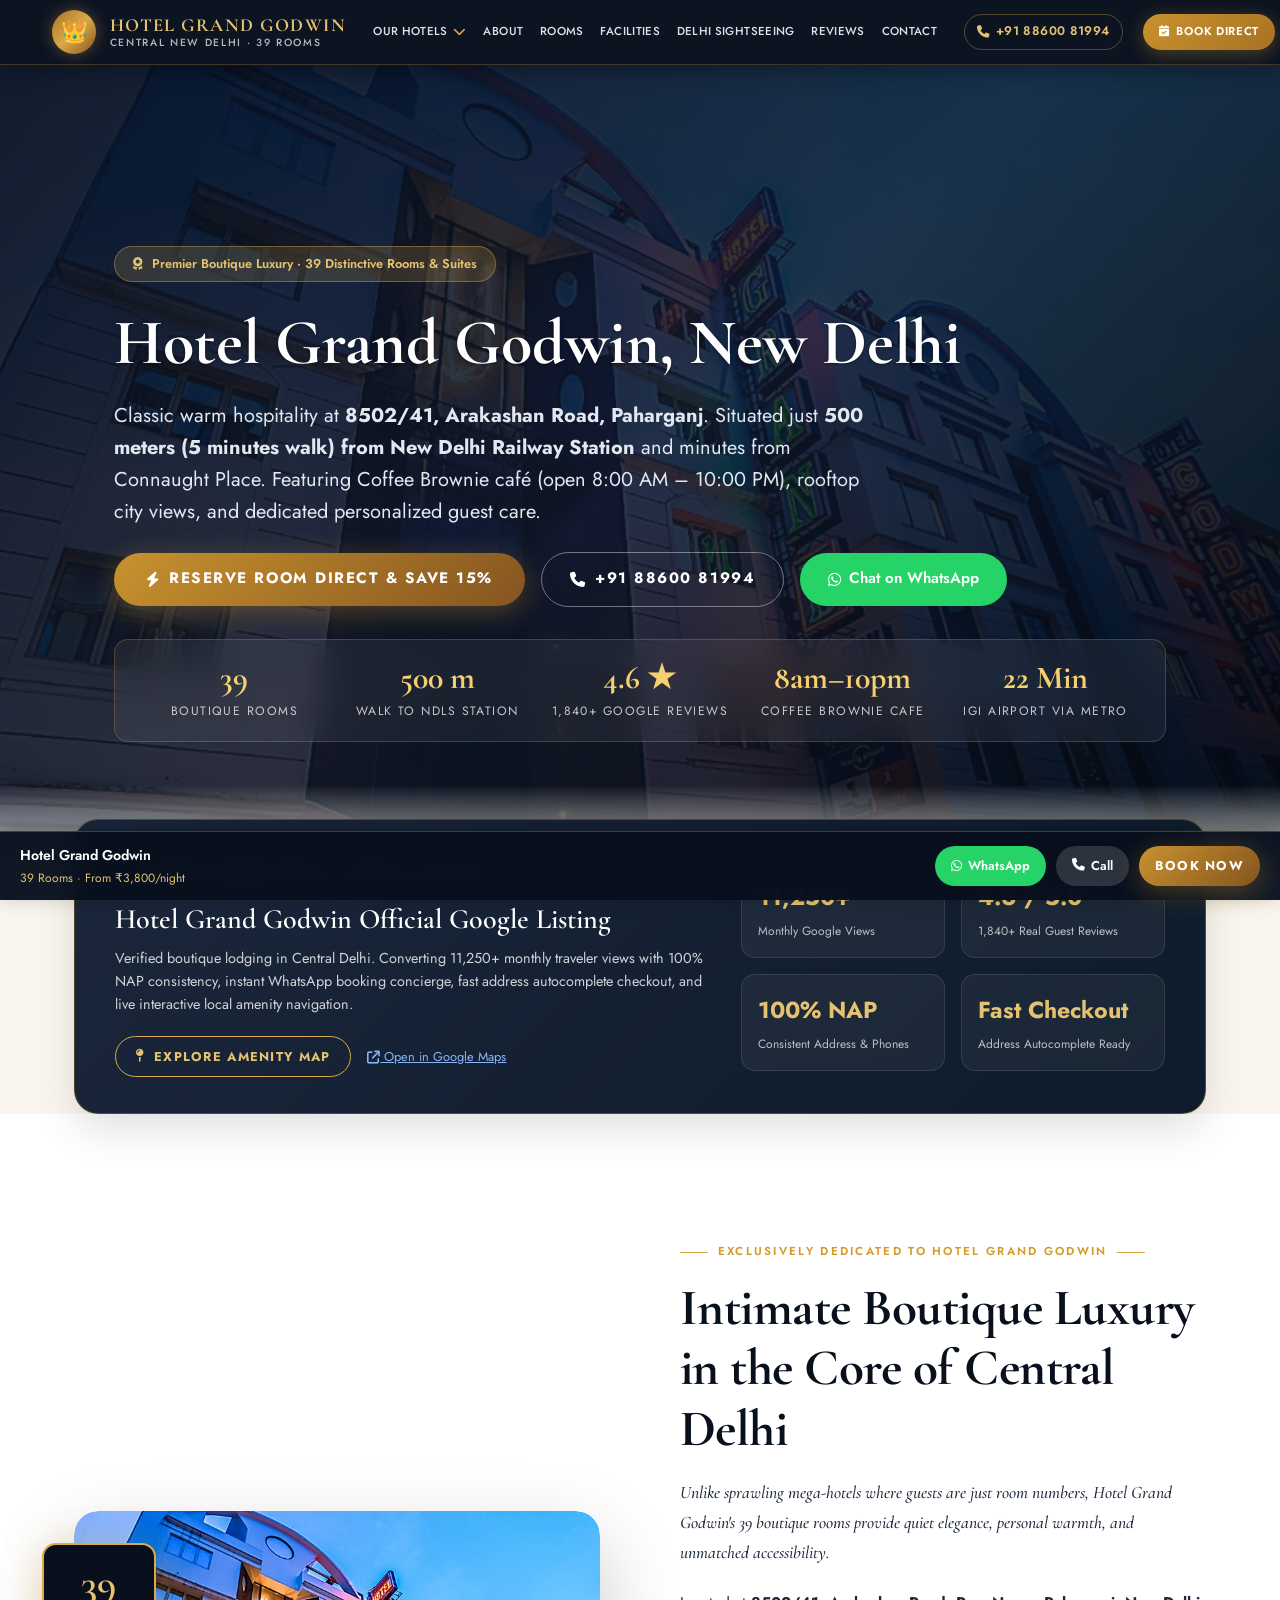
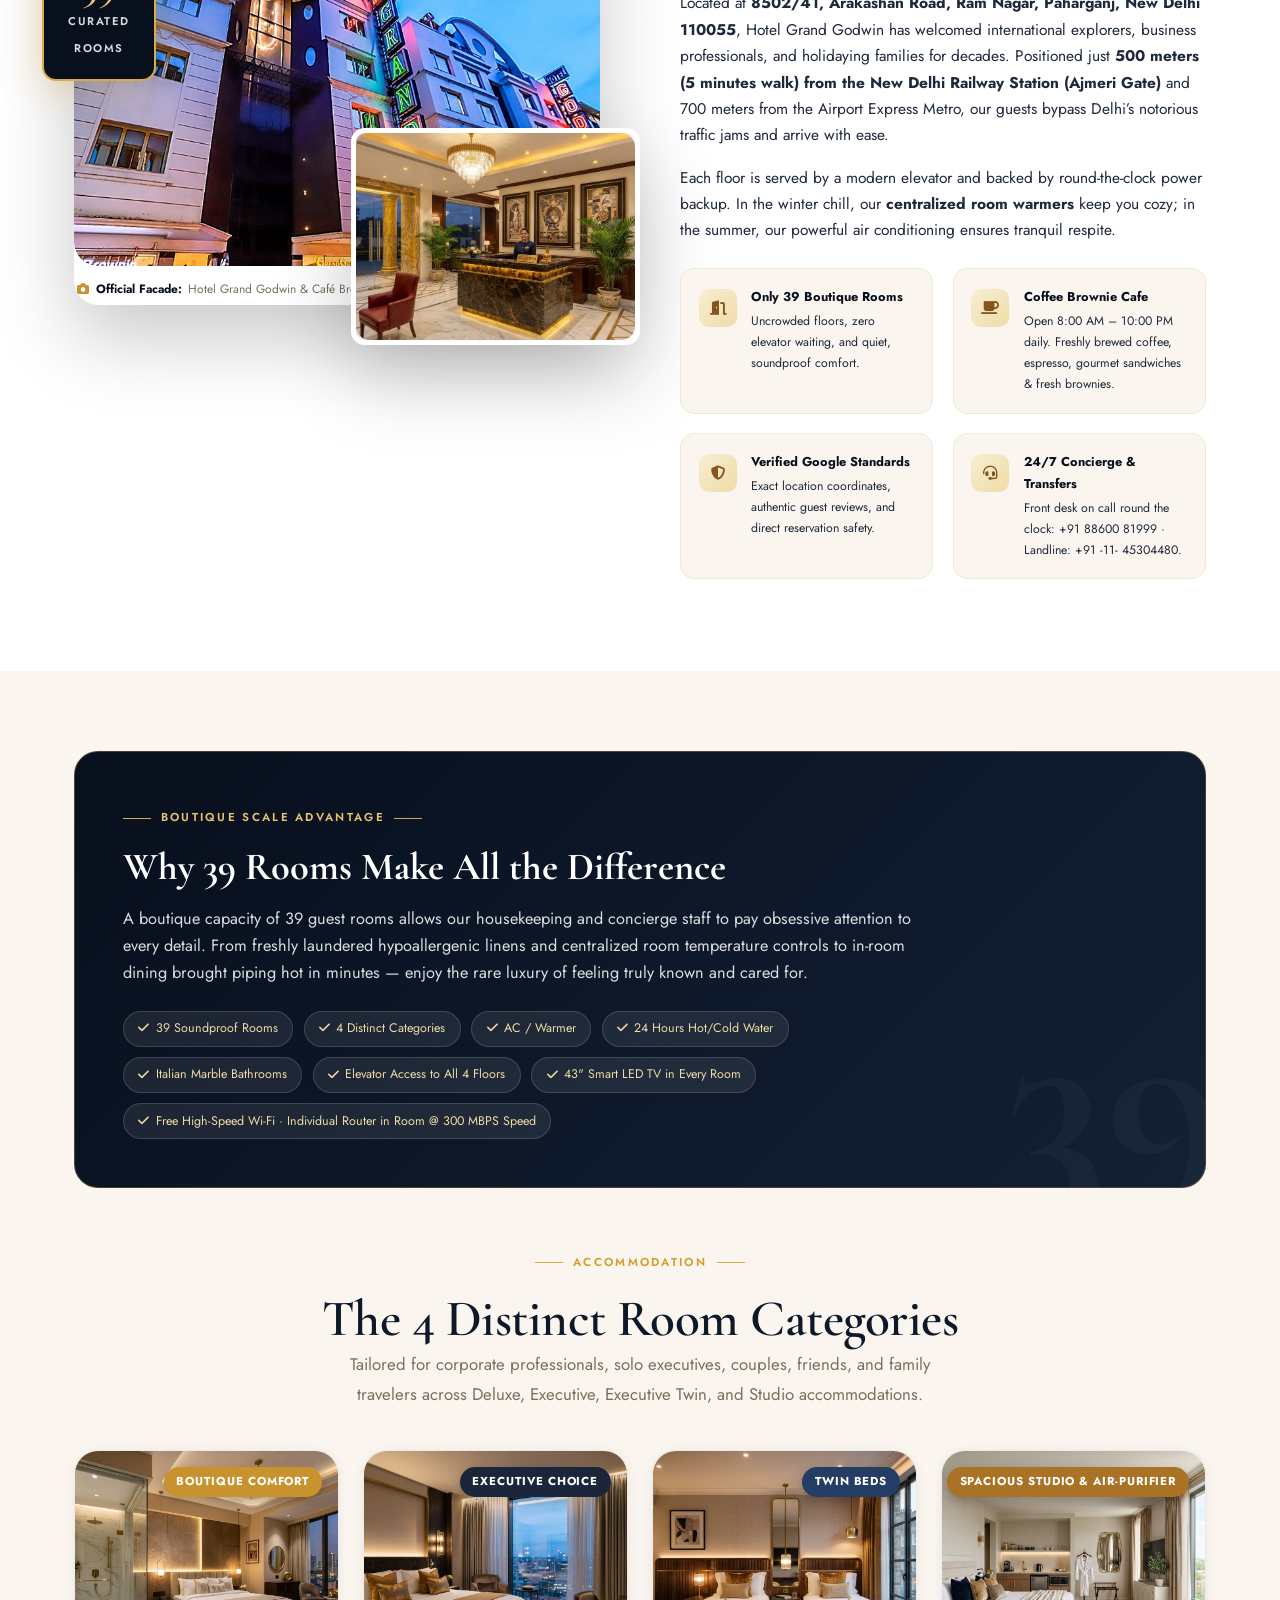
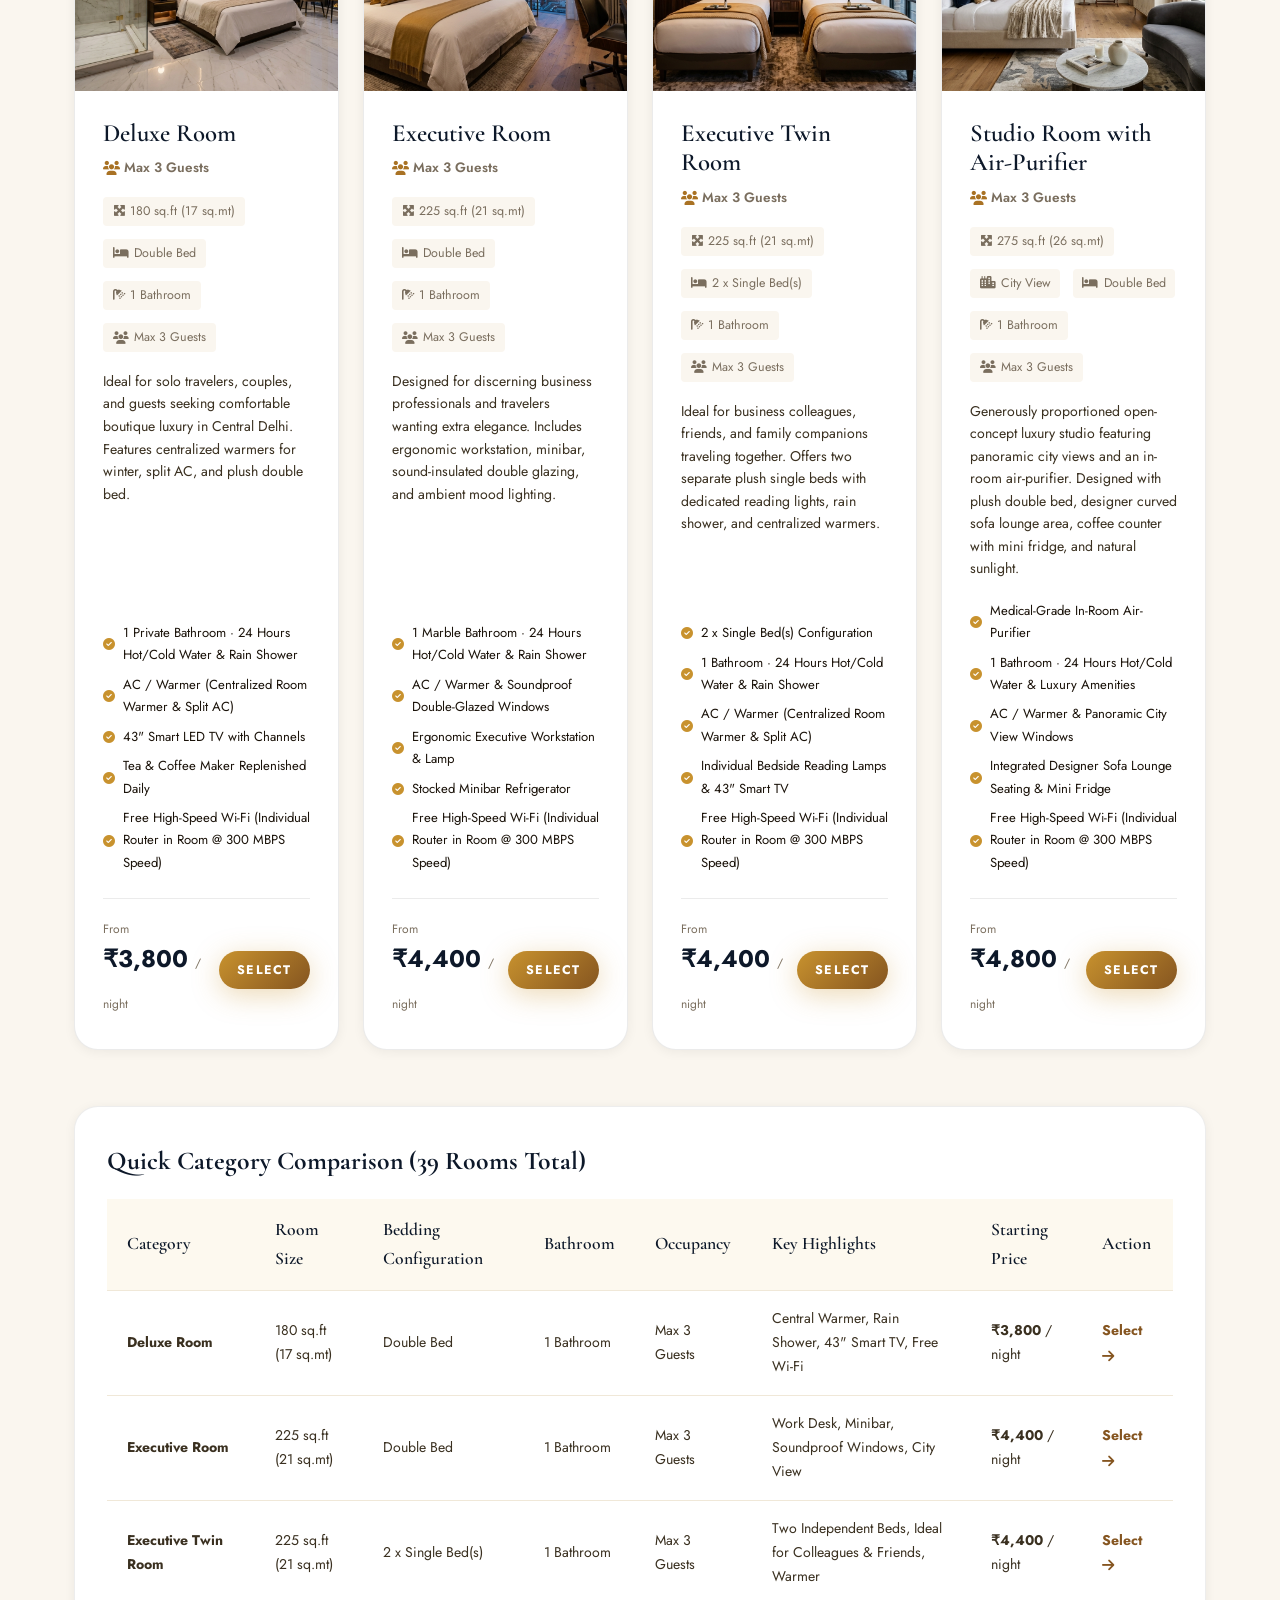
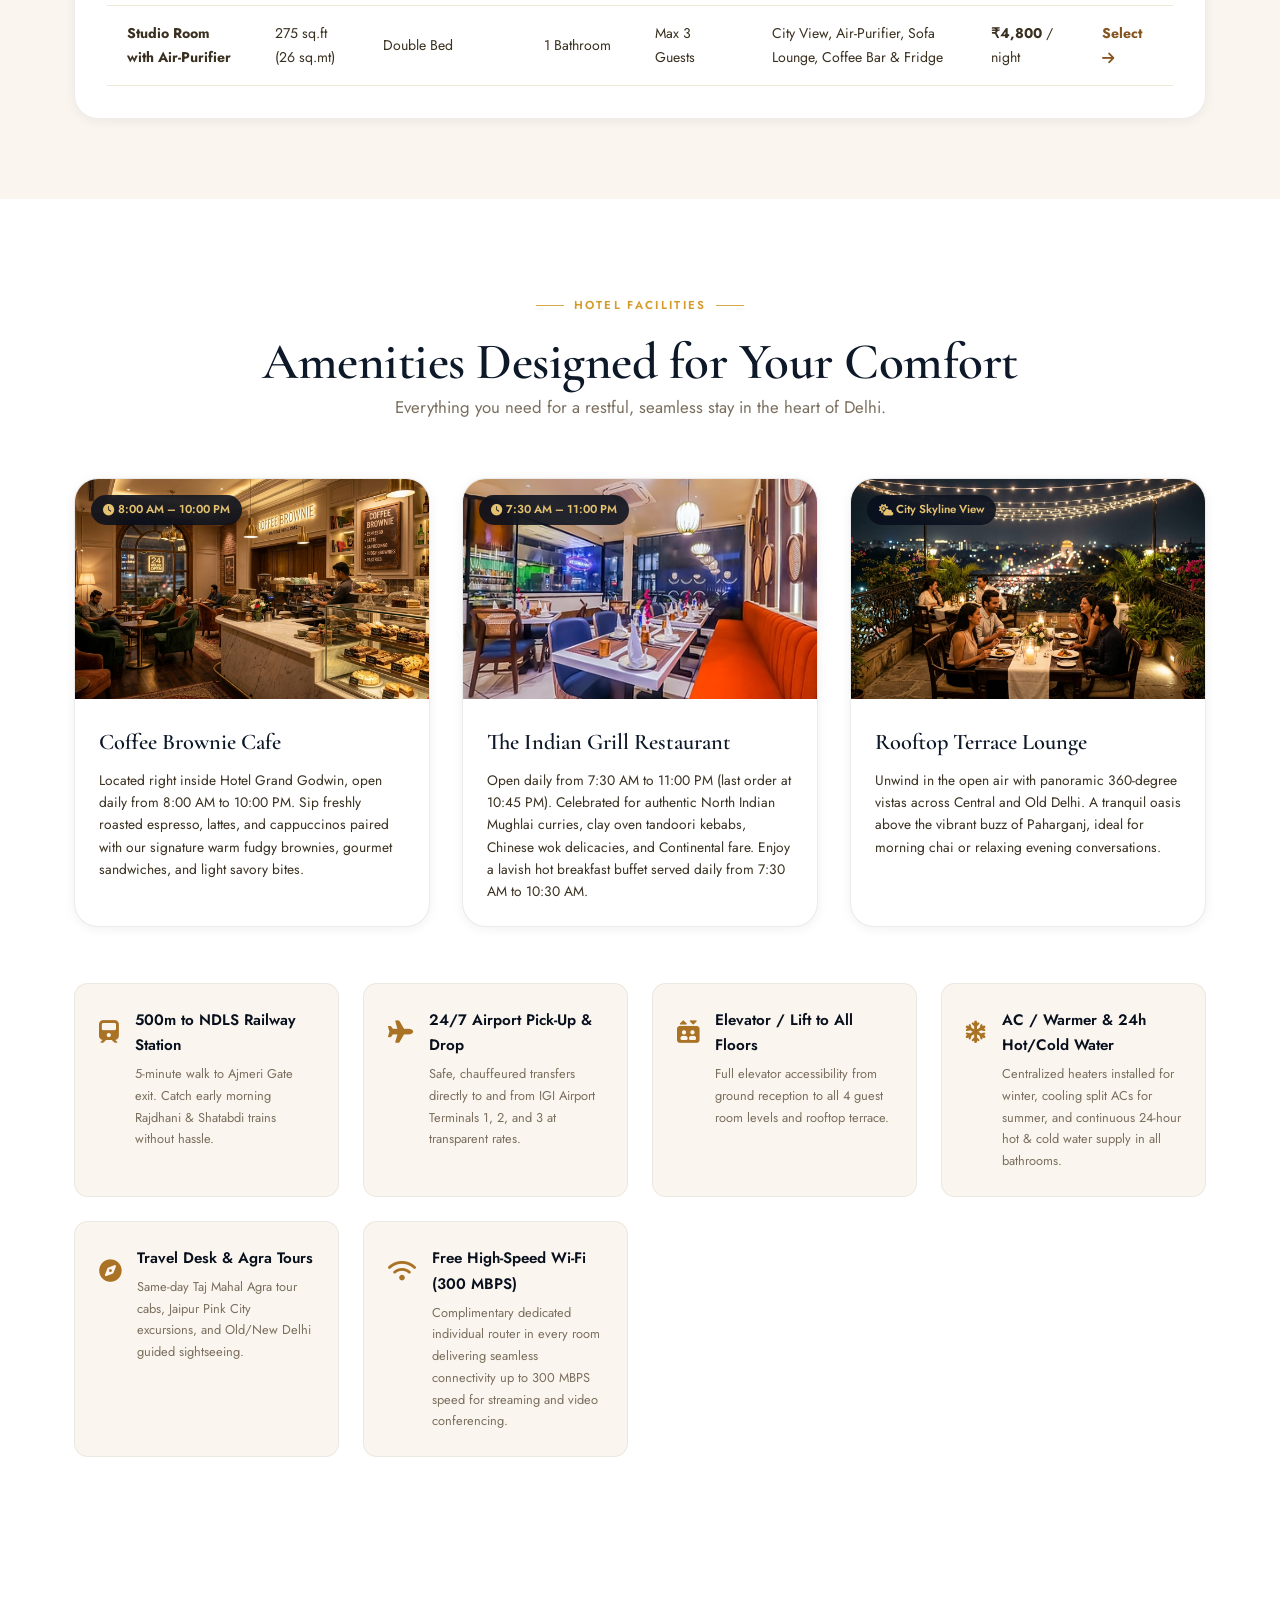
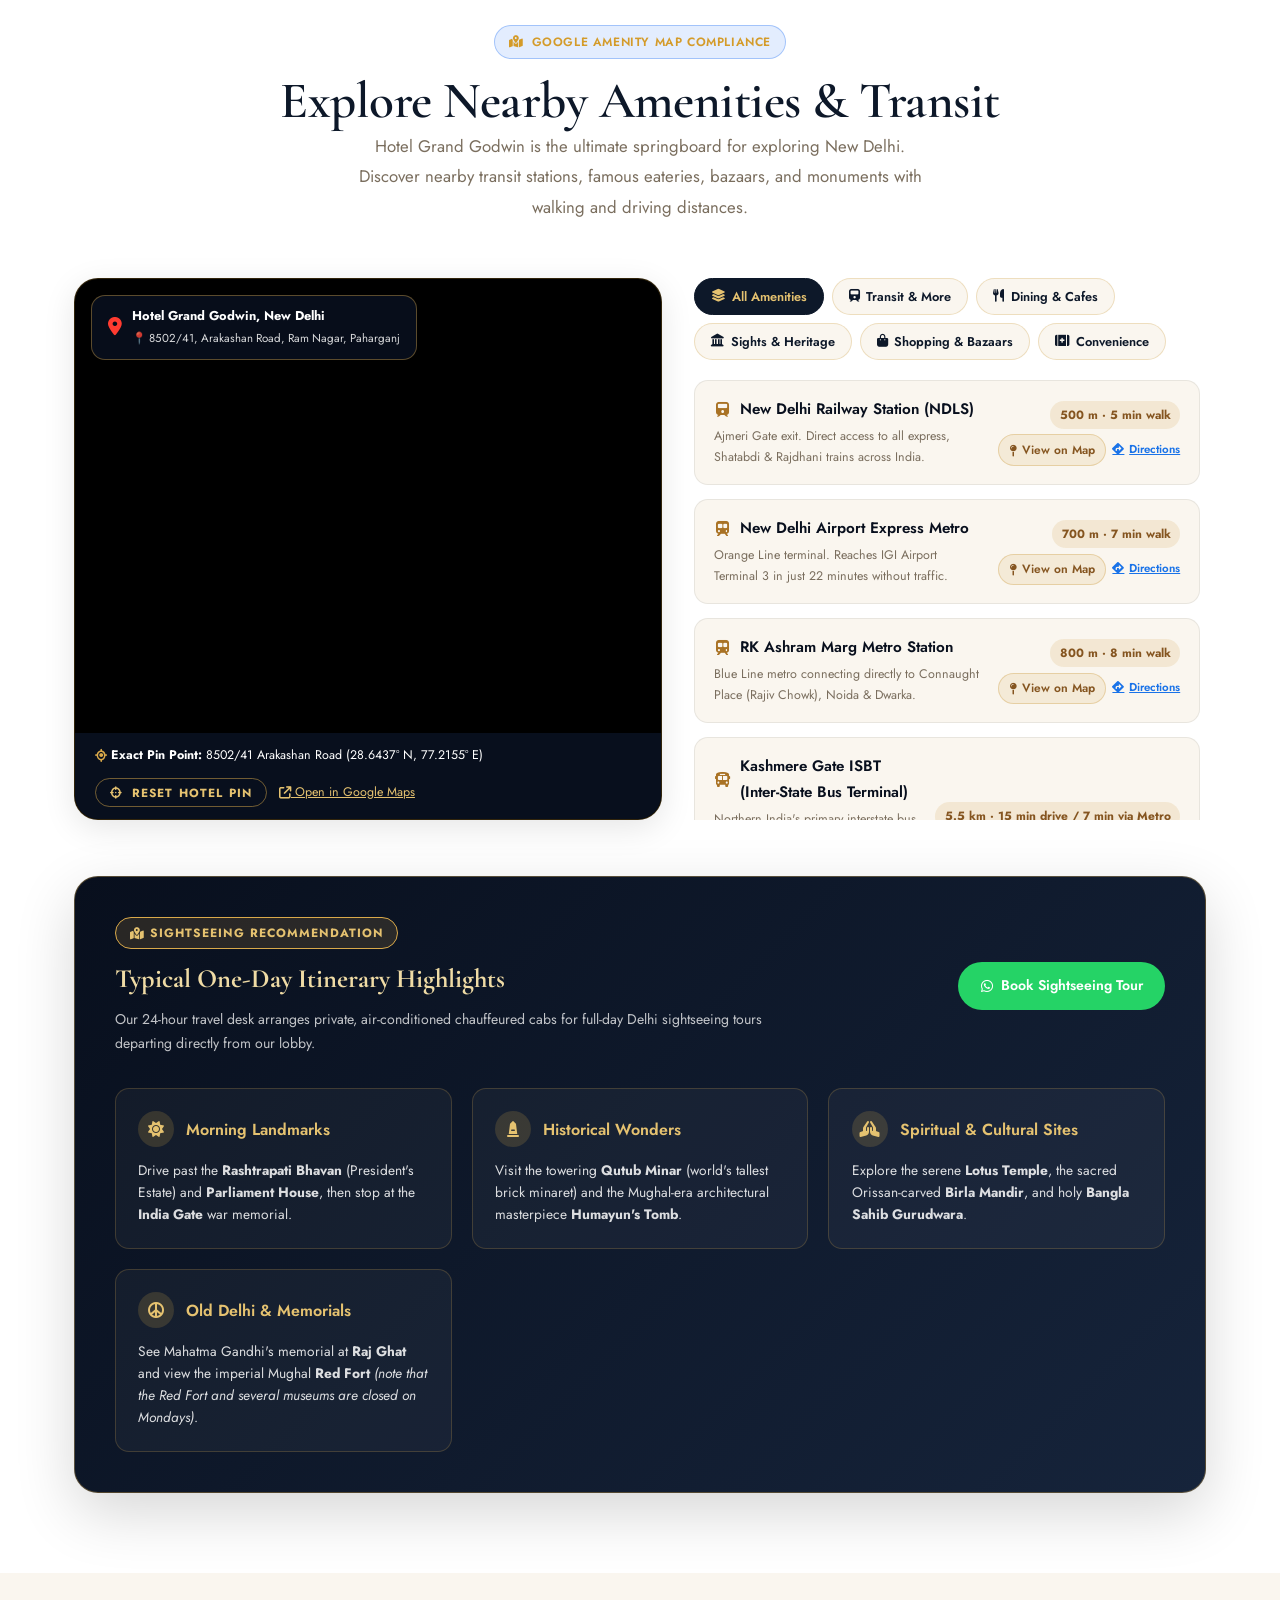
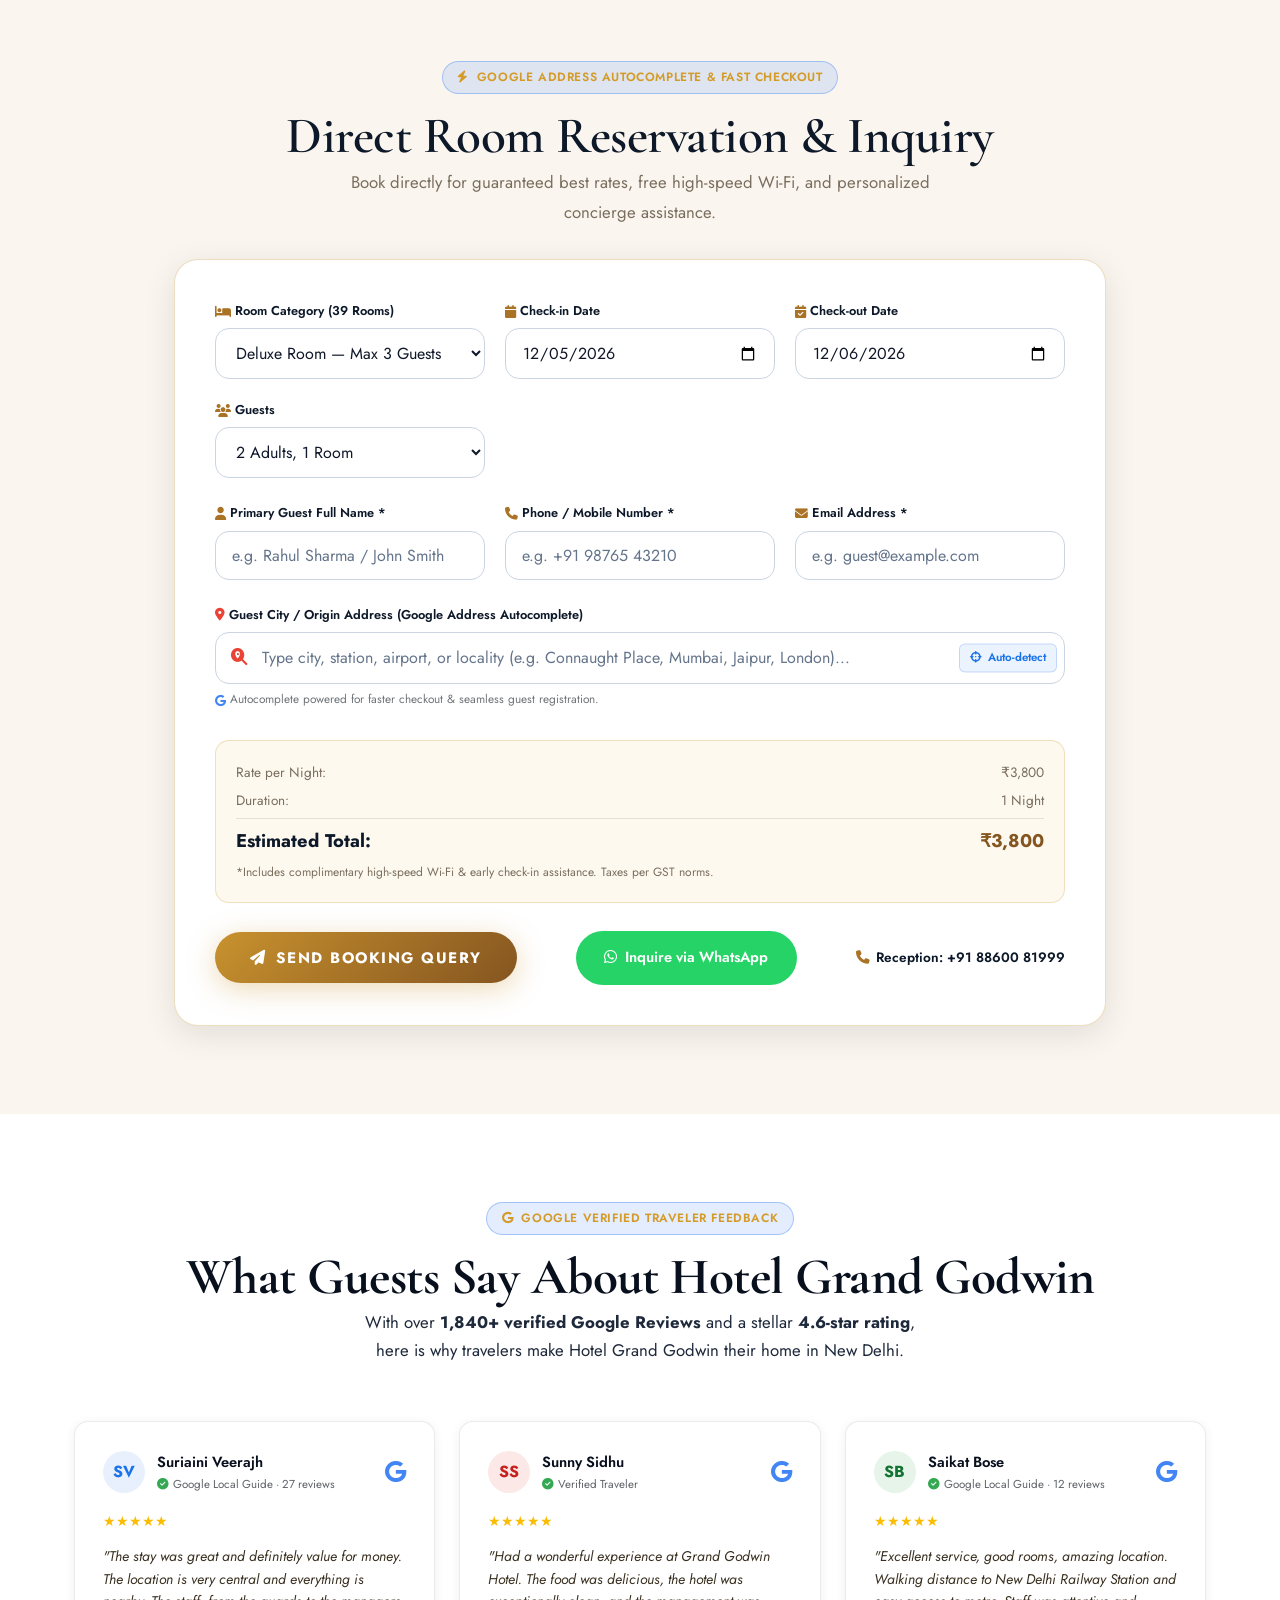
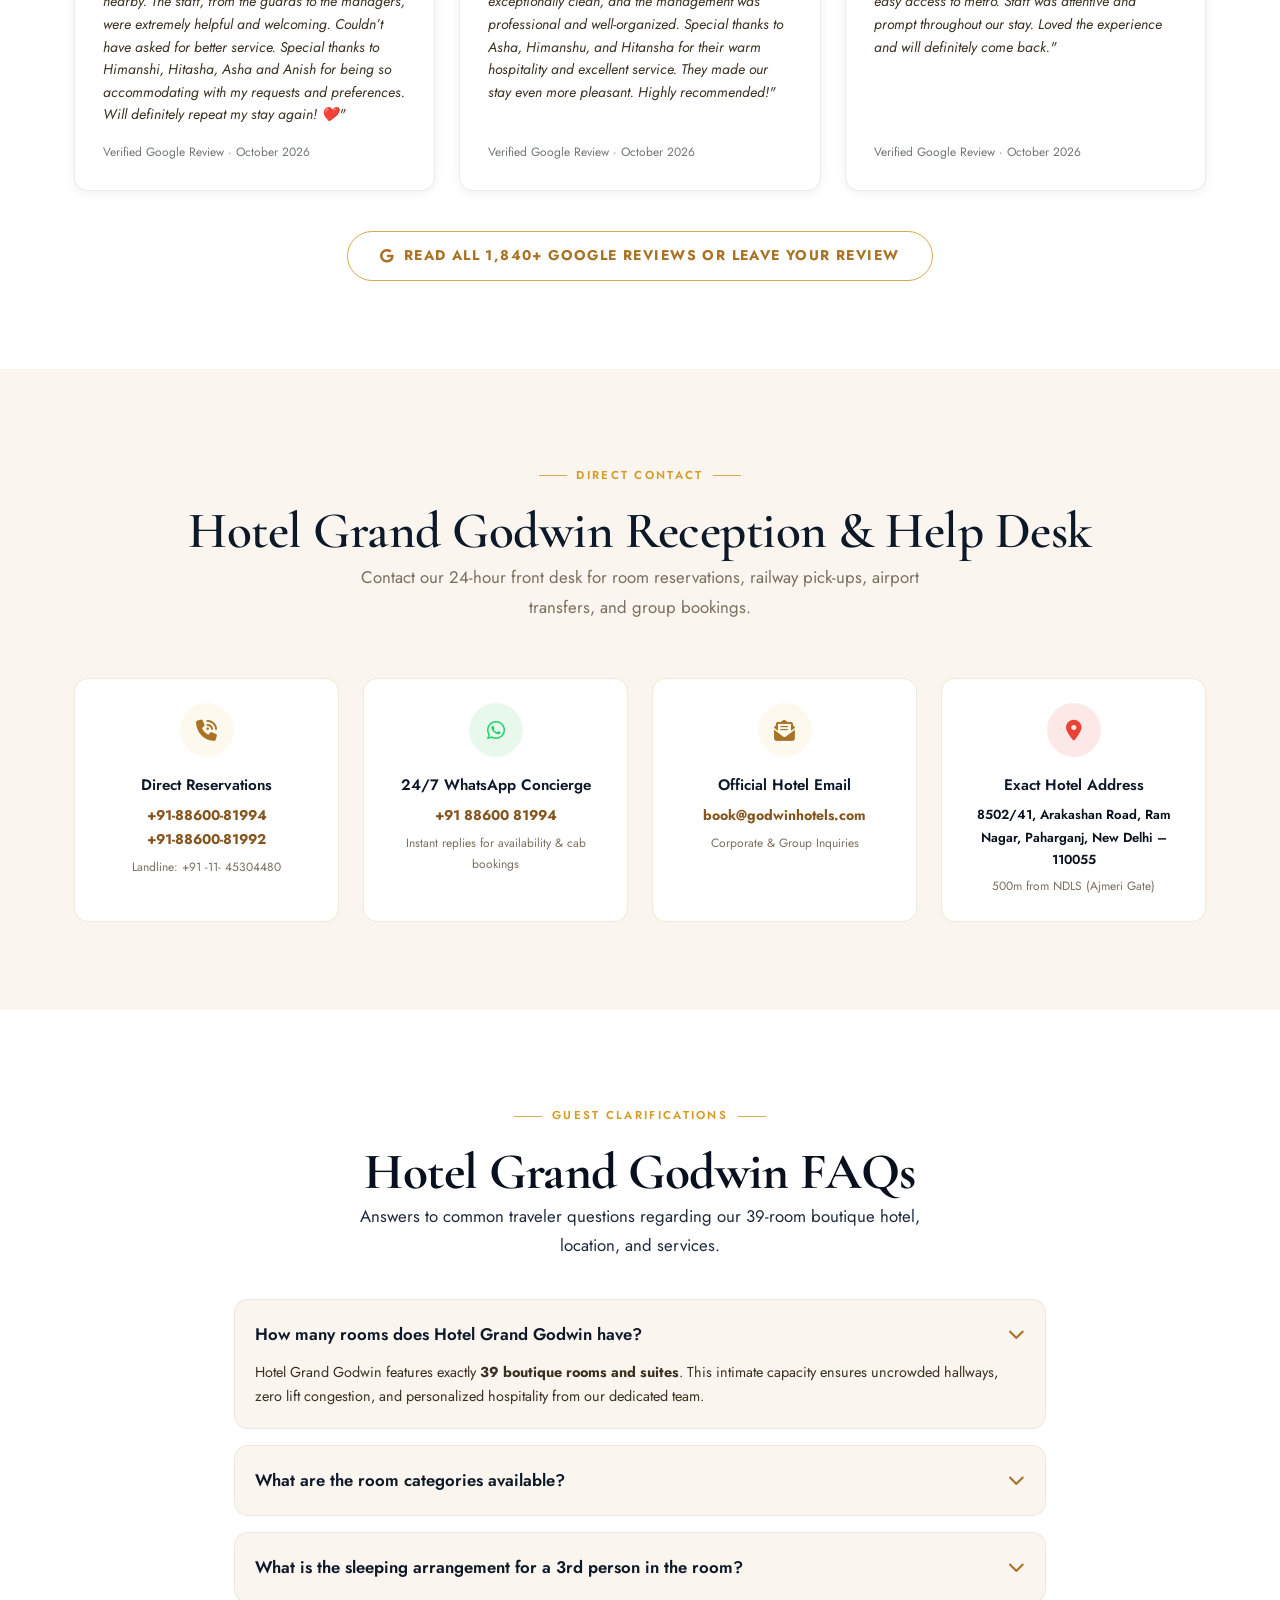
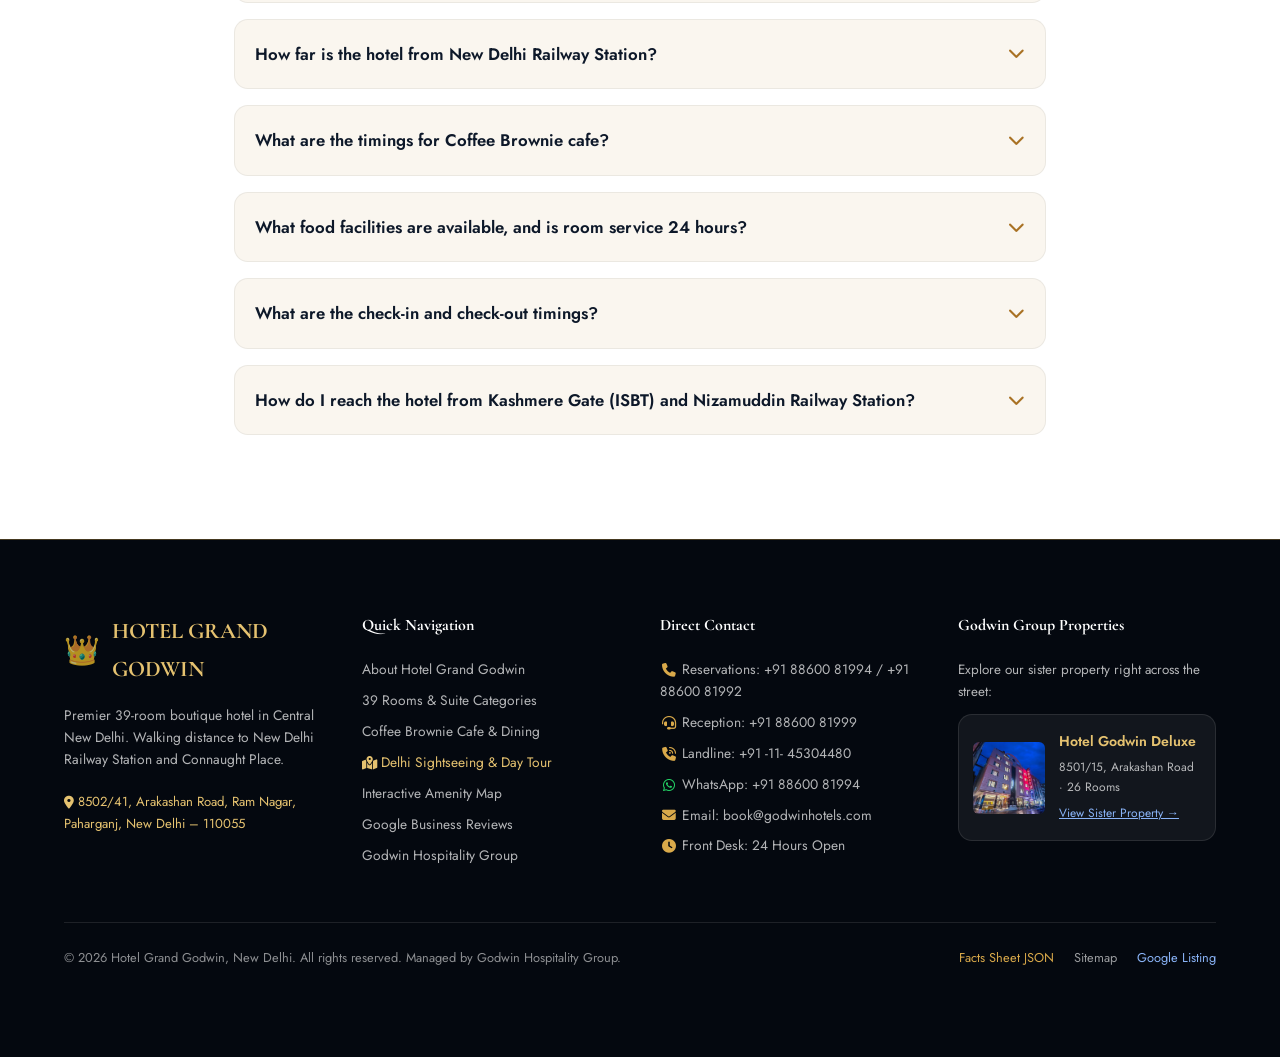
<file: hotel-grand-godwin/index.html>
<!DOCTYPE html>
<html lang="en">
<head>
  <!-- Google tag (gtag.js) -->
  <script async src="https://www.googletagmanager.com/gtag/js?id=G-HDG7YBF3ZQ"></script>
  <script>
    window.dataLayer = window.dataLayer || [];
    function gtag(){dataLayer.push(arguments);}
    gtag('js', new Date());

    gtag('config', 'G-HDG7YBF3ZQ');
  </script>

  <meta charset="UTF-8">
  <meta name="viewport" content="width=device-width, initial-scale=1.0, viewport-fit=cover">
  <meta name="theme-color" content="#080f1d">
  <title>Hotel Grand Godwin New Delhi | 39 Boutique Rooms near New Delhi Railway Station</title>
  <meta name="description" content="Official website of Hotel Grand Godwin, New Delhi. 39 boutique rooms & suites at 8502/41 Arakashan Road, Paharganj — 500m from New Delhi Railway Station and 1.2km from Connaught Place. Coffee Brownie cafe (8:00 AM – 10:00 PM), rooftop terrace & 24/7 airport transfers.">
  <meta name="keywords" content="Hotel Grand Godwin, Hotel Grand Godwin Delhi, hotel near New Delhi railway station, Paharganj boutique hotel, 39 rooms boutique hotel Delhi, Coffee Brownie cafe Delhi, hotels in Arakashan Road Paharganj">

  <!-- Canonical URL -->
  <link rel="canonical" href="https://godwinhotels.com/hotel-grand-godwin/">

  <!-- Open Graph / Facebook -->
  <meta property="og:title" content="Hotel Grand Godwin New Delhi | 39 Boutique Rooms">
  <meta property="og:description" content="Stay at Hotel Grand Godwin on Arakashan Road, Paharganj. 39 thoughtfully appointed rooms, 5-minute walk to New Delhi Railway Station, Coffee Brownie café (open 8:00 AM – 10:00 PM), rooftop terrace & warm hospitality.">
  <meta property="og:type" content="hotel">
  <meta property="og:url" content="https://godwinhotels.com/hotel-grand-godwin/">
  <meta property="og:image" content="https://godwinhotels.com/assets/images/hotel_grand_godwin_exterior.jpg">
  <meta property="og:image:width" content="1024">
  <meta property="og:image:height" content="682">
  <meta property="og:site_name" content="Hotel Grand Godwin, New Delhi">

  <!-- Twitter Card -->
  <meta name="twitter:card" content="summary_large_image">
  <meta name="twitter:title" content="Hotel Grand Godwin New Delhi | 39 Boutique Rooms">
  <meta name="twitter:description" content="39 Boutique Rooms & Suites in Central Delhi, 500m to NDLS Railway Station. Coffee Brownie cafe (8 AM – 10 PM), elevator, room warmers, and rooftop views.">
  <meta name="twitter:image" content="https://godwinhotels.com/assets/images/hotel_grand_godwin_exterior.jpg">

  <!-- Favicon -->
  <link rel="icon" href="data:image/svg+xml,<svg xmlns=%22http://www.w3.org/2000/svg%22 viewBox=%220 0 100 100%22><text y=%22.9em%22 font-size=%2290%22>👑</text></svg>">

  <!-- Preconnect & Preload High-Priority Hero Asset -->
  <link rel="preconnect" href="https://fonts.googleapis.com">
  <link rel="preconnect" href="https://fonts.gstatic.com" crossorigin>
  <link rel="preconnect" href="https://cdnjs.cloudflare.com">
  <link rel="preload" as="image" href="../assets/images/hotel_grand_godwin_exterior_16x9_1200.webp" type="image/webp" fetchpriority="high">

  <!-- FontAwesome 6 -->
  <link rel="stylesheet" href="https://cdnjs.cloudflare.com/ajax/libs/font-awesome/6.5.1/css/all.min.css">

  <!-- Master Stylesheet & Grand Godwin Dedicated Stylesheet -->
  <link rel="stylesheet" href="../assets/css/style.css">
  <link rel="stylesheet" href="../assets/css/hotel-page.css">
  <!-- Mobile & Beauty Optimization -->
  <link rel="stylesheet" href="../assets/css/mobile-optimize.css">

  <!-- Schema.org JSON-LD Structured Data (Google Business Compliance & AEO) -->
  <script type="application/ld+json">
  {
    "@context": "https://schema.org",
    "@graph": [
      {
        "@type": "Hotel",
        "@id": "https://godwinhotels.com/hotel-grand-godwin/#hotel",
        "name": "Hotel Grand Godwin, New Delhi",
        "description": "Premier 39-room boutique hotel located at 8502/41 Arakashan Road, Ram Nagar, Paharganj, New Delhi. Situated 500 meters (5 minutes walk) from New Delhi Railway Station and 1.2 km from Connaught Place. Features Deluxe Rooms, Executive Rooms, Executive Twin Rooms, and Studio Rooms with Air-Purifier, Coffee Brownie café (open 8:00 AM – 10:00 PM), rooftop terrace lounge, elevator, and fully air-conditioned rooms with centralized warmer.",
        "url": "https://godwinhotels.com/hotel-grand-godwin/",
        "image": {
          "@type": "ImageObject",
          "url": "https://godwinhotels.com/assets/images/hotel_grand_godwin_exterior.jpg",
          "contentUrl": "https://godwinhotels.com/assets/images/hotel_grand_godwin_exterior.webp",
          "width": 1024,
          "height": 682,
          "caption": "Hotel Grand Godwin exterior facade with illuminated neon signage, architectural glass elevator shaft, and Cafe Brownie in Paharganj New Delhi"
        },
        "photo": [
          {
            "@type": "ImageObject",
            "url": "https://godwinhotels.com/assets/images/hotel_grand_godwin_exterior.jpg",
            "caption": "Hotel Grand Godwin exterior facade at dusk"
          },
          {
            "@type": "ImageObject",
            "url": "https://godwinhotels.com/assets/images/godwin_reception_lobby.jpg",
            "caption": "Hotel Grand Godwin New Delhi luxury reception lobby with professional receptionist at illuminated marble front desk, crystal chandelier, golden Buddha statue, and palm plants",
            "width": 1200,
            "height": 896,
            "representativeOfPage": true
          }
        ],
        "numberOfRooms": 39,
        "telephone": ["+91-88600-81994", "+91-88600-81999", "+91-11-45304480"],
        "email": "book@godwinhotels.com",
        "priceRange": "₹3,800 - ₹5,800 INR",
        "currenciesAccepted": "INR, USD, EUR, GBP, AED",
        "paymentAccepted": "Cash, Credit Card, Debit Card, UPI, Net Banking",
        "checkinTime": "13:00",
        "checkoutTime": "11:00",
        "petsAllowed": false,
        "starRating": {
          "@type": "Rating",
          "ratingValue": "4",
          "bestRating": "5"
        },
        "aggregateRating": {
          "@type": "AggregateRating",
          "ratingValue": "4.6",
          "reviewCount": "1840",
          "bestRating": "5",
          "worstRating": "1"
        },
        "address": {
          "@type": "PostalAddress",
          "streetAddress": "8502/41, Arakashan Road, Ram Nagar, Paharganj",
          "addressLocality": "Central Delhi, New Delhi",
          "addressRegion": "Delhi",
          "postalCode": "110055",
          "addressCountry": "IN"
        },
        "geo": {
          "@type": "GeoCoordinates",
          "latitude": 28.6437,
          "longitude": 77.2155
        },
        "hasMap": "https://maps.google.com/?cid=12644265435012379361",
        "amenityFeature": [
          { "@type": "LocationFeatureSpecification", "name": "Coffee Brownie Cafe (8:00 AM – 10:00 PM)", "value": true },
          { "@type": "LocationFeatureSpecification", "name": "The Indian Grill Restaurant & Breakfast", "value": true },
          { "@type": "LocationFeatureSpecification", "name": "Rooftop Terrace City Lounge", "value": true },
          { "@type": "LocationFeatureSpecification", "name": "Complimentary High-Speed Wi-Fi", "value": true },
          { "@type": "LocationFeatureSpecification", "name": "Centralized Room Warmers & Air Conditioners", "value": true },
          { "@type": "LocationFeatureSpecification", "name": "Elevator Access to All Floors", "value": true },
          { "@type": "LocationFeatureSpecification", "name": "24/7 Airport & Railway Station Pick-Up", "value": true },
          { "@type": "LocationFeatureSpecification", "name": "Luggage Storage & Travel Desk", "value": true },
          { "@type": "LocationFeatureSpecification", "name": "Doctor on Call & Foreign Exchange", "value": true }
        ],
        "containsPlace": [
          {
            "@type": "HotelRoom",
            "name": "Deluxe Room",
            "description": "Comfortable 180 sq.ft (17 sq.mt) boutique room with double bed, 1 bathroom, centralized warmer, and high-speed Wi-Fi.",
            "occupancy": { "@type": "QuantitativeValue", "maxValue": 3 }
          },
          {
            "@type": "HotelRoom",
            "name": "Executive Room",
            "description": "Sophisticated 225 sq.ft (21 sq.mt) executive room with double bed, 1 bathroom, dedicated workstation, minibar, and premium luxury toiletries.",
            "occupancy": { "@type": "QuantitativeValue", "maxValue": 3 }
          },
          {
            "@type": "HotelRoom",
            "name": "Executive Twin Room",
            "description": "Contemporary 225 sq.ft (21 sq.mt) room with 2 x single bed(s), 1 bathroom, reading lamps, rain shower, and centralized warmer.",
            "occupancy": { "@type": "QuantitativeValue", "maxValue": 3 }
          },
          {
            "@type": "HotelRoom",
            "name": "Studio Room with Air-Purifier",
            "description": "Spacious 275 sq.ft (26 sq.mt) studio room with air-purifier, city view, double bed, 1 bathroom, and coffee bar amenities.",
            "occupancy": { "@type": "QuantitativeValue", "maxValue": 3 }
          }
        ]
      },
      {
        "@type": "FAQPage",
        "@id": "https://godwinhotels.com/hotel-grand-godwin/#faq",
        "mainEntity": [
          {
            "@type": "Question",
            "name": "How many rooms are there in Hotel Grand Godwin, New Delhi?",
            "acceptedAnswer": {
              "@type": "Answer",
              "text": "Hotel Grand Godwin features exactly 39 boutique guest rooms across 4 categories: Deluxe Room, Executive Room, Executive Twin Room, and Studio Room with Air-Purifier, ensuring intimate, attentive, and crowd-free hospitality."
            }
          },
          {
            "@type": "Question",
            "name": "How far is Hotel Grand Godwin from New Delhi Railway Station (NDLS)?",
            "acceptedAnswer": {
              "@type": "Answer",
              "text": "Hotel Grand Godwin is located just 500 meters (approx. 5 minutes walk) from the Ajmeri Gate exit of New Delhi Railway Station, making it the most convenient stay in Central Delhi."
            }
          },
          {
            "@type": "Question",
            "name": "What room categories are available at Hotel Grand Godwin?",
            "acceptedAnswer": {
              "@type": "Answer",
              "text": "Hotel Grand Godwin offers 4 distinct room categories: 1. Deluxe Room (180 sq.ft / 17 sq.mt, Double Bed, 1 Bathroom, Max 3 Guests), 2. Executive Room (225 sq.ft / 21 sq.mt, Double Bed, 1 Bathroom, Max 3 Guests), 3. Executive Twin Room (225 sq.ft / 21 sq.mt, 2 x Single Bed(s), 1 Bathroom, Max 3 Guests), and 4. Studio Room with Air-Purifier (275 sq.ft / 26 sq.mt, City View, Double Bed, 1 Bathroom, Max 3 Guests)."
            }
          },
          {
            "@type": "Question",
            "name": "What food facilities and room service are available at Hotel Grand Godwin?",
            "acceptedAnswer": {
              "@type": "Answer",
              "text": "Hotel Grand Godwin provides 24-hour in-house room service, allowing guests to order fresh, delicious meals and snacks directly to their room at any time of day or night. Guests also enjoy on-site dining at The Indian Grill restaurant (open 7:30 AM – 11:00 PM, last order 10:45 PM; breakfast buffet 7:30 AM – 10:30 AM) and Coffee Brownie boutique cafe (open 8:00 AM – 10:00 PM)."
            }
          },
          {
            "@type": "Question",
            "name": "What is the sleeping arrangement for a 3rd person in the room?",
            "acceptedAnswer": {
              "@type": "Answer",
              "text": "We provide an extra roll-away bed in the room. It will be added whenever you require it in the room to ensure a comfortable stay."
            }
          },
          {
            "@type": "Question",
            "name": "What are the contact numbers for Hotel Grand Godwin?",
            "acceptedAnswer": {
              "@type": "Answer",
              "text": "Guests can call Hotel Grand Godwin directly at +91-88600-81994 or +91-88600-81992. Reception Front Desk: +91-88600-81999. Landline: +91 -11- 45304480. WhatsApp assistance is available 24/7 at +91-88600-81994."
            }
          }
        ]
      }
    ]
  }
  </script>
</head>
<body class="has-floating-bar">

  <!-- ─── NAVBAR ─── -->
  <header class="grand-site-header" id="siteHeader">
    <div class="container-wide">
      <div class="nav-inner">

        <!-- Brand Logo -->
        <a href="./" class="brand-logo" aria-label="Hotel Grand Godwin Home">
          <div class="brand-crest" aria-hidden="true">👑</div>
          <div class="brand-text-wrap">
            <span class="brand-name">Hotel Grand Godwin</span>
            <span class="brand-sub">Central New Delhi · 39 Rooms</span>
          </div>
        </a>

        <!-- Nav Links -->
        <nav class="nav-links" id="navLinks" aria-label="Main Navigation">
          <!-- Our Hotels Dropdown -->
          <div class="nav-dropdown">
            <a href="../#destinations" class="nav-link nav-dropdown-toggle" id="hotelsDropdownToggle" aria-haspopup="true" aria-expanded="false">
              <span>Our Hotels</span> <i class="fa-solid fa-chevron-down chevron"></i>
            </a>
            <div class="nav-dropdown-menu" aria-labelledby="hotelsDropdownToggle" style="background:#0d1829;border:1px solid rgba(217,169,74,0.35);box-shadow:0 16px 40px rgba(0,0,0,0.5);">
              <a href="./" class="nav-dropdown-item" style="color:#fff;">
                <div style="color:var(--gold-400);font-size:1.15rem;margin-top:0.15rem;"><i class="fa-solid fa-crown"></i></div>
                <div>
                  <div class="nav-dropdown-item-title" style="color:#fff;">Hotel Grand Godwin <span style="font-size:0.65rem;background:rgba(217,169,74,0.2);color:var(--gold-300);padding:0.12rem 0.45rem;border-radius:4px;margin-left:0.35rem;">39 Rooms</span></div>
                  <div class="nav-dropdown-item-desc" style="color:rgba(255,255,255,0.7);">Current Page · 8502/41 Arakashan Rd</div>
                </div>
              </a>
              <a href="../hotel-godwin-deluxe/" class="nav-dropdown-item" style="color:#fff;">
                <div style="color:var(--gold-300);font-size:1.15rem;margin-top:0.15rem;"><i class="fa-solid fa-gem"></i></div>
                <div>
                  <div class="nav-dropdown-item-title" style="color:#fff;">Hotel Godwin Deluxe <span style="font-size:0.65rem;background:rgba(217,169,74,0.2);color:var(--gold-300);padding:0.12rem 0.45rem;border-radius:4px;margin-left:0.35rem;">26 Rooms</span></div>
                  <div class="nav-dropdown-item-desc" style="color:rgba(255,255,255,0.7);">Sister Boutique · 8501/15 Arakashan Rd</div>
                </div>
              </a>
              <div class="nav-dropdown-divider" style="background:rgba(217,169,74,0.2);"></div>
              <a href="../" class="nav-dropdown-item" style="padding:0.5rem 1.15rem;font-size:0.78rem;color:var(--gold-300);font-weight:600;">
                <i class="fa-solid fa-arrow-left"></i> Back to Godwin Group
              </a>
            </div>
          </div>

          <a href="#about" class="nav-link">About</a>
          <a href="#rooms-39" class="nav-link">Rooms</a>
          <a href="#amenities" class="nav-link">Facilities</a>
          <a href="../delhi-sightseeing/" class="nav-link">Delhi Sightseeing</a>
          <a href="#google-profile" class="nav-link">Reviews</a>
          <a href="#contact" class="nav-link">Contact</a>
        </nav>

        <!-- CTA & Mobile Toggle -->
        <div style="display:flex;align-items:center;gap:0.75rem;">
          <a href="tel:+918860081994" class="nav-phone-link" aria-label="Call Hotel Grand Godwin">
            <i class="fa-solid fa-phone"></i> <span class="nav-phone-text">+91 88600 81994</span>
          </a>
          <a href="#booking" class="nav-cta" aria-label="Book room direct">
            <i class="fa-solid fa-calendar-check"></i> Book Direct
          </a>
          <button class="mobile-toggle" id="mobileToggle" aria-label="Toggle navigation menu" aria-expanded="false">
            <i class="fa-solid fa-bars" id="menuIcon"></i>
          </button>
        </div>

      </div>
    </div>
  </header>

  <main>
    <!-- ─── HERO SECTION ─── -->
    <section class="grand-hero">
      <div class="container" style="position:relative;z-index:2;max-width:1100px;">
        <div style="display:inline-flex;align-items:center;gap:0.6rem;background:rgba(217,169,74,0.18);border:1px solid rgba(217,169,74,0.4);border-radius:999px;padding:0.4rem 1.1rem;color:var(--gold-300);font-size:0.8rem;font-weight:600;margin-bottom:1.5rem;">
          <i class="fa-solid fa-award"></i> Premier Boutique Luxury · 39 Distinctive Rooms &amp; Suites
        </div>
        
        <h1 style="font-family:var(--font-display);font-size:clamp(2.4rem, 5vw, 4rem);font-weight:700;line-height:1.15;color:#fff;margin-bottom:1.25rem;">
          Hotel Grand Godwin, New Delhi
        </h1>
        
        <p style="font-size:clamp(1rem, 2vw, 1.25rem);color:rgba(255,255,255,0.9);max-width:760px;line-height:1.6;margin-bottom:1.5rem;">
          Classic warm hospitality at <strong>8502/41, Arakashan Road, Paharganj</strong>. Situated just <strong>500 meters (5 minutes walk) from New Delhi Railway Station</strong> and minutes from Connaught Place. Featuring Coffee Brownie café (open 8:00 AM – 10:00 PM), rooftop city views, and dedicated personalized guest care.
        </p>

        <!-- Direct CTA Buttons -->
        <div class="hero-actions" style="display:flex;align-items:center;gap:1rem;flex-wrap:wrap;margin-bottom:2rem;">
          <a href="#booking" class="btn-gold" style="padding:0.85rem 2rem;font-size:0.95rem;border-radius:999px;">
            <i class="fa-solid fa-bolt"></i> Reserve Room Direct &amp; Save 15%
          </a>
          <a href="tel:+918860081994" class="btn-ghost-gold" style="padding:0.85rem 1.75rem;font-size:0.95rem;border-radius:999px;color:#fff;border-color:rgba(255,255,255,0.4);">
            <i class="fa-solid fa-phone"></i> +91 88600 81994
          </a>
          <a href="https://wa.me/918860081994?text=Hello%20Hotel%20Grand%20Godwin%20Team%2C%20I%20want%20to%20inquire%20about%20room%20availability." 
             target="_blank" rel="noopener noreferrer" 
             style="display:inline-flex;align-items:center;gap:0.5rem;background:#25d366;color:#fff;padding:0.85rem 1.75rem;font-size:0.95rem;border-radius:999px;font-weight:600;">
            <i class="fa-brands fa-whatsapp"></i> Chat on WhatsApp
          </a>
        </div>

        <!-- Hero Stats Strip -->
        <div class="hero-stats-strip">
          <div class="hero-stat-item">
            <div class="hero-stat-val">39</div>
            <div class="hero-stat-lbl">Boutique Rooms</div>
          </div>
          <div class="hero-stat-item">
            <div class="hero-stat-val">500 m</div>
            <div class="hero-stat-lbl">Walk to NDLS Station</div>
          </div>
          <div class="hero-stat-item">
            <div class="hero-stat-val">4.6 ★</div>
            <div class="hero-stat-lbl">1,840+ Google Reviews</div>
          </div>
          <div class="hero-stat-item">
            <div class="hero-stat-val">8am–10pm</div>
            <div class="hero-stat-lbl">Coffee Brownie Cafe</div>
          </div>
          <div class="hero-stat-item">
            <div class="hero-stat-val">22 Min</div>
            <div class="hero-stat-lbl">IGI Airport via Metro</div>
          </div>
        </div>

      </div>
    </section>

    <!-- ─── GOOGLE BUSINESS LISTING COMPLIANCE BANNER ─── -->
    <section class="container">
      <div class="gb-compliance-banner">
        <div class="gb-banner-grid">
          <div>
            <div class="gb-badge-pill">
              <i class="fa-brands fa-google"></i> Google Business Profile · Verified &amp; Compliant
            </div>
            <h2 class="gb-title">Hotel Grand Godwin Official Google Listing</h2>
            <p class="gb-desc">
              Verified boutique lodging in Central Delhi. Converting 11,250+ monthly traveler views with 100% NAP consistency, instant WhatsApp booking concierge, fast address autocomplete checkout, and live interactive local amenity navigation.
            </p>
            <div style="display:flex;align-items:center;gap:1rem;margin-top:1.25rem;flex-wrap:wrap;">
              <a href="#amenity-map" class="btn-ghost-gold" style="font-size:0.8rem;padding:0.55rem 1.25rem;color:var(--gold-300);border-color:var(--gold-400);">
                <i class="fa-solid fa-map-pin"></i> Explore Amenity Map
              </a>
              <a href="https://maps.google.com/?cid=12644265435012379361" target="_blank" rel="noopener noreferrer" style="font-size:0.8rem;color:#8ab4f8;text-decoration:underline;">
                <i class="fa-solid fa-arrow-up-right-from-square"></i> Open in Google Maps
              </a>
            </div>
          </div>

          <div class="gb-metrics-cards">
            <div class="gb-metric-card">
              <div class="gb-metric-num">11,250+</div>
              <div class="gb-metric-text">Monthly Google Views</div>
            </div>
            <div class="gb-metric-card">
              <div class="gb-metric-num">4.6 / 5.0</div>
              <div class="gb-metric-text">1,840+ Real Guest Reviews</div>
            </div>
            <div class="gb-metric-card">
              <div class="gb-metric-num">100% NAP</div>
              <div class="gb-metric-text">Consistent Address &amp; Phones</div>
            </div>
            <div class="gb-metric-card">
              <div class="gb-metric-num">Fast Checkout</div>
              <div class="gb-metric-text">Address Autocomplete Ready</div>
            </div>
          </div>
        </div>
      </div>
    </section>

    <!-- ─── ABOUT HOTEL GRAND GODWIN & 39 ROOMS PHILOSOPHY ─── -->
    <section class="about-section" id="about" style="padding:5.5rem 0 3.5rem;">
      <div class="container">
        <div class="about-grid">

          <!-- Image Cluster -->
          <div class="about-image-cluster reveal">
            <figure class="about-img-main semantic-figure" style="margin:0;">
              <picture class="responsive-picture ratio-4-3 img-rounded-lg">
                <source type="image/avif"
                        srcset="../assets/images/hotel_grand_godwin_exterior_4x3_800.avif 800w, ../assets/images/hotel_grand_godwin_exterior_4x3_480.avif 480w"
                        sizes="(max-width: 768px) 100vw, 550px">
                <source type="image/webp"
                        srcset="../assets/images/hotel_grand_godwin_exterior_4x3_800.webp 800w, ../assets/images/hotel_grand_godwin_exterior_4x3_480.webp 480w"
                        sizes="(max-width: 768px) 100vw, 550px">
                <img src="../assets/images/hotel_grand_godwin_exterior_4x3_800.jpg"
                     srcset="../assets/images/hotel_grand_godwin_exterior_4x3_800.jpg 800w, ../assets/images/hotel_grand_godwin_exterior_4x3_480.jpg 480w"
                     sizes="(max-width: 768px) 100vw, 550px"
                     alt="Hotel Grand Godwin building exterior facade illuminated at dusk with Cafe Brownie at 8502/41 Arakashan Road, Paharganj, New Delhi"
                     loading="lazy" decoding="async" width="800" height="600" class="img-fluid-cover">
              </picture>
              <figcaption style="font-size:0.75rem;color:var(--text-muted);margin-top:0.4rem;display:flex;align-items:center;gap:0.4rem;">
                <i class="fa-solid fa-camera" style="color:var(--gold-500);"></i> <strong>Official Facade:</strong> Hotel Grand Godwin &amp; Café Brownie at dusk
              </figcaption>
            </figure>
            <div class="about-img-accent">
              <picture class="responsive-picture">
                <source type="image/webp"
                        srcset="../assets/images/godwin_reception_lobby_card_400x300.webp 400w,
                                ../assets/images/godwin_reception_lobby_card_800x600.webp 800w"
                        sizes="(max-width: 640px) 100vw, 600px">
                <img src="../assets/images/godwin_reception_lobby_card_800x600.jpg"
                     srcset="../assets/images/godwin_reception_lobby_card_400x300.jpg 400w,
                             ../assets/images/godwin_reception_lobby_card_800x600.jpg 800w"
                     sizes="(max-width: 640px) 100vw, 600px"
                     alt="Hotel Grand Godwin New Delhi luxury reception lobby — professional receptionist at marble desk with golden Buddha and crystal chandelier"
                     loading="lazy" decoding="async" width="600" height="450" style="border-radius:var(--radius-md);">
              </picture>
            </div>
            <div class="about-badge" style="background:var(--navy-900);border:2px solid var(--gold-400);">
              <span class="about-badge-num" style="color:var(--gold-300);">39</span>
              <span class="about-badge-text" style="color:#fff;">Curated<br>Rooms</span>
            </div>
          </div>

          <!-- Narrative -->
          <div class="about-text reveal reveal-delay-2">
            <span class="section-eyebrow">Exclusively Dedicated to Hotel Grand Godwin</span>
            <h2 class="section-title" style="margin-bottom:1.2rem;">Intimate Boutique Luxury<br>in the Core of Central Delhi</h2>
            <p class="about-intro" style="font-size:1.1rem;color:var(--gold-700);font-weight:500;">
              Unlike sprawling mega-hotels where guests are just room numbers, Hotel Grand Godwin's 39 boutique rooms provide quiet elegance, personal warmth, and unmatched accessibility.
            </p>
            <p class="about-body">
              Located at <strong>8502/41, Arakashan Road, Ram Nagar, Paharganj, New Delhi 110055</strong>, Hotel Grand Godwin has welcomed international explorers, business professionals, and holidaying families for decades. Positioned just <strong>500 meters (5 minutes walk) from the New Delhi Railway Station (Ajmeri Gate)</strong> and 700 meters from the Airport Express Metro, our guests bypass Delhi’s notorious traffic jams and arrive with ease.
            </p>
            <p class="about-body">
              Each floor is served by a modern elevator and backed by round-the-clock power backup. In the winter chill, our <strong>centralized room warmers</strong> keep you cozy; in the summer, our powerful air conditioning ensures tranquil respite.
            </p>

            <div class="about-pillars" style="margin-top:1.5rem;">
              <div class="pillar">
                <div class="pillar-icon"><i class="fa-solid fa-door-open"></i></div>
                <div>
                  <div class="pillar-title">Only 39 Boutique Rooms</div>
                  <div class="pillar-desc">Uncrowded floors, zero elevator waiting, and quiet, soundproof comfort.</div>
                </div>
              </div>
              <div class="pillar">
                <div class="pillar-icon"><i class="fa-solid fa-mug-saucer"></i></div>
                <div>
                  <div class="pillar-title">Coffee Brownie Cafe</div>
                  <div class="pillar-desc">Open 8:00 AM – 10:00 PM daily. Freshly brewed coffee, espresso, gourmet sandwiches &amp; fresh brownies.</div>
                </div>
              </div>
              <div class="pillar">
                <div class="pillar-icon"><i class="fa-solid fa-shield-halved"></i></div>
                <div>
                  <div class="pillar-title">Verified Google Standards</div>
                  <div class="pillar-desc">Exact location coordinates, authentic guest reviews, and direct reservation safety.</div>
                </div>
              </div>
              <div class="pillar">
                <div class="pillar-icon"><i class="fa-solid fa-headset"></i></div>
                <div>
                  <div class="pillar-title">24/7 Concierge &amp; Transfers</div>
                  <div class="pillar-desc">Front desk on call round the clock: +91 88600 81999 · Landline: +91 -11- 45304480.</div>
                </div>
              </div>
            </div>

          </div>

        </div>
      </div>
    </section>

    <!-- ─── 39 ROOMS SPOTLIGHT & ROOM CATEGORIES ─── -->
    <section class="rooms-spotlight-section" id="rooms-39">
      <div class="container">
        
        <!-- 39 Rooms Spotlight Banner -->
        <div class="spotlight-banner">
          <div class="spotlight-content">
            <span class="section-eyebrow" style="color:var(--gold-300);">Boutique Scale Advantage</span>
            <h2 style="font-family:var(--font-display);font-size:2.4rem;font-weight:700;line-height:1.2;margin-bottom:1rem;color:#fff;">
              Why 39 Rooms Make All the Difference
            </h2>
            <p style="font-size:1.02rem;color:rgba(255,255,255,0.85);line-height:1.65;">
              A boutique capacity of 39 guest rooms allows our housekeeping and concierge staff to pay obsessive attention to every detail. From freshly laundered hypoallergenic linens and centralized room temperature controls to in-room dining brought piping hot in minutes — enjoy the rare luxury of feeling truly known and cared for.
            </p>
            <div class="spotlight-pills">
              <span class="spotlight-pill"><i class="fa-solid fa-check"></i> 39 Soundproof Rooms</span>
              <span class="spotlight-pill"><i class="fa-solid fa-check"></i> 4 Distinct Categories</span>
              <span class="spotlight-pill"><i class="fa-solid fa-check"></i> AC / Warmer</span>
              <span class="spotlight-pill"><i class="fa-solid fa-check"></i> 24 Hours Hot/Cold Water</span>
              <span class="spotlight-pill"><i class="fa-solid fa-check"></i> Italian Marble Bathrooms</span>
              <span class="spotlight-pill"><i class="fa-solid fa-check"></i> Elevator Access to All 4 Floors</span>
              <span class="spotlight-pill"><i class="fa-solid fa-check"></i> 43" Smart LED TV in Every Room</span>
              <span class="spotlight-pill"><i class="fa-solid fa-check"></i> Free High-Speed Wi-Fi · Individual Router in Room @ 300 MBPS Speed</span>
            </div>
          </div>
        </div>

        <!-- Section Title -->
        <div class="section-header-center" style="margin-bottom:2.5rem;">
          <span class="section-eyebrow">Accommodation</span>
          <h2 class="section-title">The 4 Distinct Room Categories</h2>
          <p class="section-lead">Tailored for corporate professionals, solo executives, couples, friends, and family travelers across Deluxe, Executive, Executive Twin, and Studio accommodations.</p>
        </div>

        <!-- Room Cards Grid (4 Categories) -->
        <div class="room-category-grid">

          <!-- Category 1: Deluxe Room -->
          <article class="room-cat-card" id="cat-deluxe">
            <div class="room-cat-badge">Boutique Comfort</div>
            <div class="room-cat-img-box">
              <img src="../assets/images/room_deluxe.jpg" alt="Deluxe Room at Hotel Grand Godwin New Delhi" loading="lazy">
            </div>
            <div class="room-cat-body">
              <div style="display:flex;justify-content:space-between;align-items:baseline;flex-wrap:wrap;gap:0.5rem;margin-bottom:0.25rem;">
                <h3 class="room-cat-title" style="margin-bottom:0;">Deluxe Room</h3>
                <span style="font-size:0.85rem;color:var(--text-muted);font-weight:600;"><i class="fa-solid fa-users" style="color:var(--gold-600);"></i> Max 3 Guests</span>
              </div>
              <div class="room-cat-specs">
                <span class="room-cat-spec-item"><i class="fa-solid fa-maximize"></i> 180 sq.ft (17 sq.mt)</span>
                <span class="room-cat-spec-item"><i class="fa-solid fa-bed"></i> Double Bed</span>
                <span class="room-cat-spec-item"><i class="fa-solid fa-shower"></i> 1 Bathroom</span>
                <span class="room-cat-spec-item"><i class="fa-solid fa-users"></i> Max 3 Guests</span>
              </div>
              <p class="room-cat-desc">
                Ideal for solo travelers, couples, and guests seeking comfortable boutique luxury in Central Delhi. Features centralized warmers for winter, split AC, and plush double bed.
              </p>
              <ul class="room-cat-features">
                <li><i class="fa-solid fa-circle-check"></i> 1 Private Bathroom · 24 Hours Hot/Cold Water &amp; Rain Shower</li>
                <li><i class="fa-solid fa-circle-check"></i> AC / Warmer (Centralized Room Warmer &amp; Split AC)</li>
                <li><i class="fa-solid fa-circle-check"></i> 43" Smart LED TV with Channels</li>
                <li><i class="fa-solid fa-circle-check"></i> Tea &amp; Coffee Maker Replenished Daily</li>
                <li><i class="fa-solid fa-circle-check"></i> Free High-Speed Wi-Fi (Individual Router in Room @ 300 MBPS Speed)</li>
              </ul>
              <div class="room-cat-footer">
                <div>
                  <div style="font-size:0.75rem;color:var(--text-muted);">From</div>
                  <div class="room-cat-price">₹3,800 <span>/ night</span></div>
                </div>
                <button class="btn-gold select-room-cat-btn" data-category="Deluxe Room" style="padding:0.6rem 1.15rem;font-size:0.78rem;border-radius:999px;">
                  Select
                </button>
              </div>
            </div>
          </article>

          <!-- Category 2: Executive Room -->
          <article class="room-cat-card" id="cat-executive">
            <div class="room-cat-badge" style="background:#1b263b;">Executive Choice</div>
            <div class="room-cat-img-box">
              <img src="../assets/images/room_executive.jpg" alt="Executive Room at Hotel Grand Godwin New Delhi" loading="lazy">
            </div>
            <div class="room-cat-body">
              <div style="display:flex;justify-content:space-between;align-items:baseline;flex-wrap:wrap;gap:0.5rem;margin-bottom:0.25rem;">
                <h3 class="room-cat-title" style="margin-bottom:0;">Executive Room</h3>
                <span style="font-size:0.85rem;color:var(--text-muted);font-weight:600;"><i class="fa-solid fa-users" style="color:var(--gold-600);"></i> Max 3 Guests</span>
              </div>
              <div class="room-cat-specs">
                <span class="room-cat-spec-item"><i class="fa-solid fa-maximize"></i> 225 sq.ft (21 sq.mt)</span>
                <span class="room-cat-spec-item"><i class="fa-solid fa-bed"></i> Double Bed</span>
                <span class="room-cat-spec-item"><i class="fa-solid fa-shower"></i> 1 Bathroom</span>
                <span class="room-cat-spec-item"><i class="fa-solid fa-users"></i> Max 3 Guests</span>
              </div>
              <p class="room-cat-desc">
                Designed for discerning business professionals and travelers wanting extra elegance. Includes ergonomic workstation, minibar, sound-insulated double glazing, and ambient mood lighting.
              </p>
              <ul class="room-cat-features">
                <li><i class="fa-solid fa-circle-check"></i> 1 Marble Bathroom · 24 Hours Hot/Cold Water &amp; Rain Shower</li>
                <li><i class="fa-solid fa-circle-check"></i> AC / Warmer &amp; Soundproof Double-Glazed Windows</li>
                <li><i class="fa-solid fa-circle-check"></i> Ergonomic Executive Workstation &amp; Lamp</li>
                <li><i class="fa-solid fa-circle-check"></i> Stocked Minibar Refrigerator</li>
                <li><i class="fa-solid fa-circle-check"></i> Free High-Speed Wi-Fi (Individual Router in Room @ 300 MBPS Speed)</li>
              </ul>
              <div class="room-cat-footer">
                <div>
                  <div style="font-size:0.75rem;color:var(--text-muted);">From</div>
                  <div class="room-cat-price">₹4,400 <span>/ night</span></div>
                </div>
                <button class="btn-gold select-room-cat-btn" data-category="Executive Room" style="padding:0.6rem 1.15rem;font-size:0.78rem;border-radius:999px;">
                  Select
                </button>
              </div>
            </div>
          </article>

          <!-- Category 3: Executive Twin Room -->
          <article class="room-cat-card" id="cat-twin">
            <div class="room-cat-badge" style="background:#243d65;">Twin Beds</div>
            <div class="room-cat-img-box">
              <img src="../assets/images/room_twin.jpg" alt="Executive Twin Room at Hotel Grand Godwin New Delhi" loading="lazy">
            </div>
            <div class="room-cat-body">
              <div style="display:flex;justify-content:space-between;align-items:baseline;flex-wrap:wrap;gap:0.5rem;margin-bottom:0.25rem;">
                <h3 class="room-cat-title" style="margin-bottom:0;">Executive Twin Room</h3>
                <span style="font-size:0.85rem;color:var(--text-muted);font-weight:600;"><i class="fa-solid fa-users" style="color:var(--gold-600);"></i> Max 3 Guests</span>
              </div>
              <div class="room-cat-specs">
                <span class="room-cat-spec-item"><i class="fa-solid fa-maximize"></i> 225 sq.ft (21 sq.mt)</span>
                <span class="room-cat-spec-item"><i class="fa-solid fa-bed"></i> 2 x Single Bed(s)</span>
                <span class="room-cat-spec-item"><i class="fa-solid fa-shower"></i> 1 Bathroom</span>
                <span class="room-cat-spec-item"><i class="fa-solid fa-users"></i> Max 3 Guests</span>
              </div>
              <p class="room-cat-desc">
                Ideal for business colleagues, friends, and family companions traveling together. Offers two separate plush single beds with dedicated reading lights, rain shower, and centralized warmers.
              </p>
              <ul class="room-cat-features">
                <li><i class="fa-solid fa-circle-check"></i> 2 x Single Bed(s) Configuration</li>
                <li><i class="fa-solid fa-circle-check"></i> 1 Bathroom · 24 Hours Hot/Cold Water &amp; Rain Shower</li>
                <li><i class="fa-solid fa-circle-check"></i> AC / Warmer (Centralized Room Warmer &amp; Split AC)</li>
                <li><i class="fa-solid fa-circle-check"></i> Individual Bedside Reading Lamps &amp; 43" Smart TV</li>
                <li><i class="fa-solid fa-circle-check"></i> Free High-Speed Wi-Fi (Individual Router in Room @ 300 MBPS Speed)</li>
              </ul>
              <div class="room-cat-footer">
                <div>
                  <div style="font-size:0.75rem;color:var(--text-muted);">From</div>
                  <div class="room-cat-price">₹4,400 <span>/ night</span></div>
                </div>
                <button class="btn-gold select-room-cat-btn" data-category="Executive Twin" style="padding:0.6rem 1.15rem;font-size:0.78rem;border-radius:999px;">
                  Select
                </button>
              </div>
            </div>
          </article>

          <!-- Category 4: Studio Room with Air-Purifier -->
          <article class="room-cat-card" id="cat-studio">
            <div class="room-cat-badge" style="background:var(--gold-600);">Spacious Studio &amp; Air-Purifier</div>
            <div class="room-cat-img-box">
              <img src="../assets/images/room_studio.jpg" alt="Studio Room at Hotel Grand Godwin New Delhi" loading="lazy">
            </div>
            <div class="room-cat-body">
              <div style="display:flex;justify-content:space-between;align-items:baseline;flex-wrap:wrap;gap:0.5rem;margin-bottom:0.25rem;">
                <h3 class="room-cat-title" style="margin-bottom:0;">Studio Room with Air-Purifier</h3>
                <span style="font-size:0.85rem;color:var(--text-muted);font-weight:600;"><i class="fa-solid fa-users" style="color:var(--gold-600);"></i> Max 3 Guests</span>
              </div>
              <div class="room-cat-specs">
                <span class="room-cat-spec-item"><i class="fa-solid fa-maximize"></i> 275 sq.ft (26 sq.mt)</span>
                <span class="room-cat-spec-item"><i class="fa-solid fa-city"></i> City View</span>
                <span class="room-cat-spec-item"><i class="fa-solid fa-bed"></i> Double Bed</span>
                <span class="room-cat-spec-item"><i class="fa-solid fa-shower"></i> 1 Bathroom</span>
                <span class="room-cat-spec-item"><i class="fa-solid fa-users"></i> Max 3 Guests</span>
              </div>
              <p class="room-cat-desc">
                Generously proportioned open-concept luxury studio featuring panoramic city views and an in-room air-purifier. Designed with plush double bed, designer curved sofa lounge area, coffee counter with mini fridge, and natural sunlight.
              </p>
              <ul class="room-cat-features">
                <li><i class="fa-solid fa-circle-check"></i> Medical-Grade In-Room Air-Purifier</li>
                <li><i class="fa-solid fa-circle-check"></i> 1 Bathroom · 24 Hours Hot/Cold Water &amp; Luxury Amenities</li>
                <li><i class="fa-solid fa-circle-check"></i> AC / Warmer &amp; Panoramic City View Windows</li>
                <li><i class="fa-solid fa-circle-check"></i> Integrated Designer Sofa Lounge Seating &amp; Mini Fridge</li>
                <li><i class="fa-solid fa-circle-check"></i> Free High-Speed Wi-Fi (Individual Router in Room @ 300 MBPS Speed)</li>
              </ul>
              <div class="room-cat-footer">
                <div>
                  <div style="font-size:0.75rem;color:var(--text-muted);">From</div>
                  <div class="room-cat-price">₹4,800 <span>/ night</span></div>
                </div>
                <button class="btn-gold select-room-cat-btn" data-category="Studio Room" style="padding:0.6rem 1.15rem;font-size:0.78rem;border-radius:999px;">
                  Select
                </button>
              </div>
            </div>
          </article>

        </div>

        <!-- Room Comparison Table -->
        <div class="comparison-wrap">
          <h3 style="font-family:var(--font-display);font-size:1.6rem;color:var(--navy-850);margin-bottom:1rem;">
            Quick Category Comparison (39 Rooms Total)
          </h3>
          <table class="comparison-table">
            <thead>
              <tr>
                <th>Category</th>
                <th>Room Size</th>
                <th>Bedding Configuration</th>
                <th>Bathroom</th>
                <th>Occupancy</th>
                <th>Key Highlights</th>
                <th>Starting Price</th>
                <th>Action</th>
              </tr>
            </thead>
            <tbody>
              <tr>
                <td><strong>Deluxe Room</strong></td>
                <td>180 sq.ft (17 sq.mt)</td>
                <td>Double Bed</td>
                <td>1 Bathroom</td>
                <td>Max 3 Guests</td>
                <td>Central Warmer, Rain Shower, 43" Smart TV, Free Wi-Fi</td>
                <td><strong>₹3,800</strong> / night</td>
                <td><a href="#booking" class="select-room-cat-btn" data-category="Deluxe Room" style="color:var(--gold-700);font-weight:700;">Select <i class="fa-solid fa-arrow-right"></i></a></td>
              </tr>
              <tr>
                <td><strong>Executive Room</strong></td>
                <td>225 sq.ft (21 sq.mt)</td>
                <td>Double Bed</td>
                <td>1 Bathroom</td>
                <td>Max 3 Guests</td>
                <td>Work Desk, Minibar, Soundproof Windows, City View</td>
                <td><strong>₹4,400</strong> / night</td>
                <td><a href="#booking" class="select-room-cat-btn" data-category="Executive Room" style="color:var(--gold-700);font-weight:700;">Select <i class="fa-solid fa-arrow-right"></i></a></td>
              </tr>
              <tr>
                <td><strong>Executive Twin Room</strong></td>
                <td>225 sq.ft (21 sq.mt)</td>
                <td>2 x Single Bed(s)</td>
                <td>1 Bathroom</td>
                <td>Max 3 Guests</td>
                <td>Two Independent Beds, Ideal for Colleagues &amp; Friends, Warmer</td>
                <td><strong>₹4,400</strong> / night</td>
                <td><a href="#booking" class="select-room-cat-btn" data-category="Executive Twin" style="color:var(--gold-700);font-weight:700;">Select <i class="fa-solid fa-arrow-right"></i></a></td>
              </tr>
              <tr>
                <td><strong>Studio Room with Air-Purifier</strong></td>
                <td>275 sq.ft (26 sq.mt)</td>
                <td>Double Bed</td>
                <td>1 Bathroom</td>
                <td>Max 3 Guests</td>
                <td>City View, Air-Purifier, Sofa Lounge, Coffee Bar &amp; Fridge</td>
                <td><strong>₹4,800</strong> / night</td>
                <td><a href="#booking" class="select-room-cat-btn" data-category="Studio Room" style="color:var(--gold-700);font-weight:700;">Select <i class="fa-solid fa-arrow-right"></i></a></td>
              </tr>
            </tbody>
          </table>
        </div>

      </div>
    </section>

    <!-- ─── FACILITIES, COFFEE BROWNIE & DINING ─── -->
    <section class="facilities-section" id="amenities" style="padding:5.5rem 0;background:var(--white);">
      <div class="container">
        <div class="section-header-center">
          <span class="section-eyebrow">Hotel Facilities</span>
          <h2 class="section-title">Amenities Designed for Your Comfort</h2>
          <p class="section-lead">Everything you need for a restful, seamless stay in the heart of Delhi.</p>
        </div>

        <div class="facilities-spotlight-grid">

          <!-- Coffee Brownie Cafe -->
          <div class="facility-card">
            <div class="facility-img-wrap">
              <img src="../assets/images/cafe_brownie.jpg" alt="Coffee Brownie Cafe at Hotel Grand Godwin" loading="lazy">
              <span class="facility-badge"><i class="fa-solid fa-clock"></i> 8:00 AM – 10:00 PM</span>
            </div>
            <div class="facility-body">
              <h3 class="facility-title">Coffee Brownie Cafe</h3>
              <p class="facility-desc">
                Located right inside Hotel Grand Godwin, open daily from 8:00 AM to 10:00 PM. Sip freshly roasted espresso, lattes, and cappuccinos paired with our signature warm fudgy brownies, gourmet sandwiches, and light savory bites.
              </p>
            </div>
          </div>

          <!-- The Indian Grill -->
          <div class="facility-card">
            <div class="facility-img-wrap">
              <picture>
                <source type="image/avif"
                        srcset="../assets/images/the_indian_grill_dining_card_800x600.avif 800w, ../assets/images/the_indian_grill_dining_card_400x300.avif 400w"
                        sizes="(max-width: 768px) 100vw, 380px">
                <source type="image/webp"
                        srcset="../assets/images/the_indian_grill_dining_card_800x600.webp 800w, ../assets/images/the_indian_grill_dining_card_400x300.webp 400w"
                        sizes="(max-width: 768px) 100vw, 380px">
                <img src="../assets/images/the_indian_grill_dining_card_800x600.jpg"
                     srcset="../assets/images/the_indian_grill_dining_card_800x600.jpg 800w, ../assets/images/the_indian_grill_dining_card_400x300.jpg 400w"
                     sizes="(max-width: 768px) 100vw, 380px"
                     alt="The Indian Grill Multi-Cuisine Dining at Godwin Hotels — warm atmosphere and gourmet fare"
                     loading="lazy" decoding="async" width="800" height="600">
              </picture>
              <span class="facility-badge"><i class="fa-solid fa-clock"></i> 7:30 AM – 11:00 PM</span>
            </div>
            <div class="facility-body">
              <h3 class="facility-title">The Indian Grill Restaurant</h3>
              <p class="facility-desc">
                Open daily from 7:30 AM to 11:00 PM (last order at 10:45 PM). Celebrated for authentic North Indian Mughlai curries, clay oven tandoori kebabs, Chinese wok delicacies, and Continental fare. Enjoy a lavish hot breakfast buffet served daily from 7:30 AM to 10:30 AM.
              </p>
            </div>
          </div>

          <!-- Rooftop Terrace Lounge -->
          <div class="facility-card">
            <div class="facility-img-wrap">
              <img src="../assets/images/hero_rooftop.jpg" alt="Rooftop Terrace Lounge at Hotel Grand Godwin Delhi" loading="lazy">
              <span class="facility-badge"><i class="fa-solid fa-cloud-sun"></i> City Skyline View</span>
            </div>
            <div class="facility-body">
              <h3 class="facility-title">Rooftop Terrace Lounge</h3>
              <p class="facility-desc">
                Unwind in the open air with panoramic 360-degree vistas across Central and Old Delhi. A tranquil oasis above the vibrant buzz of Paharganj, ideal for morning chai or relaxing evening conversations.
              </p>
            </div>
          </div>

        </div>

        <!-- Full Amenities Grid -->
        <div style="display:grid;grid-template-columns:repeat(auto-fit, minmax(min(100%, 260px), 1fr));gap:1.5rem;margin-top:3.5rem;">
          <div style="background:var(--ivory);padding:1.5rem;border-radius:var(--radius-md);display:flex;align-items:flex-start;gap:1rem;border:1px solid rgba(0,0,0,0.06);">
            <div style="color:var(--gold-600);font-size:1.4rem;margin-top:0.2rem;"><i class="fa-solid fa-train"></i></div>
            <div>
              <h4 style="font-size:0.95rem;font-weight:600;color:var(--navy-900);margin-bottom:0.25rem;">500m to NDLS Railway Station</h4>
              <p style="font-size:0.8rem;color:var(--text-muted);">5-minute walk to Ajmeri Gate exit. Catch early morning Rajdhani &amp; Shatabdi trains without hassle.</p>
            </div>
          </div>

          <div style="background:var(--ivory);padding:1.5rem;border-radius:var(--radius-md);display:flex;align-items:flex-start;gap:1rem;border:1px solid rgba(0,0,0,0.06);">
            <div style="color:var(--gold-600);font-size:1.4rem;margin-top:0.2rem;"><i class="fa-solid fa-plane"></i></div>
            <div>
              <h4 style="font-size:0.95rem;font-weight:600;color:var(--navy-900);margin-bottom:0.25rem;">24/7 Airport Pick-Up &amp; Drop</h4>
              <p style="font-size:0.8rem;color:var(--text-muted);">Safe, chauffeured transfers directly to and from IGI Airport Terminals 1, 2, and 3 at transparent rates.</p>
            </div>
          </div>

          <div style="background:var(--ivory);padding:1.5rem;border-radius:var(--radius-md);display:flex;align-items:flex-start;gap:1rem;border:1px solid rgba(0,0,0,0.06);">
            <div style="color:var(--gold-600);font-size:1.4rem;margin-top:0.2rem;"><i class="fa-solid fa-elevator"></i></div>
            <div>
              <h4 style="font-size:0.95rem;font-weight:600;color:var(--navy-900);margin-bottom:0.25rem;">Elevator / Lift to All Floors</h4>
              <p style="font-size:0.8rem;color:var(--text-muted);">Full elevator accessibility from ground reception to all 4 guest room levels and rooftop terrace.</p>
            </div>
          </div>

          <div style="background:var(--ivory);padding:1.5rem;border-radius:var(--radius-md);display:flex;align-items:flex-start;gap:1rem;border:1px solid rgba(0,0,0,0.06);">
            <div style="color:var(--gold-600);font-size:1.4rem;margin-top:0.2rem;"><i class="fa-solid fa-snowflake"></i></div>
            <div>
              <h4 style="font-size:0.95rem;font-weight:600;color:var(--navy-900);margin-bottom:0.25rem;">AC / Warmer &amp; 24h Hot/Cold Water</h4>
              <p style="font-size:0.8rem;color:var(--text-muted);">Centralized heaters installed for winter, cooling split ACs for summer, and continuous 24-hour hot &amp; cold water supply in all bathrooms.</p>
            </div>
          </div>

          <div style="background:var(--ivory);padding:1.5rem;border-radius:var(--radius-md);display:flex;align-items:flex-start;gap:1rem;border:1px solid rgba(0,0,0,0.06);">
            <div style="color:var(--gold-600);font-size:1.4rem;margin-top:0.2rem;"><i class="fa-solid fa-compass"></i></div>
            <div>
              <h4 style="font-size:0.95rem;font-weight:600;color:var(--navy-900);margin-bottom:0.25rem;">Travel Desk &amp; Agra Tours</h4>
              <p style="font-size:0.8rem;color:var(--text-muted);">Same-day Taj Mahal Agra tour cabs, Jaipur Pink City excursions, and Old/New Delhi guided sightseeing.</p>
            </div>
          </div>

          <div style="background:var(--ivory);padding:1.5rem;border-radius:var(--radius-md);display:flex;align-items:flex-start;gap:1rem;border:1px solid rgba(0,0,0,0.06);">
            <div style="color:var(--gold-600);font-size:1.4rem;margin-top:0.2rem;"><i class="fa-solid fa-wifi"></i></div>
            <div>
              <h4 style="font-size:0.95rem;font-weight:600;color:var(--navy-900);margin-bottom:0.25rem;">Free High-Speed Wi-Fi (300 MBPS)</h4>
              <p style="font-size:0.8rem;color:var(--text-muted);">Complimentary dedicated individual router in every room delivering seamless connectivity up to 300 MBPS speed for streaming and video conferencing.</p>
            </div>
          </div>
        </div>

      </div>
    </section>

    <!-- ─── INTERACTIVE AMENITY MAP & LOCAL AREA EXPLORER (Card 3 Compliance) ─── -->
    <section class="amenity-map-section" id="amenity-map">
      <div class="container">
        
        <div class="section-header-center">
          <div class="gb-badge-pill" style="margin-bottom:0.75rem;">
            <i class="fa-solid fa-map-location-dot"></i> Google Amenity Map Compliance
          </div>
          <h2 class="section-title">Explore Nearby Amenities &amp; Transit</h2>
          <p class="section-lead">
            Hotel Grand Godwin is the ultimate springboard for exploring New Delhi. Discover nearby transit stations, famous eateries, bazaars, and monuments with walking and driving distances.
          </p>
        </div>

        <div class="map-explorer-layout">

          <!-- Google Map Embed & Overlay Badge with Exact Pinpoint -->
          <div class="map-wrapper-card">
            <div class="map-overlay-badge">
              <i class="fa-solid fa-location-dot" style="color:#ff3b30;font-size:1.15rem;"></i>
              <div>
                <strong>Hotel Grand Godwin, New Delhi</strong><br>
                <span style="font-size:0.72rem;color:rgba(255,255,255,0.85);">📍 8502/41, Arakashan Road, Ram Nagar, Paharganj</span>
              </div>
            </div>

            <!-- Embedded Interactive Google Map with Exact Pin Point -->
            <iframe id="hotelGrandGodwinMap"
                    title="Hotel Grand Godwin Exact Pin Point Location Map"
                    src="https://maps.google.com/maps?q=Hotel+Grand+Godwin,+8502/41+Arakashan+Road,+Ram+Nagar,+Paharganj,+New+Delhi,+Delhi+110055&t=&z=17&ie=UTF8&iwloc=B&output=embed"
                    allowfullscreen="" loading="lazy" referrerpolicy="no-referrer-when-downgrade">
            </iframe>

            <div style="background:#080f1d;padding:0.75rem 1.25rem;display:flex;align-items:center;justify-content:space-between;flex-wrap:wrap;gap:0.75rem;color:#fff;font-size:0.78rem;">
              <span><i class="fa-solid fa-location-crosshairs" style="color:var(--gold-400);"></i> <strong>Exact Pin Point:</strong> 8502/41 Arakashan Road (28.6437° N, 77.2155° E)</span>
              <div style="display:flex;align-items:center;gap:0.75rem;">
                <button type="button" id="resetHotelPinBtn" class="btn-ghost-gold" style="padding:0.3rem 0.85rem;font-size:0.74rem;border-radius:999px;color:var(--gold-300);border-color:rgba(217,169,74,0.5);cursor:pointer;background:transparent;">
                  <i class="fa-solid fa-crosshairs"></i> Reset Hotel Pin
                </button>
                <a href="https://maps.google.com/?cid=12644265435012379361" 
                   target="_blank" rel="noopener noreferrer" style="color:var(--gold-300);text-decoration:underline;">
                  <i class="fa-solid fa-arrow-up-right-from-square"></i> Open in Google Maps
                </a>
              </div>
            </div>
          </div>

          <!-- Amenity Category Filter Tabs & Interactive List -->
          <div class="amenity-tabs-container">
            <div class="amenity-tab-buttons">
              <button class="amenity-tab-btn active" data-cat="all">
                <i class="fa-solid fa-layer-group"></i> All Amenities
              </button>
              <button class="amenity-tab-btn" data-cat="transit">
                <i class="fa-solid fa-train"></i> Transit &amp; More
              </button>
              <button class="amenity-tab-btn" data-cat="dining">
                <i class="fa-solid fa-utensils"></i> Dining &amp; Cafes
              </button>
              <button class="amenity-tab-btn" data-cat="sights">
                <i class="fa-solid fa-landmark"></i> Sights &amp; Heritage
              </button>
              <button class="amenity-tab-btn" data-cat="shopping">
                <i class="fa-solid fa-bag-shopping"></i> Shopping &amp; Bazaars
              </button>
              <button class="amenity-tab-btn" data-cat="convenience">
                <i class="fa-solid fa-kit-medical"></i> Convenience
              </button>
            </div>

            <div class="amenity-items-list" id="amenityItemsList">
              <!-- Dynamically populated by assets/js/hotel-grand-godwin.js -->
            </div>
          </div>

        </div>

        <!-- Typical One-Day Delhi Itinerary Highlights (Card 3 Sightseeing Feature) -->
        <div style="margin-top:3.5rem;background:linear-gradient(135deg, #080f1d 0%, #16243b 100%);border-radius:var(--radius-lg);padding:2.5rem;color:#fff;border:1px solid rgba(217,169,74,0.35);box-shadow:var(--shadow-lg);">
          <div style="display:flex;justify-content:space-between;align-items:center;flex-wrap:wrap;gap:1.25rem;margin-bottom:2rem;">
            <div>
              <span style="display:inline-block;padding:0.3rem 0.85rem;background:rgba(217,169,74,0.15);border:1px solid var(--gold-400);border-radius:999px;font-size:0.75rem;color:var(--gold-300);text-transform:uppercase;letter-spacing:1px;font-weight:700;margin-bottom:0.5rem;">
                <i class="fa-solid fa-map-location-dot"></i> Sightseeing Recommendation
              </span>
              <h3 style="font-family:var(--font-display);font-size:1.65rem;font-weight:700;color:var(--gold-200);margin:0;">
                Typical One-Day Itinerary Highlights
              </h3>
              <p style="margin-top:0.4rem;font-size:0.88rem;color:rgba(255,255,255,0.75);max-width:700px;margin-bottom:0;">
                Our 24-hour travel desk arranges private, air-conditioned chauffeured cabs for full-day Delhi sightseeing tours departing directly from our lobby.
              </p>
            </div>
            <a href="https://wa.me/918860081995?text=Hello%20Travel%20Desk%20Godwin%20Hotels,%20I%20would%20like%20to%20inquire%20about%20the%20One-Day%20Delhi%20Sightseeing%20Tour." 
               target="_blank" rel="noopener noreferrer" 
               style="display:inline-flex;align-items:center;gap:0.5rem;background:#25d366;color:#fff;padding:0.75rem 1.4rem;border-radius:999px;font-weight:600;font-size:0.88rem;text-decoration:none;">
              <i class="fa-brands fa-whatsapp"></i> Book Sightseeing Tour
            </a>
          </div>

          <div style="display:grid;grid-template-columns:repeat(auto-fit, minmax(min(100%, 260px), 1fr));gap:1.25rem;">
            
            <!-- Morning Landmarks -->
            <div style="background:rgba(255,255,255,0.04);border:1px solid rgba(217,169,74,0.22);border-radius:var(--radius-md);padding:1.4rem;">
              <div style="display:flex;align-items:center;gap:0.75rem;margin-bottom:0.75rem;">
                <div style="width:36px;height:36px;border-radius:50%;background:rgba(217,169,74,0.18);display:flex;align-items:center;justify-content:center;color:var(--gold-300);font-size:1rem;">
                  <i class="fa-solid fa-sun"></i>
                </div>
                <h4 style="font-size:1rem;color:var(--gold-300);margin:0;font-weight:600;">Morning Landmarks</h4>
              </div>
              <p style="font-size:0.86rem;line-height:1.6;color:rgba(255,255,255,0.85);margin:0;">
                Drive past the <strong>Rashtrapati Bhavan</strong> (President's Estate) and <strong>Parliament House</strong>, then stop at the <strong>India Gate</strong> war memorial.
              </p>
            </div>

            <!-- Historical Wonders -->
            <div style="background:rgba(255,255,255,0.04);border:1px solid rgba(217,169,74,0.22);border-radius:var(--radius-md);padding:1.4rem;">
              <div style="display:flex;align-items:center;gap:0.75rem;margin-bottom:0.75rem;">
                <div style="width:36px;height:36px;border-radius:50%;background:rgba(217,169,74,0.18);display:flex;align-items:center;justify-content:center;color:var(--gold-300);font-size:1rem;">
                  <i class="fa-solid fa-monument"></i>
                </div>
                <h4 style="font-size:1rem;color:var(--gold-300);margin:0;font-weight:600;">Historical Wonders</h4>
              </div>
              <p style="font-size:0.86rem;line-height:1.6;color:rgba(255,255,255,0.85);margin:0;">
                Visit the towering <strong>Qutub Minar</strong> (world's tallest brick minaret) and the Mughal-era architectural masterpiece <strong>Humayun's Tomb</strong>.
              </p>
            </div>

            <!-- Spiritual & Cultural Sites -->
            <div style="background:rgba(255,255,255,0.04);border:1px solid rgba(217,169,74,0.22);border-radius:var(--radius-md);padding:1.4rem;">
              <div style="display:flex;align-items:center;gap:0.75rem;margin-bottom:0.75rem;">
                <div style="width:36px;height:36px;border-radius:50%;background:rgba(217,169,74,0.18);display:flex;align-items:center;justify-content:center;color:var(--gold-300);font-size:1rem;">
                  <i class="fa-solid fa-hands-praying"></i>
                </div>
                <h4 style="font-size:1rem;color:var(--gold-300);margin:0;font-weight:600;">Spiritual &amp; Cultural Sites</h4>
              </div>
              <p style="font-size:0.86rem;line-height:1.6;color:rgba(255,255,255,0.85);margin:0;">
                Explore the serene <strong>Lotus Temple</strong>, the sacred Orissan-carved <strong>Birla Mandir</strong>, and holy <strong>Bangla Sahib Gurudwara</strong>.
              </p>
            </div>

            <!-- Old Delhi & Memorials -->
            <div style="background:rgba(255,255,255,0.04);border:1px solid rgba(217,169,74,0.22);border-radius:var(--radius-md);padding:1.4rem;">
              <div style="display:flex;align-items:center;gap:0.75rem;margin-bottom:0.75rem;">
                <div style="width:36px;height:36px;border-radius:50%;background:rgba(217,169,74,0.18);display:flex;align-items:center;justify-content:center;color:var(--gold-300);font-size:1rem;">
                  <i class="fa-solid fa-peace"></i>
                </div>
                <h4 style="font-size:1rem;color:var(--gold-300);margin:0;font-weight:600;">Old Delhi &amp; Memorials</h4>
              </div>
              <p style="font-size:0.86rem;line-height:1.6;color:rgba(255,255,255,0.85);margin:0;">
                See Mahatma Gandhi's memorial at <strong>Raj Ghat</strong> and view the imperial Mughal <strong>Red Fort</strong> <em>(note that the Red Fort and several museums are closed on Mondays)</em>.
              </p>
            </div>

          </div>
        </div>

      </div>
    </section>

    <!-- ─── FAST CHECKOUT & RESERVATION ENGINE WITH ADDRESS AUTOCOMPLETE (Card 2 Compliance) ─── -->
    <section class="booking-section" id="booking" style="padding:5.5rem 0;background:var(--ivory);">
      <div class="container" style="max-width:980px;">
        
        <div class="section-header-center" style="margin-bottom:2rem;">
          <div class="gb-badge-pill" style="margin-bottom:0.75rem;">
            <i class="fa-solid fa-bolt"></i> Google Address Autocomplete &amp; Fast Checkout
          </div>
          <h2 class="section-title">Direct Room Reservation &amp; Inquiry</h2>
          <p class="section-lead">Book directly for guaranteed best rates, free high-speed Wi-Fi, and personalized concierge assistance.</p>
        </div>

        <div style="background:var(--white);border-radius:var(--radius-lg);padding:2.5rem;box-shadow:var(--shadow-md);border:1px solid rgba(200,146,46,0.3);">
          
          <form id="grandReservationForm">
            <div style="display:grid;grid-template-columns:repeat(auto-fit, minmax(min(100%, 220px), 1fr));gap:1.25rem;margin-bottom:1.5rem;">
              
              <!-- Room Category Selector -->
              <div>
                <label style="display:block;font-size:0.8rem;font-weight:600;color:var(--navy-850);margin-bottom:0.4rem;">
                  <i class="fa-solid fa-bed" style="color:var(--gold-600);"></i> Room Category (39 Rooms)
                </label>
                <select id="resRoomCategory" style="width:100%;padding:0.75rem 1rem;border:1.5px solid rgba(200,146,46,0.35);border-radius:var(--radius-md);background:#fff;font-family:inherit;font-size:0.9rem;">
                  <option value="Deluxe Room">Deluxe Room — Max 3 Guests</option>
                  <option value="Executive Room">Executive Room — Max 3 Guests</option>
                  <option value="Executive Twin Room">Executive Twin Room — Max 3 Guests</option>
                  <option value="Studio Room with Air-Purifier">Studio Room with Air-Purifier — Max 3 Guests</option>
                </select>
              </div>

              <!-- Check-in Date -->
              <div>
                <label style="display:block;font-size:0.8rem;font-weight:600;color:var(--navy-850);margin-bottom:0.4rem;">
                  <i class="fa-solid fa-calendar" style="color:var(--gold-600);"></i> Check-in Date
                </label>
                <input type="date" id="resCheckin" required style="width:100%;padding:0.75rem 1rem;border:1.5px solid rgba(200,146,46,0.35);border-radius:var(--radius-md);font-family:inherit;font-size:0.9rem;">
              </div>

              <!-- Check-out Date -->
              <div>
                <label style="display:block;font-size:0.8rem;font-weight:600;color:var(--navy-850);margin-bottom:0.4rem;">
                  <i class="fa-solid fa-calendar-check" style="color:var(--gold-600);"></i> Check-out Date
                </label>
                <input type="date" id="resCheckout" required style="width:100%;padding:0.75rem 1rem;border:1.5px solid rgba(200,146,46,0.35);border-radius:var(--radius-md);font-family:inherit;font-size:0.9rem;">
              </div>

              <!-- Number of Guests / Nights -->
              <div>
                <label style="display:block;font-size:0.8rem;font-weight:600;color:var(--navy-850);margin-bottom:0.4rem;">
                  <i class="fa-solid fa-users" style="color:var(--gold-600);"></i> Guests
                </label>
                <select id="resGuests" style="width:100%;padding:0.75rem 1rem;border:1.5px solid rgba(200,146,46,0.35);border-radius:var(--radius-md);background:#fff;font-family:inherit;font-size:0.9rem;">
                  <option value="1 Adult, 1 Room">1 Adult, 1 Room</option>
                  <option value="2 Adults, 1 Room" selected>2 Adults, 1 Room</option>
                  <option value="2 Adults + 1 Child">2 Adults + 1 Child</option>
                  <option value="3 Guests (Max Room Occupancy)">3 Guests (Max Room Occupancy)</option>
                  <option value="4+ Guests (Family / 2 Rooms)">4+ Guests (Family / 2 Rooms)</option>
                </select>
                <input type="hidden" id="resNights" value="1">
              </div>

            </div>

            <!-- Guest Details -->
            <div style="display:grid;grid-template-columns:repeat(auto-fit, minmax(min(100%, 220px), 1fr));gap:1.25rem;margin-bottom:1.5rem;">
              <div>
                <label style="display:block;font-size:0.8rem;font-weight:600;color:var(--navy-850);margin-bottom:0.4rem;">
                  <i class="fa-solid fa-user" style="color:var(--gold-600);"></i> Primary Guest Full Name *
                </label>
                <input type="text" id="resGuestName" placeholder="e.g. Rahul Sharma / John Smith" required 
                       style="width:100%;padding:0.75rem 1rem;border:1.5px solid rgba(200,146,46,0.35);border-radius:var(--radius-md);font-family:inherit;font-size:0.9rem;">
              </div>

              <div>
                <label style="display:block;font-size:0.8rem;font-weight:600;color:var(--navy-850);margin-bottom:0.4rem;">
                  <i class="fa-solid fa-phone" style="color:var(--gold-600);"></i> Phone / Mobile Number *
                </label>
                <input type="tel" id="resGuestPhone" placeholder="e.g. +91 98765 43210" required 
                       style="width:100%;padding:0.75rem 1rem;border:1.5px solid rgba(200,146,46,0.35);border-radius:var(--radius-md);font-family:inherit;font-size:0.9rem;">
              </div>

              <div>
                <label style="display:block;font-size:0.8rem;font-weight:600;color:var(--navy-850);margin-bottom:0.4rem;">
                  <i class="fa-solid fa-envelope" style="color:var(--gold-600);"></i> Email Address *
                </label>
                <input type="email" id="resGuestEmail" placeholder="e.g. guest@example.com" required 
                       style="width:100%;padding:0.75rem 1rem;border:1.5px solid rgba(200,146,46,0.35);border-radius:var(--radius-md);font-family:inherit;font-size:0.9rem;">
              </div>
            </div>

            <!-- Address Autocomplete Field (Google Card 2 Compliance) -->
            <div style="margin-bottom:1.75rem;">
              <label style="display:block;font-size:0.8rem;font-weight:600;color:var(--navy-850);margin-bottom:0.4rem;">
                <i class="fa-solid fa-location-dot" style="color:#ea4335;"></i> Guest City / Origin Address (Google Address Autocomplete)
              </label>
              
              <div class="autocomplete-container">
                <div class="autocomplete-input-wrap">
                  <i class="fa-solid fa-magnifying-glass-location autocomplete-icon"></i>
                  <input type="text" 
                         id="resGuestAddress" 
                         class="autocomplete-input grand-address-autocomplete" 
                         placeholder="Type city, station, airport, or locality (e.g. Connaught Place, Mumbai, Jaipur, London)..."
                         autocomplete="off">
                  <button type="button" class="btn-locate-me" title="Detect location automatically via GPS">
                    <i class="fa-solid fa-crosshairs"></i> Auto-detect
                  </button>
                </div>
                <!-- Dropdown will be injected by hotel-grand-godwin.js -->
              </div>
              <span style="font-size:0.74rem;color:#70757a;margin-top:0.35rem;display:inline-block;">
                <i class="fa-brands fa-google" style="color:#4285f4;"></i> Autocomplete powered for faster checkout &amp; seamless guest registration.
              </span>
            </div>

            <!-- Pricing Summary Card -->
            <div id="resSummaryBox" style="background:var(--gold-50);border:1px solid rgba(200,146,46,0.25);border-radius:var(--radius-md);padding:1.25rem;margin-bottom:1.75rem;">
              <!-- Dynamically updated -->
            </div>

            <!-- Form Action Buttons -->
            <div style="display:flex;align-items:center;justify-content:space-between;gap:1rem;flex-wrap:wrap;">
              <button type="submit" class="btn-gold" style="padding:0.9rem 2.2rem;font-size:0.95rem;border-radius:999px;">
                <i class="fa-solid fa-paper-plane"></i> Send Booking Query
              </button>

              <a id="resWhatsAppBtn" href="https://wa.me/918860081994" target="_blank" rel="noopener noreferrer"
                 style="display:inline-flex;align-items:center;gap:0.5rem;background:#25d366;color:#fff;padding:0.9rem 1.8rem;border-radius:999px;font-size:0.92rem;font-weight:600;">
                <i class="fa-brands fa-whatsapp"></i> Inquire via WhatsApp
              </a>

              <a href="tel:+918860081999" style="font-size:0.85rem;color:var(--navy-850);font-weight:600;display:inline-flex;align-items:center;gap:0.4rem;">
                <i class="fa-solid fa-phone" style="color:var(--gold-600);"></i> Reception: +91 88600 81999
              </a>
            </div>

          </form>

        </div>

      </div>
    </section>

    <!-- ─── GOOGLE BUSINESS LISTING VERIFIED REVIEWS & SOCIAL PROOF ─── -->
    <section class="reviews-section" id="google-profile" style="padding:5.5rem 0;background:var(--white);">
      <div class="container">
        
        <div class="section-header-center">
          <div class="gb-badge-pill" style="margin-bottom:0.75rem;">
            <i class="fa-brands fa-google"></i> Google Verified Traveler Feedback
          </div>
          <h2 class="section-title">What Guests Say About Hotel Grand Godwin</h2>
          <p class="section-lead">
            With over <strong>1,840+ verified Google Reviews</strong> and a stellar <strong>4.6-star rating</strong>, here is why travelers make Hotel Grand Godwin their home in New Delhi.
          </p>
        </div>

        <div class="google-reviews-grid">

          <!-- Review 1 -->
          <div class="google-review-card">
            <div>
              <div class="google-review-header">
                <div class="google-reviewer-meta">
                  <div class="google-avatar" style="background:#e8f0fe;color:#1a73e8;">SV</div>
                  <div>
                    <div class="google-reviewer-name">Suriaini Veerajh</div>
                    <div class="google-badge-tag"><i class="fa-solid fa-circle-check" style="color:#34a853;"></i> Google Local Guide · 27 reviews</div>
                  </div>
                </div>
                <i class="fa-brands fa-google" style="color:#4285f4;font-size:1.4rem;"></i>
              </div>
              <div class="google-stars">★★★★★</div>
              <p class="google-review-text">
                "The stay was great and definitely value for money. The location is very central and everything is nearby. The staff, from the guards to the managers, were extremely helpful and welcoming. Couldn’t have asked for better service. Special thanks to Himanshi, Hitasha, Asha and Anish for being so accommodating with my requests and preferences. Will definitely repeat my stay again! ❤️"
              </p>
            </div>
            <div style="font-size:0.75rem;color:#70757a;margin-top:1rem;">Verified Google Review · October 2026</div>
          </div>

          <!-- Review 2 -->
          <div class="google-review-card">
            <div>
              <div class="google-review-header">
                <div class="google-reviewer-meta">
                  <div class="google-avatar" style="background:#fce8e6;color:#c5221f;">SS</div>
                  <div>
                    <div class="google-reviewer-name">Sunny Sidhu</div>
                    <div class="google-badge-tag"><i class="fa-solid fa-circle-check" style="color:#34a853;"></i> Verified Traveler</div>
                  </div>
                </div>
                <i class="fa-brands fa-google" style="color:#4285f4;font-size:1.4rem;"></i>
              </div>
              <div class="google-stars">★★★★★</div>
              <p class="google-review-text">
                "Had a wonderful experience at Grand Godwin Hotel. The food was delicious, the hotel was exceptionally clean, and the management was professional and well-organized. Special thanks to Asha, Himanshu, and Hitansha for their warm hospitality and excellent service. They made our stay even more pleasant. Highly recommended!"
              </p>
            </div>
            <div style="font-size:0.75rem;color:#70757a;margin-top:1rem;">Verified Google Review · October 2026</div>
          </div>

          <!-- Review 3 -->
          <div class="google-review-card">
            <div>
              <div class="google-review-header">
                <div class="google-reviewer-meta">
                  <div class="google-avatar" style="background:#e6f4ea;color:#137333;">SB</div>
                  <div>
                    <div class="google-reviewer-name">Saikat Bose</div>
                    <div class="google-badge-tag"><i class="fa-solid fa-circle-check" style="color:#34a853;"></i> Google Local Guide · 12 reviews</div>
                  </div>
                </div>
                <i class="fa-brands fa-google" style="color:#4285f4;font-size:1.4rem;"></i>
              </div>
              <div class="google-stars">★★★★★</div>
              <p class="google-review-text">
                "Excellent service, good rooms, amazing location. Walking distance to New Delhi Railway Station and easy access to metro. Staff was attentive and prompt throughout our stay. Loved the experience and will definitely come back."
              </p>
            </div>
            <div style="font-size:0.75rem;color:#70757a;margin-top:1rem;">Verified Google Review · October 2026</div>
          </div>

        </div>

        <div style="text-align:center;margin-top:2.5rem;">
          <a href="https://maps.google.com/?cid=12644265435012379361" target="_blank" rel="noopener noreferrer" class="btn-ghost-gold" style="padding:0.75rem 2rem;border-radius:999px;font-size:0.88rem;">
            <i class="fa-brands fa-google"></i> Read All 1,840+ Google Reviews or Leave Your Review
          </a>
        </div>

      </div>
    </section>

    <!-- ─── HOTEL CONTACT INFORMATION & LOCATION ─── -->
    <section class="contact-section" id="contact" style="padding:5.5rem 0;background:var(--ivory);">
      <div class="container">
        
        <div class="section-header-center">
          <span class="section-eyebrow">Direct Contact</span>
          <h2 class="section-title">Hotel Grand Godwin Reception &amp; Help Desk</h2>
          <p class="section-lead">Contact our 24-hour front desk for room reservations, railway pick-ups, airport transfers, and group bookings.</p>
        </div>

        <div class="contact-hub-grid">
          
          <!-- Card 1: Phone -->
          <div class="contact-card">
            <div class="contact-card-icon"><i class="fa-solid fa-phone-volume"></i></div>
            <div class="contact-card-title">Direct Reservations</div>
            <div class="contact-card-val">
              <a href="tel:+918860081994">+91-88600-81994</a>
              <br>
              <a href="tel:+918860081992">+91-88600-81992</a>
            </div>
            <div class="contact-card-sub">Landline: <a href="tel:+911145304480" style="color:inherit;text-decoration:none;">+91 -11- 45304480</a></div>
          </div>

          <!-- Card 2: WhatsApp -->
          <div class="contact-card">
            <div class="contact-card-icon" style="background:#e8f8ed;color:#25d366;"><i class="fa-brands fa-whatsapp"></i></div>
            <div class="contact-card-title">24/7 WhatsApp Concierge</div>
            <div class="contact-card-val">
              <a href="https://wa.me/918860081994" target="_blank" rel="noopener noreferrer">+91 88600 81994</a>
            </div>
            <div class="contact-card-sub">Instant replies for availability &amp; cab bookings</div>
          </div>

          <!-- Card 3: Email -->
          <div class="contact-card">
            <div class="contact-card-icon"><i class="fa-solid fa-envelope-open-text"></i></div>
            <div class="contact-card-title">Official Hotel Email</div>
            <div class="contact-card-val">
              <a href="mailto:book@godwinhotels.com">book@godwinhotels.com</a>
            </div>
            <div class="contact-card-sub">Corporate &amp; Group Inquiries</div>
          </div>

          <!-- Card 4: Exact Address -->
          <div class="contact-card">
            <div class="contact-card-icon" style="background:#fce8e6;color:#ea4335;"><i class="fa-solid fa-location-dot"></i></div>
            <div class="contact-card-title">Exact Hotel Address</div>
            <div class="contact-card-val" style="font-size:0.82rem;font-weight:600;color:var(--navy-900);">
              8502/41, Arakashan Road, Ram Nagar, Paharganj, New Delhi – 110055
            </div>
            <div class="contact-card-sub">500m from NDLS (Ajmeri Gate)</div>
          </div>

        </div>

      </div>
    </section>

    <!-- ─── FREQUENTLY ASKED QUESTIONS (FAQ) ─── -->
    <section class="faq-section" id="faq" style="padding:5.5rem 0;background:var(--white);">
      <div class="container" style="max-width:860px;">
        
        <div class="section-header-center" style="margin-bottom:2.5rem;">
          <span class="section-eyebrow">Guest Clarifications</span>
          <h2 class="section-title">Hotel Grand Godwin FAQs</h2>
          <p class="section-lead">Answers to common traveler questions regarding our 39-room boutique hotel, location, and services.</p>
        </div>

        <div class="faq-accordion">
          
          <details class="faq-item" open style="background:var(--ivory);padding:1.25rem;border-radius:var(--radius-md);margin-bottom:1rem;border:1px solid rgba(0,0,0,0.06);">
            <summary style="font-weight:600;font-size:1.05rem;color:var(--navy-850);cursor:pointer;list-style:none;display:flex;justify-content:space-between;align-items:center;">
              <span>How many rooms does Hotel Grand Godwin have?</span>
              <i class="fa-solid fa-chevron-down" style="color:var(--gold-600);"></i>
            </summary>
            <p style="margin-top:0.75rem;font-size:0.9rem;color:var(--text-body);line-height:1.65;">
              Hotel Grand Godwin features exactly <strong>39 boutique rooms and suites</strong>. This intimate capacity ensures uncrowded hallways, zero lift congestion, and personalized hospitality from our dedicated team.
            </p>
          </details>

          <details class="faq-item" style="background:var(--ivory);padding:1.25rem;border-radius:var(--radius-md);margin-bottom:1rem;border:1px solid rgba(0,0,0,0.06);">
            <summary style="font-weight:600;font-size:1.05rem;color:var(--navy-850);cursor:pointer;list-style:none;display:flex;justify-content:space-between;align-items:center;">
              <span>What are the room categories available?</span>
              <i class="fa-solid fa-chevron-down" style="color:var(--gold-600);"></i>
            </summary>
            <p style="margin-top:0.75rem;font-size:0.9rem;color:var(--text-body);line-height:1.65;">
              We offer 4 distinct room categories:
              <br>• <strong>Deluxe Room</strong> (180 sq.ft / 17 sq.mt, Double Bed, 1 Bathroom, Max 3 Guests)
              <br>• <strong>Executive Room</strong> (225 sq.ft / 21 sq.mt, Double Bed, 1 Bathroom, Max 3 Guests)
              <br>• <strong>Executive Twin Room</strong> (225 sq.ft / 21 sq.mt, 2 x Single Bed(s), 1 Bathroom, Max 3 Guests)
              <br>• <strong>Studio Room with Air-Purifier</strong> (275 sq.ft / 26 sq.mt, City View, Double Bed, 1 Bathroom, Max 3 Guests)
            </p>
          </details>

          <details class="faq-item" style="background:var(--ivory);padding:1.25rem;border-radius:var(--radius-md);margin-bottom:1rem;border:1px solid rgba(0,0,0,0.06);">
            <summary style="font-weight:600;font-size:1.05rem;color:var(--navy-850);cursor:pointer;list-style:none;display:flex;justify-content:space-between;align-items:center;">
              <span>What is the sleeping arrangement for a 3rd person in the room?</span>
              <i class="fa-solid fa-chevron-down" style="color:var(--gold-600);"></i>
            </summary>
            <p style="margin-top:0.75rem;font-size:0.9rem;color:var(--text-body);line-height:1.65;">
              We provide an <strong>extra roll-away bed</strong> in the room. It will be added whenever you require it in your room to ensure a restful and comfortable stay.
            </p>
          </details>

          <details class="faq-item" style="background:var(--ivory);padding:1.25rem;border-radius:var(--radius-md);margin-bottom:1rem;border:1px solid rgba(0,0,0,0.06);">
            <summary style="font-weight:600;font-size:1.05rem;color:var(--navy-850);cursor:pointer;list-style:none;display:flex;justify-content:space-between;align-items:center;">
              <span>How far is the hotel from New Delhi Railway Station?</span>
              <i class="fa-solid fa-chevron-down" style="color:var(--gold-600);"></i>
            </summary>
            <p style="margin-top:0.75rem;font-size:0.9rem;color:var(--text-body);line-height:1.65;">
              Hotel Grand Godwin is just <strong>500 meters (approx. 5 minutes walk)</strong> from the Ajmeri Gate exit of New Delhi Railway Station (NDLS) and 700 meters from the Airport Express Metro Station.
            </p>
          </details>

          <details class="faq-item" style="background:var(--ivory);padding:1.25rem;border-radius:var(--radius-md);margin-bottom:1rem;border:1px solid rgba(0,0,0,0.06);">
            <summary style="font-weight:600;font-size:1.05rem;color:var(--navy-850);cursor:pointer;list-style:none;display:flex;justify-content:space-between;align-items:center;">
              <span>What are the timings for Coffee Brownie cafe?</span>
              <i class="fa-solid fa-chevron-down" style="color:var(--gold-600);"></i>
            </summary>
            <p style="margin-top:0.75rem;font-size:0.9rem;color:var(--text-body);line-height:1.65;">
              Coffee Brownie cafe is open daily from <strong>8:00 AM in the morning to 10:00 PM at night</strong>, serving fresh artisanal brews, espresso, teas, sandwiches, warm brownies, and pastries.
            </p>
          </details>

          <details class="faq-item" style="background:var(--ivory);padding:1.25rem;border-radius:var(--radius-md);margin-bottom:1rem;border:1px solid rgba(0,0,0,0.06);">
            <summary style="font-weight:600;font-size:1.05rem;color:var(--navy-850);cursor:pointer;list-style:none;display:flex;justify-content:space-between;align-items:center;">
              <span>What food facilities are available, and is room service 24 hours?</span>
              <i class="fa-solid fa-chevron-down" style="color:var(--gold-600);"></i>
            </summary>
            <p style="margin-top:0.75rem;font-size:0.9rem;color:var(--text-body);line-height:1.65;">
              Yes! We have <strong>24-hour in-house room service</strong>. You can order fresh, delicious meals, snacks, and beverages directly to your room at any time of the day or night. Guests also enjoy dining at <strong>The Indian Grill</strong> restaurant (open daily 7:30 AM to 11:00 PM, last order taken at 10:45 PM; daily buffet breakfast 7:30 AM to 10:30 AM) and <strong>Coffee Brownie</strong> boutique cafe (open daily 8:00 AM to 10:00 PM).
            </p>
          </details>

          <details class="faq-item" style="background:var(--ivory);padding:1.25rem;border-radius:var(--radius-md);margin-bottom:1rem;border:1px solid rgba(0,0,0,0.06);">
            <summary style="font-weight:600;font-size:1.05rem;color:var(--navy-850);cursor:pointer;list-style:none;display:flex;justify-content:space-between;align-items:center;">
              <span>What are the check-in and check-out timings?</span>
              <i class="fa-solid fa-chevron-down" style="color:var(--gold-600);"></i>
            </summary>
            <p style="margin-top:0.75rem;font-size:0.9rem;color:var(--text-body);line-height:1.65;">
              Standard check-in is at 1:00 PM (13:00) and check-out is at 11:00 AM (11:00). Complimentary early check-in from 10:00 AM is offered subject to room availability upon arrival. 24-hour secure luggage storage is always complimentary.
            </p>
          </details>

          <details class="faq-item" style="background:var(--ivory);padding:1.25rem;border-radius:var(--radius-md);margin-bottom:1rem;border:1px solid rgba(0,0,0,0.06);">
            <summary style="font-weight:600;font-size:1.05rem;color:var(--navy-850);cursor:pointer;list-style:none;display:flex;justify-content:space-between;align-items:center;">
              <span>How do I reach the hotel from Kashmere Gate (ISBT) and Nizamuddin Railway Station?</span>
              <i class="fa-solid fa-chevron-down" style="color:var(--gold-600);"></i>
            </summary>
            <p style="margin-top:0.75rem;font-size:0.9rem;color:var(--text-body);line-height:1.65;">
              • <strong>From Kashmere Gate (ISBT)</strong>: Located approx. <strong>5.5 km</strong> away. By Delhi Metro, take the direct Yellow Line from Kashmere Gate Station to New Delhi Metro Station (just 3 stops, 7 minutes), take the Ajmeri Gate exit, and walk 5 minutes (500m) to the hotel. By auto/cab, travel time is approx. 15 minutes.
              <br><br>
              • <strong>From Hazrat Nizamuddin Railway Station (NZM)</strong>: Located approx. <strong>8.5 km</strong> away (approx. 20–25 minutes drive via Mathura Road / Barakhamba). Direct prepaid cabs and auto-rickshaws are available 24/7 at the station, or contact our front desk at <a href="tel:+918860081994" style="color:var(--gold-700);font-weight:600;">+91 88600 81994</a> to arrange chauffeured station pick-up.
            </p>
          </details>

        </div>

      </div>
    </section>

  </main>

  <!-- ─── FOOTER ─── -->
  <footer class="footer" style="background:#04080f;color:rgba(255,255,255,0.7);padding:4.5rem 0 2rem;border-top:1px solid rgba(217,169,74,0.3);">
    <div class="container">
      <div class="hotel-footer-grid">
        
        <!-- Brand Col -->
        <div>
          <div style="display:flex;align-items:center;gap:0.75rem;margin-bottom:1rem;">
            <span style="font-size:1.8rem;">👑</span>
            <div style="font-family:var(--font-display);font-size:1.4rem;font-weight:700;color:var(--gold-300);">HOTEL GRAND GODWIN</div>
          </div>
          <p style="font-size:0.86rem;line-height:1.6;margin-bottom:1.25rem;">
            Premier 39-room boutique hotel in Central New Delhi. Walking distance to New Delhi Railway Station and Connaught Place.
          </p>
          <div style="font-size:0.82rem;color:var(--gold-300);">
            <i class="fa-solid fa-location-dot"></i> 8502/41, Arakashan Road, Ram Nagar, Paharganj, New Delhi – 110055
          </div>
        </div>

        <!-- Quick Links -->
        <div>
          <h4 style="color:#fff;font-size:1rem;margin-bottom:1.25rem;font-family:var(--font-display);">Quick Navigation</h4>
          <ul style="display:flex;flex-direction:column;gap:0.6rem;font-size:0.86rem;">
            <li><a href="#about" style="color:inherit;">About Hotel Grand Godwin</a></li>
            <li><a href="#rooms-39" style="color:inherit;">39 Rooms &amp; Suite Categories</a></li>
            <li><a href="#amenities" style="color:inherit;">Coffee Brownie Cafe &amp; Dining</a></li>
            <li><a href="../delhi-sightseeing/" style="color:var(--gold-300);"><i class="fa-solid fa-map-location-dot"></i> Delhi Sightseeing &amp; Day Tour</a></li>
            <li><a href="#amenity-map" style="color:inherit;">Interactive Amenity Map</a></li>
            <li><a href="#google-profile" style="color:inherit;">Google Business Reviews</a></li>
            <li><a href="../index.html" style="color:inherit;">Godwin Hospitality Group</a></li>
          </ul>
        </div>

        <!-- Direct Contact -->
        <div>
          <h4 style="color:#fff;font-size:1rem;margin-bottom:1.25rem;font-family:var(--font-display);">Direct Contact</h4>
          <ul style="display:flex;flex-direction:column;gap:0.6rem;font-size:0.86rem;">
            <li><i class="fa-solid fa-phone" style="color:var(--gold-400);width:18px;"></i> Reservations: <a href="tel:+918860081994">+91 88600 81994</a> / <a href="tel:+918860081992">+91 88600 81992</a></li>
            <li><i class="fa-solid fa-headset" style="color:var(--gold-400);width:18px;"></i> Reception: <a href="tel:+918860081999">+91 88600 81999</a></li>
            <li><i class="fa-solid fa-phone-volume" style="color:var(--gold-400);width:18px;"></i> Landline: <a href="tel:+911145304480">+91 -11- 45304480</a></li>
            <li><i class="fa-brands fa-whatsapp" style="color:#25d366;width:18px;"></i> WhatsApp: <a href="https://wa.me/918860081994">+91 88600 81994</a></li>
            <li><i class="fa-solid fa-envelope" style="color:var(--gold-400);width:18px;"></i> Email: <a href="mailto:book@godwinhotels.com">book@godwinhotels.com</a></li>
            <li><i class="fa-solid fa-clock" style="color:var(--gold-400);width:18px;"></i> Front Desk: 24 Hours Open</li>
          </ul>
        </div>

        <!-- Sister Property & Group -->
        <div>
          <h4 style="color:#fff;font-size:1rem;margin-bottom:1.25rem;font-family:var(--font-display);">Godwin Group Properties</h4>
          <p style="font-size:0.84rem;line-height:1.6;margin-bottom:0.75rem;">
            Explore our sister property right across the street:
          </p>
          <div style="background:rgba(255,255,255,0.06);border:1px solid rgba(255,255,255,0.1);border-radius:var(--radius-md);padding:0.9rem;display:flex;gap:0.85rem;align-items:center;">
            <picture style="flex-shrink:0;width:72px;height:72px;border-radius:var(--radius-sm);overflow:hidden;display:block;">
              <source type="image/avif" srcset="../assets/images/hotel_godwin_deluxe_exterior_1x1_350.avif">
              <source type="image/webp" srcset="../assets/images/hotel_godwin_deluxe_exterior_1x1_350.webp">
              <img src="../assets/images/hotel_godwin_deluxe_exterior_1x1_350.jpg" alt="Hotel Godwin Deluxe facade" loading="lazy" decoding="async" width="72" height="72" style="width:100%;height:100%;object-fit:cover;display:block;">
            </picture>
            <div>
              <div style="font-weight:600;color:var(--gold-300);font-size:0.88rem;">Hotel Godwin Deluxe</div>
              <div style="font-size:0.75rem;color:rgba(255,255,255,0.7);margin-top:0.2rem;">8501/15, Arakashan Road · 26 Rooms</div>
              <a href="../hotel-godwin-deluxe/" style="display:inline-block;margin-top:0.35rem;font-size:0.75rem;color:#8ab4f8;text-decoration:underline;">View Sister Property →</a>
            </div>
          </div>
        </div>

      </div>

      <div class="hotel-footer-bottom">
        <div class="hotel-footer-bottom-copy">
          &copy; 2026 Hotel Grand Godwin, New Delhi. All rights reserved. Managed by Godwin Hospitality Group.
        </div>
        <div class="hotel-footer-bottom-links">
          <a href="../facts-sheet.json" target="_blank" style="color:var(--gold-400);">Facts Sheet JSON</a>
          <a href="../sitemap.xml" target="_blank" style="color:rgba(255,255,255,0.6);">Sitemap</a>
          <a href="https://maps.google.com/?cid=12644265435012379361" target="_blank" rel="noopener noreferrer" style="color:#8ab4f8;">Google Listing</a>
        </div>
      </div>
    </div>
  </footer>

  <!-- ─── FLOATING ACTION BAR FOR MOBILE & QUICK ACCESS ─── -->
  <div class="floating-action-bar">
    <div class="floating-action-left">
      <div>
        <div class="floating-hotel-name">Hotel Grand Godwin</div>
        <div class="floating-hotel-rate">39 Rooms · From ₹3,800/night</div>
      </div>
    </div>
    <div class="floating-actions">
      <a href="https://wa.me/918860081994?text=Hello%20Hotel%20Grand%20Godwin%2C%20I%20want%20to%20reserve%20a%20room." 
         target="_blank" rel="noopener noreferrer" class="btn-floating-wa">
        <i class="fa-brands fa-whatsapp"></i> WhatsApp
      </a>
      <a href="tel:+918860081994" class="btn-floating-call">
        <i class="fa-solid fa-phone"></i> Call
      </a>
      <a href="#booking" class="btn-gold" style="padding:0.55rem 1rem;font-size:0.8rem;border-radius:999px;">
        Book Now
      </a>
    </div>
  </div>

  <!-- ─── BOOKING QUERY SUCCESS MODAL ─── -->
  <div id="bookingSuccessModal" style="display:none;position:fixed;top:0;left:0;right:0;bottom:0;background:rgba(0,0,0,0.7);z-index:9999;align-items:center;justify-content:center;padding:1.5rem;">
    <div style="background:#fff;border-radius:var(--radius-lg);max-width:500px;width:100%;padding:2.5rem;text-align:center;box-shadow:var(--shadow-xl);border:2px solid var(--gold-400);">
      <div style="width:70px;height:70px;background:#e8f8ed;color:#25d366;border-radius:50%;display:flex;align-items:center;justify-content:center;font-size:2rem;margin:0 auto 1.25rem;">
        <i class="fa-solid fa-check"></i>
      </div>
      <h3 style="font-family:var(--font-display);font-size:1.8rem;color:var(--navy-900);margin-bottom:0.5rem;">Query Received!</h3>
      <p style="font-size:0.92rem;color:var(--text-body);line-height:1.6;margin-bottom:1.25rem;">
        Thank you for contacting Hotel Grand Godwin, New Delhi. Your query reference number is:
      </p>
      <div style="background:var(--gold-50);border:1px dashed var(--gold-500);padding:0.75rem 1.5rem;border-radius:var(--radius-md);font-size:1.3rem;font-weight:700;color:var(--gold-700);letter-spacing:0.1em;margin-bottom:1.5rem;" id="bookingSuccessRef">
        GDW-123456
      </div>
      <p style="font-size:0.82rem;color:var(--text-muted);margin-bottom:1.75rem;">
        Our 24-hour reception desk is reviewing your query. We will call you or message you on WhatsApp shortly.
      </p>
      <button onclick="document.getElementById('bookingSuccessModal').style.display='none'" class="btn-gold" style="padding:0.75rem 2rem;border-radius:999px;font-size:0.9rem;">
        Close Window
      </button>
    </div>
  </div>

  <!-- Main scripts -->
  <script src="../assets/js/main.js"></script>
  <script src="../assets/js/hotel-grand-godwin.js"></script>

</body>
</html>
</file>
<file: assets/css/style.css>
/* ==========================================================================
   GODWIN HOTELS — LUXURY REDESIGN 2026
   Design System: Royal Indian Opulence meets Contemporary Boutique
   ========================================================================== */

@import url('https://fonts.googleapis.com/css2?family=Cormorant+Garamond:ital,wght@0,300;0,400;0,500;0,600;0,700;1,300;1,400;1,600&family=Jost:wght@200;300;400;500;600;700&family=Playfair+Display:ital,wght@0,400;0,700;1,400&display=swap');

/* ─────────────────────────────────────────
   Design Tokens
───────────────────────────────────────── */
:root {
  --gold-50:  #fdf9ef;
  --gold-100: #f7efd4;
  --gold-200: #efdba5;
  --gold-300: #e5c270;
  --gold-400: #d9a94a;
  --gold-500: #c8922e;
  --gold-600: #a97224;
  --gold-700: #855520;
  --gold-800: #5e3b1d;
  --gold-900: #3d2613;

  --navy-950: #04080f;
  --navy-900: #080f1d;
  --navy-850: #0d1829;
  --navy-800: #122035;
  --navy-750: #1a2d4c;
  --navy-700: #243d65;

  --ivory:    #faf6ef;
  --ivory-100:#f4ede0;
  --cream:    #f0e8d8;
  --white:    #ffffff;

  --text-dark:  #1a1209;
  --text-body:  #3a3020;
  --text-muted: #7a6e5e;

  --shadow-sm:   0 2px 12px rgba(0,0,0,0.06);
  --shadow-md:   0 8px 32px rgba(0,0,0,0.10);
  --shadow-lg:   0 20px 60px rgba(0,0,0,0.16);
  --shadow-xl:   0 32px 80px rgba(0,0,0,0.22);
  --shadow-gold: 0 8px 40px rgba(200,146,46,0.35);

  --font-display: 'Cormorant Garamond', serif;
  --font-sans:    'Jost', sans-serif;
  --font-accent:  'Playfair Display', serif;

  --radius-sm: 6px;
  --radius-md: 14px;
  --radius-lg: 24px;
  --radius-xl: 40px;

  --ease-out:    cubic-bezier(0.22, 1, 0.36, 1);
  --ease-in-out: cubic-bezier(0.65, 0, 0.35, 1);
}

/* ─────────────────────────────────────────
   Reset & Base
───────────────────────────────────────── */
*, *::before, *::after { box-sizing: border-box; margin: 0; padding: 0; }

html {
  scroll-behavior: smooth;
  font-size: 16px;
  -webkit-text-size-adjust: 100%;
  text-size-adjust: 100%;
  -webkit-tap-highlight-color: transparent;
  overflow-x: hidden;
  max-width: 100%;
  width: 100%;
}

body {
  font-family: var(--font-sans);
  background: var(--ivory);
  color: var(--text-body);
  line-height: 1.7;
  overflow-x: hidden;
  max-width: 100%;
  width: 100%;
  position: relative;
  -webkit-font-smoothing: antialiased;
  -moz-osx-font-smoothing: grayscale;
  padding-left: env(safe-area-inset-left);
  padding-right: env(safe-area-inset-right);
}

img { display: block; max-width: 100%; height: auto; }
a { color: inherit; text-decoration: none; }
button { cursor: pointer; border: none; background: none; font-family: inherit; }
ul { list-style: none; }

.skip-link {
  position: absolute; top: -80px; left: 1rem;
  background: var(--gold-500); color: #fff;
  padding: 0.75rem 1.5rem; border-radius: 4px;
  font-weight: 600; z-index: 9999;
  transition: top 0.2s;
}
.skip-link:focus { top: 1rem; }

/* ─────────────────────────────────────────
   Layout Utilities
───────────────────────────────────────── */
.container      { max-width: 1200px; margin: 0 auto; padding: 0 1.5rem; }
.container-wide { max-width: 1440px; margin: 0 auto; padding: 0 2rem; }

/* ─────────────────────────────────────────
   Section Shared Styles
───────────────────────────────────────── */
.section-eyebrow {
  display: inline-flex; align-items: center; gap: 0.6rem;
  font-family: var(--font-sans);
  font-size: 0.72rem; font-weight: 600; letter-spacing: 0.2em;
  text-transform: uppercase; color: var(--gold-600);
  margin-bottom: 1rem;
}
.section-eyebrow::before,
.section-eyebrow::after {
  content: ''; display: inline-block;
  width: 28px; height: 1px; background: var(--gold-400);
}

.section-title {
  font-family: var(--font-display);
  font-size: clamp(2rem, 4vw, 3.2rem);
  font-weight: 600; line-height: 1.18;
  color: var(--navy-850);
  letter-spacing: -0.01em;
}

.section-lead {
  font-size: 1.05rem; color: var(--text-muted);
  max-width: 58ch; line-height: 1.8;
}

/* ─────────────────────────────────────────
   TOP BAR
───────────────────────────────────────── */
.top-bar {
  background: var(--navy-950);
  border-bottom: 1px solid rgba(200,146,46,0.15);
  padding: 0.6rem 0;
}
.top-bar-inner {
  display: flex; align-items: center; justify-content: space-between;
  gap: 1rem; flex-wrap: wrap;
}
.top-bar-contacts {
  display: flex; align-items: center; gap: 1.8rem; flex-wrap: wrap;
}
.top-bar-contacts a,
.top-bar-contacts span {
  color: rgba(255,255,255,0.6); font-size: 0.78rem; font-weight: 400;
  display: flex; align-items: center; gap: 0.45rem;
  transition: color 0.2s;
}
.top-bar-contacts a:hover { color: var(--gold-300); }
.top-bar-contacts i { color: var(--gold-500); font-size: 0.72rem; }

.top-contact-group {
  display: inline-flex;
  align-items: center;
  gap: 0.55rem;
  white-space: nowrap;
  flex-shrink: 0;
}
.top-phone-badge {
  display: inline-flex;
  align-items: center;
  gap: 0.45rem;
  background: rgba(200, 146, 46, 0.12);
  border: 1px solid rgba(200, 146, 46, 0.35);
  color: #fff !important;
  font-size: 0.76rem;
  font-weight: 600;
  padding: 0.28rem 0.8rem;
  border-radius: 20px;
  text-decoration: none;
  transition: all 0.2s ease;
  white-space: nowrap;
}
.top-phone-badge i {
  color: var(--gold-400) !important;
  font-size: 0.72rem;
}
.top-phone-badge:hover {
  background: rgba(200, 146, 46, 0.25);
  border-color: var(--gold-400);
  color: var(--gold-200) !important;
  transform: translateY(-1px);
}
.top-wa-badge {
  display: inline-flex;
  align-items: center;
  gap: 0.35rem;
  background: rgba(37, 211, 102, 0.14);
  border: 1px solid rgba(37, 211, 102, 0.4);
  color: #25D366 !important;
  font-size: 0.74rem;
  font-weight: 600;
  padding: 0.28rem 0.8rem;
  border-radius: 20px;
  text-decoration: none;
  transition: all 0.2s ease;
  white-space: nowrap;
}
.top-wa-badge i {
  color: #25D366 !important;
  font-size: 0.82rem;
}
.top-wa-badge:hover {
  background: #25D366;
  color: #fff !important;
  box-shadow: 0 4px 12px rgba(37, 211, 102, 0.35);
  transform: translateY(-1px);
}
.top-wa-badge:hover i {
  color: #fff !important;
}

.currency-select {
  background: transparent; border: 1px solid rgba(200,146,46,0.3);
  color: rgba(255,255,255,0.7); font-family: var(--font-sans);
  font-size: 0.75rem; padding: 0.25rem 0.6rem; border-radius: 4px;
  outline: none; cursor: pointer;
}
.currency-select option { background: var(--navy-900); color: #fff; }

/* ─────────────────────────────────────────
   NAVBAR
───────────────────────────────────────── */
.site-header {
  position: sticky; top: 0; z-index: 1000;
  transition: background 0.4s var(--ease-out), box-shadow 0.4s;
}

.navbar {
  background: rgba(255,255,255,0.96);
  backdrop-filter: blur(20px);
  -webkit-backdrop-filter: blur(20px);
  border-bottom: 1px solid rgba(200,146,46,0.12);
  padding: 0;
  transition: box-shadow 0.4s;
}
.navbar.scrolled { box-shadow: 0 4px 30px rgba(0,0,0,0.12); }

.nav-inner {
  display: flex; align-items: center; justify-content: space-between;
  height: 72px; gap: 1.5rem;
}

/* Logo */
.brand-logo {
  display: flex; align-items: center; gap: 0.9rem; flex-shrink: 0;
}
.brand-crest {
  width: 46px; height: 46px;
  background: linear-gradient(135deg, var(--gold-600) 0%, var(--gold-400) 50%, var(--gold-700) 100%);
  border-radius: 50%;
  display: flex; align-items: center; justify-content: center;
  font-family: var(--font-display); font-size: 1.4rem; font-weight: 700;
  color: #fff; letter-spacing: 0;
  box-shadow: var(--shadow-gold);
  transition: transform 0.3s var(--ease-out);
}
.brand-logo:hover .brand-crest { transform: rotate(-8deg) scale(1.06); }
.brand-text-wrap { display: flex; flex-direction: column; line-height: 1.1; }
.brand-name {
  font-family: var(--font-display); font-weight: 700;
  font-size: 1.25rem; letter-spacing: 0.18em;
  color: var(--navy-900);
  text-transform: uppercase;
}
.brand-sub {
  font-size: 0.67rem; letter-spacing: 0.16em; text-transform: uppercase;
  color: var(--gold-600); font-weight: 500;
}

/* Nav Links */
.nav-links {
  display: flex; align-items: center; gap: 0.25rem;
}
.nav-link {
  font-size: 0.8rem; font-weight: 500; letter-spacing: 0.06em;
  text-transform: uppercase; color: var(--navy-800); padding: 0.45rem 0.75rem;
  border-radius: var(--radius-sm); position: relative;
  white-space: nowrap;
  display: inline-flex; align-items: center; gap: 0.35rem;
  transition: color 0.2s;
}
.nav-link::after {
  content: ''; position: absolute; bottom: 2px; left: 50%;
  transform: translateX(-50%) scaleX(0);
  width: 80%; height: 2px; background: var(--gold-500);
  border-radius: 2px; transition: transform 0.25s var(--ease-out);
}
.nav-link:hover { color: var(--gold-600); }
.nav-link:hover::after { transform: translateX(-50%) scaleX(1); }

/* Nav Dropdown */
.nav-dropdown {
  position: relative;
  display: inline-flex;
  align-items: center;
}
.nav-dropdown-toggle {
  display: inline-flex;
  align-items: center;
  gap: 0.35rem;
  cursor: pointer;
}
.nav-dropdown-toggle i.chevron {
  font-size: 0.65rem;
  transition: transform 0.25s var(--ease-out);
}
.nav-dropdown:hover .nav-dropdown-toggle i.chevron {
  transform: rotate(180deg);
}
.nav-dropdown-menu {
  position: absolute;
  top: calc(100% + 4px);
  left: 0;
  min-width: 280px;
  background: rgba(255, 255, 255, 0.98);
  backdrop-filter: blur(20px);
  -webkit-backdrop-filter: blur(20px);
  border: 1px solid rgba(200, 146, 46, 0.25);
  border-radius: var(--radius-md);
  box-shadow: 0 16px 40px rgba(0, 0, 0, 0.14);
  padding: 0.5rem 0;
  opacity: 0;
  visibility: hidden;
  transform: translateY(8px);
  transition: all 0.25s var(--ease-out);
  z-index: 1050;
}
.nav-dropdown:hover .nav-dropdown-menu,
.nav-dropdown:focus-within .nav-dropdown-menu {
  opacity: 1;
  visibility: visible;
  transform: translateY(0);
}
.nav-dropdown-item {
  display: flex;
  align-items: flex-start;
  gap: 0.75rem;
  padding: 0.75rem 1.15rem;
  color: var(--navy-850);
  transition: background 0.2s, color 0.2s;
  text-transform: none;
  letter-spacing: normal;
  border-bottom: 1px solid rgba(0, 0, 0, 0.04);
}
.nav-dropdown-item:last-child {
  border-bottom: none;
}
.nav-dropdown-item:hover {
  background: var(--gold-50);
  color: var(--gold-700);
}
.nav-dropdown-item-title {
  font-weight: 600;
  font-size: 0.88rem;
  color: var(--navy-900);
  display: flex;
  align-items: center;
  gap: 0.4rem;
}
.nav-dropdown-item:hover .nav-dropdown-item-title {
  color: var(--gold-700);
}
.nav-dropdown-item-desc {
  font-size: 0.73rem;
  color: var(--text-muted);
  margin-top: 0.15rem;
  line-height: 1.35;
}
.nav-dropdown-divider {
  height: 1px;
  background: rgba(200, 146, 46, 0.15);
  margin: 0.35rem 0;
}

/* CTA Button */
.nav-cta {
  display: inline-flex; align-items: center; gap: 0.5rem;
  background: linear-gradient(135deg, var(--gold-500) 0%, var(--gold-600) 100%);
  color: #fff; font-size: 0.8rem; font-weight: 600;
  letter-spacing: 0.08em; text-transform: uppercase;
  padding: 0.6rem 1.4rem; border-radius: 40px;
  box-shadow: 0 4px 20px rgba(200,146,46,0.3);
  transition: transform 0.2s, box-shadow 0.2s, filter 0.2s;
  white-space: nowrap;
}
.nav-cta:hover {
  transform: translateY(-2px);
  box-shadow: 0 8px 30px rgba(200,146,46,0.45);
  filter: brightness(1.08);
}

/* Mobile Toggle */
.mobile-toggle {
  display: none; align-items: center; justify-content: center;
  width: 42px; height: 42px; border-radius: var(--radius-sm);
  color: var(--navy-800); font-size: 1.1rem;
  transition: background 0.2s, color 0.2s;
}
.mobile-toggle:hover { background: var(--ivory-100); color: var(--gold-600); }

/* Laptop Compact Viewport (1141px to 1320px) */
@media (min-width: 1141px) and (max-width: 1320px) {
  .nav-inner { gap: 0.75rem; }
  .nav-links { gap: 0.15rem; }
  .nav-link { font-size: 0.74rem; padding: 0.4rem 0.5rem; letter-spacing: 0.03em; }
  .nav-cta { padding: 0.5rem 1rem; font-size: 0.75rem; }
  .brand-logo { gap: 0.65rem; }
  .brand-name { font-size: 1.15rem; letter-spacing: 0.12em; }
  .brand-sub { font-size: 0.62rem; }
}

/* Tablet & Mobile Navigation (max-width: 1140px) */
@media (max-width: 1140px) {
  .nav-links {
    display: none;
    position: fixed; top: 0; right: 0; width: min(340px, 88vw);
    height: 100dvh; height: 100vh;
    flex-direction: column; align-items: flex-start;
    gap: 0;
    padding: max(5rem, calc(4rem + env(safe-area-inset-top))) 1.5rem max(2rem, env(safe-area-inset-bottom));
    background: var(--white); box-shadow: var(--shadow-xl);
    overflow-y: auto;
    -webkit-overflow-scrolling: touch;
    z-index: 1100;
  }
  .nav-links.open {
    display: flex;
    animation: drawerSlideIn 0.3s cubic-bezier(0.16, 1, 0.3, 1) forwards;
  }
  .nav-link { font-size: 0.95rem; padding: 0.85rem 0; width: 100%;
    border-bottom: 1px solid var(--cream); }
  .nav-dropdown { width: 100%; flex-direction: column; align-items: flex-start; }
  .nav-dropdown-toggle { width: 100%; justify-content: space-between; }
  .nav-dropdown-menu {
    display: none;
    position: static; opacity: 1; visibility: visible; transform: none;
    box-shadow: none; border: none; background: var(--ivory);
    border-radius: var(--radius-sm); padding: 0.25rem 0.75rem; width: 100%;
    margin: 0.25rem 0 0.5rem;
  }
  .nav-dropdown-menu.show-mobile { display: block; }
  .nav-dropdown-item { padding: 0.6rem 0; border-bottom: 1px dashed rgba(0,0,0,0.06); }
  .mobile-toggle { display: flex; z-index: 1200; }
}
@keyframes drawerSlideIn {
  from { transform: translateX(100%); }
  to { transform: translateX(0); }
}
@media (max-width: 768px) {
  .nav-cta { display: none !important; }
}
@media (max-width: 600px) {
  .top-bar-contacts { gap: 0.5rem; justify-content: space-between; width: 100%; }
  .top-bar-contacts .hide-mobile { display: none; }
  .top-contact-group { width: 100%; justify-content: space-between; gap: 0.35rem; }
}
@media (max-width: 480px) {
  .top-phone-badge {
    padding: 0.22rem 0.55rem;
    font-size: 0.72rem;
  }
  .top-wa-badge {
    padding: 0.22rem 0.55rem;
    font-size: 0.72rem;
  }
}
@media (max-width: 350px) {
  .top-phone-badge {
    padding: 0.2rem 0.4rem;
    font-size: 0.68rem;
  }
  .top-wa-badge {
    padding: 0.2rem 0.4rem;
    font-size: 0.68rem;
  }
}

/* ─────────────────────────────────────────
   HERO SECTION
───────────────────────────────────────── */
.hero {
  position: relative; min-height: 100svh;
  display: flex; flex-direction: column;
  overflow: hidden;
}

/* Slider */
.hero-slides { position: absolute; inset: 0; overflow: hidden; max-width: 100%; width: 100%; }
.hero-slide {
  position: absolute; inset: 0;
  background-size: cover; background-position: center;
  opacity: 0; transform: scale(1.06);
  transition: opacity 1.2s var(--ease-out), transform 8s linear;
}
.hero-slide.active { opacity: 1; transform: scale(1); }
.hero-slide.prev   { opacity: 0; transform: scale(1.02); }

/* Layered overlay */
.hero-overlay {
  position: absolute; inset: 0;
  background:
    linear-gradient(180deg, rgba(8,15,29,0.65) 0%, rgba(8,15,29,0.2) 40%, rgba(8,15,29,0.75) 100%),
    linear-gradient(90deg, rgba(8,15,29,0.5) 0%, transparent 60%);
}

/* Gold decorative stripe */
.hero-stripe {
  position: absolute; bottom: 0; left: 0; right: 0; height: 3px;
  background: linear-gradient(90deg, transparent, var(--gold-400), var(--gold-300), var(--gold-400), transparent);
  z-index: 3;
}

/* Hero Content */
.hero-content-wrap {
  position: relative; z-index: 2;
  flex: 1; display: flex; align-items: center;
  padding: 8rem 0 6rem;
}
.hero-content { max-width: 760px; }

.hero-badge {
  display: inline-flex; align-items: center; gap: 0.6rem;
  border: 1px solid rgba(200,146,46,0.5);
  background: rgba(200,146,46,0.12);
  backdrop-filter: blur(8px);
  color: var(--gold-200); font-size: 0.72rem; font-weight: 600;
  letter-spacing: 0.2em; text-transform: uppercase;
  padding: 0.5rem 1.1rem; border-radius: 40px;
  margin-bottom: 1.8rem;
  animation: fadeSlideUp 0.8s var(--ease-out) 0.2s both;
}
.hero-badge i { color: var(--gold-300); }

.hero-title {
  font-family: var(--font-display);
  font-size: clamp(2.6rem, 6vw, 5.2rem);
  font-weight: 400; line-height: 1.1;
  color: #fff; letter-spacing: -0.01em;
  margin-bottom: 1.4rem;
  animation: fadeSlideUp 0.9s var(--ease-out) 0.4s both;
}
.hero-title em {
  font-style: italic; color: var(--gold-300);
  display: block;
}

.hero-desc {
  font-size: 1.05rem; color: rgba(255,255,255,0.78);
  line-height: 1.8; max-width: 52ch;
  margin-bottom: 2.5rem;
  animation: fadeSlideUp 0.9s var(--ease-out) 0.6s both;
}

.hero-stats {
  display: flex; gap: 2.5rem; margin-bottom: 2.5rem;
  animation: fadeSlideUp 0.9s var(--ease-out) 0.7s both;
}
.hero-stat-item { text-align: left; }
.hero-stat-num {
  font-family: var(--font-display); font-size: 2.2rem;
  font-weight: 600; color: var(--gold-300); line-height: 1;
  display: block; margin-bottom: 0.2rem;
}
.hero-stat-label {
  font-size: 0.72rem; letter-spacing: 0.12em;
  text-transform: uppercase; color: rgba(255,255,255,0.55);
  font-weight: 500;
}

.hero-actions {
  display: flex; align-items: center; gap: 1rem; flex-wrap: wrap;
  animation: fadeSlideUp 0.9s var(--ease-out) 0.8s both;
}

/* Slider Dots + Arrows */
.hero-nav {
  position: relative; z-index: 2;
  display: flex; align-items: center; justify-content: space-between;
  padding: 1.5rem 2rem;
  background: linear-gradient(0deg, rgba(8,15,29,0.6) 0%, transparent 100%);
}
.hero-dots { display: flex; gap: 0.5rem; }
.hero-dot {
  width: 28px; height: 3px; border-radius: 2px;
  background: rgba(255,255,255,0.3); border: none;
  cursor: pointer; transition: background 0.3s, width 0.3s;
}
.hero-dot.active { background: var(--gold-400); width: 48px; }

.hero-scroll-hint {
  display: flex; align-items: center; gap: 0.6rem;
  font-size: 0.72rem; letter-spacing: 0.14em; text-transform: uppercase;
  color: rgba(255,255,255,0.5); font-weight: 500;
}
.scroll-line {
  width: 40px; height: 1px; background: rgba(255,255,255,0.3);
  position: relative; overflow: hidden;
}
.scroll-line::after {
  content: ''; position: absolute; top: 0; left: -100%;
  width: 100%; height: 100%; background: var(--gold-400);
  animation: scrollLine 2s var(--ease-out) infinite;
}
@keyframes scrollLine { to { left: 100%; } }

/* ─────────────────────────────────────────
   FLOATING BOOKING BAR
───────────────────────────────────────── */
.booking-bar-section {
  position: relative; z-index: 10;
  margin-top: -3rem; padding: 0 1.5rem;
}
.booking-bar {
  max-width: 1100px; margin: 0 auto;
  background: #fff;
  border-radius: var(--radius-lg);
  box-shadow: 0 24px 80px rgba(0,0,0,0.18), 0 0 0 1px rgba(200,146,46,0.12);
  overflow: hidden;
}
.booking-bar-header {
  background: linear-gradient(135deg, var(--navy-900) 0%, var(--navy-750) 100%);
  padding: 0.85rem 2rem;
  display: flex; align-items: center; gap: 0.8rem;
}
.booking-bar-title {
  font-family: var(--font-display); font-size: 1.05rem; font-weight: 500;
  color: var(--gold-200); letter-spacing: 0.04em;
}
.booking-bar-title i { color: var(--gold-400); }
.booking-bar-body {
  padding: 1.5rem 2rem;
  display: grid; grid-template-columns: 2fr repeat(3, 1fr) auto;
  gap: 1rem; align-items: end;
}
.booking-field label {
  display: block; font-size: 0.68rem; font-weight: 600;
  letter-spacing: 0.14em; text-transform: uppercase;
  color: var(--text-muted); margin-bottom: 0.5rem;
}
.booking-field label i { margin-right: 0.3rem; color: var(--gold-500); }
.booking-field select,
.booking-field input[type="date"] {
  width: 100%; border: 1.5px solid var(--cream);
  border-radius: var(--radius-sm); padding: 0.65rem 0.9rem;
  font-family: var(--font-sans); font-size: 0.9rem; color: var(--text-dark);
  background: var(--ivory); outline: none;
  transition: border-color 0.2s, box-shadow 0.2s;
  appearance: none;
}
.booking-field select:focus,
.booking-field input[type="date"]:focus {
  border-color: var(--gold-400);
  box-shadow: 0 0 0 3px rgba(200,146,46,0.12);
}
.booking-submit {
  display: inline-flex; align-items: center; gap: 0.6rem;
  background: linear-gradient(135deg, var(--gold-500) 0%, var(--gold-700) 100%);
  color: #fff; font-size: 0.82rem; font-weight: 700;
  letter-spacing: 0.1em; text-transform: uppercase;
  padding: 0.75rem 1.8rem; border-radius: var(--radius-sm);
  box-shadow: 0 6px 24px rgba(200,146,46,0.35);
  transition: transform 0.2s, box-shadow 0.2s, filter 0.2s;
  white-space: nowrap;
}
.booking-submit:hover {
  transform: translateY(-2px);
  box-shadow: 0 10px 32px rgba(200,146,46,0.5);
  filter: brightness(1.08);
}

@media (max-width: 900px) {
  .booking-bar-body { grid-template-columns: 1fr 1fr; }
  .booking-submit { grid-column: span 2; justify-content: center; }
}
@media (max-width: 540px) {
  .booking-bar-body { grid-template-columns: 1fr; padding: 1.2rem; }
  .booking-submit { grid-column: span 1; }
}

/* ─────────────────────────────────────────
   ABOUT SECTION
───────────────────────────────────────── */
.about-section {
  padding: 7rem 0;
  background: var(--white);
}
.about-grid {
  display: grid; grid-template-columns: 1fr 1fr;
  gap: 5rem; align-items: center;
}
.about-image-cluster { position: relative; }
.about-img-main {
  border-radius: var(--radius-lg); overflow: hidden;
  box-shadow: var(--shadow-xl); aspect-ratio: 4/3;
}
.about-img-main img { width: 100%; height: 100%; object-fit: cover; }
.about-img-accent {
  position: absolute; bottom: -2.5rem; right: -2.5rem;
  width: 55%; border-radius: var(--radius-md); overflow: hidden;
  aspect-ratio: 4/3; box-shadow: var(--shadow-xl);
  border: 5px solid var(--white);
}
.about-img-accent picture { display: block; width: 100%; height: 100%; }
.about-img-accent img { width: 100%; height: 100%; object-fit: cover; }
.about-badge {
  position: absolute; top: 2rem; left: -2rem;
  background: linear-gradient(135deg, var(--gold-500) 0%, var(--gold-700) 100%);
  color: #fff; padding: 1.2rem 1.5rem; border-radius: var(--radius-md);
  text-align: center; box-shadow: var(--shadow-gold);
}
.about-badge-num {
  font-family: var(--font-display); font-size: 2.6rem; font-weight: 600;
  line-height: 1; display: block;
}
.about-badge-text {
  font-size: 0.7rem; letter-spacing: 0.14em; text-transform: uppercase;
  font-weight: 600; opacity: 0.85;
}

.about-text { padding-top: 2rem; }
.about-intro {
  font-family: var(--font-display); font-size: 1.15rem; font-style: italic;
  color: var(--text-body); line-height: 1.7; margin-bottom: 1.4rem;
}
.about-body { color: var(--text-muted); line-height: 1.85; margin-bottom: 1rem; font-size: 0.97rem; }

.about-pillars { display: grid; grid-template-columns: 1fr 1fr; gap: 1.2rem; margin: 2.2rem 0; }
.pillar {
  display: flex; align-items: flex-start; gap: 0.9rem;
  padding: 1.1rem; border-radius: var(--radius-md);
  background: var(--ivory); border: 1px solid var(--cream);
  transition: border-color 0.2s, box-shadow 0.2s;
}
.pillar:hover { border-color: var(--gold-300); box-shadow: var(--shadow-sm); }
.pillar-icon {
  width: 38px; height: 38px; flex-shrink: 0;
  background: linear-gradient(135deg, var(--gold-100), var(--gold-200));
  border-radius: 10px;
  display: flex; align-items: center; justify-content: center;
  color: var(--gold-700); font-size: 0.9rem;
}
.pillar-title { font-size: 0.8rem; font-weight: 700; color: var(--navy-850); margin-bottom: 0.2rem; }
.pillar-desc  { font-size: 0.77rem; color: var(--text-muted); line-height: 1.5; }

@media (max-width: 900px) {
  .about-grid { grid-template-columns: 1fr; gap: 3rem; }
  .about-img-accent { right: 0; }
  .about-badge { left: 0; }
  .about-text { padding-top: 3rem; }
}
@media (max-width: 540px) {
  .about-pillars { grid-template-columns: 1fr; }
}

/* ─────────────────────────────────────────
   HOTELS SHOWCASE
───────────────────────────────────────── */
.hotels-section {
  padding: 7rem 0;
  background: linear-gradient(180deg, var(--ivory) 0%, var(--ivory-100) 100%);
}
.section-header-center { text-align: center; margin-bottom: 3.5rem; }
.section-header-center .section-lead { margin: 0 auto; }

.hotels-duo {
  display: grid; grid-template-columns: 1fr 1fr;
  gap: 2rem; max-width: 1100px; margin: 0 auto;
}

.hotel-card {
  background: var(--white); border-radius: var(--radius-lg);
  overflow: hidden; box-shadow: var(--shadow-md);
  transition: transform 0.4s var(--ease-out), box-shadow 0.4s;
  display: flex; flex-direction: column;
}
.hotel-card:hover { transform: translateY(-8px); box-shadow: var(--shadow-xl); }

.hotel-card-image {
  position: relative; aspect-ratio: 16/10; overflow: hidden;
}
.hotel-card-image img {
  width: 100%; height: 100%; object-fit: cover;
  transition: transform 0.8s var(--ease-out);
}
.hotel-card:hover .hotel-card-image img { transform: scale(1.06); }

.hotel-img-overlay {
  position: absolute; inset: 0;
  background: linear-gradient(180deg, transparent 50%, rgba(8,15,29,0.7) 100%);
}
.hotel-img-tags {
  position: absolute; bottom: 1.2rem; left: 1.2rem; right: 1.2rem;
  display: flex; justify-content: space-between; align-items: flex-end;
  gap: 0.5rem; flex-wrap: wrap;
}
.hotel-location-pill {
  background: rgba(8,15,29,0.75); backdrop-filter: blur(8px);
  color: rgba(255,255,255,0.9); font-size: 0.7rem; font-weight: 500;
  letter-spacing: 0.05em; padding: 0.35rem 0.8rem;
  border-radius: 40px; display: flex; align-items: center; gap: 0.35rem;
  border: 1px solid rgba(255,255,255,0.1);
}
.hotel-location-pill i { color: var(--gold-400); font-size: 0.65rem; }
.hotel-rating-pill {
  background: var(--gold-500); color: #fff;
  font-size: 0.72rem; font-weight: 700;
  padding: 0.35rem 0.75rem; border-radius: 40px;
  display: flex; align-items: center; gap: 0.3rem;
}
.hotel-rating-pill i { font-size: 0.6rem; }

.hotel-card-body { padding: 2rem; flex: 1; display: flex; flex-direction: column; }
.hotel-type-tag {
  font-size: 0.68rem; font-weight: 700; letter-spacing: 0.18em;
  text-transform: uppercase; color: var(--gold-600);
  margin-bottom: 0.6rem;
}
.hotel-card-name {
  font-family: var(--font-display);
  font-size: 1.7rem; font-weight: 600; line-height: 1.15;
  color: var(--navy-850); margin-bottom: 1rem;
}
.hotel-card-desc {
  font-size: 0.92rem; color: var(--text-muted);
  line-height: 1.75; margin-bottom: 1.5rem;
  flex: 1;
}
.hotel-amenity-chips { display: flex; flex-wrap: wrap; gap: 0.5rem; margin-bottom: 1.8rem; }
.chip {
  font-size: 0.7rem; font-weight: 500; padding: 0.3rem 0.75rem;
  border-radius: 40px; background: var(--ivory-100);
  border: 1px solid var(--cream); color: var(--text-body);
  display: flex; align-items: center; gap: 0.3rem;
}
.chip i { color: var(--gold-600); font-size: 0.62rem; }

.hotel-card-footer {
  display: flex; align-items: center; justify-content: space-between;
  padding-top: 1.5rem; border-top: 1px solid var(--cream);
}
.hotel-price-from { font-size: 0.7rem; color: var(--text-muted); margin-bottom: 0.2rem; }
.hotel-price-value {
  font-family: var(--font-display); font-size: 2rem; font-weight: 600;
  color: var(--navy-850); line-height: 1;
}
.hotel-price-value span { font-size: 0.85rem; font-weight: 400; color: var(--text-muted); }

@media (max-width: 768px) {
  .hotels-duo { grid-template-columns: 1fr; }
}

/* ─────────────────────────────────────────
   ROOMS GRID
───────────────────────────────────────── */
.rooms-section {
  padding: 7rem 0;
  background: var(--navy-900);
}
.rooms-section .section-title  { color: var(--ivory); }
.rooms-section .section-eyebrow { color: var(--gold-400); }
.rooms-section .section-eyebrow::before,
.rooms-section .section-eyebrow::after { background: var(--gold-600); }
.rooms-section .section-lead { color: rgba(255,255,255,0.55); }

.rooms-grid {
  display: grid;
  grid-template-columns: repeat(3, 1fr);
  gap: 1.5rem; margin-top: 3.5rem;
}
.room-card {
  background: rgba(255,255,255,0.04);
  border: 1px solid rgba(255,255,255,0.08);
  border-radius: var(--radius-md); overflow: hidden;
  transition: transform 0.4s var(--ease-out), border-color 0.3s, background 0.3s;
  display: flex; flex-direction: column;
}
.room-card:hover {
  transform: translateY(-6px);
  border-color: rgba(200,146,46,0.3);
  background: rgba(255,255,255,0.07);
}
.room-img { position: relative; aspect-ratio: 4/3; overflow: hidden; }
.room-img picture { display: block; width: 100%; height: 100%; }
.room-img img { width: 100%; height: 100%; object-fit: cover; transition: transform 0.7s var(--ease-out); }
.room-card:hover .room-img img { transform: scale(1.08); }
.room-hotel-tag {
  position: absolute; top: 0.9rem; left: 0.9rem;
  font-size: 0.65rem; font-weight: 700; letter-spacing: 0.14em;
  text-transform: uppercase; color: #fff;
  background: rgba(200,146,46,0.9); padding: 0.3rem 0.7rem;
  border-radius: 40px;
}
.room-body { padding: 1.5rem; flex: 1; display: flex; flex-direction: column; }
.room-name {
  font-family: var(--font-display); font-size: 1.25rem; font-weight: 600;
  color: #fff; margin-bottom: 0.75rem;
}
.room-meta {
  display: flex; gap: 1rem; flex-wrap: wrap; margin-bottom: 0.9rem;
}
.room-meta-item {
  font-size: 0.72rem; color: rgba(255,255,255,0.5);
  display: flex; align-items: center; gap: 0.3rem;
}
.room-meta-item i { color: var(--gold-500); font-size: 0.65rem; }
.room-desc { font-size: 0.85rem; color: rgba(255,255,255,0.55); line-height: 1.7; flex: 1; margin-bottom: 1.2rem; }
.room-footer {
  display: flex; align-items: center; justify-content: space-between;
  padding-top: 1rem; border-top: 1px solid rgba(255,255,255,0.08);
}
.room-price-val {
  font-family: var(--font-display); font-size: 1.6rem; font-weight: 600;
  color: var(--gold-300); line-height: 1;
}
.room-price-val small { font-size: 0.8rem; color: rgba(255,255,255,0.4); font-weight: 300; }

@media (max-width: 900px) { .rooms-grid { grid-template-columns: 1fr 1fr; } }
@media (max-width: 560px) { .rooms-grid { grid-template-columns: 1fr; } }

/* ─────────────────────────────────────────
   FACTS COMPARISON
───────────────────────────────────────── */
.facts-section { padding: 7rem 0; background: var(--white); }
.facts-table-wrap {
  margin-top: 3rem; overflow-x: auto;
  border-radius: var(--radius-lg); box-shadow: var(--shadow-md);
  border: 1px solid var(--cream);
}
.facts-table { width: 100%; border-collapse: collapse; min-width: 700px; }
.facts-table thead { background: linear-gradient(135deg, var(--navy-900), var(--navy-750)); }
.facts-table thead th {
  padding: 1.2rem 1.5rem; text-align: left;
  font-family: var(--font-display); font-size: 1rem; font-weight: 500;
  color: var(--gold-200); letter-spacing: 0.04em;
}
.facts-table thead th:first-child { color: rgba(255,255,255,0.5); font-size: 0.72rem; text-transform: uppercase; letter-spacing: 0.12em; }
.facts-table tbody tr:nth-child(even) { background: var(--ivory); }
.facts-table tbody tr:hover { background: var(--gold-50); }
.facts-table td, .facts-table th[scope="row"] {
  padding: 1rem 1.5rem; font-size: 0.9rem;
  border-bottom: 1px solid var(--cream);
  vertical-align: middle;
}
.facts-table th[scope="row"] { color: var(--text-muted); font-weight: 500; white-space: nowrap; }
.facts-table td { color: var(--text-dark); }
.facts-table td i { color: var(--gold-500); margin-right: 0.4rem; }

/* ─────────────────────────────────────────
   DINING SECTION
───────────────────────────────────────── */
.dining-section {
  padding: 7rem 0;
  background: linear-gradient(135deg, var(--navy-950) 0%, #1a0e05 100%);
  position: relative; overflow: hidden;
}
.dining-bg-pattern {
  position: absolute; inset: 0;
  background-image: radial-gradient(circle at 20% 50%, rgba(200,146,46,0.06) 0%, transparent 50%),
                    radial-gradient(circle at 80% 50%, rgba(200,146,46,0.04) 0%, transparent 50%);
  pointer-events: none;
}
.dining-section .section-title { color: var(--ivory); }
.dining-section .section-eyebrow { color: var(--gold-400); }
.dining-section .section-eyebrow::before,
.dining-section .section-eyebrow::after { background: var(--gold-600); }
.dining-section .section-lead { color: rgba(255,255,255,0.5); }

.dining-grid {
  display: grid; grid-template-columns: 1.1fr 0.9fr;
  gap: 4rem; align-items: center; margin-top: 4rem;
}
.dining-image-frame {
  position: relative; border-radius: var(--radius-lg);
  overflow: hidden; aspect-ratio: 4/3;
  box-shadow: 0 30px 80px rgba(0,0,0,0.5), 0 0 0 1px rgba(200,146,46,0.2);
}
.dining-image-frame picture { display: block; width: 100%; height: 100%; }
.dining-image-frame img { width: 100%; height: 100%; object-fit: cover; display: block; }
.dining-image-frame::after {
  content: ''; position: absolute; inset: 0;
  border-radius: var(--radius-lg);
  border: 1px solid rgba(200,146,46,0.2);
  pointer-events: none;
}
.dining-tag-overlay {
  position: absolute; top: 1.5rem; left: 1.5rem;
  background: rgba(8,15,29,0.85); backdrop-filter: blur(12px);
  border: 1px solid rgba(200,146,46,0.3);
  border-radius: var(--radius-md); padding: 1rem 1.3rem;
}
.dining-tag-title {
  font-family: var(--font-display); font-size: 1.1rem;
  font-weight: 600; color: var(--gold-300);
}
.dining-tag-sub { font-size: 0.72rem; color: rgba(255,255,255,0.5); margin-top: 0.2rem; }

.dining-features { display: flex; flex-direction: column; gap: 1.5rem; }
.dining-feat {
  display: flex; gap: 1.1rem; align-items: flex-start;
  padding: 1.3rem; border-radius: var(--radius-md);
  background: rgba(255,255,255,0.04);
  border: 1px solid rgba(255,255,255,0.07);
  transition: border-color 0.2s, background 0.2s;
}
.dining-feat:hover { border-color: rgba(200,146,46,0.25); background: rgba(255,255,255,0.07); }
.dining-feat-icon {
  width: 44px; height: 44px; flex-shrink: 0;
  background: linear-gradient(135deg, rgba(200,146,46,0.2), rgba(200,146,46,0.1));
  border-radius: 12px; display: flex; align-items: center; justify-content: center;
  color: var(--gold-400); font-size: 1rem;
}
.dining-feat-title { font-size: 0.9rem; font-weight: 600; color: var(--ivory); margin-bottom: 0.3rem; }
.dining-feat-desc  { font-size: 0.82rem; color: rgba(255,255,255,0.5); line-height: 1.6; }

@media (max-width: 860px) {
  .dining-grid { grid-template-columns: 1fr; }
}

/* ─────────────────────────────────────────
   ROOFTOP SECTION
───────────────────────────────────────── */
.rooftop-section {
  padding: 7rem 0;
  background: linear-gradient(180deg, var(--ivory-100) 0%, var(--ivory) 100%);
}
.rooftop-grid {
  display: grid; grid-template-columns: 1fr 1fr;
  gap: 1.5rem; margin-top: 3.5rem;
}
.rooftop-card {
  border-radius: var(--radius-lg); overflow: hidden;
  position: relative; aspect-ratio: 16/9;
  box-shadow: var(--shadow-xl);
}
.rooftop-card img {
  width: 100%; height: 100%; object-fit: cover;
  transition: transform 0.8s var(--ease-out);
}
.rooftop-card:hover img { transform: scale(1.05); }
.rooftop-card-overlay {
  position: absolute; inset: 0;
  background: linear-gradient(180deg, rgba(0,0,0,0.05) 0%, rgba(8,15,29,0.75) 100%);
}
.rooftop-card-info {
  position: absolute; bottom: 0; left: 0; right: 0; padding: 2rem;
}
.rooftop-card-tag {
  font-size: 0.65rem; font-weight: 700; letter-spacing: 0.18em;
  text-transform: uppercase; color: var(--gold-300); margin-bottom: 0.4rem;
  display: flex; align-items: center; gap: 0.4rem;
}
.rooftop-card-tag::before { content: ''; width: 20px; height: 1px; background: var(--gold-400); }
.rooftop-card-name {
  font-family: var(--font-display); font-size: 1.5rem; font-weight: 600;
  color: #fff; margin-bottom: 0.5rem;
}
.rooftop-card-detail { font-size: 0.8rem; color: rgba(255,255,255,0.65); }

.travel-cta-box {
  margin-top: 3.5rem;
  background: linear-gradient(135deg, var(--navy-900) 0%, var(--navy-750) 100%);
  border-radius: var(--radius-lg); padding: 2.5rem 3rem;
  display: flex; align-items: center; justify-content: space-between; gap: 2rem;
  box-shadow: var(--shadow-xl);
}
.travel-cta-text h3 {
  font-family: var(--font-display); font-size: 1.6rem; font-weight: 600;
  color: var(--gold-200); margin-bottom: 0.6rem;
}
.travel-cta-text p { font-size: 0.9rem; color: rgba(255,255,255,0.55); max-width: 50ch; }

@media (max-width: 768px) {
  .rooftop-grid { grid-template-columns: 1fr; }
  .travel-cta-box { flex-direction: column; text-align: center; }
}

/* ─────────────────────────────────────────
   REVIEWS
───────────────────────────────────────── */
.reviews-section { padding: 7rem 0; background: var(--white); }
.reviews-grid {
  display: grid; grid-template-columns: repeat(3, 1fr);
  gap: 1.5rem; margin-top: 3.5rem;
}
.review-card {
  padding: 2rem; border-radius: var(--radius-md);
  background: var(--ivory);
  border: 1px solid var(--cream);
  transition: transform 0.3s var(--ease-out), box-shadow 0.3s;
}
.review-card:hover { transform: translateY(-4px); box-shadow: var(--shadow-md); }
.review-stars { color: var(--gold-500); font-size: 0.85rem; margin-bottom: 1.1rem; display: flex; gap: 0.2rem; }
.review-quote {
  font-family: var(--font-display); font-size: 3rem; line-height: 0.6;
  color: var(--gold-200); margin-bottom: 0.5rem;
}
.review-text {
  font-size: 0.92rem; color: var(--text-body); line-height: 1.8;
  margin-bottom: 1.5rem; font-style: italic;
}
.review-author { display: flex; align-items: center; gap: 0.9rem; }
.review-avatar {
  width: 42px; height: 42px;
  background: linear-gradient(135deg, var(--gold-500), var(--gold-700));
  border-radius: 50%; display: flex; align-items: center; justify-content: center;
  font-family: var(--font-sans); font-size: 0.78rem; font-weight: 700; color: #fff;
  flex-shrink: 0;
}
.review-name { font-weight: 600; font-size: 0.88rem; color: var(--navy-850); margin-bottom: 0.15rem; }
.review-stay { font-size: 0.72rem; color: var(--text-muted); }

.review-platforms {
  margin-top: 3rem; text-align: center;
  display: flex; align-items: center; justify-content: center; gap: 2rem; flex-wrap: wrap;
}
.review-platform {
  display: flex; align-items: center; gap: 0.6rem;
  font-size: 0.8rem; font-weight: 600; color: var(--text-muted);
  padding: 0.6rem 1.2rem; border-radius: 40px;
  border: 1px solid var(--cream); background: var(--ivory);
}
.review-platform i { color: var(--gold-500); }

@media (max-width: 900px) { .reviews-grid { grid-template-columns: 1fr 1fr; } }
@media (max-width: 560px) { .reviews-grid { grid-template-columns: 1fr; } }

/* ─────────────────────────────────────────
   FAQ SECTION
───────────────────────────────────────── */
.faq-section { padding: 7rem 0; background: var(--ivory); }
.faq-grid { display: grid; grid-template-columns: 1fr 1fr; gap: 1rem; margin-top: 3.5rem; }
.faq-item {
  background: var(--white); border-radius: var(--radius-md);
  border: 1px solid var(--cream); overflow: hidden;
  transition: box-shadow 0.2s;
}
.faq-item.open { box-shadow: var(--shadow-md); border-color: var(--gold-200); }
.faq-question-btn {
  width: 100%; text-align: left; padding: 1.3rem 1.5rem;
  display: flex; align-items: flex-start; justify-content: space-between; gap: 1rem;
  font-size: 0.9rem; font-weight: 600; color: var(--navy-850); line-height: 1.4;
  transition: background 0.2s; background: transparent;
}
.faq-question-btn:hover { background: var(--ivory); }
.faq-question-btn i { color: var(--gold-500); flex-shrink: 0; transition: transform 0.3s; margin-top: 0.15rem; }
.faq-item.open .faq-question-btn i { transform: rotate(180deg); }
.faq-answer {
  max-height: 0; overflow: hidden;
  transition: max-height 0.4s var(--ease-in-out);
}
.faq-item.open .faq-answer { max-height: 400px; }
.faq-answer-inner { padding: 0 1.5rem 1.5rem; font-size: 0.88rem; color: var(--text-muted); line-height: 1.8; }
.faq-direct { font-weight: 700; color: var(--text-dark); margin-bottom: 0.5rem; }

@media (max-width: 768px) { .faq-grid { grid-template-columns: 1fr; } }

/* ─────────────────────────────────────────
   FOOTER
───────────────────────────────────────── */
.site-footer {
  background: linear-gradient(180deg, var(--navy-950) 0%, #020407 100%);
  border-top: 1px solid rgba(200,146,46,0.15);
  overflow-x: hidden;
  max-width: 100%;
  width: 100%;
}
.footer-main { padding: 5rem 0 3rem; }
.footer-grid {
  display: grid; grid-template-columns: 1.35fr 0.95fr 0.95fr 1.75fr;
  gap: 2.5rem; align-items: flex-start;
  width: 100%;
}
.footer-brand, .footer-col {
  min-width: 0;
  max-width: 100%;
  word-break: break-word;
  overflow-wrap: break-word;
}
.footer-brand-logo { display: flex; align-items: center; gap: 0.8rem; margin-bottom: 1.2rem; }
.footer-brand-crest {
  width: 44px; height: 44px;
  background: linear-gradient(135deg, var(--gold-600), var(--gold-400));
  border-radius: 50%; display: flex; align-items: center; justify-content: center;
  font-family: var(--font-display); font-size: 1.3rem; color: #fff; font-weight: 700;
}
.footer-brand-name { font-family: var(--font-display); font-size: 1.2rem; font-weight: 700; letter-spacing: 0.15em; text-transform: uppercase; color: var(--gold-200); }
.footer-brand-sub  { font-size: 0.65rem; letter-spacing: 0.14em; text-transform: uppercase; color: var(--gold-600); }
.footer-about { font-size: 0.84rem; color: rgba(255,255,255,0.4); line-height: 1.8; margin-bottom: 1.5rem; }
.footer-socials { display: flex; gap: 0.75rem; flex-wrap: wrap; }
.social-btn {
  width: 36px; height: 36px; border-radius: 50%;
  border: 1px solid rgba(200,146,46,0.25);
  display: flex; align-items: center; justify-content: center;
  color: rgba(255,255,255,0.5); font-size: 0.85rem;
  transition: border-color 0.2s, color 0.2s, background 0.2s;
}
.social-btn:hover { border-color: var(--gold-400); color: var(--gold-300); background: rgba(200,146,46,0.1); }

.footer-col-title {
  font-size: 0.7rem; font-weight: 700; letter-spacing: 0.18em;
  text-transform: uppercase; color: var(--gold-500);
  margin-bottom: 1.2rem;
}
.footer-col ul { display: flex; flex-direction: column; gap: 0.6rem; }
.footer-col ul li a {
  font-size: 0.84rem; color: rgba(255,255,255,0.45);
  transition: color 0.2s;
}
.footer-col ul li a:hover { color: var(--gold-300); }

.footer-contact-list {
  display: flex;
  flex-direction: column;
  gap: 0.85rem;
  width: 100%;
  max-width: 100%;
}
.footer-contact-row {
  display: flex;
  align-items: flex-start;
  gap: 0.55rem;
  font-size: 0.84rem;
  line-height: 1.5;
  width: 100%;
  max-width: 100%;
  overflow-wrap: break-word;
  word-break: break-word;
}
.footer-contact-row.address-row {
  align-items: flex-start;
}
.footer-contact-row .f-icon {
  width: 18px;
  text-align: center;
  color: var(--gold-400);
  font-size: 0.85rem;
  flex-shrink: 0;
  margin-top: 0.2rem;
  display: inline-flex;
  justify-content: center;
}
.footer-contact-row .f-icon.wa { color: #25D366; }
.footer-contact-row .f-label {
  color: rgba(255, 255, 255, 0.45);
  font-size: 0.78rem;
  min-width: 82px;
  flex-shrink: 0;
}
.footer-contact-row .f-val {
  color: rgba(255, 255, 255, 0.88);
  font-size: 0.82rem;
  white-space: normal;
  word-break: break-word;
  overflow-wrap: break-word;
  text-decoration: none;
  transition: color 0.2s;
  flex: 1;
  min-width: 0;
}
.footer-contact-row .f-val a {
  word-break: break-word;
  display: inline;
}
.footer-contact-row a.f-val:hover { color: var(--gold-300); }
.footer-contact-row .f-val.wa { color: #25D366; }
.footer-contact-row a.f-val.wa:hover { color: #55f191; }
.footer-contact-row .f-sub-link {
  display: inline-flex;
  align-items: center;
  gap: 0.25rem;
  font-size: 0.7rem;
  font-weight: 600;
  margin-left: 0.35rem;
  padding: 0.1rem 0.45rem;
  border-radius: 10px;
  background: rgba(37, 211, 102, 0.12);
  border: 1px solid rgba(37, 211, 102, 0.35);
  text-decoration: none;
  white-space: nowrap;
}
.footer-contact-row .f-sub-link.wa { color: #25D366; }
.footer-contact-row .f-sub-link:hover { background: #25D366; color: #fff; }
.footer-contact-row .address-text {
  white-space: normal;
  color: rgba(255, 255, 255, 0.65);
  font-size: 0.8rem;
  line-height: 1.5;
  word-break: break-word;
  overflow-wrap: break-word;
}

.footer-bottom {
  border-top: 1px solid rgba(255, 255, 255, 0.08);
  padding: 1.75rem 0;
  width: 100%;
  max-width: 100%;
}
.footer-bottom-inner {
  display: flex;
  align-items: center;
  justify-content: space-between;
  flex-wrap: wrap;
  gap: 1.25rem;
  width: 100%;
}
.footer-bottom-copy, .copyright {
  font-size: 0.8rem;
  color: rgba(255, 255, 255, 0.55);
  line-height: 1.6;
  margin: 0;
  word-break: break-word;
}
.footer-bottom-links {
  display: flex;
  gap: 1.25rem;
  flex-wrap: wrap;
  align-items: center;
}
.footer-bottom-links a {
  font-size: 0.75rem;
  color: rgba(255, 255, 255, 0.5);
  transition: color 0.2s;
  white-space: nowrap;
}
.footer-bottom-links a:hover { color: var(--gold-400); }

/* Badges for Delhi Sightseeing & Footer highlights */
.footer-badges {
  display: flex;
  align-items: center;
  gap: 0.6rem;
  flex-wrap: wrap;
}
.footer-badges .badge {
  display: inline-flex;
  align-items: center;
  gap: 0.4rem;
  background: rgba(217, 169, 74, 0.12);
  border: 1px solid rgba(217, 169, 74, 0.3);
  color: var(--gold-300);
  padding: 0.25rem 0.65rem;
  border-radius: 999px;
  font-size: 0.72rem;
  font-weight: 600;
  white-space: nowrap;
}

@media (max-width: 1024px) {
  .footer-grid {
    grid-template-columns: 1fr 1fr;
    gap: 2.25rem;
  }
}
@media (max-width: 768px) {
  .footer-grid {
    grid-template-columns: 1fr;
    gap: 2.25rem;
  }
  .footer-contact-row {
    flex-wrap: wrap;
    gap: 0.25rem 0.5rem;
  }
  .footer-contact-row .f-label {
    min-width: unset;
    font-weight: 600;
  }
  .footer-contact-row .f-val {
    width: 100%;
    flex-basis: 100%;
    padding-left: calc(18px + 0.5rem);
  }
  .footer-bottom-inner {
    flex-direction: column;
    text-align: center;
    justify-content: center;
    gap: 1rem;
  }
  .footer-bottom-links, .footer-badges {
    justify-content: center;
    gap: 0.65rem 1rem;
  }
}

/* ─────────────────────────────────────────
   BUTTONS
───────────────────────────────────────── */
.btn-gold {
  display: inline-flex; align-items: center; gap: 0.55rem;
  background: linear-gradient(135deg, var(--gold-500) 0%, var(--gold-700) 100%);
  color: #fff; font-size: 0.8rem; font-weight: 700;
  letter-spacing: 0.1em; text-transform: uppercase;
  padding: 0.8rem 2rem; border-radius: 40px;
  box-shadow: 0 6px 28px rgba(200,146,46,0.35);
  transition: transform 0.2s, box-shadow 0.2s, filter 0.2s;
  border: none; cursor: pointer;
}
.btn-gold:hover { transform: translateY(-2px); box-shadow: 0 10px 36px rgba(200,146,46,0.5); filter: brightness(1.08); }

.btn-outline {
  display: inline-flex; align-items: center; gap: 0.55rem;
  background: transparent; color: rgba(255,255,255,0.85);
  font-size: 0.8rem; font-weight: 600;
  letter-spacing: 0.1em; text-transform: uppercase;
  padding: 0.78rem 2rem; border-radius: 40px;
  border: 1.5px solid rgba(255,255,255,0.35);
  transition: border-color 0.2s, color 0.2s, background 0.2s;
}
.btn-outline:hover { border-color: var(--gold-300); color: var(--gold-200); background: rgba(200,146,46,0.08); }

.btn-ghost-gold {
  display: inline-flex; align-items: center; gap: 0.55rem;
  background: transparent; color: var(--gold-600);
  font-size: 0.8rem; font-weight: 700;
  letter-spacing: 0.1em; text-transform: uppercase;
  padding: 0.75rem 1.8rem; border-radius: 40px;
  border: 1.5px solid var(--gold-400);
  transition: background 0.2s, color 0.2s, box-shadow 0.2s;
}
.btn-ghost-gold:hover { background: var(--gold-500); color: #fff; box-shadow: var(--shadow-gold); }

.btn-wa {
  display: inline-flex; align-items: center; gap: 0.6rem;
  background: #25D366; color: #fff;
  font-size: 0.8rem; font-weight: 700;
  letter-spacing: 0.08em; text-transform: uppercase;
  padding: 0.8rem 1.8rem; border-radius: 40px;
  box-shadow: 0 6px 24px rgba(37,211,102,0.35);
  transition: transform 0.2s, box-shadow 0.2s;
}
.btn-wa:hover { transform: translateY(-2px); box-shadow: 0 10px 32px rgba(37,211,102,0.5); }

/* ─────────────────────────────────────────
   BOOKING MODAL
───────────────────────────────────────── */
.modal-backdrop {
  position: fixed; inset: 0; z-index: 2000;
  background: rgba(4,8,15,0.8); backdrop-filter: blur(8px);
  display: flex; align-items: center; justify-content: center;
  padding: 1.5rem; opacity: 0; pointer-events: none;
  transition: opacity 0.3s;
}
.modal-backdrop.open { opacity: 1; pointer-events: all; }
.modal-box {
  background: var(--white); border-radius: var(--radius-lg);
  width: 100%; max-width: 700px; max-height: 90dvh;
  overflow-y: auto; box-shadow: var(--shadow-xl);
  transform: scale(0.96) translateY(20px);
  transition: transform 0.35s var(--ease-out);
}
.modal-backdrop.open .modal-box { transform: scale(1) translateY(0); }
.modal-head {
  background: linear-gradient(135deg, var(--navy-900), var(--navy-750));
  padding: 1.5rem 2rem;
  display: flex; align-items: center; justify-content: space-between;
}
.modal-head-title {
  font-family: var(--font-display); font-size: 1.35rem; font-weight: 600;
  color: var(--gold-200);
}
.modal-head-title i { color: var(--gold-400); margin-right: 0.5rem; }
.modal-close {
  width: 36px; height: 36px; border-radius: 50%;
  background: rgba(255,255,255,0.08); color: rgba(255,255,255,0.6);
  font-size: 1.1rem; display: flex; align-items: center; justify-content: center;
  transition: background 0.2s, color 0.2s;
}
.modal-close:hover { background: rgba(255,255,255,0.15); color: #fff; }
.modal-body { padding: 2rem; }
.modal-form-grid { display: grid; grid-template-columns: 1fr 1fr; gap: 1rem; }
.modal-form-grid .full-col { grid-column: span 2; }
.form-group label {
  display: block; font-size: 0.68rem; font-weight: 700;
  letter-spacing: 0.14em; text-transform: uppercase;
  color: var(--text-muted); margin-bottom: 0.45rem;
}
.form-group label i { color: var(--gold-500); margin-right: 0.3rem; }
.form-group input,
.form-group select,
.form-group textarea {
  width: 100%; border: 1.5px solid var(--cream);
  border-radius: var(--radius-sm); padding: 0.65rem 0.9rem;
  font-family: var(--font-sans); font-size: 0.9rem; color: var(--text-dark);
  background: var(--ivory); outline: none;
  transition: border-color 0.2s, box-shadow 0.2s;
}
.form-group input:focus, .form-group select:focus {
  border-color: var(--gold-400); box-shadow: 0 0 0 3px rgba(200,146,46,0.1);
}
.bill-summary {
  background: var(--navy-950); border-radius: var(--radius-md);
  padding: 1.5rem; margin: 1.5rem 0;
}
.bill-row { display: flex; justify-content: space-between; align-items: center; margin-bottom: 0.7rem; }
.bill-row span:first-child { font-size: 0.82rem; color: rgba(255,255,255,0.45); }
.bill-row span:last-child  { font-size: 0.88rem; font-weight: 500; color: rgba(255,255,255,0.75); }
.bill-row.total-row { border-top: 1px solid rgba(200,146,46,0.2); padding-top: 0.8rem; margin-bottom: 0; }
.bill-row.total-row span:first-child { color: rgba(255,255,255,0.6); font-weight: 600; }
.bill-row.total-row span:last-child  {
  font-family: var(--font-display); font-size: 1.5rem; font-weight: 600;
  color: var(--gold-300);
}

@media (max-width: 560px) {
  .modal-form-grid { grid-template-columns: 1fr; }
  .modal-form-grid .full-col { grid-column: span 1; }
}

/* ─────────────────────────────────────────
   FLOATING WHATSAPP CONCIERGE
───────────────────────────────────────── */
.floating-concierge {
  position: fixed;
  bottom: max(1.8rem, calc(1rem + env(safe-area-inset-bottom)));
  right: max(1.8rem, calc(1rem + env(safe-area-inset-right)));
  z-index: 900;
}
.concierge-pill {
  display: inline-flex; align-items: center; gap: 0.65rem;
  background: #25D366; color: #fff;
  font-size: 0.75rem; font-weight: 700; letter-spacing: 0.08em; text-transform: uppercase;
  padding: 0.75rem 1.4rem; border-radius: 40px;
  box-shadow: 0 8px 32px rgba(37,211,102,0.45);
  animation: pillPulse 3s infinite;
  touch-action: manipulation;
}
.concierge-pill i { font-size: 1.1rem; }
@keyframes pillPulse {
  0%, 100% { box-shadow: 0 8px 32px rgba(37,211,102,0.45); }
  50%       { box-shadow: 0 8px 48px rgba(37,211,102,0.65); }
}

@media (max-width: 480px) {
  .floating-concierge {
    bottom: max(1rem, calc(0.6rem + env(safe-area-inset-bottom)));
    right: 1rem;
  }
  .concierge-pill {
    padding: 0.6rem 1rem;
    font-size: 0.7rem;
    gap: 0.45rem;
  }
}

/* ─────────────────────────────────────────
   UNIVERSAL MOBILE, TABLET & APPLE / ANDROID OPTIMIZATIONS
───────────────────────────────────────── */
@media (max-width: 768px) {
  /* Prevent iOS auto-zoom on input focus */
  input, select, textarea,
  .form-group input, .form-group select, .form-group textarea,
  .booking-field select, .booking-field input[type="date"] {
    font-size: 16px !important;
  }
  
  /* Touch target sizes (min 44px) */
  button, a.btn-gold, a.btn-wa, a.btn-outline-gold, .nav-cta, .booking-submit {
    min-height: 44px;
    touch-action: manipulation;
  }
  
  .container, .container-wide {
    padding-left: max(1rem, env(safe-area-inset-left));
    padding-right: max(1rem, env(safe-area-inset-right));
  }
}

/* ─────────────────────────────────────────
   ANSWER-FIRST / AEO BLOCK
───────────────────────────────────────── */
.aeo-block {
  background: linear-gradient(135deg, var(--gold-50), var(--ivory-100));
  border: 1px solid var(--gold-200); border-radius: var(--radius-md);
  padding: 1.2rem 1.6rem; margin-bottom: 2.5rem;
  display: flex; align-items: flex-start; gap: 0.8rem;
}
.aeo-block i { color: var(--gold-600); margin-top: 0.15rem; flex-shrink: 0; }
.aeo-block p { font-size: 0.88rem; color: var(--text-body); line-height: 1.75; }
.aeo-block strong { color: var(--navy-850); }
.aeo-freshness { font-size: 0.72rem; color: var(--text-muted); margin-top: 0.4rem; display: block; }

/* ─────────────────────────────────────────
   KEYFRAME ANIMATIONS
───────────────────────────────────────── */
@keyframes fadeSlideUp {
  from { opacity: 0; transform: translateY(28px); }
  to   { opacity: 1; transform: translateY(0); }
}
@keyframes fadeIn {
  from { opacity: 0; }
  to   { opacity: 1; }
}

/* Scroll-reveal utility */
.reveal {
  opacity: 0; transform: translateY(36px);
  transition: opacity 0.7s var(--ease-out), transform 0.7s var(--ease-out);
}
.reveal.visible { opacity: 1; transform: translateY(0); }
.reveal-delay-1 { transition-delay: 0.1s; }
.reveal-delay-2 { transition-delay: 0.2s; }
.reveal-delay-3 { transition-delay: 0.3s; }
.reveal-delay-4 { transition-delay: 0.4s; }

/* ─────────────────────────────────────────
   ANSWER-SECTION / FACTS TABLE section override
───────────────────────────────────────── */
.facts-section .section-header-center { text-align: left; }

/* ─────────────────────────────────────────
   STANDARDIZED RESPONSIVE IMAGE SYSTEM (<picture> & <img>)
   Multi-Device Adaptability, Modern Next-Gen Formats (AVIF/WebP),
   Fluid Aspect Ratios & Container Adaptations
───────────────────────────────────────── */
.responsive-picture {
  display: block;
  position: relative;
  width: 100%;
  overflow: hidden;
}

.responsive-picture img,
.img-fluid-cover {
  display: block;
  width: 100%;
  height: 100%;
  object-fit: cover;
  object-position: center;
  transition: transform 0.4s var(--ease-out, ease-out), filter 0.3s ease;
}

/* Aspect Ratio Utilities */
.ratio-16-9 { aspect-ratio: 16 / 9; }
.ratio-4-3  { aspect-ratio: 4 / 3; }
.ratio-1-1  { aspect-ratio: 1 / 1; }
.ratio-3-2  { aspect-ratio: 3 / 2; }
.ratio-21-9 { aspect-ratio: 21 / 9; }

/* Image Card Hover Zoom Effect */
.img-hover-zoom:hover img,
.hotel-card:hover .responsive-picture img {
  transform: scale(1.04);
}

/* Rounded Corners Variants */
.img-rounded-sm { border-radius: var(--radius-sm, 6px); }
.img-rounded-md { border-radius: var(--radius-md, 10px); }
.img-rounded-lg { border-radius: var(--radius-lg, 16px); }
.img-rounded-xl { border-radius: var(--radius-xl, 24px); }

/* Semantic Figure with Captions for AI & Accessibility */
figure.semantic-figure {
  margin: 0;
  position: relative;
  display: flex;
  flex-direction: column;
}
figure.semantic-figure figcaption {
  font-size: 0.8rem;
  color: var(--text-muted, #718096);
  padding: 0.5rem 0.2rem;
  line-height: 1.4;
}
figure.semantic-figure figcaption strong {
  color: var(--navy-900, #0a1128);
}

/* ==========================================================================
   GLOBAL RESPONSIVE IMAGE UTILITY SYSTEM
   Performance-first, AI-ready, accessibility-optimised picture classes
   ========================================================================== */

/* ── Core Picture Container ── */
.responsive-picture {
  display: block;
  width: 100%;
  height: 100%;
  overflow: hidden;
}
.responsive-picture img {
  display: block;
  width: 100%;
  height: 100%;
  object-fit: cover;
  object-position: center;
  transition: opacity 0.4s ease, transform 0.6s cubic-bezier(0.25,0.46,0.45,0.94);
}

/* ── Aspect Ratio Wrappers ── */
.img-ratio-16x9 { aspect-ratio: 16 / 9; }
.img-ratio-4x3  { aspect-ratio: 4  / 3; }
.img-ratio-1x1  { aspect-ratio: 1  / 1; }
.img-ratio-3x2  { aspect-ratio: 3  / 2; }

/* ── Border Radius Helpers ── */
.img-rounded-sm { border-radius: var(--radius-sm, 6px);  overflow: hidden; }
.img-rounded-md { border-radius: var(--radius-md, 14px); overflow: hidden; }
.img-rounded-lg { border-radius: var(--radius-lg, 24px); overflow: hidden; }

/* ── Fluid Cover ── */
.img-fluid-cover {
  width: 100%;
  height: 100%;
  object-fit: cover;
  object-position: center top;
}

/* ── Hover Zoom Effect ── */
.img-hover-zoom:hover img,
.img-hover-zoom:focus-within img {
  transform: scale(1.04);
}

/* ── Shimmer Loading Placeholder ── */
@keyframes img-shimmer {
  0%   { background-position: -600px 0; }
  100% { background-position:  600px 0; }
}
.img-loading-shimmer {
  background: linear-gradient(90deg,
    var(--ivory-100, #f4ede0) 25%,
    var(--cream, #f0e8d8)     50%,
    var(--ivory-100, #f4ede0) 75%);
  background-size: 600px 100%;
  animation: img-shimmer 1.4s infinite linear;
}

/* ── About Section Picture Fixes ── */
.about-img-main picture img,
.about-img-accent picture img {
  border-radius: inherit;
  width: 100%;
  height: 100%;
  object-fit: cover;
  display: block;
}

/* ── Responsive Breakpoints for Reception Image ── */
@media (max-width: 480px) {
  .responsive-picture.mobile-portrait { aspect-ratio: 4 / 3; }
}
@media (min-width: 481px) and (max-width: 1024px) {
  .responsive-picture.tablet-landscape { aspect-ratio: 4 / 3; }
}
@media (min-width: 1025px) {
  .responsive-picture.desktop-hero { aspect-ratio: 16 / 9; }
}
</file>
<file: assets/css/hotel-page.css>
/* ==========================================================================
   HOTEL GRAND GODWIN — DEDICATED LUXURY STYLESHEET
   Google Business Listing Compliances & Premium Boutique Experience
   ========================================================================== */

/* ─── Grand Godwin Header & Navbar Polish ─── */
.grand-site-header {
  position: sticky;
  top: 0;
  z-index: 1000;
  background: rgba(8, 15, 29, 0.98);
  backdrop-filter: blur(20px);
  -webkit-backdrop-filter: blur(20px);
  border-bottom: 1px solid rgba(217, 169, 74, 0.25);
  box-shadow: 0 4px 24px rgba(0, 0, 0, 0.4);
}

.grand-site-header .nav-inner {
  display: flex;
  align-items: center;
  justify-content: space-between;
  height: 64px;
  gap: 1.25rem;
}

.grand-site-header .brand-logo {
  display: flex;
  align-items: center;
  gap: 0.85rem;
  text-decoration: none;
  flex-shrink: 0;
}

.grand-site-header .brand-crest {
  width: 44px;
  height: 44px;
  min-width: 44px;
  border-radius: 50%;
  background: linear-gradient(135deg, var(--gold-600) 0%, var(--gold-400) 50%, var(--gold-700) 100%);
  display: flex;
  align-items: center;
  justify-content: center;
  font-size: 1.35rem;
  box-shadow: 0 0 16px rgba(217, 169, 74, 0.35);
  flex-shrink: 0;
}

.grand-site-header .brand-text-wrap {
  display: flex;
  flex-direction: column;
  line-height: 1.15;
}

.grand-site-header .brand-name {
  font-family: var(--font-display);
  font-size: 1.28rem;
  font-weight: 700;
  letter-spacing: 0.08em;
  color: var(--gold-300);
  text-transform: uppercase;
  white-space: nowrap;
}

.grand-site-header .brand-sub {
  font-size: 0.65rem;
  letter-spacing: 0.16em;
  color: rgba(255, 255, 255, 0.7);
  text-transform: uppercase;
  white-space: nowrap;
}

@media (max-width: 480px) {
  .grand-site-header .nav-inner {
    gap: 0.35rem;
  }
  .grand-site-header .brand-logo {
    gap: 0.45rem;
    min-width: 0;
    max-width: calc(100% - 48px);
  }
  .grand-site-header .brand-crest {
    width: 32px;
    height: 32px;
    min-width: 32px;
    font-size: 1rem;
  }
  .grand-site-header .brand-name {
    font-size: 0.95rem;
    letter-spacing: 0.02em;
    overflow: hidden;
    text-overflow: ellipsis;
    white-space: nowrap;
  }
  .grand-site-header .brand-sub {
    font-size: 0.52rem;
    letter-spacing: 0.04em;
    overflow: hidden;
    text-overflow: ellipsis;
    white-space: nowrap;
  }
}
@media (max-width: 360px) {
  .grand-site-header .brand-sub {
    display: none;
  }
}

.grand-site-header .nav-links {
  display: flex;
  align-items: center;
  gap: 0.35rem;
}

.grand-site-header .nav-link {
  color: rgba(255, 255, 255, 0.88) !important;
  font-size: 0.78rem !important;
  font-weight: 500 !important;
  letter-spacing: 0.05em !important;
  text-transform: uppercase !important;
  padding: 0.5rem 0.65rem !important;
  white-space: nowrap !important;
  display: inline-flex !important;
  align-items: center !important;
  gap: 0.35rem !important;
  transition: color 0.2s ease !important;
}

.grand-site-header .nav-link:hover,
.grand-site-header .nav-link:focus {
  color: var(--gold-300) !important;
}

/* ─── Phone link in navbar ─── */
.grand-site-header .nav-phone-link {
  display: inline-flex;
  align-items: center;
  gap: 0.4rem;
  color: var(--gold-300);
  font-size: 0.78rem;
  font-weight: 600;
  letter-spacing: 0.03em;
  white-space: nowrap;
  text-decoration: none;
  padding: 0.4rem 0.75rem;
  border: 1px solid rgba(217,169,74,0.35);
  border-radius: 999px;
  transition: background 0.2s ease, border-color 0.2s ease;
}
.grand-site-header .nav-phone-link:hover {
  background: rgba(217,169,74,0.1);
  border-color: rgba(217,169,74,0.65);
}
@media (max-width: 900px) {
  .grand-site-header .nav-phone-link .nav-phone-text {
    display: none;
  }
}
@media (max-width: 768px) {
  .grand-site-header .nav-phone-link {
    display: none;
  }
}

.grand-site-header .nav-link i {
  color: var(--gold-400);
  font-size: 0.8rem;
}

.grand-site-header .nav-link::after {
  background: var(--gold-400);
}

.grand-site-header .nav-cta {
  background: linear-gradient(135deg, var(--gold-500) 0%, var(--gold-600) 100%);
  color: #fff !important;
  font-size: 0.78rem;
  font-weight: 600;
  letter-spacing: 0.06em;
  text-transform: uppercase;
  padding: 0.6rem 1.35rem;
  border-radius: 999px;
  box-shadow: 0 4px 18px rgba(200, 146, 46, 0.35);
  white-space: nowrap;
  margin-left: 0.5rem;
  display: inline-flex;
  align-items: center;
  gap: 0.45rem;
  transition: transform 0.2s, box-shadow 0.2s;
  text-decoration: none;
  cursor: pointer;
}

.grand-site-header .nav-cta:hover {
  transform: translateY(-1px);
  box-shadow: 0 6px 24px rgba(200, 146, 46, 0.45);
}

.grand-site-header .mobile-toggle {
  color: #fff !important;
}

@media (min-width: 1141px) and (max-width: 1320px) {
  .grand-site-header .nav-links {
    gap: 0.15rem;
  }
  .grand-site-header .nav-link {
    padding: 0.4rem 0.45rem !important;
    font-size: 0.72rem !important;
    letter-spacing: 0.03em !important;
  }
  .grand-site-header .nav-cta {
    padding: 0.5rem 1rem !important;
    font-size: 0.72rem !important;
  }
  .grand-site-header .brand-name {
    font-size: 1.15rem;
  }
}

@media (max-width: 1140px) {
  .grand-site-header .nav-links {
    display: none;
    position: fixed;
    top: 0;
    right: 0;
    width: min(340px, 88vw);
    height: 100dvh;
    height: 100vh;
    flex-direction: column;
    align-items: flex-start;
    gap: 0;
    padding: max(5rem, calc(4rem + env(safe-area-inset-top))) 1.5rem max(2rem, env(safe-area-inset-bottom));
    background: #080f1d !important;
    border-left: 1px solid rgba(217, 169, 74, 0.25);
    box-shadow: -10px 0 30px rgba(0,0,0,0.5);
    overflow-y: auto;
    -webkit-overflow-scrolling: touch;
    z-index: 1100;
  }
  .grand-site-header .nav-links.open {
    display: flex;
    animation: drawerSlideIn 0.3s cubic-bezier(0.16, 1, 0.3, 1) forwards;
  }
  .grand-site-header .nav-link {
    color: rgba(255, 255, 255, 0.9) !important;
    font-size: 0.95rem !important;
    padding: 0.85rem 0 !important;
    border-bottom: 1px solid rgba(255, 255, 255, 0.08) !important;
    width: 100% !important;
  }
  .grand-site-header .mobile-toggle {
    display: flex;
    z-index: 1200;
  }
}
@media (max-width: 768px) {
  .grand-site-header .nav-cta {
    display: none !important;
  }
}

/* ─── Hero Customizations for Grand Godwin ─── */
.grand-hero {
  position: relative;
  min-height: 90vh;
  display: flex;
  align-items: center;
  padding: 8rem 0 5rem;
  background: linear-gradient(135deg, rgba(8, 15, 29, 0.92) 0%, rgba(13, 24, 41, 0.84) 50%, rgba(4, 8, 15, 0.95) 100%),
              url('../images/hotel_grand_godwin_exterior_16x9_1200.jpg') center/cover no-repeat;
  background-image: linear-gradient(135deg, rgba(8, 15, 29, 0.92) 0%, rgba(13, 24, 41, 0.84) 50%, rgba(4, 8, 15, 0.95) 100%),
                    -webkit-image-set(
                      url('../images/hotel_grand_godwin_exterior_16x9_1200.avif') type('image/avif'),
                      url('../images/hotel_grand_godwin_exterior_16x9_1200.webp') type('image/webp'),
                      url('../images/hotel_grand_godwin_exterior_16x9_1200.jpg') type('image/jpeg')
                    );
  background-image: linear-gradient(135deg, rgba(8, 15, 29, 0.92) 0%, rgba(13, 24, 41, 0.84) 50%, rgba(4, 8, 15, 0.95) 100%),
                    image-set(
                      url('../images/hotel_grand_godwin_exterior_16x9_1200.avif') type('image/avif'),
                      url('../images/hotel_grand_godwin_exterior_16x9_1200.webp') type('image/webp'),
                      url('../images/hotel_grand_godwin_exterior_16x9_1200.jpg') type('image/jpeg')
                    );
  color: var(--white);
  overflow: hidden;
}

@media (max-width: 768px) {
  .grand-hero {
    background: linear-gradient(135deg, rgba(8, 15, 29, 0.93) 0%, rgba(13, 24, 41, 0.86) 60%, rgba(4, 8, 15, 0.96) 100%),
                url('../images/hotel_grand_godwin_exterior_16x9_800.jpg') center/cover no-repeat;
    background-image: linear-gradient(135deg, rgba(8, 15, 29, 0.93) 0%, rgba(13, 24, 41, 0.86) 60%, rgba(4, 8, 15, 0.96) 100%),
                      image-set(
                        url('../images/hotel_grand_godwin_exterior_16x9_800.avif') type('image/avif'),
                        url('../images/hotel_grand_godwin_exterior_16x9_800.webp') type('image/webp'),
                        url('../images/hotel_grand_godwin_exterior_16x9_800.jpg') type('image/jpeg')
                      );
  }
}

.grand-hero::after {
  content: '';
  position: absolute;
  bottom: 0;
  left: 0;
  width: 100%;
  height: 90px;
  background: linear-gradient(to top, var(--ivory), transparent);
  pointer-events: none;
}

/* ─── Hero Customizations for Godwin Deluxe ─── */
.deluxe-hero {
  position: relative;
  min-height: 90vh;
  display: flex;
  align-items: center;
  padding: 8rem 0 5rem;
  background: linear-gradient(135deg, rgba(8, 15, 29, 0.92) 0%, rgba(13, 24, 41, 0.84) 50%, rgba(4, 8, 15, 0.95) 100%),
              url('../images/hotel_godwin_deluxe_exterior_16x9_1200.jpg') center/cover no-repeat;
  background-image: linear-gradient(135deg, rgba(8, 15, 29, 0.92) 0%, rgba(13, 24, 41, 0.84) 50%, rgba(4, 8, 15, 0.95) 100%),
                    -webkit-image-set(
                      url('../images/hotel_godwin_deluxe_exterior_16x9_1200.avif') type('image/avif'),
                      url('../images/hotel_godwin_deluxe_exterior_16x9_1200.webp') type('image/webp'),
                      url('../images/hotel_godwin_deluxe_exterior_16x9_1200.jpg') type('image/jpeg')
                    );
  background-image: linear-gradient(135deg, rgba(8, 15, 29, 0.92) 0%, rgba(13, 24, 41, 0.84) 50%, rgba(4, 8, 15, 0.95) 100%),
                    image-set(
                      url('../images/hotel_godwin_deluxe_exterior_16x9_1200.avif') type('image/avif'),
                      url('../images/hotel_godwin_deluxe_exterior_16x9_1200.webp') type('image/webp'),
                      url('../images/hotel_godwin_deluxe_exterior_16x9_1200.jpg') type('image/jpeg')
                    );
  color: var(--white);
  overflow: hidden;
}

@media (max-width: 768px) {
  .deluxe-hero {
    background: linear-gradient(135deg, rgba(8, 15, 29, 0.93) 0%, rgba(13, 24, 41, 0.86) 60%, rgba(4, 8, 15, 0.96) 100%),
                url('../images/hotel_godwin_deluxe_exterior_16x9_800.jpg') center/cover no-repeat;
    background-image: linear-gradient(135deg, rgba(8, 15, 29, 0.93) 0%, rgba(13, 24, 41, 0.86) 60%, rgba(4, 8, 15, 0.96) 100%),
                      image-set(
                        url('../images/hotel_godwin_deluxe_exterior_16x9_800.avif') type('image/avif'),
                        url('../images/hotel_godwin_deluxe_exterior_16x9_800.webp') type('image/webp'),
                        url('../images/hotel_godwin_deluxe_exterior_16x9_800.jpg') type('image/jpeg')
                      );
  }
}

.deluxe-hero::after {
  content: '';
  position: absolute;
  bottom: 0;
  left: 0;
  width: 100%;
  height: 90px;
  background: linear-gradient(to top, var(--ivory), transparent);
  pointer-events: none;
}

.hero-stats-strip {
  display: grid;
  grid-template-columns: repeat(auto-fit, minmax(140px, 1fr));
  gap: 1.25rem;
  background: rgba(255, 255, 255, 0.06);
  backdrop-filter: blur(16px);
  -webkit-backdrop-filter: blur(16px);
  border: 1px solid rgba(217, 169, 74, 0.25);
  border-radius: var(--radius-md);
  padding: 1.25rem 1.75rem;
  margin-top: 2rem;
}

.hero-stat-item {
  text-align: center;
}

.hero-stat-val {
  font-family: var(--font-display);
  font-size: 2rem;
  font-weight: 700;
  color: var(--gold-300);
  line-height: 1.1;
}

.hero-stat-lbl {
  font-size: 0.76rem;
  text-transform: uppercase;
  letter-spacing: 0.12em;
  color: rgba(255, 255, 255, 0.75);
  margin-top: 0.35rem;
}

/* ─── Google Business Listing Compliance Banner (Turn Views into Customers) ─── */
.gb-compliance-banner {
  background: linear-gradient(135deg, #1b263b 0%, #0d1b2a 100%);
  border: 1px solid rgba(200, 146, 46, 0.35);
  border-radius: var(--radius-lg);
  padding: 2.2rem 2.5rem;
  color: #fff;
  box-shadow: 0 16px 40px rgba(0, 0, 0, 0.12);
  margin-top: -3.5rem;
  position: relative;
  z-index: 20;
}

.gb-banner-grid {
  display: grid;
  grid-template-columns: 1.4fr 1fr;
  gap: 2rem;
  align-items: center;
}

@media (max-width: 900px) {
  .gb-banner-grid {
    grid-template-columns: 1fr;
  }
}
@media (max-width: 680px) {
  .gb-compliance-banner {
    padding: 1.4rem 1.1rem;
    margin-top: -2.5rem;
  }
  .gb-badge-pill {
    white-space: normal;
    font-size: 0.68rem;
    line-height: 1.35;
    padding: 0.3rem 0.65rem;
  }
  .gb-title {
    font-size: 1.35rem;
  }
  .gb-desc {
    font-size: 0.84rem;
  }
}

.gb-badge-pill {
  display: inline-flex;
  align-items: center;
  gap: 0.5rem;
  background: rgba(66, 133, 244, 0.15);
  border: 1px solid rgba(66, 133, 244, 0.4);
  color: #8ab4f8;
  padding: 0.35rem 0.9rem;
  border-radius: 999px;
  font-size: 0.75rem;
  font-weight: 600;
  letter-spacing: 0.05em;
  text-transform: uppercase;
  margin-bottom: 0.85rem;
}

.gb-title {
  font-family: var(--font-display);
  font-size: 1.75rem;
  font-weight: 600;
  color: var(--white);
  line-height: 1.25;
  margin-bottom: 0.6rem;
}

.gb-desc {
  font-size: 0.9rem;
  color: rgba(255, 255, 255, 0.8);
  line-height: 1.6;
}

.gb-metrics-cards {
  display: grid;
  grid-template-columns: repeat(2, 1fr);
  gap: 1rem;
}

.gb-metric-card {
  background: rgba(255, 255, 255, 0.05);
  border: 1px solid rgba(255, 255, 255, 0.1);
  border-radius: var(--radius-md);
  padding: 1rem;
  transition: all 0.25s var(--ease-out);
}

.gb-metric-card:hover {
  background: rgba(255, 255, 255, 0.09);
  border-color: var(--gold-400);
  transform: translateY(-2px);
}

.gb-metric-num {
  font-size: 1.45rem;
  font-weight: 700;
  color: var(--gold-300);
  font-family: var(--font-sans);
}

.gb-metric-text {
  font-size: 0.75rem;
  color: rgba(255, 255, 255, 0.7);
  margin-top: 0.2rem;
}

/* ─── Address Autocomplete Section & Input Component ─── */
.autocomplete-container {
  position: relative;
  width: 100%;
}

.autocomplete-input-wrap {
  position: relative;
  display: flex;
  align-items: center;
}

.autocomplete-icon {
  position: absolute;
  left: 1rem;
  color: #ea4335;
  font-size: 1.05rem;
  pointer-events: none;
  z-index: 2;
}

.autocomplete-input {
  width: 100%;
  padding: 0.85rem 5.5rem 0.85rem 2.85rem;
  background: var(--white);
  border: 1.5px solid rgba(200, 146, 46, 0.35);
  border-radius: var(--radius-md);
  font-family: var(--font-sans);
  font-size: 0.92rem;
  color: var(--text-dark);
  transition: all 0.2s var(--ease-out);
}

.autocomplete-input:focus {
  outline: none;
  border-color: var(--gold-500);
  box-shadow: 0 0 0 3px rgba(200, 146, 46, 0.2);
}

.btn-locate-me {
  position: absolute;
  right: 0.5rem;
  top: 50%;
  transform: translateY(-50%);
  background: rgba(66, 133, 244, 0.1);
  color: #1a73e8;
  border: 1px solid rgba(66, 133, 244, 0.25);
  border-radius: var(--radius-sm);
  padding: 0.35rem 0.65rem;
  font-size: 0.72rem;
  font-weight: 600;
  cursor: pointer;
  display: inline-flex;
  align-items: center;
  gap: 0.35rem;
  transition: all 0.2s ease;
}

.btn-locate-me:hover {
  background: #1a73e8;
  color: #fff;
}

.autocomplete-dropdown {
  position: absolute;
  top: calc(100% + 4px);
  left: 0;
  right: 0;
  background: var(--white);
  border: 1px solid rgba(0, 0, 0, 0.12);
  border-radius: var(--radius-md);
  box-shadow: 0 12px 30px rgba(0, 0, 0, 0.16);
  max-height: 260px;
  overflow-y: auto;
  z-index: 1000;
  display: none;
}

.autocomplete-dropdown.open {
  display: block;
}

.autocomplete-item {
  padding: 0.75rem 1rem;
  display: flex;
  align-items: flex-start;
  gap: 0.75rem;
  cursor: pointer;
  border-bottom: 1px solid #f1f3f4;
  transition: background 0.15s ease;
}

.autocomplete-item:last-child {
  border-bottom: none;
}

.autocomplete-item:hover,
.autocomplete-item.active {
  background: #f8f9fa;
}

.autocomplete-item-icon {
  color: #5f6368;
  font-size: 0.9rem;
  margin-top: 0.15rem;
}

.autocomplete-item-main {
  font-size: 0.88rem;
  font-weight: 600;
  color: #202124;
}

.autocomplete-item-sub {
  font-size: 0.75rem;
  color: #70757a;
  margin-top: 0.1rem;
}

/* ─── Amenity Map Section (Google Card 3 Compliance) ─── */
.amenity-map-section {
  padding: 5rem 0;
  background: var(--white);
}

.map-explorer-layout {
  display: grid;
  grid-template-columns: 1.15fr 1fr;
  gap: 2rem;
  margin-top: 2.5rem;
  align-items: stretch;
}

@media (max-width: 960px) {
  .map-explorer-layout {
    grid-template-columns: 1fr;
  }
}

.map-wrapper-card {
  position: relative;
  background: #000;
  border-radius: var(--radius-lg);
  overflow: hidden;
  box-shadow: var(--shadow-md);
  border: 1px solid rgba(200, 146, 46, 0.25);
  min-height: 480px;
  display: flex;
  flex-direction: column;
}

.map-wrapper-card iframe {
  width: 100%;
  height: 100%;
  min-height: 440px;
  border: none;
  flex: 1;
}

.map-overlay-badge {
  position: absolute;
  top: 1rem;
  left: 1rem;
  background: rgba(8, 15, 29, 0.9);
  backdrop-filter: blur(10px);
  color: #fff;
  padding: 0.6rem 1rem;
  border-radius: var(--radius-md);
  border: 1px solid rgba(217, 169, 74, 0.4);
  font-size: 0.8rem;
  display: flex;
  align-items: center;
  gap: 0.6rem;
  z-index: 10;
  box-shadow: 0 4px 15px rgba(0, 0, 0, 0.3);
}

.amenity-tabs-container {
  display: flex;
  flex-direction: column;
  height: 100%;
}

.amenity-tab-buttons {
  display: flex;
  flex-wrap: wrap;
  gap: 0.5rem;
  margin-bottom: 1.25rem;
}

.amenity-tab-btn {
  background: var(--ivory);
  border: 1px solid rgba(200, 146, 46, 0.25);
  border-radius: 999px;
  padding: 0.5rem 1rem;
  font-size: 0.8rem;
  font-weight: 600;
  color: var(--navy-850);
  cursor: pointer;
  display: inline-flex;
  align-items: center;
  gap: 0.4rem;
  transition: all 0.2s ease;
}

.amenity-tab-btn:hover {
  border-color: var(--gold-500);
  background: var(--gold-50);
}

.amenity-tab-btn.active {
  background: var(--navy-850);
  color: var(--gold-300);
  border-color: var(--navy-850);
}

.amenity-items-list {
  display: flex;
  flex-direction: column;
  gap: 0.85rem;
  max-height: 440px;
  overflow-y: auto;
  padding-right: 0.4rem;
}

.amenity-item-card {
  background: var(--ivory);
  border: 1px solid rgba(0, 0, 0, 0.07);
  border-radius: var(--radius-md);
  padding: 1rem 1.15rem;
  display: flex;
  align-items: center;
  justify-content: space-between;
  gap: 1rem;
  transition: all 0.2s var(--ease-out);
}

.amenity-item-card:hover {
  background: var(--gold-50);
  border-color: var(--gold-400);
  box-shadow: var(--shadow-sm);
  transform: translateX(4px);
}

.amenity-item-info {
  min-width: 0;
  flex: 1;
}

.amenity-item-info h4 {
  font-size: 0.95rem;
  font-weight: 600;
  color: var(--navy-900);
  margin-bottom: 0.2rem;
  display: flex;
  align-items: center;
  gap: 0.5rem;
}

.amenity-item-desc {
  font-size: 0.78rem;
  color: var(--text-muted);
}

.amenity-item-meta {
  text-align: right;
  flex-shrink: 0;
}

.amenity-distance-badge {
  display: inline-block;
  background: rgba(200, 146, 46, 0.15);
  color: var(--gold-700);
  font-size: 0.75rem;
  font-weight: 700;
  padding: 0.25rem 0.6rem;
  border-radius: 999px;
  margin-bottom: 0.35rem;
}

@media (max-width: 600px) {
  .amenity-item-card {
    flex-direction: column;
    align-items: flex-start;
    gap: 0.6rem;
    padding: 0.85rem 1rem;
  }

  .amenity-item-meta {
    text-align: left;
    display: flex;
    align-items: center;
    justify-content: space-between;
    width: 100%;
    flex-wrap: wrap;
    gap: 0.5rem;
  }

  .amenity-distance-badge {
    margin-bottom: 0;
  }
}

.btn-directions {
  display: inline-flex;
  align-items: center;
  gap: 0.3rem;
  font-size: 0.72rem;
  color: #1a73e8;
  font-weight: 600;
  text-decoration: underline;
  cursor: pointer;
}

.btn-directions:hover {
  color: #0b57d0;
}

/* ─── 39 Rooms Boutique Banner & Breakdown ─── */
.rooms-spotlight-section {
  padding: 5rem 0;
  background: var(--ivory);
}

.spotlight-banner {
  background: linear-gradient(135deg, var(--navy-900) 0%, var(--navy-800) 100%);
  border-radius: var(--radius-lg);
  padding: 3rem;
  color: #fff;
  border: 1px solid rgba(217, 169, 74, 0.3);
  margin-bottom: 3.5rem;
  position: relative;
  overflow: hidden;
}

@media (max-width: 640px) {
  .spotlight-banner {
    padding: 1.75rem 1.25rem;
    margin-bottom: 2rem;
  }
}

.spotlight-banner::before {
  content: '39';
  position: absolute;
  right: -20px;
  bottom: -40px;
  font-family: var(--font-display);
  font-size: 16rem;
  font-weight: 700;
  color: rgba(255, 255, 255, 0.03);
  line-height: 1;
  pointer-events: none;
}

.spotlight-content {
  position: relative;
  z-index: 2;
  max-width: 820px;
}

.spotlight-pills {
  display: flex;
  flex-wrap: wrap;
  gap: 0.65rem;
  margin-top: 1.5rem;
}

.spotlight-pill {
  background: rgba(255, 255, 255, 0.08);
  border: 1px solid rgba(255, 255, 255, 0.15);
  border-radius: 999px;
  padding: 0.4rem 0.9rem;
  font-size: 0.78rem;
  color: var(--gold-200);
  display: inline-flex;
  align-items: center;
  gap: 0.4rem;
}

/* ─── Room Category Cards Grid ─── */
.room-category-grid {
  display: grid;
  grid-template-columns: repeat(4, 1fr);
  gap: 1.5rem;
}

@media (max-width: 1200px) {
  .room-category-grid {
    grid-template-columns: repeat(2, 1fr);
  }
}

@media (max-width: 680px) {
  .room-category-grid {
    grid-template-columns: 1fr;
  }
}

.room-cat-card {
  background: var(--white);
  border-radius: var(--radius-lg);
  overflow: hidden;
  box-shadow: var(--shadow-sm);
  border: 1px solid rgba(0, 0, 0, 0.08);
  display: flex;
  flex-direction: column;
  transition: all 0.3s var(--ease-out);
  position: relative;
}

.room-cat-card:hover {
  transform: translateY(-6px);
  box-shadow: var(--shadow-lg);
  border-color: var(--gold-400);
}

.room-cat-badge {
  position: absolute;
  top: 1rem;
  right: 1rem;
  background: var(--gold-500);
  color: var(--white);
  font-size: 0.72rem;
  font-weight: 700;
  text-transform: uppercase;
  letter-spacing: 0.08em;
  padding: 0.35rem 0.8rem;
  border-radius: 999px;
  z-index: 5;
  box-shadow: 0 4px 12px rgba(0, 0, 0, 0.25);
}

.room-cat-img-box {
  position: relative;
  height: 240px;
  overflow: hidden;
}

.room-cat-img-box picture {
  display: block;
  width: 100%;
  height: 100%;
}

.room-cat-img-box img {
  width: 100%;
  height: 100%;
  object-fit: cover;
  transition: transform 0.6s var(--ease-out);
}

.room-cat-card:hover .room-cat-img-box img {
  transform: scale(1.05);
}

.room-cat-body {
  padding: 1.75rem;
  display: flex;
  flex-direction: column;
  flex: 1;
}

.room-cat-title {
  font-family: var(--font-display);
  font-size: 1.55rem;
  font-weight: 600;
  color: var(--navy-850);
  line-height: 1.2;
}

.room-cat-specs {
  display: flex;
  flex-wrap: wrap;
  gap: 0.8rem;
  margin: 0.85rem 0 1.1rem;
  font-size: 0.78rem;
  color: var(--text-muted);
}

.room-cat-spec-item {
  display: inline-flex;
  align-items: center;
  gap: 0.35rem;
  background: var(--ivory);
  padding: 0.25rem 0.6rem;
  border-radius: 4px;
}

.room-cat-desc {
  font-size: 0.88rem;
  color: var(--text-body);
  line-height: 1.6;
  margin-bottom: 1.25rem;
  flex: 1;
}

.room-cat-features {
  list-style: none;
  margin-bottom: 1.5rem;
  display: flex;
  flex-direction: column;
  gap: 0.45rem;
}

.room-cat-features li {
  font-size: 0.82rem;
  color: var(--text-dark);
  display: flex;
  align-items: center;
  gap: 0.5rem;
}

.room-cat-features li i {
  color: var(--gold-500);
  font-size: 0.75rem;
}

.room-cat-footer {
  display: flex;
  align-items: center;
  justify-content: space-between;
  padding-top: 1.25rem;
  border-top: 1px solid rgba(0, 0, 0, 0.08);
}

.room-cat-price {
  font-size: 1.5rem;
  font-weight: 700;
  color: var(--navy-850);
  font-family: var(--font-sans);
}

.room-cat-price span {
  font-size: 0.75rem;
  font-weight: 400;
  color: var(--text-muted);
}

/* ─── Room Category Comparison Table ─── */
.comparison-wrap {
  margin-top: 3.5rem;
  background: var(--white);
  border-radius: var(--radius-lg);
  padding: 2rem;
  box-shadow: var(--shadow-sm);
  border: 1px solid rgba(0, 0, 0, 0.07);
  overflow-x: auto;
  -webkit-overflow-scrolling: touch;
  max-width: 100%;
  width: 100%;
}

@media (max-width: 600px) {
  .comparison-wrap {
    padding: 1rem 0.75rem;
    margin-top: 2rem;
  }
}

.comparison-table {
  width: 100%;
  border-collapse: collapse;
  min-width: 650px;
}

.comparison-table th,
.comparison-table td {
  padding: 1rem 1.25rem;
  text-align: left;
  border-bottom: 1px solid #f0e8d8;
  font-size: 0.88rem;
}

.comparison-table th {
  font-family: var(--font-display);
  font-size: 1.1rem;
  color: var(--navy-850);
  background: var(--gold-50);
  font-weight: 600;
}

.comparison-table tr:hover td {
  background: rgba(253, 249, 239, 0.5);
}

/* ─── Dining & Facilities Grid ─── */
.facilities-spotlight-grid {
  display: grid;
  grid-template-columns: repeat(3, 1fr);
  gap: 2rem;
  margin-top: 2.5rem;
}

@media (max-width: 960px) {
  .facilities-spotlight-grid {
    grid-template-columns: 1fr;
  }
}

.facility-card {
  background: var(--white);
  border-radius: var(--radius-lg);
  overflow: hidden;
  box-shadow: var(--shadow-sm);
  border: 1px solid rgba(0, 0, 0, 0.08);
  transition: all 0.3s ease;
}

.facility-card:hover {
  transform: translateY(-5px);
  box-shadow: var(--shadow-md);
  border-color: var(--gold-400);
}

.facility-img-wrap {
  height: 220px;
  overflow: hidden;
  position: relative;
}

.facility-img-wrap picture {
  display: block;
  width: 100%;
  height: 100%;
}

.facility-img-wrap img {
  width: 100%;
  height: 100%;
  object-fit: cover;
  transition: transform 0.5s ease;
}

.facility-card:hover .facility-img-wrap img {
  transform: scale(1.06);
}

.facility-badge {
  position: absolute;
  top: 1rem;
  left: 1rem;
  background: rgba(8, 15, 29, 0.85);
  color: var(--gold-300);
  padding: 0.3rem 0.75rem;
  border-radius: 999px;
  font-size: 0.72rem;
  font-weight: 600;
  backdrop-filter: blur(8px);
}

.facility-body {
  padding: 1.5rem;
}

.facility-title {
  font-family: var(--font-display);
  font-size: 1.4rem;
  font-weight: 600;
  color: var(--navy-850);
  margin-bottom: 0.5rem;
}

.facility-desc {
  font-size: 0.86rem;
  color: var(--text-body);
  line-height: 1.6;
}

/* ─── Contact Information Cards ─── */
.contact-hub-grid {
  display: grid;
  grid-template-columns: repeat(4, 1fr);
  gap: 1.5rem;
  margin-top: 2rem;
}

@media (max-width: 960px) {
  .contact-hub-grid {
    grid-template-columns: repeat(2, 1fr);
  }
}

@media (max-width: 560px) {
  .contact-hub-grid {
    grid-template-columns: 1fr;
  }
}

.contact-card {
  background: var(--white);
  border: 1px solid rgba(200, 146, 46, 0.2);
  border-radius: var(--radius-md);
  padding: 1.5rem;
  text-align: center;
  transition: all 0.25s ease;
}

.contact-card:hover {
  border-color: var(--gold-500);
  box-shadow: var(--shadow-md);
  transform: translateY(-3px);
}

.contact-card-icon {
  width: 54px;
  height: 54px;
  margin: 0 auto 1rem;
  background: var(--gold-50);
  color: var(--gold-600);
  border-radius: 50%;
  display: flex;
  align-items: center;
  justify-content: center;
  font-size: 1.3rem;
}

.contact-card-title {
  font-size: 0.95rem;
  font-weight: 600;
  color: var(--navy-850);
  margin-bottom: 0.35rem;
}

.contact-card-val {
  font-size: 0.88rem;
  color: var(--gold-700);
  font-weight: 700;
  word-break: break-word;
}

.contact-card-sub {
  font-size: 0.75rem;
  color: var(--text-muted);
  margin-top: 0.3rem;
}

/* ─── Floating WhatsApp & Quick Reserve Bar (Mobile-first) ─── */
.floating-action-bar {
  position: fixed;
  bottom: 0;
  left: 0;
  right: 0;
  background: rgba(8, 15, 29, 0.96);
  backdrop-filter: blur(12px);
  -webkit-backdrop-filter: blur(12px);
  border-top: 1px solid rgba(217, 169, 74, 0.3);
  padding: 0.75rem 1.25rem;
  padding-bottom: max(0.75rem, env(safe-area-inset-bottom));
  padding-left: max(1.25rem, env(safe-area-inset-left));
  padding-right: max(1.25rem, env(safe-area-inset-right));
  display: flex;
  align-items: center;
  justify-content: space-between;
  gap: 1rem;
  z-index: 990;
  box-shadow: 0 -4px 20px rgba(0, 0, 0, 0.25);
}

.floating-action-left {
  display: flex;
  align-items: center;
  gap: 0.75rem;
}

.floating-hotel-name {
  color: #fff;
  font-size: 0.88rem;
  font-weight: 600;
}

.floating-hotel-rate {
  color: var(--gold-300);
  font-size: 0.75rem;
}

.floating-actions {
  display: flex;
  align-items: center;
  gap: 0.6rem;
}

.btn-floating-wa {
  background: #25d366;
  color: #fff;
  padding: 0.55rem 1rem;
  border-radius: 999px;
  font-size: 0.8rem;
  font-weight: 600;
  display: inline-flex;
  align-items: center;
  gap: 0.4rem;
  transition: transform 0.2s ease;
}

.btn-floating-wa:hover {
  transform: scale(1.05);
  background: #20ba5a;
}

.btn-floating-call {
  background: rgba(255, 255, 255, 0.15);
  color: #fff;
  padding: 0.55rem 1rem;
  border-radius: 999px;
  font-size: 0.8rem;
  font-weight: 600;
  display: inline-flex;
  align-items: center;
  gap: 0.4rem;
}

/* ─── Verified Google Review Cards ─── */
.google-reviews-grid {
  display: grid;
  grid-template-columns: repeat(3, 1fr);
  gap: 1.5rem;
  margin-top: 2.5rem;
}

@media (max-width: 900px) {
  .google-reviews-grid {
    grid-template-columns: 1fr;
  }
}

.google-review-card {
  background: var(--white);
  border: 1px solid rgba(0, 0, 0, 0.08);
  border-radius: var(--radius-md);
  padding: 1.75rem;
  box-shadow: var(--shadow-sm);
  display: flex;
  flex-direction: column;
  justify-content: space-between;
}

.google-review-header {
  display: flex;
  align-items: center;
  justify-content: space-between;
  margin-bottom: 1rem;
}

.google-reviewer-meta {
  display: flex;
  align-items: center;
  gap: 0.75rem;
}

.google-avatar {
  width: 42px;
  height: 42px;
  border-radius: 50%;
  background: var(--gold-200);
  color: var(--navy-900);
  font-weight: 700;
  display: flex;
  align-items: center;
  justify-content: center;
}

.google-reviewer-name {
  font-weight: 600;
  font-size: 0.92rem;
  color: var(--navy-900);
}

.google-badge-tag {
  font-size: 0.72rem;
  color: #5f6368;
  display: flex;
  align-items: center;
  gap: 0.25rem;
}

.google-stars {
  color: #fbbc04;
  font-size: 0.85rem;
  margin-bottom: 0.75rem;
}

.google-review-text {
  font-size: 0.88rem;
  color: var(--text-body);
  line-height: 1.6;
  font-style: italic;
}

/* ─── Grand Godwin & Godwin Deluxe Footer Polish ─── */
.footer {
  overflow-x: hidden;
  max-width: 100%;
  width: 100%;
  padding-bottom: calc(5.5rem + env(safe-area-inset-bottom)) !important;
}

.footer .container {
  width: 100%;
  max-width: 1200px;
}

.hotel-footer-grid {
  display: grid;
  grid-template-columns: repeat(4, 1fr);
  gap: 2.5rem;
  margin-bottom: 3.5rem;
  width: 100%;
}

.hotel-footer-grid > div {
  min-width: 0;
  max-width: 100%;
  word-break: break-word;
  overflow-wrap: break-word;
}

.footer ul li {
  overflow-wrap: break-word;
  word-break: break-word;
  line-height: 1.55;
}

.footer a {
  word-break: break-word;
}

.hotel-footer-bottom {
  border-top: 1px solid rgba(255, 255, 255, 0.1);
  padding-top: 1.5rem;
  display: flex;
  justify-content: space-between;
  align-items: center;
  flex-wrap: wrap;
  gap: 1rem;
  font-size: 0.8rem;
  width: 100%;
}

.hotel-footer-bottom-copy {
  color: rgba(255, 255, 255, 0.55);
  line-height: 1.6;
  word-break: break-word;
}

.hotel-footer-bottom-links {
  display: flex;
  gap: 1.25rem;
  flex-wrap: wrap;
  align-items: center;
}

@media (max-width: 1024px) {
  .hotel-footer-grid {
    grid-template-columns: 1fr 1fr;
    gap: 2rem;
  }
}

@media (max-width: 680px) {
  .hotel-footer-grid {
    grid-template-columns: 1fr;
    gap: 2rem;
  }
  .hotel-footer-bottom {
    flex-direction: column !important;
    text-align: center !important;
    gap: 1rem !important;
  }
  .hotel-footer-bottom-copy {
    text-align: center !important;
  }
  .hotel-footer-bottom-links {
    justify-content: center !important;
    gap: 0.85rem 1.25rem;
  }
}

/* ─── Floating Action Bar Mobile Responsiveness ─── */
@media (max-width: 580px) {
  .floating-action-bar {
    padding: 0.55rem 0.75rem;
    padding-bottom: max(0.55rem, env(safe-area-inset-bottom));
    padding-left: max(0.75rem, env(safe-area-inset-left));
    padding-right: max(0.75rem, env(safe-area-inset-right));
    gap: 0.4rem;
  }
  .floating-action-left {
    display: none;
  }
  .floating-actions {
    width: 100%;
    display: flex;
    justify-content: space-between;
    gap: 0.4rem;
  }
  .btn-floating-wa, .btn-floating-call, .floating-actions .btn-gold {
    flex: 1;
    justify-content: center;
    padding: 0.55rem 0.35rem;
    font-size: 0.75rem;
    text-align: center;
    white-space: nowrap;
    gap: 0.3rem;
  }
}
</file>
<file: assets/css/mobile-optimize.css>
/* ==========================================================================
   GODWIN HOTELS — LUXURY MOBILE OPTIMIZATION & RESPONSIVE REFINEMENT 2026
   Clean Alignment · Daylight & Darkness Legibility · Zero Bloat · Rapid Load
   ========================================================================== */

/* ── 1. GLOBAL ICON ALIGNMENT & PRECISION ── */
i.fa-solid, i.fa-regular, i.fa-brands, i.fas, i.far, i.fab {
  display: inline-flex !important;
  align-items: center !important;
  justify-content: center !important;
  vertical-align: middle !important;
  line-height: 1 !important;
  flex-shrink: 0 !important;
}

.nav-link i, .chip i, .room-meta-item i, .pillar-icon i, .dining-feat-icon i,
.review-platform i, .social-btn i, .footer-contact-row .f-icon,
.top-phone-badge i, .top-wa-badge i, .btn-gold i, .btn-wa i, .btn-outline i,
.btn-ghost-gold i, .nav-cta i, .concierge-pill i, .faq-question-btn i, .hero-badge i,
.hero-badge-pill i, .jump-pill i, .sight-tag i, .sight-distance i {
  line-height: 1 !important;
  vertical-align: middle !important;
}

/* Room meta icon consistency */
.room-meta-item {
  display: inline-flex;
  align-items: center;
  gap: 0.45rem;
  line-height: 1.3;
}
.room-meta-item i {
  width: 15px;
  text-align: center;
  flex-shrink: 0;
}

/* Feature & pillar alignment */
.pillar {
  align-items: flex-start;
}
.pillar-icon {
  flex-shrink: 0;
  margin-top: 0.15rem;
}
.dining-feat {
  align-items: flex-start;
}
.dining-feat-icon {
  flex-shrink: 0;
  margin-top: 0.1rem;
}

/* ── 2. DAYLIGHT & DARKNESS HIGH-CONTRAST LEGIBILITY ── */

/* Light sections: Crisp, deep, readable under direct sunlight */
body {
  -webkit-font-smoothing: antialiased;
  -moz-osx-font-smoothing: grayscale;
  text-rendering: optimizeLegibility;
}

.about-section, .hotels-section, .rooftop-section, .facts-section,
.reviews-section, .faq-section, #monuments, #sightseeing, #bazaars {
  color: #1e293b;
}

.about-section .section-title,
.hotels-section .section-title,
.rooftop-section .section-title,
.facts-section .section-title,
.reviews-section .section-title,
.faq-section .section-title,
.hotel-card-name, .pillar-title, .facts-table tbody th {
  color: #080f1d !important;
  font-weight: 700;
  text-shadow: none !important;
}

.facts-table thead th {
  color: #efdba5 !important;
}

.facts-table thead th:first-child {
  color: rgba(255, 255, 255, 0.85) !important;
}

.about-body, .about-intro, .hotel-card-desc, .pillar-desc, .review-text,
.sight-card-desc, .faq-answer-inner {
  color: #1e293b !important;
  line-height: 1.7;
}

/* Light section leads specifically */
.about-section .section-lead,
.hotels-section .section-lead,
.rooftop-section .section-lead,
.facts-section .section-lead,
.reviews-section .section-lead,
.faq-section .section-lead {
  color: #1e293b !important;
  line-height: 1.7;
}

.rooftop-section .section-eyebrow {
  color: #b45309 !important;
}

/* Dark sections: Solid, glowing, anti-glare readability */
.hero, .rooms-section, .dining-section,
.grand-hero, .sight-hero, #agra-tour, #places, .site-footer {
  color: #f1f5f9;
}

.hero-title, .grand-hero h1, .sight-hero .hero-title,
.rooms-section .section-title, .dining-section .section-title,
#agra-tour h2, #places h2,
.room-name, .rooftop-card-name, .dining-feat-title {
  color: #ffffff !important;
  text-shadow: 0 1px 3px rgba(0, 0, 0, 0.45);
}

.hero-desc, .grand-hero p, .sight-hero .hero-lead,
.rooms-section .room-desc, .dining-section .dining-feat-desc,
.rooftop-card-desc, #agra-tour p, #places p,
.rooms-section .section-lead,
.dining-section .section-lead,
.rooms-section p,
.dining-section p {
  color: #e2e8f0 !important;
  opacity: 1 !important;
  line-height: 1.7;
}

/* Vibrant gold accents with high contrast against dark & light backgrounds */
.hero span, .section-eyebrow, .room-price-val, .hotel-price-value span:first-child,
.sight-hero .hero-title span, .gb-badge-pill, .hero-badge-pill {
  color: #d49b29;
}
.rooms-section .section-eyebrow, .dining-section .section-eyebrow,
.grand-hero .hero-stat-val, .sight-hero .hero-badge-pill {
  color: #f6cf70 !important;
}

/* Input & Form legibility in bright sunlight */
input, select, textarea {
  font-size: 16px !important; /* Prevents auto-zoom on iOS */
  color: #0f172a !important;
  background-color: #ffffff !important;
  border: 1px solid #cbd5e1 !important;
}
input::placeholder, textarea::placeholder {
  color: #64748b !important;
  opacity: 1;
}

/* ── 3. ELIMINATE HORIZONTAL OVERFLOW & SAFE BOX SIZING ── */
html, body {
  overflow-x: hidden;
  max-width: 100vw;
  scroll-behavior: smooth;
}

*, *::before, *::after {
  box-sizing: border-box;
}

/* On Desktop: Maintain elegant, centered, boutique luxury container widths */
.container {
  width: 100%;
  max-width: 1180px;
  margin-left: auto;
  margin-right: auto;
  padding-left: 1.5rem;
  padding-right: 1.5rem;
}

.container-wide {
  width: 100%;
  max-width: 1240px;
  margin-left: auto;
  margin-right: auto;
  padding-left: 2rem;
  padding-right: 2rem;
}

.hero-content {
  max-width: 760px;
}

/* ── 4. RESPONSIVE REFINEMENT: TABLETS & MOBILE (<= 768px) ── */

@media (max-width: 768px) {

  /* Mobile container width */
  .container, .container-wide {
    max-width: 100% !important;
    padding-left: 1.25rem !important;
    padding-right: 1.25rem !important;
  }

  /* ── Reduce Bloated Blank Section Padding ("Faltu ki scrolling") ── */
  .about-section, .hotels-section, .rooms-section, .facts-section,
  .dining-section, .rooftop-section, .reviews-section, .faq-section,
  .section, section[id] {
    padding-top: 3rem !important;
    padding-bottom: 3rem !important;
  }

  /* Override inline padding:5rem on Delhi sightseeing sections */
  section[style*="padding:5rem"],
  section[style*="padding: 5rem"],
  section[style*="padding:5.5rem"],
  section[style*="padding: 5.5rem"] {
    padding-top: 2.75rem !important;
    padding-bottom: 2.75rem !important;
  }

  .section-header-center {
    margin-bottom: 2rem !important;
  }
  .section-title {
    font-size: clamp(1.8rem, 6vw, 2.5rem) !important;
    line-height: 1.18 !important;
    margin-bottom: 0.75rem !important;
  }
  .section-lead {
    font-size: 0.95rem !important;
    line-height: 1.65 !important;
  }

  /* ── Homepage Hero Mobile ── */
  .hero {
    min-height: auto !important;
    padding-top: 4.5rem !important;
    padding-bottom: 2.5rem !important;
  }
  .hero-content-wrap {
    padding: 2.5rem 0 2rem !important;
    align-items: flex-end;
  }
  .hero-title {
    font-size: clamp(2.1rem, 7.5vw, 3rem) !important;
    line-height: 1.12 !important;
    margin-bottom: 0.85rem !important;
  }
  .hero-desc {
    font-size: 0.94rem !important;
    line-height: 1.65 !important;
    margin-bottom: 1.5rem !important;
  }
  .hero-stats {
    gap: 1.25rem !important;
    margin-bottom: 1.5rem !important;
  }
  .hero-stat-num {
    font-size: 1.7rem !important;
  }
  .hero-actions {
    flex-direction: column;
    align-items: stretch;
    gap: 0.65rem !important;
  }
  .hero-actions .btn-gold,
  .hero-actions .btn-outline {
    width: 100% !important;
    justify-content: center;
    padding: 0.85rem 1.25rem !important;
    font-size: 0.88rem !important;
  }
  .hero-scroll-hint {
    display: none !important;
  }

  /* ── Quick Booking Bar ── */
  .booking-bar-section {
    padding: 0 1rem;
    margin-top: -1.5rem !important;
  }
  .booking-bar-header {
    padding: 0.65rem 1rem !important;
  }
  .booking-bar-title {
    font-size: 0.85rem !important;
  }
  .booking-bar-body {
    padding: 1rem !important;
    gap: 0.75rem !important;
  }
  .booking-submit {
    min-height: 48px;
    font-size: 0.86rem !important;
  }

  /* ── Hotel Pages Hero: Remove Duplicate CTA clutter ── */
  .grand-hero {
    min-height: auto !important;
    padding: 5rem 0 3rem !important;
  }
  .grand-hero h1 {
    font-size: clamp(2rem, 6.5vw, 2.85rem) !important;
    line-height: 1.15 !important;
  }
  
  /* On mobile, the bottom floating bar provides instant WhatsApp & Call.
     Keep primary Reserve CTA prominent, hide duplicate phone & WA in hero */
  .grand-hero .hero-actions {
    display: flex !important;
    flex-direction: column !important;
    align-items: stretch !important;
    animation: none !important;
    opacity: 1 !important;
    transform: none !important;
    margin-bottom: 1.5rem !important;
    gap: 0.65rem !important;
  }
  .grand-hero .hero-actions a.btn-ghost-gold,
  .grand-hero .hero-actions a[href^="tel:"],
  .grand-hero .hero-actions a[href*="wa.me"],
  .grand-hero .hero-actions a.btn-outline,
  .grand-hero .hero-actions a.btn-wa {
    display: none !important;
  }
  .grand-hero .hero-actions .btn-gold {
    display: inline-flex !important;
    width: 100% !important;
    justify-content: center !important;
    align-items: center !important;
    padding: 0.85rem 1.5rem !important;
    font-size: 0.9rem !important;
    opacity: 1 !important;
    visibility: visible !important;
  }
  .hero-stats-strip {
    grid-template-columns: repeat(2, 1fr) !important;
    gap: 0.65rem !important;
    padding: 0.85rem 1rem !important;
    margin-top: 1.5rem !important;
  }
  .hero-stats-strip .hero-stat-item:last-child {
    grid-column: span 2;
  }

  /* ── Delhi Sightseeing Hero & Badges Grid ── */
  .sight-hero {
    min-height: auto !important;
    padding: 5rem 0 3rem !important;
  }
  .sight-hero .hero-title {
    font-size: clamp(2rem, 7vw, 2.8rem) !important;
    line-height: 1.12 !important;
  }
  .sight-hero .hero-lead {
    font-size: 0.95rem !important;
    line-height: 1.6 !important;
    margin-bottom: 1.5rem !important;
  }
  
  /* Badges: Transform 5 full-width stacked boxes into a neat 2-col grid */
  .hero-badges-grid {
    display: grid !important;
    grid-template-columns: 1fr 1fr !important;
    gap: 0.5rem !important;
    margin-bottom: 1.5rem !important;
  }
  .hero-badge-item {
    font-size: 0.74rem !important;
    padding: 0.45rem 0.65rem !important;
    line-height: 1.35 !important;
    border-radius: var(--radius-sm) !important;
  }
  .hero-badge-item:nth-child(5) {
    grid-column: span 2 !important;
  }
  .hero-badge-item i {
    font-size: 0.85rem !important;
  }

  /* Delhi sightseeing hero CTA buttons on mobile */
  .sight-hero a.btn-gold,
  .sight-hero a.btn-wa {
    width: 100% !important;
    justify-content: center;
    padding: 0.8rem 1.25rem !important;
    font-size: 0.88rem !important;
  }

  /* ── Delhi Sightseeing Cards Optimization ── */
  .sight-grid {
    grid-template-columns: 1fr !important;
    gap: 1.25rem !important;
    margin-top: 1.75rem !important;
  }
  .sight-card-media {
    height: 190px !important;
  }
  .sight-card-body {
    padding: 1.25rem !important;
  }
  .sight-card-title {
    font-size: 1.25rem !important;
    margin-bottom: 0.4rem !important;
  }
  .sight-card-desc {
    font-size: 0.86rem !important;
    line-height: 1.6 !important;
    margin-bottom: 0.85rem !important;
  }
  .sight-features-list {
    margin-bottom: 1rem !important;
    gap: 0.4rem !important;
  }
  .sight-features-list li {
    font-size: 0.8rem !important;
    line-height: 1.45 !important;
  }

  /* ── Quick Jump Pills Sub-nav ── */
  .quick-jump-nav {
    padding: 0.45rem 0 !important;
  }
  .quick-jump-inner {
    gap: 0.45rem !important;
    padding: 0 0.75rem !important;
  }
  .jump-pill {
    padding: 0.35rem 0.75rem !important;
    font-size: 0.75rem !important;
  }
  .jump-pill i {
    font-size: 0.7rem !important;
  }

  /* ── Delhi Sightseeing Sleek Docked Bottom Bar (Replaces messy floaters) ── */
  .sight-floating-bar {
    position: fixed;
    bottom: 0;
    left: 0;
    right: 0;
    background: rgba(8, 15, 29, 0.97);
    backdrop-filter: blur(16px);
    -webkit-backdrop-filter: blur(16px);
    border-top: 1px solid rgba(217, 169, 74, 0.35);
    padding: 0.65rem 0.85rem;
    padding-bottom: max(0.65rem, env(safe-area-inset-bottom));
    padding-left: max(0.85rem, env(safe-area-inset-left));
    padding-right: max(0.85rem, env(safe-area-inset-right));
    display: flex;
    align-items: center;
    justify-content: space-between;
    gap: 0.45rem;
    z-index: 990;
    box-shadow: 0 -6px 24px rgba(0, 0, 0, 0.4);
  }
  .btn-sight-wa {
    background: #25d366;
    color: #fff;
    padding: 0.6rem 0.85rem;
    border-radius: 999px;
    font-size: 0.78rem;
    font-weight: 700;
    display: inline-flex;
    align-items: center;
    justify-content: center;
    gap: 0.35rem;
    text-decoration: none;
    flex: 1.2;
    touch-action: manipulation;
  }
  .btn-sight-call {
    background: rgba(255, 255, 255, 0.15);
    color: #fff;
    padding: 0.6rem 0.75rem;
    border-radius: 999px;
    font-size: 0.78rem;
    font-weight: 700;
    display: inline-flex;
    align-items: center;
    justify-content: center;
    gap: 0.35rem;
    text-decoration: none;
    flex: 0.9;
    touch-action: manipulation;
  }
  .btn-sight-book {
    background: linear-gradient(135deg, #d9a94a 0%, #c8922e 100%);
    color: #080f1d;
    padding: 0.6rem 0.85rem;
    border-radius: 999px;
    font-size: 0.78rem;
    font-weight: 700;
    display: inline-flex;
    align-items: center;
    justify-content: center;
    gap: 0.35rem;
    text-decoration: none;
    flex: 1.1;
    touch-action: manipulation;
  }

  /* Page bottom cushion so docked bar never covers content */
  body.has-docked-bar main,
  body.has-docked-bar .site-footer,
  body.has-floating-bar main,
  body.has-floating-bar .site-footer {
    padding-bottom: 5.5rem !important;
  }

  /* ── Homepage Floating Concierge Fix (Sleek Circle, Never covers forms) ── */
  .floating-concierge {
    bottom: max(1.25rem, calc(0.75rem + env(safe-area-inset-bottom))) !important;
    right: max(1rem, env(safe-area-inset-right)) !important;
    z-index: 850 !important;
  }
  .concierge-pill {
    width: 48px !important;
    height: 48px !important;
    padding: 0 !important;
    border-radius: 50% !important;
    display: flex !important;
    align-items: center !important;
    justify-content: center !important;
    box-shadow: 0 6px 20px rgba(37, 211, 102, 0.45) !important;
  }
  .concierge-pill span {
    display: none !important;
  }
  .concierge-pill i {
    font-size: 1.45rem !important;
    margin: 0 !important;
  }

  /* ── Hotel Cards & Room Cards Mobile Polish ── */
  .hotel-card-body {
    padding: 1.35rem !important;
  }
  .hotel-card-name {
    font-size: 1.4rem !important;
  }
  .hotel-amenity-chips {
    gap: 0.35rem !important;
    margin: 1rem 0 !important;
  }
  .chip {
    font-size: 0.7rem !important;
    padding: 0.28rem 0.65rem !important;
  }
  .hotel-card-footer {
    display: flex !important;
    width: 100% !important;
    gap: 0.85rem !important;
  }
  .hotel-card-footer > button,
  .hotel-card-footer > div:last-child {
    width: 100% !important;
    display: flex !important;
    gap: 0.5rem !important;
  }
  .hotel-card-footer button,
  .hotel-card-footer > div:last-child a {
    flex: 1 !important;
    justify-content: center !important;
    text-align: center !important;
  }

  /* Room categories on hotel pages */
  .room-cat-body {
    padding: 1.25rem !important;
  }
  .room-cat-footer {
    flex-direction: column !important;
    align-items: flex-start !important;
    gap: 0.75rem !important;
  }
  .room-cat-footer .btn-gold {
    width: 100% !important;
    justify-content: center;
  }

  /* ── Touch Target & Tactile Experience ── */
  button, .btn-gold, .btn-wa, .btn-outline, .btn-ghost-gold,
  .nav-cta, .booking-submit, .faq-question-btn {
    min-height: 44px;
    touch-action: manipulation;
    -webkit-tap-highlight-color: transparent;
  }

  /* ── Footer Compactness ── */
  .footer-main {
    padding: 2.75rem 0 1.75rem !important;
  }
  .footer-bottom-links {
    gap: 0.5rem 1rem !important;
    justify-content: center !important;
  }
}

/* ── 5. ULTRA-COMPACT MOBILE SCREENS (<= 480px) ── */
@media (max-width: 480px) {
  .hero-title {
    font-size: clamp(1.85rem, 7vw, 2.35rem) !important;
  }
  .hero-stats {
    gap: 1rem !important;
  }
  .hero-stat-num {
    font-size: 1.45rem !important;
  }
  .hero-stat-label {
    font-size: 0.62rem !important;
  }

  .section-eyebrow {
    font-size: 0.65rem !important;
    letter-spacing: 0.12em !important;
  }
  .section-title {
    font-size: clamp(1.6rem, 5.5vw, 2.1rem) !important;
  }

  /* Itinerary & Tour Highlight Boxes */
  .itinerary-highlights-box, .tour-package-hero {
    padding: 1.15rem 1rem !important;
    border-radius: var(--radius-md) !important;
  }

  .facts-table td, .facts-table th {
    padding: 0.65rem 0.75rem !important;
    font-size: 0.78rem !important;
  }
}

/* ── 6. PRINT ACCESSIBILITY ── */
@media print {
  .floating-concierge, .floating-action-bar, .sight-floating-bar,
  .mobile-toggle, .hero-nav, .booking-bar-section {
    display: none !important;
  }
}
</file>
